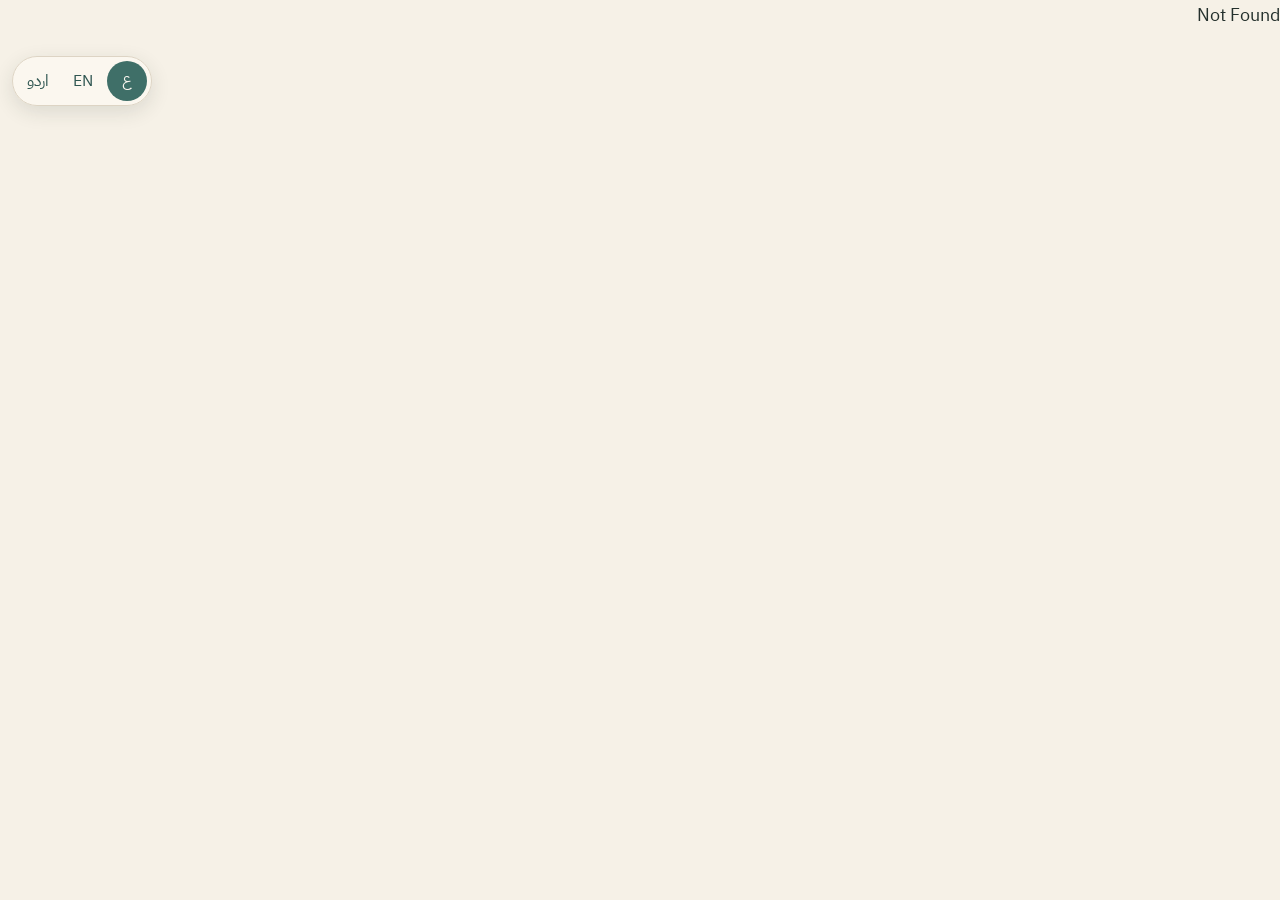
<file: index.html>
<!DOCTYPE html>
<html lang="ar" dir="rtl" class="antialiased">
<head>
<script src="/assets/i18n/boot.js"></script>
<meta charset="utf-8"/>
<meta name="viewport" content="width=device-width, initial-scale=1"/>
<title>رفيق — منصة رعاية مرضى السرطان ومرافقيهم</title>
<meta name="description" content="منصة تساعد مريض السرطان ومرافقيه على تنظيم الطعام والحركة والمتابعة والدعم النفسي في مكان واحد."/>
<meta name="theme-color" content="#3F6F68"/>
<meta property="og:title" content="رفيق"/>
<meta property="og:image" content="https://centercare.github.io/og.jpg"/>
<meta property="og:image:width" content="1200"/>
<meta property="og:image:height" content="630"/>
<meta name="twitter:card" content="summary_large_image"/>
<link rel="icon" type="image/svg+xml" href="/favicon.svg"/>
<link rel="stylesheet" href="/assets/styles-C-P40iMS.css"/>
<link rel="stylesheet" href="https://fonts.googleapis.com/css2?family=IBM+Plex+Sans+Arabic:wght@400;500;600;700&amp;display=swap"/>
<script>window["$_TSR"]=window["$_TSR"]||{buffer:[],initialized:!1,e:function(){},c:function(){},p:function(e){this.initialized?e():this.buffer.push(e)},h:function(){this.initialized=!0;var b=this.buffer.splice(0);for(var i=0;i<b.length;i++)b[i]()},router:{manifest:{routes:{}},matches:[]}};</script>
<script src="/assets/i18n/runtime.js" defer></script>
</head>
<body class="min-h-screen bg-ivory font-sans text-ink">
<div id="root"></div>
<script type="module" src="/assets/index-CDjhILkx5.js"></script>
</body>
</html>
</file>
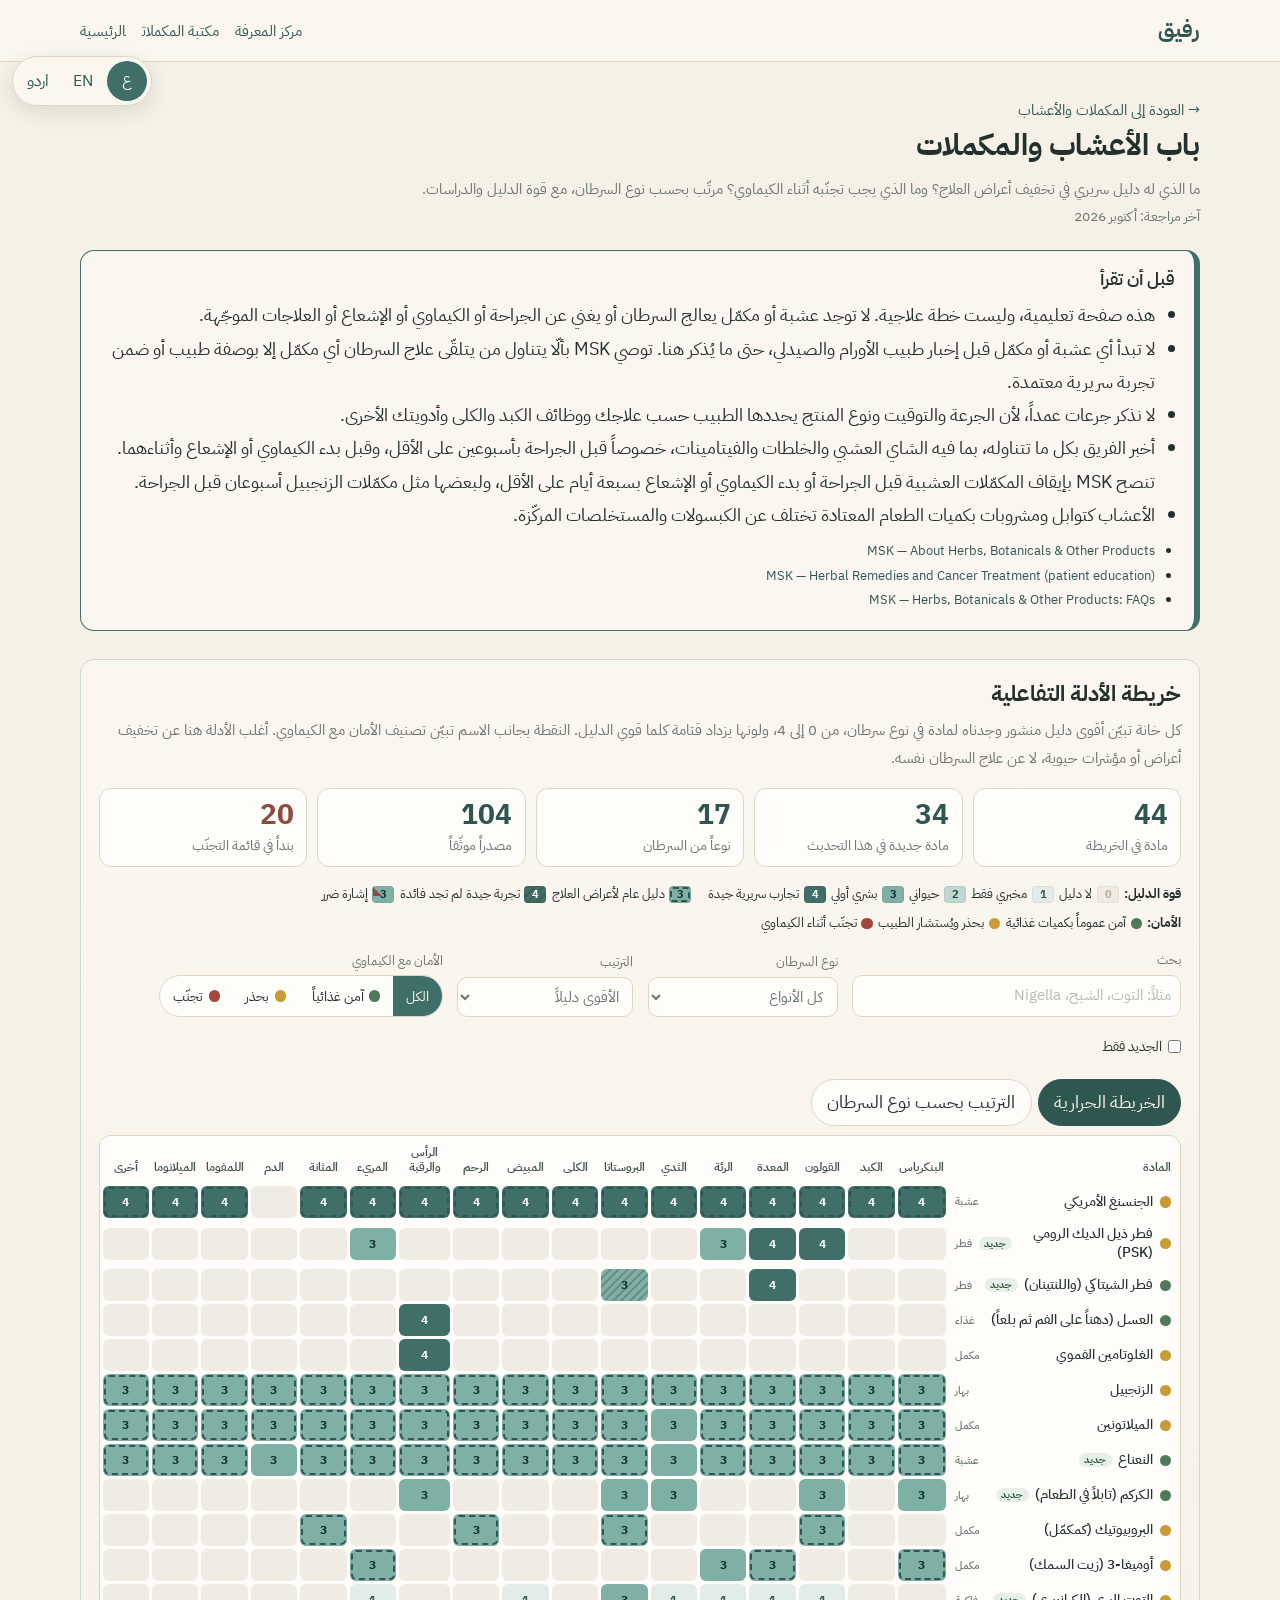
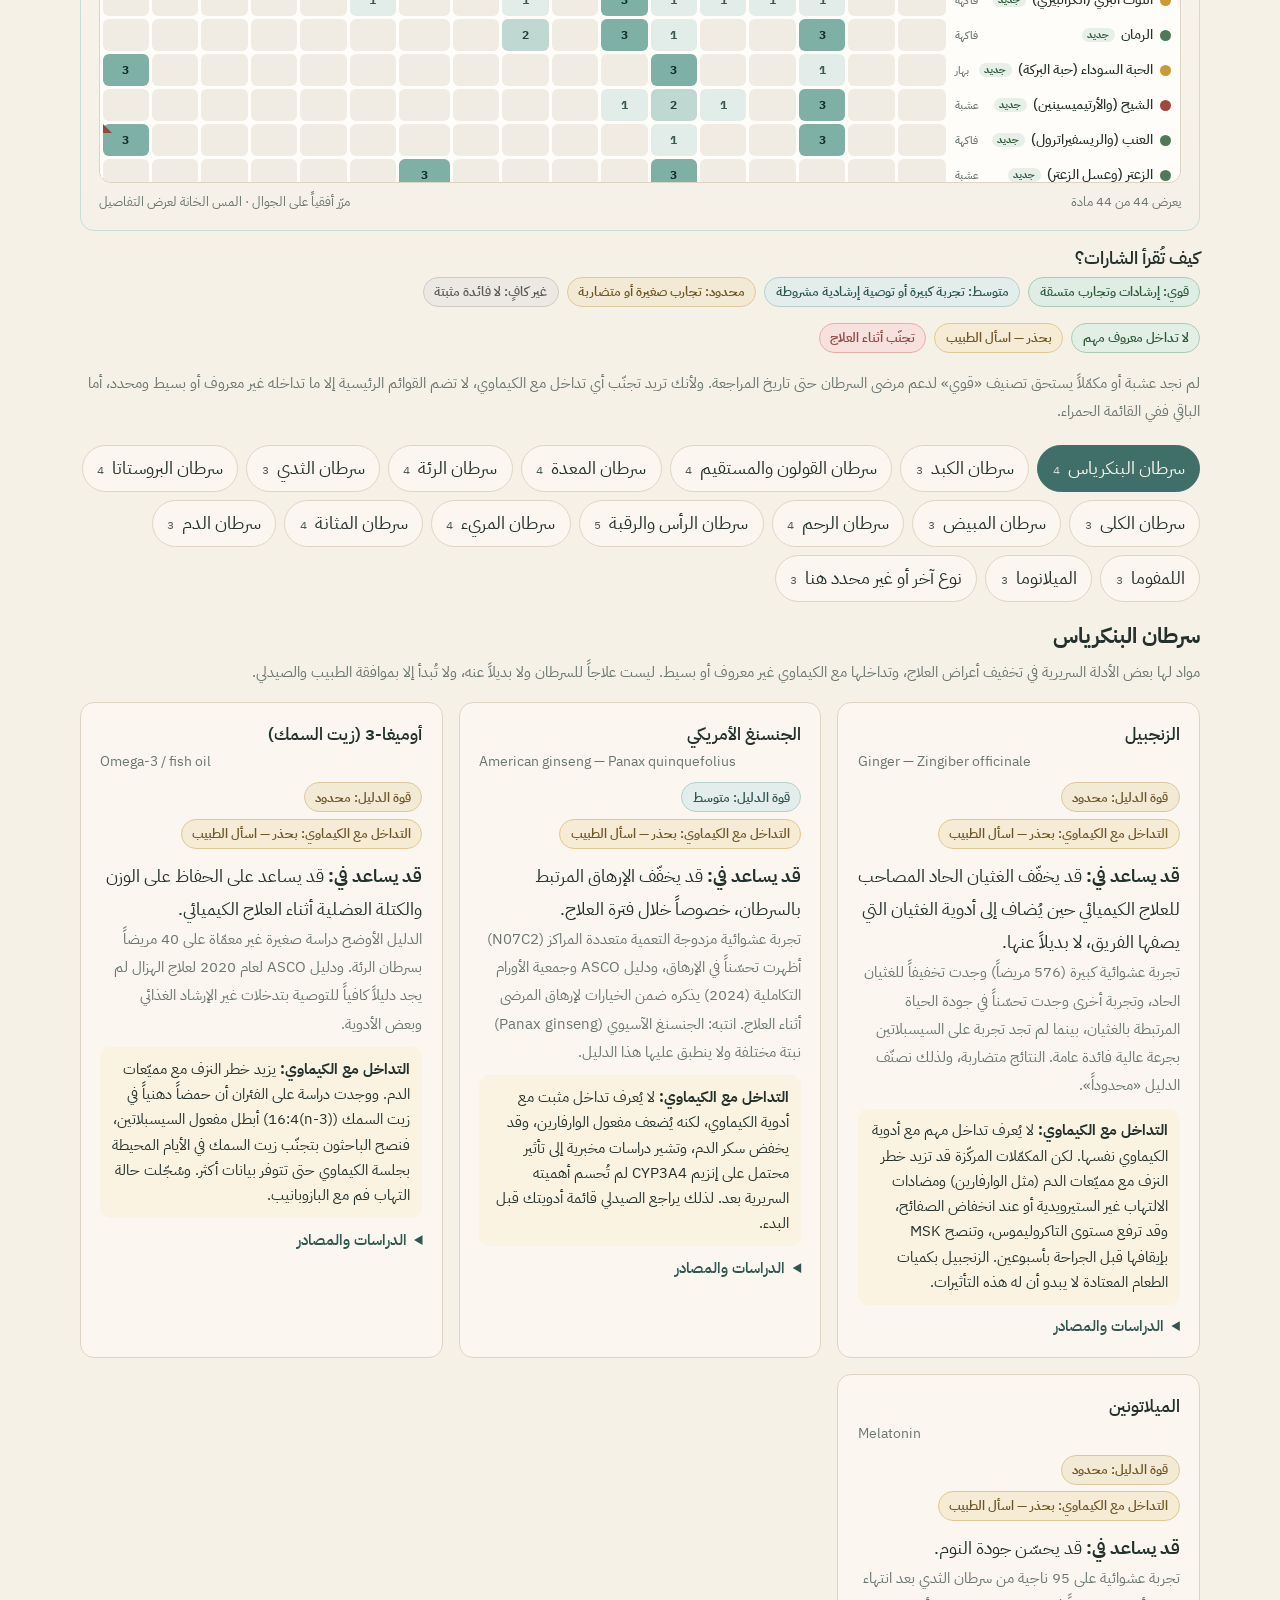
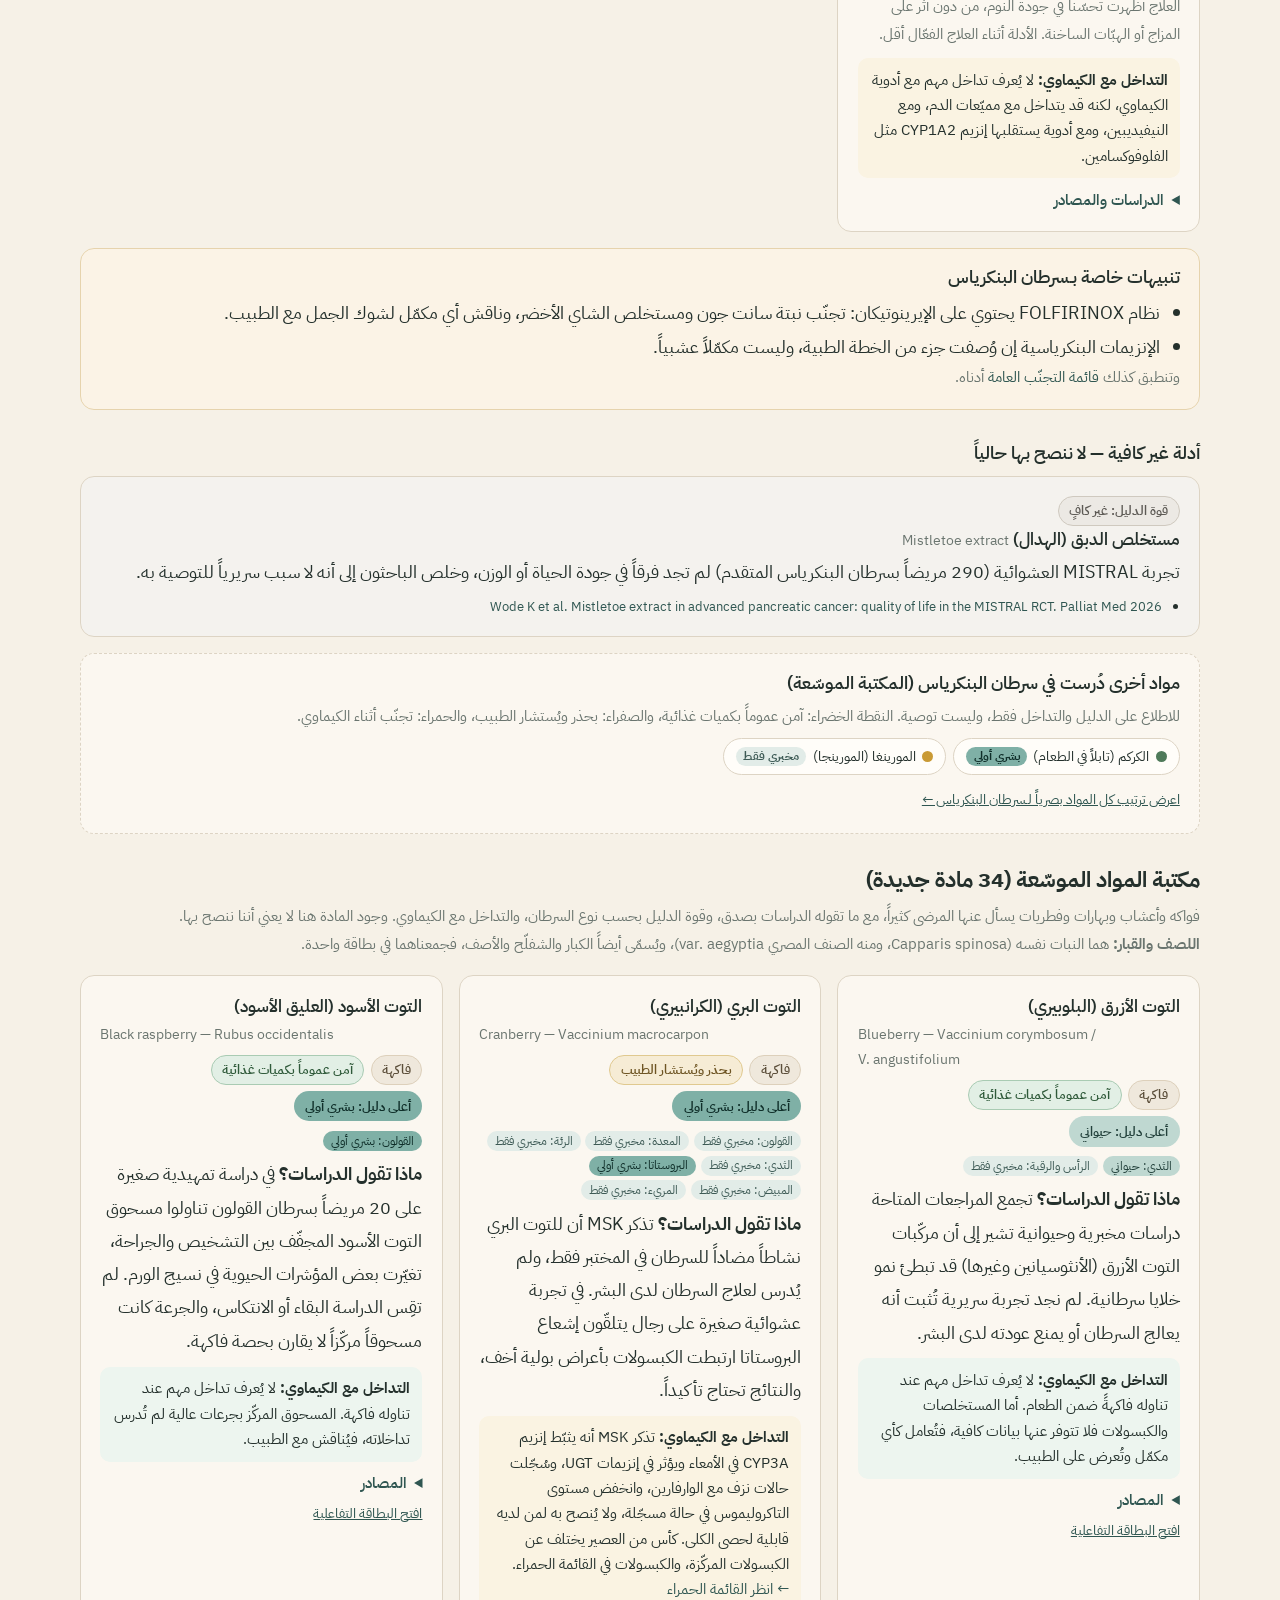
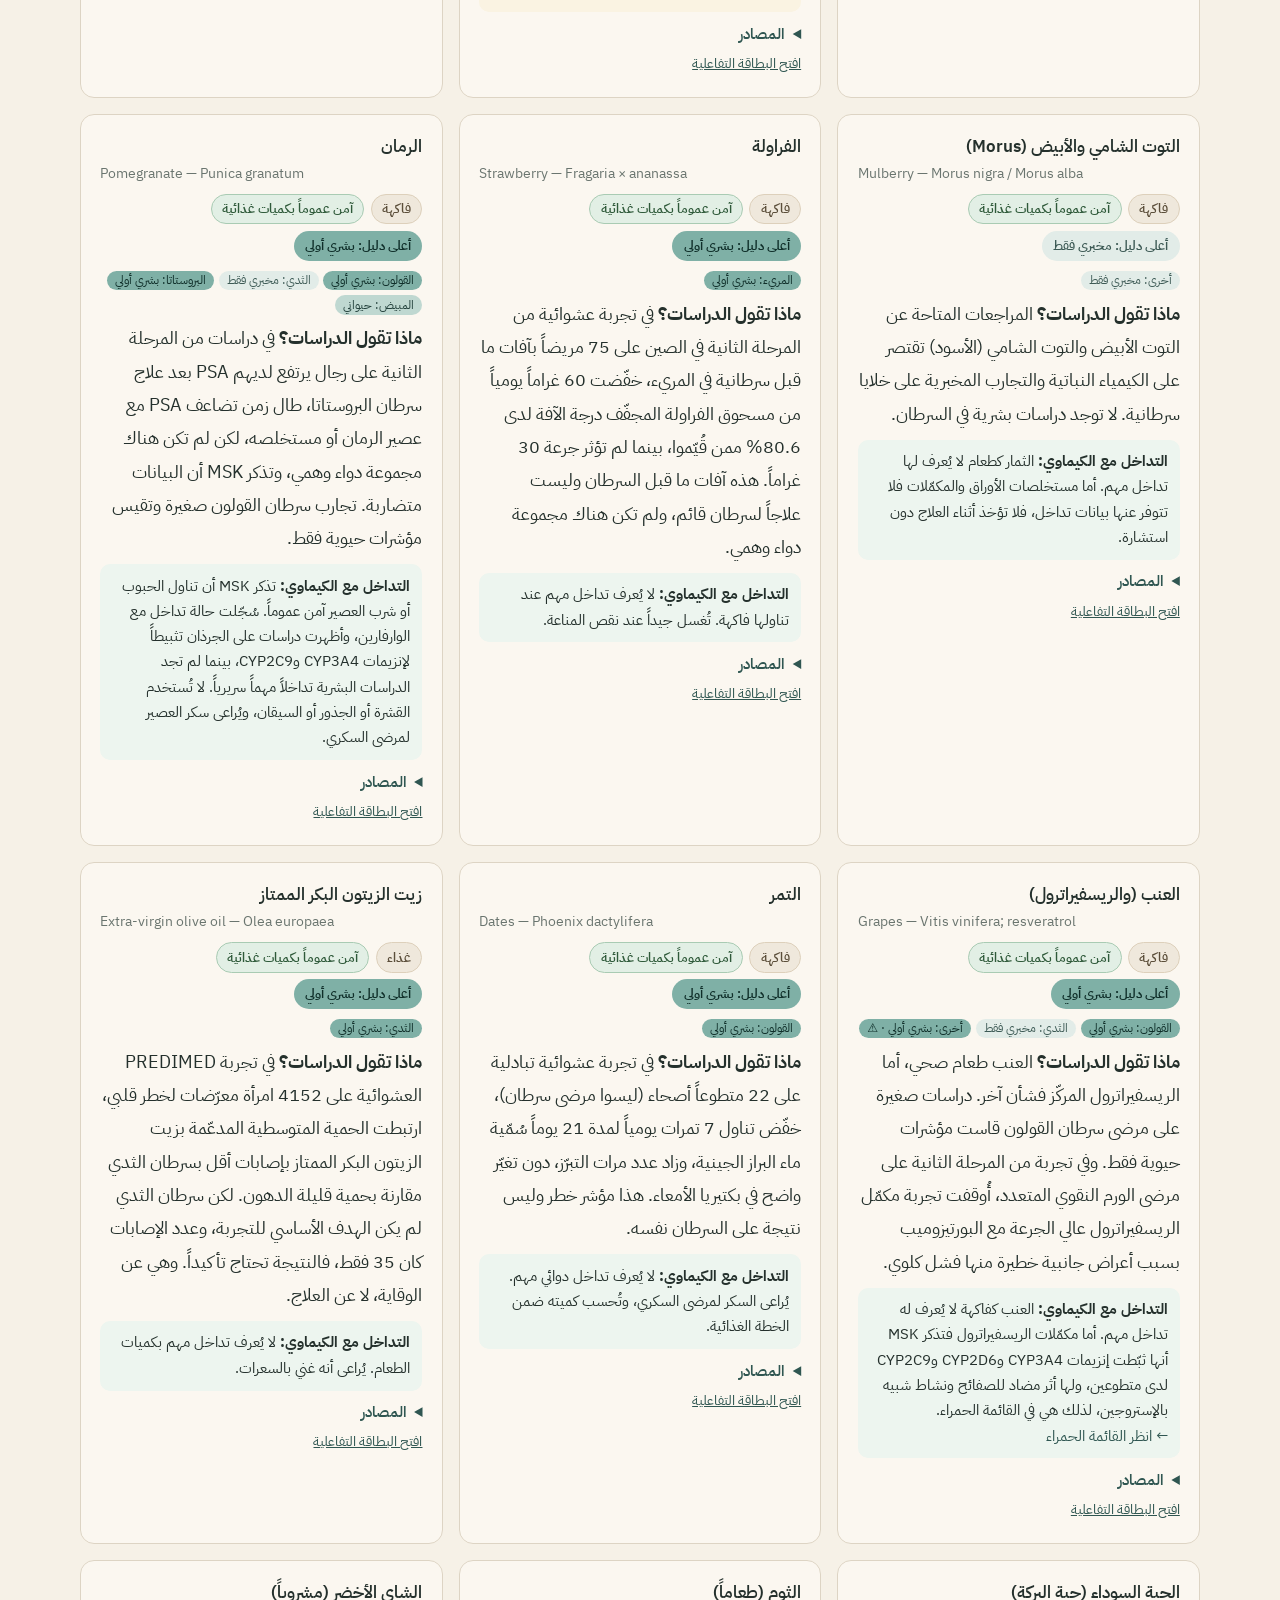
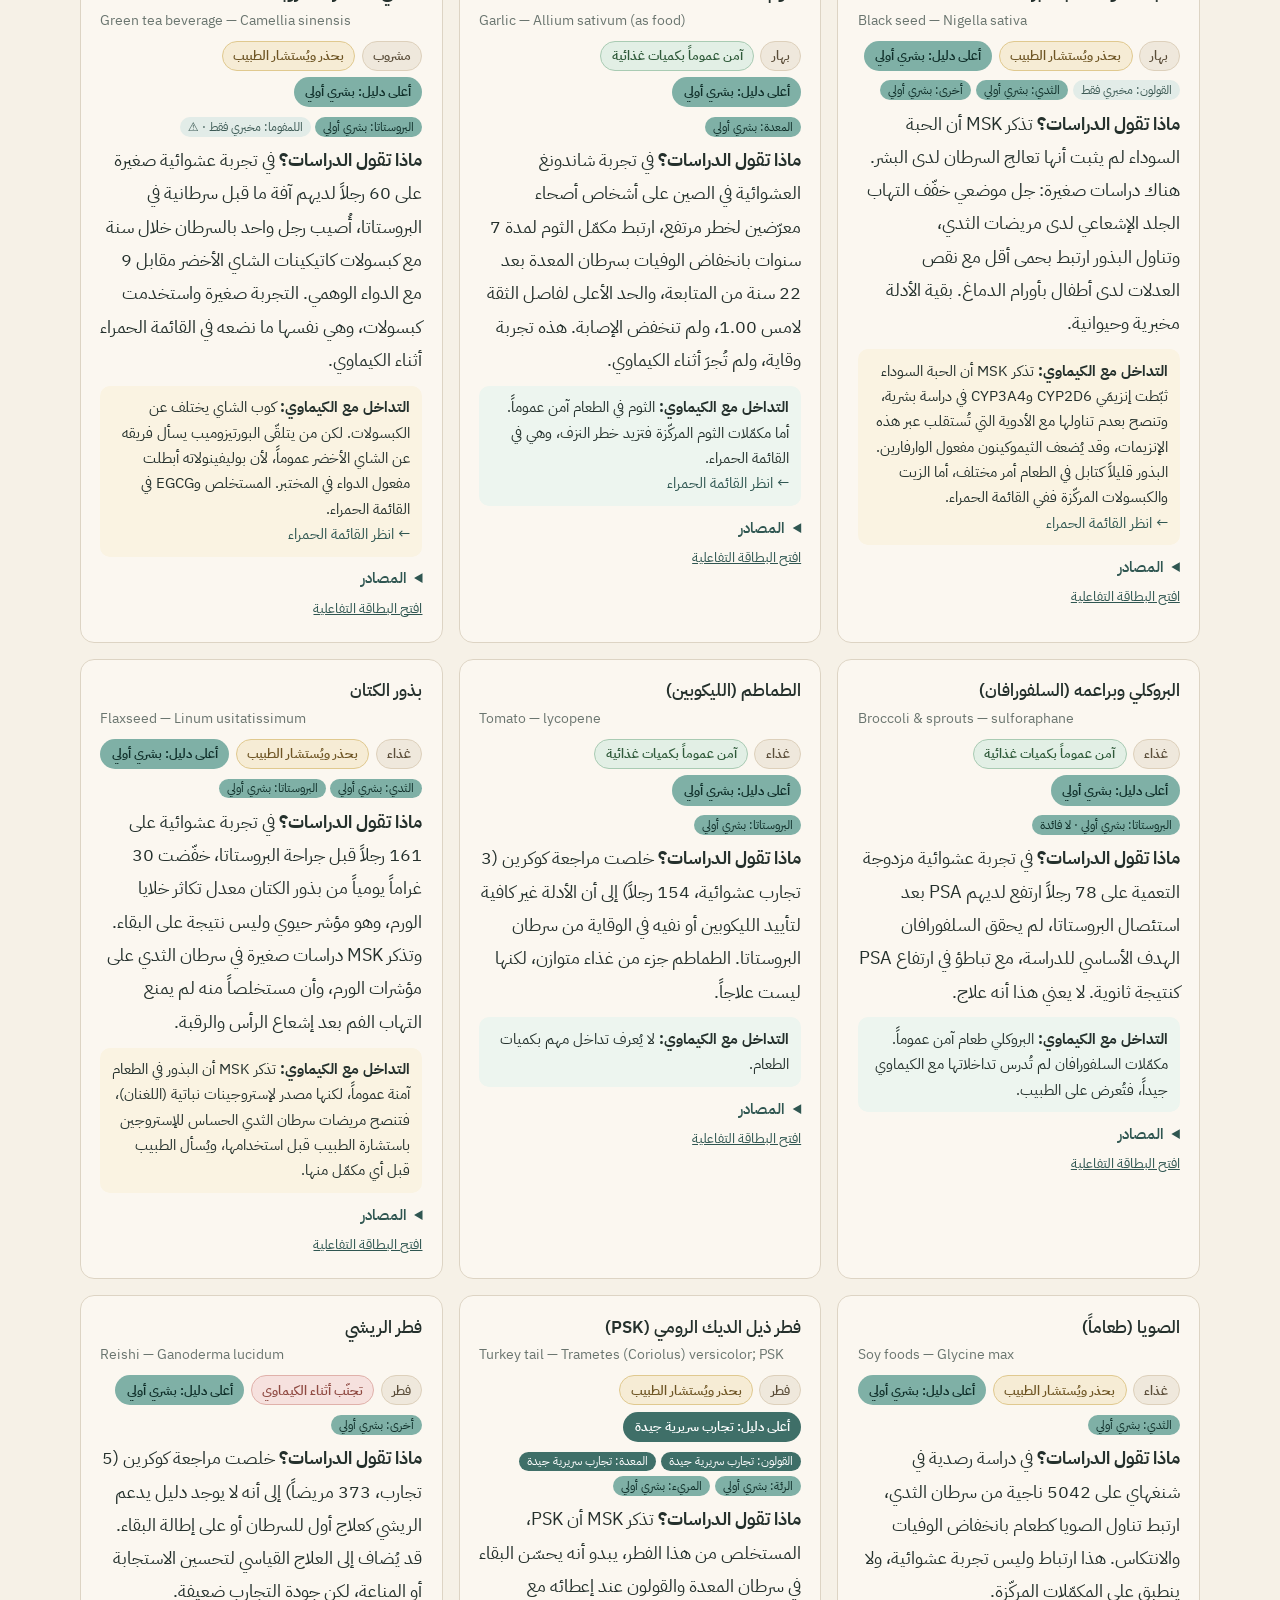
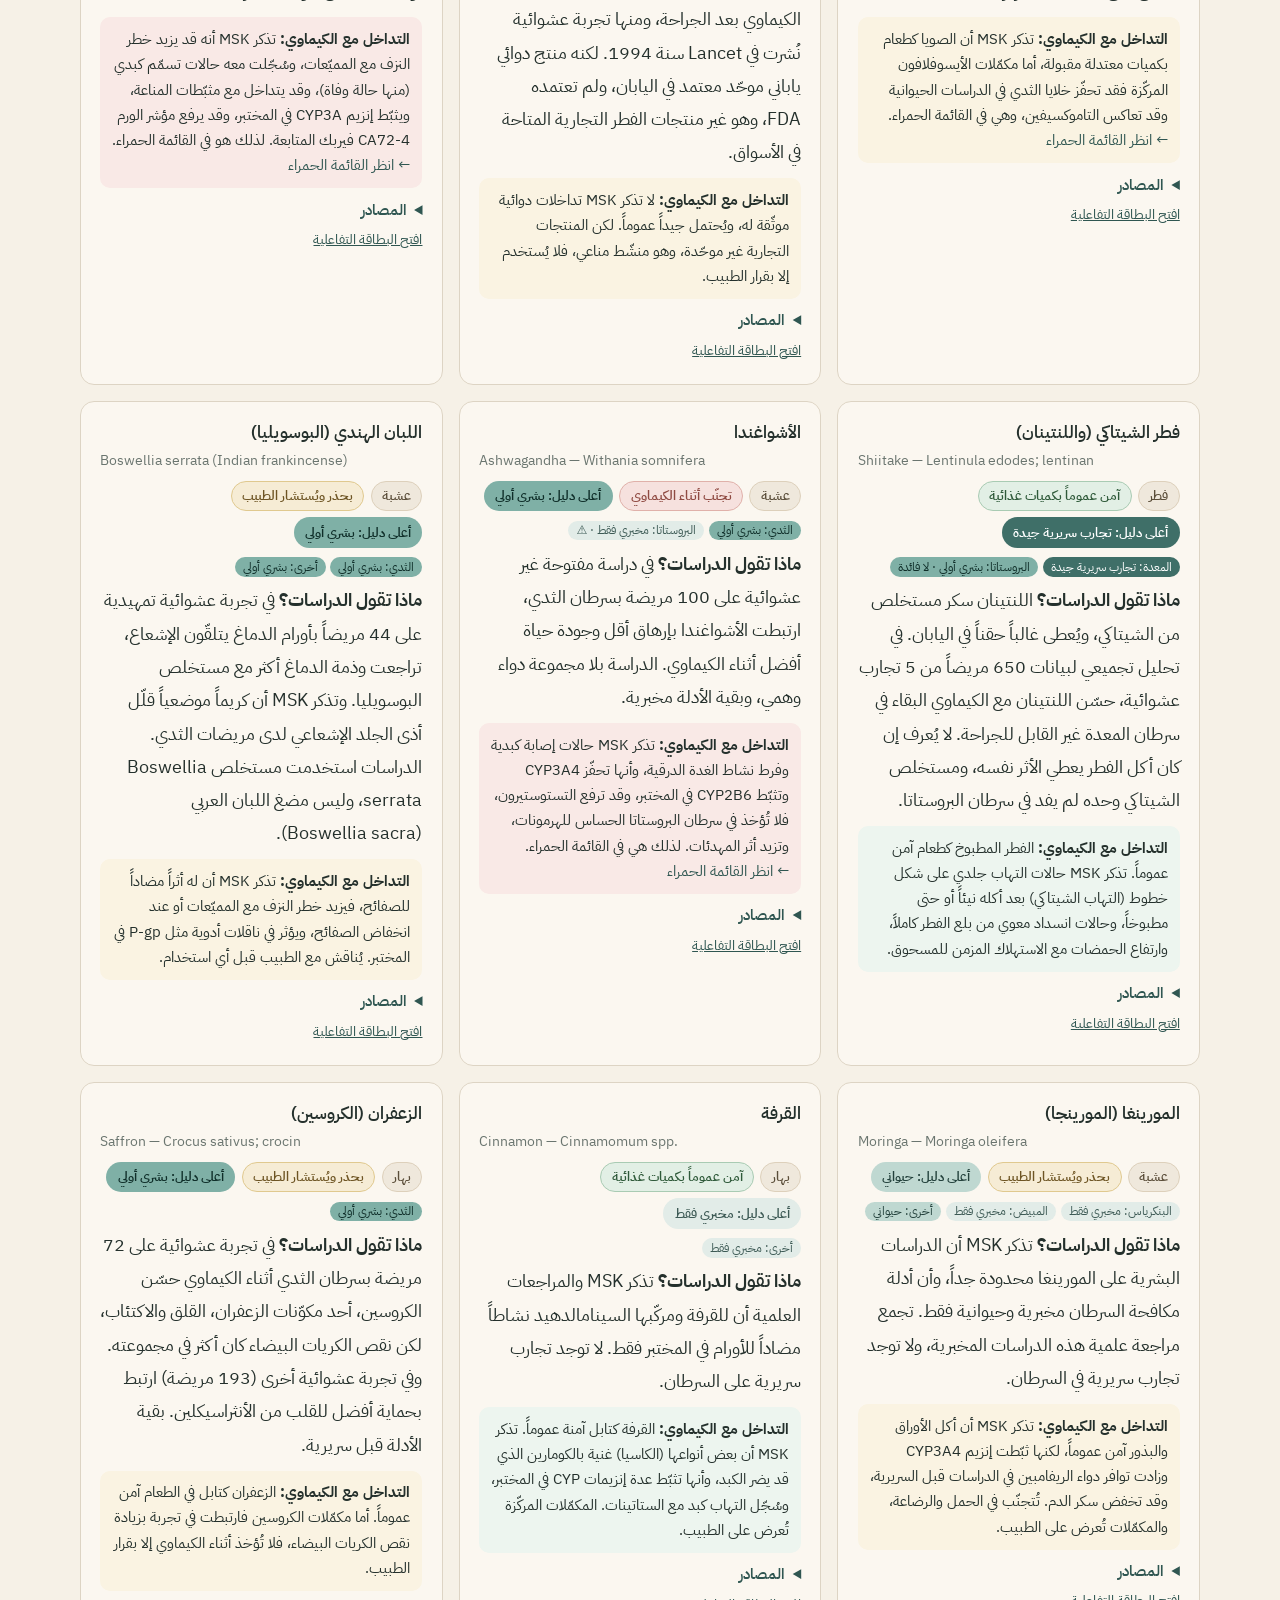
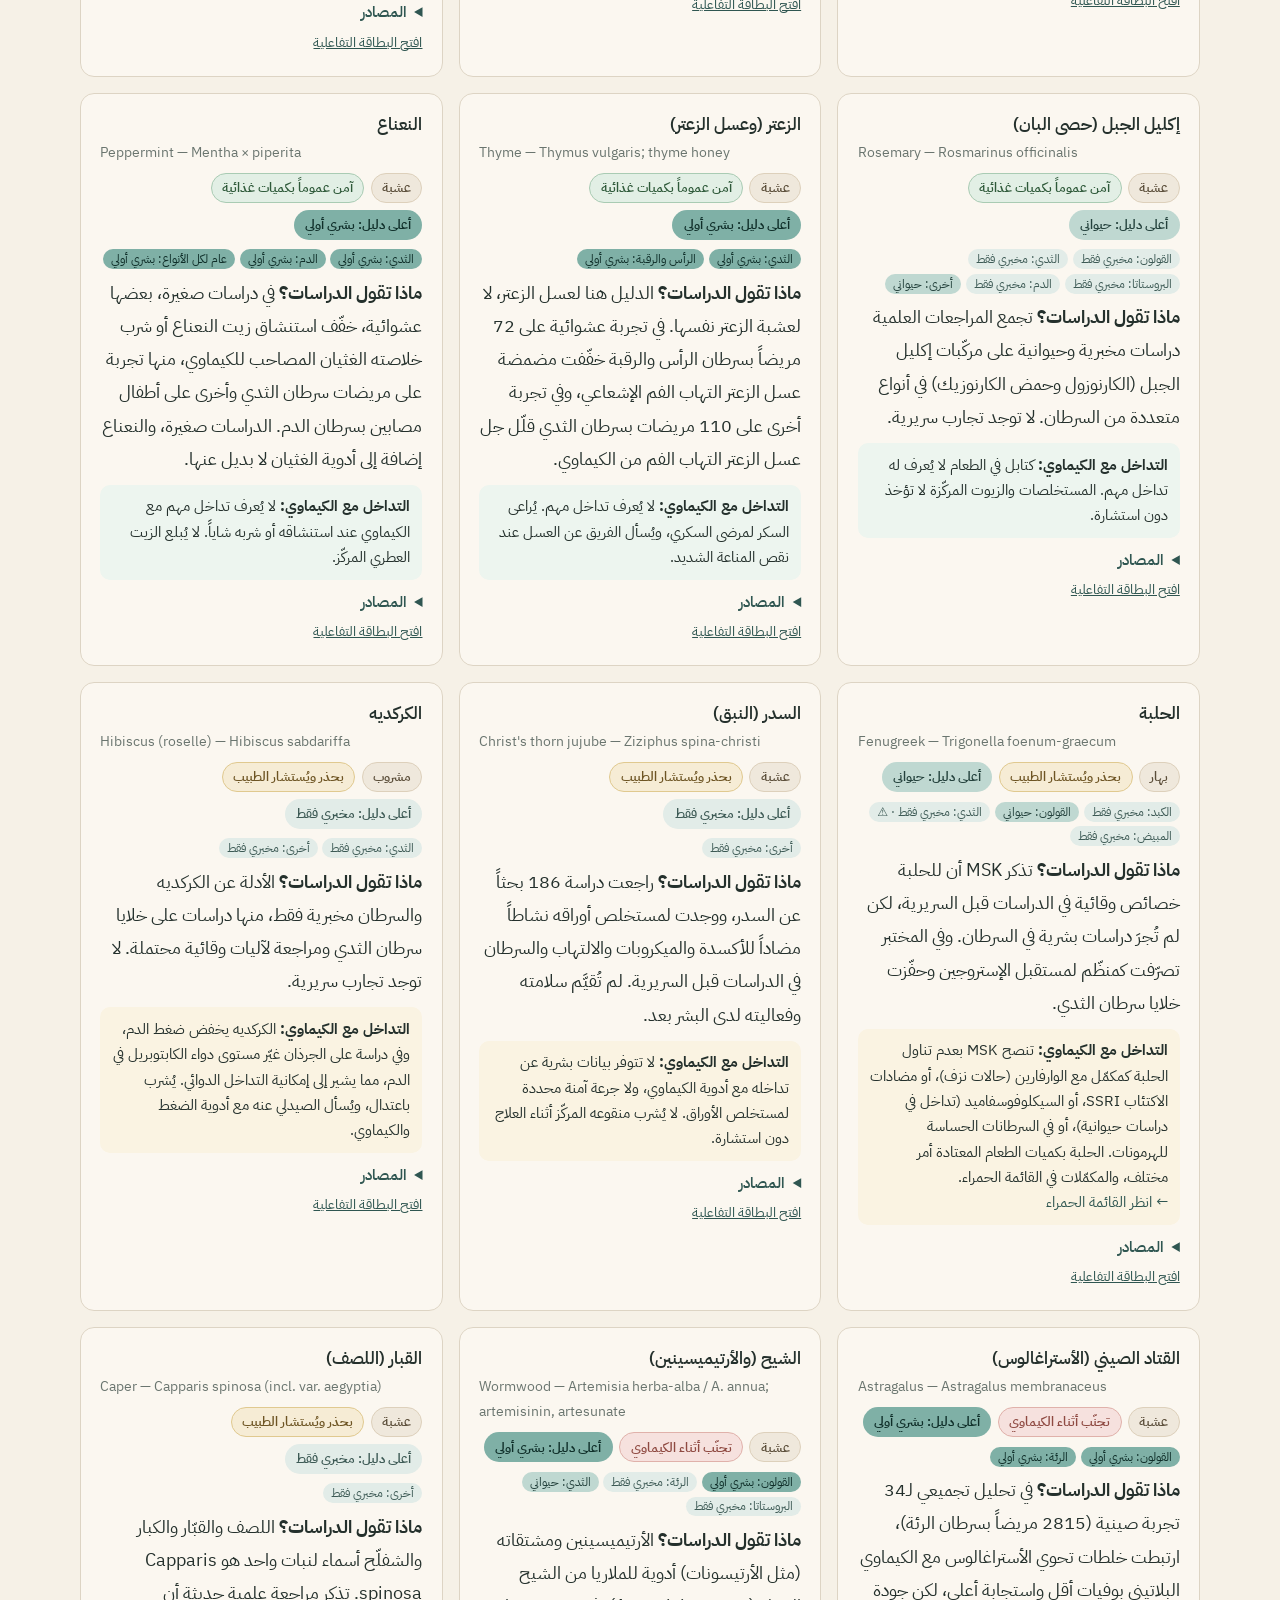
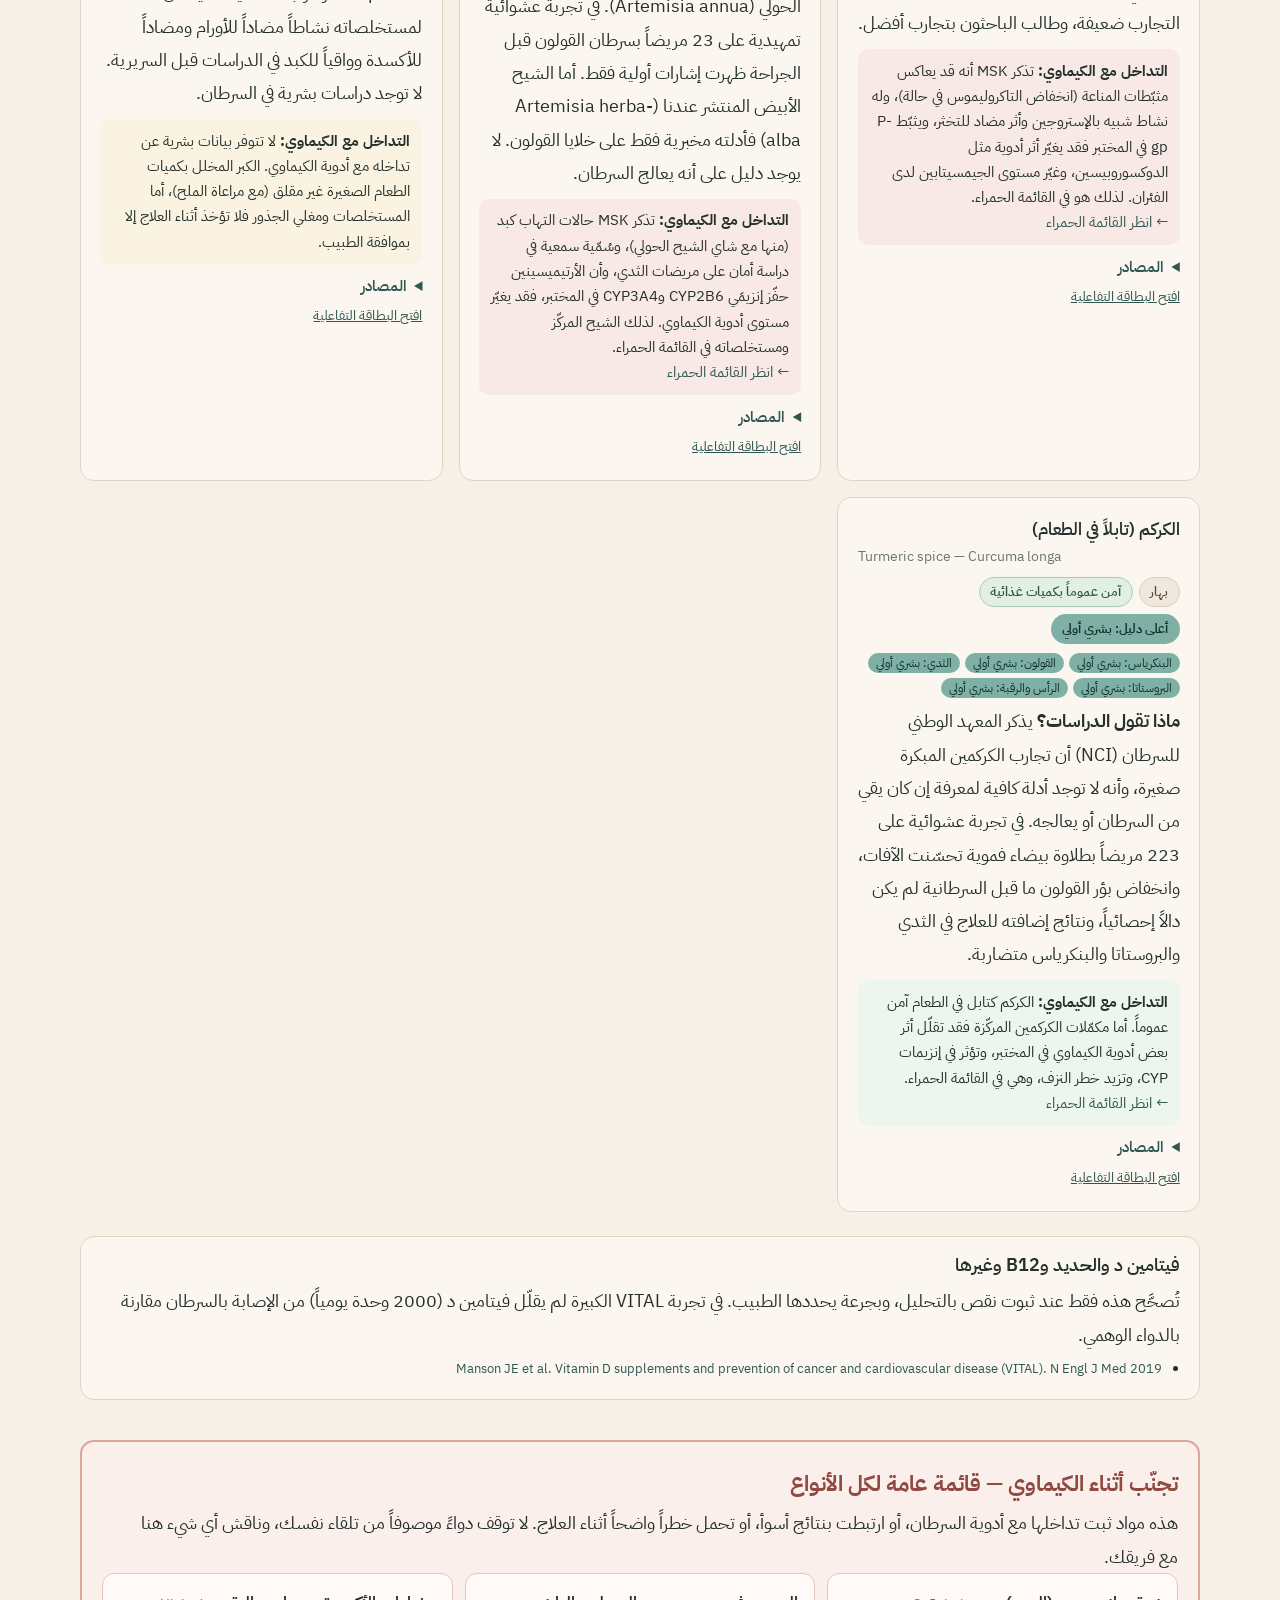
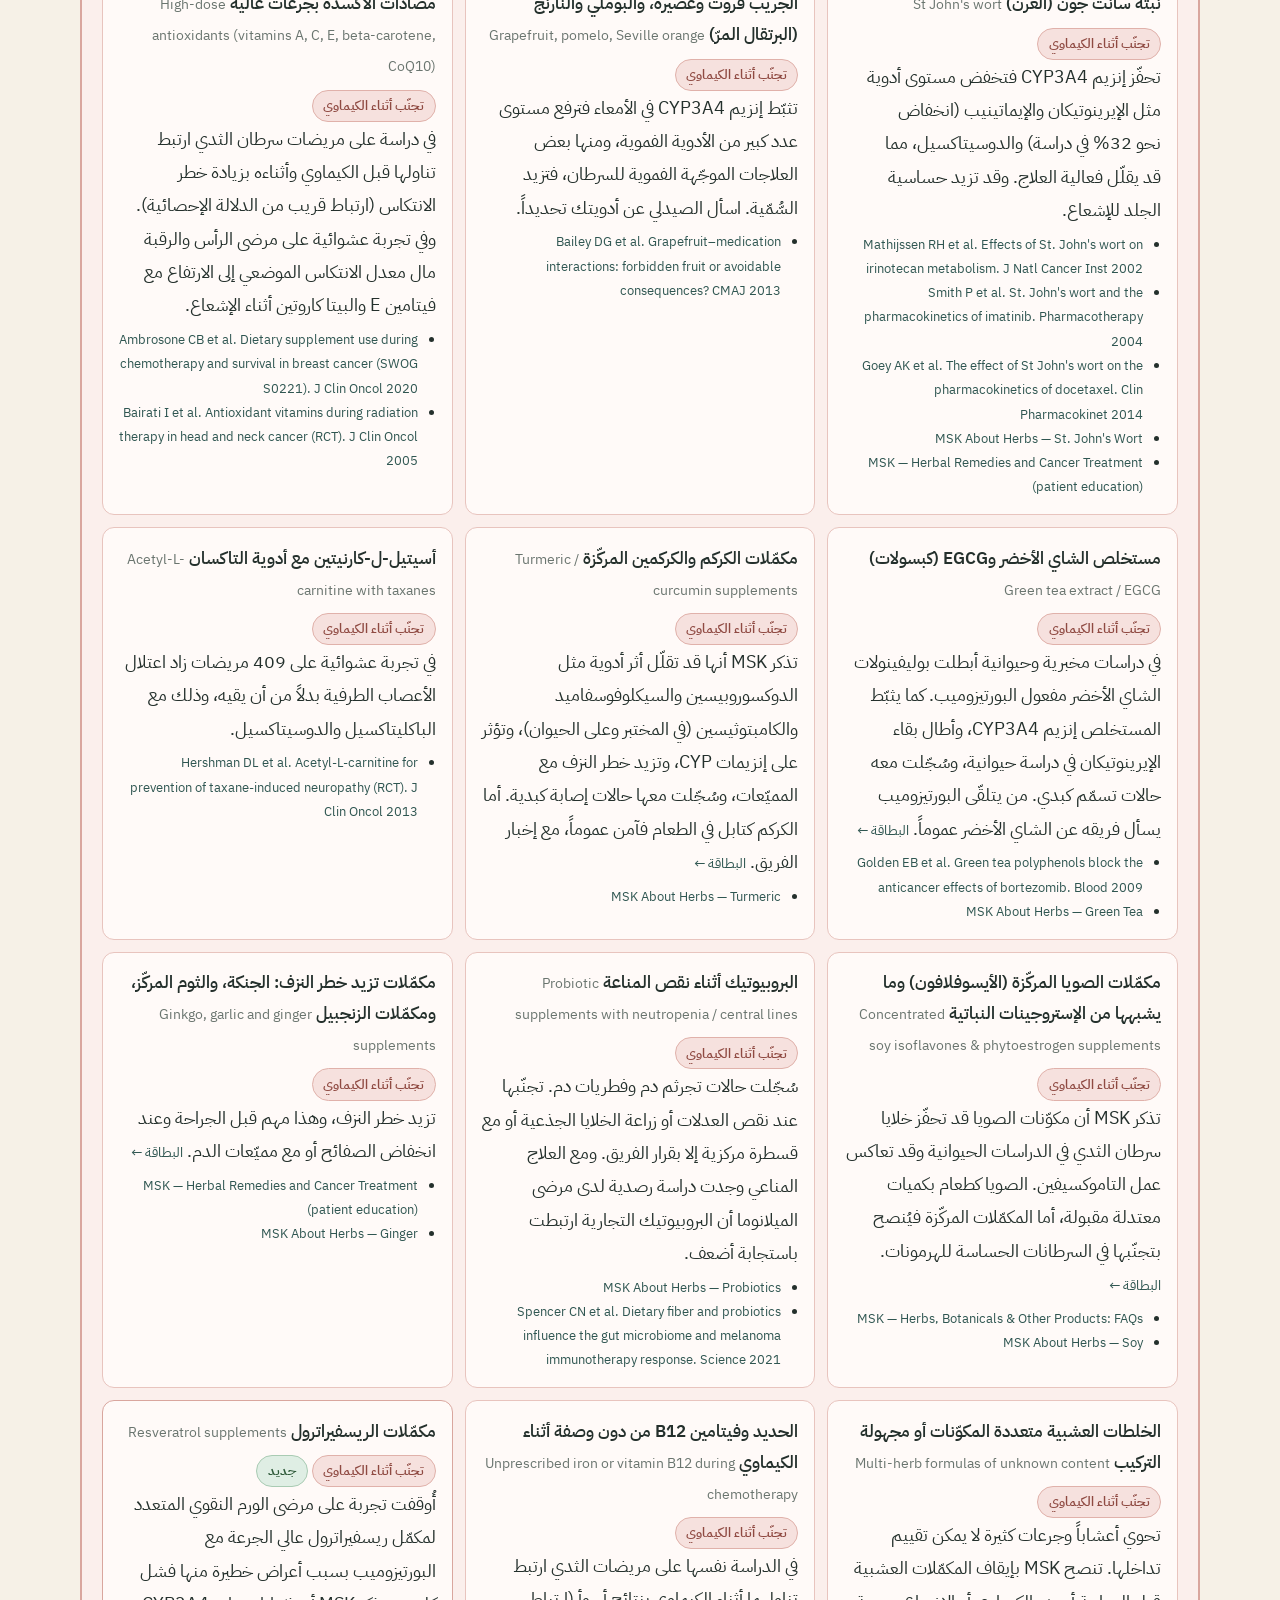
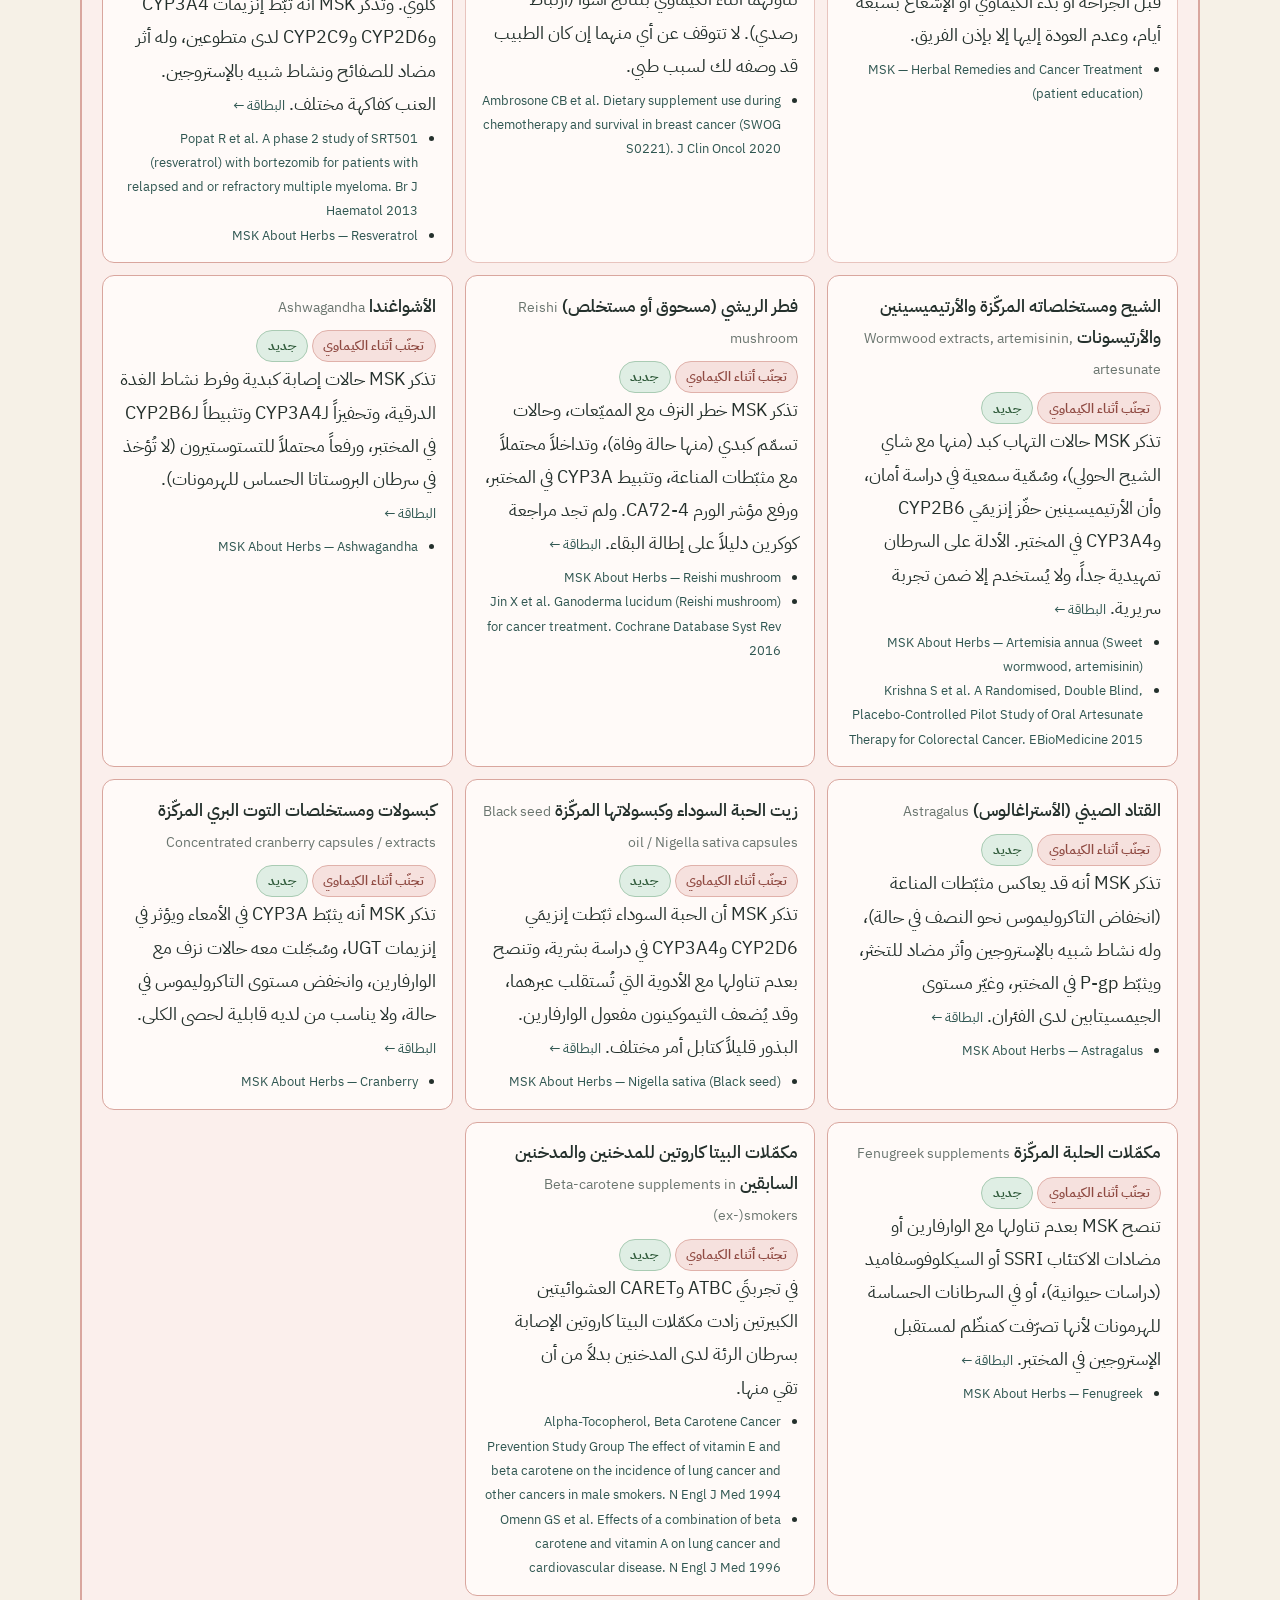
<file: herbs/index.html>
<!DOCTYPE html>
<html lang="ar" dir="rtl" class="antialiased">
<head>
<script src="/assets/i18n/boot.js"></script>
<meta charset="utf-8"/>
<meta name="viewport" content="width=device-width, initial-scale=1"/>
<title>باب الأعشاب والمكملات — رفيق</title>
<meta name="description" content="دليل تعليمي للأعشاب والفواكه والمكملات: خريطة تفاعلية لقوة الدليل بحسب نوع السرطان، والتداخل مع العلاج الكيميائي، وقائمة ما يُتجنّب، مع المصادر."/>
<meta name="theme-color" content="#3F6F68"/>
<link rel="icon" type="image/svg+xml" href="/favicon.svg"/>
<link rel="stylesheet" href="/assets/styles-C-P40iMS.css"/>
<link rel="stylesheet" href="https://fonts.googleapis.com/css2?family=IBM+Plex+Sans+Arabic:wght@400;500;600;700&amp;display=swap"/>
<style>
.hz{--t:#3f6f68;--td:#2f5651;--line:#ddd4c4;--paper:#fbf7f0;--muted:#6a756f;--sand:#e8dcc8;--danger:#8f4a42;--warn:#9a7b3c;--good:#4f7a5a}
.hz a{color:var(--td)}
.hz .top{position:sticky;top:0;z-index:20;background:rgba(251,247,240,.95);border-bottom:1px solid var(--line);backdrop-filter:blur(6px)}
.hz .top .in{max-width:72rem;margin:0 auto;padding:.75rem 1rem;display:flex;align-items:center;justify-content:space-between;gap:1rem}
.hz .logo{font-weight:700;font-size:1.35rem;color:var(--td);text-decoration:none}
.hz .nav a{text-decoration:none;font-size:.95rem;margin-inline-start:1rem}
.hz main{max-width:72rem;margin:0 auto;padding:2rem 1rem 6rem}
.hz h1{font-size:1.9rem;font-weight:700;line-height:1.4;margin:0 0 .5rem}
.hz h2{font-size:1.4rem;font-weight:700;margin:.5rem 0}
.hz h3{font-size:1.1rem;font-weight:600;margin:0 0 .5rem}
.hz h3.sub{margin:2rem 0 .75rem}
.hz h4{font-size:1.05rem;font-weight:600;margin:0}
.hz p,.hz li{line-height:1.85}
.hz .muted{color:var(--muted);font-size:.95rem}
.hz .card{background:var(--paper);border:1px solid var(--line);border-radius:14px;padding:1.1rem 1.2rem}
.hz .notice{border-color:var(--t);border-inline-start:6px solid var(--t);margin:1.25rem 0}
.hz .notice ul{margin:.5rem 0 0;padding-inline-start:1.25rem;list-style:disc}
.hz .meta{font-size:.9rem;color:var(--muted)}
.hz .legend{display:flex;flex-wrap:wrap;gap:.5rem;margin:.5rem 0 1rem}
.hz .b{display:inline-block;font-size:.8rem;font-weight:600;border-radius:999px;padding:.2rem .65rem;border:1px solid transparent}
.hz .ev-strong{background:#dfeee4;color:#2f5a3a;border-color:#a9cbb3}
.hz .ev-moderate{background:#e3eeec;color:var(--td);border-color:#b5cfca}
.hz .ev-limited{background:#f3ead6;color:#6e5524;border-color:#dcc89c}
.hz .ev-insufficient{background:#ece9e4;color:#5d5a55;border-color:#cfc9bf}
.hz .ch-none{background:#e2efe5;color:#2f5a3a;border-color:#a9cbb3}
.hz .ch-caution{background:#f6ecd5;color:#6e5524;border-color:#e0c98f}
.hz .ch-avoid{background:#f6e1de;color:var(--danger);border-color:#e0b1aa}
.hz .tabs{display:flex;flex-wrap:wrap;gap:.5rem;margin:1.25rem 0}
.hz .tab{font:inherit;cursor:pointer;border:1px solid var(--line);background:var(--paper);color:inherit;border-radius:999px;padding:.45rem .9rem;min-height:2.5rem}
.hz .tab:hover{border-color:var(--t)}
.hz .tab[aria-selected=true]{background:var(--t);border-color:var(--t);color:#fbf7f0}
.hz .tab .cnt{font-size:.75rem;opacity:.8;margin-inline-start:.25rem}
.hz .grid{display:grid;gap:1rem;grid-template-columns:repeat(auto-fill,minmax(19rem,1fr));margin-top:1rem}
.hz .item header{margin-bottom:.5rem}
.hz .en{color:var(--muted);font-size:.85rem;font-weight:400}
.hz .badges{display:flex;flex-wrap:wrap;gap:.4rem;margin-bottom:.6rem}
.hz .inter{border-radius:10px;padding:.6rem .75rem;font-size:.93rem;margin:.6rem 0}
.hz .inter-none{background:#edf5ef} .hz .inter-caution{background:#faf3e2} .hz .inter-avoid{background:#f9e9e6}
.hz details summary{cursor:pointer;color:var(--td);font-weight:600;font-size:.93rem}
.hz .refs{margin:.4rem 0 0;padding-inline-start:1.1rem;list-style:disc;font-size:.82rem;text-align:start}
.hz .refs a{word-break:break-word}
.hz .warnbox{margin-top:1rem;background:#fbf3e6;border-color:#e6d3ad}
.hz .warnbox ul{padding-inline-start:1.25rem;list-style:disc;margin:0}
.hz .insuff{margin-top:.75rem;background:#f4f2ee}
.hz .avoid{margin-top:2.5rem;border:2px solid #d9a69e;background:#fbefec;border-radius:14px;padding:1.25rem}
.hz .avoid h2{color:var(--danger)}
.hz .avoid>ul{list-style:none;padding:0;margin:0;display:grid;gap:.75rem;grid-template-columns:repeat(auto-fill,minmax(20rem,1fr))}
.hz .avoid-item{background:#fffaf8;border:1px solid #e8c4be;border-radius:12px;padding:.9rem 1rem}
.hz .avoid-item h4{margin-bottom:.35rem}
.hz .sources{margin-top:2.5rem}
.hz .sources ol{padding-inline-start:1.5rem;font-size:.85rem}
.hz .sources li{line-height:1.7}
.hz .back{display:inline-flex;align-items:center;gap:.35rem;text-decoration:none;font-size:.95rem}
@media (max-width:640px){.hz h1{font-size:1.5rem} .hz .nav a.hide-sm{display:none}}

.hz .atlas{margin:1.75rem 0 1rem;padding:1.25rem 1.1rem 1rem;border-color:#c9dcd6;background:linear-gradient(180deg,#fbf7f0 0%,#f5f1e8 100%)}
.hz .atlas h2{margin-top:0}
.hz .ctrs{display:grid;grid-template-columns:repeat(auto-fit,minmax(8.5rem,1fr));gap:.6rem;margin:1rem 0}
.hz .ctr{background:#fffdf9;border:1px solid var(--line);border-radius:12px;padding:.6rem .8rem;display:flex;flex-direction:column;gap:.1rem;transition:transform .25s ease,box-shadow .25s ease}
.hz .ctr:hover{transform:translateY(-2px);box-shadow:0 6px 18px rgba(47,86,81,.08)}
.hz .ctr b{font-size:1.75rem;font-weight:700;color:var(--td);line-height:1.2;font-variant-numeric:tabular-nums}
.hz .ctr span{font-size:.85rem;color:var(--muted)}
.hz .ctr.red b{color:var(--danger)}
.hz .lgd{display:flex;flex-wrap:wrap;gap:.4rem 1.1rem;align-items:center;font-size:.83rem;margin:.25rem 0 .9rem}
.hz .lgd .grp{display:flex;flex-wrap:wrap;gap:.35rem;align-items:center}
.hz .lgd .sw{display:inline-flex;align-items:center;gap:.3rem}
.hz .lgd .sq{width:1.35rem;height:1.05rem;border-radius:4px;display:inline-block;border:1px solid rgba(0,0,0,.06);font-size:.7rem;text-align:center;line-height:1.05rem;font-weight:700}
.hz .l0{background:#f1ece3;color:#b5ab9b}.hz .l1{background:#e2ece8;color:#3d5a55}.hz .l2{background:#bfd8d1;color:#23413c}.hz .l3{background:#7fb0a6;color:#0f2e29}.hz .l4{background:#3f6f68;color:#fff}
.hz .sq.gen,.hz .c.gen{outline:2px dashed #2f5651;outline-offset:-3px}
.hz .sq.neg,.hz .c.neg,.hz .bar.neg{background-image:repeating-linear-gradient(135deg,rgba(60,50,40,.28) 0 2px,transparent 2px 6px)}
.hz .sq.harm,.hz .c.harm{position:relative}
.hz .sq.harm::after,.hz .c.harm::after{content:"";position:absolute;top:0;inset-inline-end:0;border-style:solid;border-width:0 0 9px 9px;border-color:transparent transparent var(--danger) transparent;transform:scaleX(-1)}
.hz .dot{display:inline-block;width:.7rem;height:.7rem;border-radius:50%;flex:none;vertical-align:middle}
.hz .sf-safe{background:#4f7a5a}.hz .sf-caution{background:#c99a35}.hz .sf-avoid{background:#a3473d}
.hz .ctl{display:flex;flex-wrap:wrap;gap:.6rem .9rem;align-items:flex-end;margin:.25rem 0 .75rem}
.hz .ctl label{display:flex;flex-direction:column;gap:.2rem;font-size:.82rem;color:var(--muted)}
.hz .ctl input[type=search],.hz .ctl select,.hz .bars-head select{font:inherit;font-size:.95rem;color:inherit;background:#fffdf9;border:1px solid var(--line);border-radius:10px;padding:.45rem .6rem;min-height:2.5rem;min-width:11rem}
.hz .ctl input[type=search]:focus,.hz .ctl select:focus{outline:2px solid var(--t);outline-offset:1px}
.hz .seg{display:inline-flex;flex-wrap:wrap;border:1px solid var(--line);border-radius:999px;overflow:hidden;background:#fffdf9}
.hz .seg button{font:inherit;font-size:.85rem;border:0;background:transparent;color:inherit;padding:.5rem .8rem;min-height:2.5rem;cursor:pointer;display:inline-flex;gap:.35rem;align-items:center;transition:background .2s,color .2s}
.hz .seg button[aria-pressed=true]{background:var(--t);color:#fbf7f0}
.hz .ctl .chk{flex-direction:row;align-items:center;gap:.4rem;font-size:.9rem;color:inherit;min-height:2.5rem}
.hz .views{display:flex;gap:.4rem;margin:.5rem 0 .6rem;flex-wrap:wrap}
.hz .views button{font:inherit;cursor:pointer;border:1px solid var(--line);background:#fffdf9;color:inherit;border-radius:999px;padding:.45rem .95rem;min-height:2.5rem;transition:background .2s,color .2s,border-color .2s}
.hz .views button[aria-selected=true]{background:var(--td);border-color:var(--td);color:#fbf7f0}
.hz .hm-wrap{overflow:auto;max-height:72vh;border:1px solid var(--line);border-radius:12px;background:#fffdf9;-webkit-overflow-scrolling:touch}
.hz table.hm{border-collapse:separate;border-spacing:3px;min-width:100%;font-size:.8rem}
.hz .hm thead th{position:sticky;top:0;z-index:3;background:#fffdf9;font-weight:600;font-size:.74rem;line-height:1.25;padding:.35rem .1rem;min-width:2.9rem;max-width:3.6rem;vertical-align:bottom;text-align:center;color:#40514c;transition:background .2s,color .2s}
.hz .hm thead th.corner{inset-inline-start:0;z-index:5;text-align:start;min-width:9.5rem;max-width:none;padding-inline-start:.4rem}
.hz .hm thead th.on{background:var(--t);color:#fff;border-radius:6px}
.hz .hm tbody th{position:sticky;inset-inline-start:0;z-index:2;background:#fffdf9;text-align:start;font-weight:500;padding:0;min-width:9.5rem}
.hz .hm .nm{font:inherit;font-size:.86rem;display:flex;align-items:center;gap:.4rem;width:100%;text-align:start;background:none;border:0;color:inherit;cursor:pointer;padding:.25rem .4rem;border-radius:8px;line-height:1.35}
.hz .hm .nm:hover,.hz .hm .nm:focus-visible{background:#eef4f2}
.hz .hm .nm small{color:var(--muted);font-size:.7rem;margin-inline-start:auto;white-space:nowrap}
.hz .hm .nm .nw{font-size:.62rem;background:#e7efe9;color:#2f5a3a;border-radius:999px;padding:0 .35rem;font-weight:700}
.hz .hm td{padding:0}
.hz .c{font:inherit;font-size:.74rem;font-weight:700;display:block;width:100%;min-width:2.6rem;height:2rem;border:0;border-radius:6px;cursor:pointer;transition:transform .15s ease,box-shadow .15s ease,opacity .25s;font-variant-numeric:tabular-nums}
.hz .c:hover,.hz .c:focus-visible{transform:scale(1.12);box-shadow:0 2px 8px rgba(0,0,0,.18);z-index:1;position:relative;outline:2px solid #1d3b37;outline-offset:0}
.hz .c.l0{cursor:default;color:transparent}
.hz .hm.colsel td:not(.on) .c{opacity:.35}
.hz .hm tbody tr{transition:opacity .3s}
.hz .hm-foot{display:flex;flex-wrap:wrap;justify-content:space-between;gap:.5rem;margin-top:.5rem;font-size:.82rem;color:var(--muted)}
.hz .bars-head{display:flex;flex-wrap:wrap;gap:.75rem;align-items:center;margin-bottom:.6rem}
.hz .bars-head label{display:flex;gap:.5rem;align-items:center;font-size:.9rem}
.hz ol.bars{list-style:none;margin:0;padding:0;display:grid;gap:.4rem}
.hz .brow{display:grid;grid-template-columns:minmax(8rem,13rem) 1fr;gap:.6rem;align-items:center;width:100%;font:inherit;text-align:start;background:none;border:0;color:inherit;cursor:pointer;padding:.15rem .25rem;border-radius:8px}
.hz .brow:hover,.hz .brow:focus-visible{background:#eef4f2}
.hz .brow .bn{font-size:.9rem;display:flex;align-items:center;gap:.4rem;line-height:1.3}
.hz .track{position:relative;height:1.9rem;background:#f1ece3;border-radius:8px;overflow:hidden}
.hz .bar{position:absolute;inset-block:0;inset-inline-start:0;width:0;border-radius:8px;transition:width .7s cubic-bezier(.2,.8,.2,1);display:flex;align-items:center;padding-inline:.5rem;color:#fff;font-size:.78rem;font-weight:600;white-space:nowrap;overflow:hidden}
.hz .bar.b-safe{background-color:#4f7a5a}.hz .bar.b-caution{background-color:#c0902c}.hz .bar.b-avoid{background-color:#a3473d}
.hz .bar.gen{opacity:.72}
.hz .bt{position:absolute;inset-block:0;display:flex;align-items:center;font-size:.76rem;font-weight:600;color:#3b4a46;white-space:nowrap}
.hz .bar.neg{background-color:#8d8a84}
.hz .bars-empty{padding:1rem;color:var(--muted)}
.hz .scale-ax{display:grid;grid-template-columns:minmax(8rem,13rem) 1fr;gap:.6rem;font-size:.7rem;color:var(--muted);margin-top:.35rem}
.hz .scale-ax .ax{display:grid;grid-template-columns:repeat(4,1fr);text-align:end}
#tip{position:fixed;z-index:80;max-width:19rem;background:#1f3b37;color:#f6f2ea;border-radius:10px;padding:.6rem .75rem;font-size:.82rem;line-height:1.6;box-shadow:0 10px 30px rgba(0,0,0,.25);opacity:0;transform:translateY(4px);transition:opacity .15s,transform .15s;pointer-events:none}
#tip.show{opacity:1;transform:none;pointer-events:auto}
#tip b{display:block;font-size:.9rem}
#tip .tl{display:inline-block;margin:.15rem 0;padding:0 .45rem;border-radius:999px;font-size:.74rem;font-weight:700}
#tip button{font:inherit;font-size:.8rem;margin-top:.35rem;background:#f6f2ea;color:#1f3b37;border:0;border-radius:999px;padding:.3rem .8rem;cursor:pointer}
#dr-ov{position:fixed;inset:0;background:rgba(31,40,38,.38);z-index:90;opacity:0;visibility:hidden;transition:opacity .25s,visibility .25s}
#dr-ov.open{opacity:1;visibility:visible}
#drawer{position:fixed;z-index:95;top:0;bottom:0;inset-inline-end:0;width:min(30rem,100%);background:#fbf7f0;border-inline-start:1px solid var(--line);box-shadow:0 0 40px rgba(0,0,0,.18);transform:translateX(-104%);visibility:hidden;transition:transform .3s cubic-bezier(.2,.8,.2,1),visibility .3s;overflow-y:auto;overscroll-behavior:contain;padding:1rem 1.15rem 2rem}
#drawer.open{transform:none;visibility:visible}
#drawer .dh{display:flex;justify-content:space-between;align-items:flex-start;gap:.75rem;position:sticky;top:-1rem;background:#fbf7f0;padding:.25rem 0 .5rem;margin-top:-.25rem;z-index:1}
#drawer h3{font-size:1.3rem;margin:0}
#drawer .x{font:inherit;font-size:1.4rem;line-height:1;border:1px solid var(--line);background:#fffdf9;border-radius:999px;width:2.5rem;height:2.5rem;cursor:pointer;flex:none;color:inherit}
#drawer h5{font-size:.95rem;font-weight:700;margin:1rem 0 .35rem;color:var(--td)}
#drawer .mb{display:grid;grid-template-columns:6.5rem 1fr;gap:.3rem .5rem;align-items:center;font-size:.8rem}
#drawer .mb .mt{height:.85rem;background:#ece6db;border-radius:999px;overflow:hidden;position:relative}
#drawer .mb .mf{position:absolute;inset-block:0;inset-inline-start:0;width:0;border-radius:999px;transition:width .6s cubic-bezier(.2,.8,.2,1)}
#drawer .mb .ml{grid-column:2;font-size:.74rem;color:var(--muted);margin-top:-.15rem;line-height:1.5}
#drawer .mb .hl{font-weight:700;color:var(--td)}
#drawer .mb .mf.gen{background-image:repeating-linear-gradient(135deg,rgba(255,255,255,.35) 0 3px,transparent 3px 7px)}
#drawer .refs li{margin-bottom:.25rem}
#drawer .avl{display:inline-block;margin-top:.4rem;font-weight:600;color:var(--danger)}
.hz .chips{display:flex;flex-wrap:wrap;gap:.45rem;margin:.5rem 0}
.hz .chip{display:inline-flex;align-items:center;gap:.4rem;border:1px solid var(--line);background:#fffdf9;border-radius:999px;padding:.35rem .75rem;font-size:.88rem;text-decoration:none;color:inherit;transition:border-color .2s,transform .2s}
.hz .chip:hover{border-color:var(--t);transform:translateY(-1px)}
.hz .chip .lv{font-size:.72rem;border-radius:999px;padding:0 .45rem;font-weight:700}
.hz .more{margin-top:1rem;border-style:dashed}
.hz .linkbtn{font:inherit;font-size:.9rem;background:none;border:0;color:var(--td);text-decoration:underline;cursor:pointer;padding:.25rem 0}
.hz .lib .grid{grid-template-columns:repeat(auto-fill,minmax(20rem,1fr))}
.hz .lib .item{scroll-margin-top:5rem}
.hz .lib .item:target{box-shadow:0 0 0 3px var(--t)}
.hz .ty{background:#efe8dc;color:#5b4e3a;border-color:#ddd0bb}
.hz .cl{display:flex;flex-wrap:wrap;gap:.3rem;margin:.4rem 0;padding:0;list-style:none}
.hz .cl li{font-size:.76rem;line-height:1.5;border-radius:999px;padding:.05rem .5rem}
.hz .avoid-item .lk{font-size:.85rem}
.hz .avoid-item.nw{border-color:#d9a69e}
.hz .sources ol li:target{background:#f3ead6}
@media (max-width:640px){
 .hz .atlas{padding:1rem .7rem}
 .hz .ctr b{font-size:1.4rem}
 .hz .ctl{gap:.5rem}
 .hz .ctl label{flex:1 1 100%}
 .hz .ctl input[type=search],.hz .ctl select{width:100%;min-width:0}
 .hz .hm thead th.corner,.hz .hm tbody th{min-width:7.6rem;max-width:7.6rem}
 .hz .hm .nm{font-size:.78rem}
 .hz .hm .nm small,.hz .hm .nm .nw{display:none}
 .hz .brow,.hz .scale-ax{grid-template-columns:7.2rem 1fr}
 .hz .brow .bn{font-size:.8rem}
 #drawer{top:auto;bottom:0;inset-inline:0;width:100%;max-height:86vh;border-radius:18px 18px 0 0;border-inline-start:0;transform:translateY(104%)}
 #drawer.open{transform:none}
}
@media (prefers-reduced-motion:reduce){.hz *{transition:none!important}}
</style>
<script src="/assets/i18n/runtime.js" defer></script>
</head>
<body class="min-h-screen bg-ivory font-sans text-ink hz">
<div class="top"><div class="in">
  <a class="logo" href="/">رفيق</a>
  <nav class="nav" aria-label="روابط"><a class="hide-sm" href="/knowledge/">مركز المعرفة</a><a href="/supplements/">مكتبة المكملات</a><a href="/">الرئيسية</a></nav>
</div></div>
<main id="main">
  <a class="back" href="/supplements/">→ العودة إلى المكملات والأعشاب</a>
  <h1>باب الأعشاب والمكملات</h1>
  <p class="muted">ما الذي له دليل سريري في تخفيف أعراض العلاج؟ وما الذي يجب تجنّبه أثناء الكيماوي؟ مرتّب بحسب نوع السرطان، مع قوة الدليل والدراسات.</p>
  <p class="meta">آخر مراجعة: أكتوبر 2026</p>

  <div class="card notice" role="note">
    <h3>قبل أن تقرأ</h3>
    <ul>
      <li>هذه صفحة تعليمية، وليست خطة علاجية. لا توجد عشبة أو مكمّل يعالج السرطان أو يغني عن الجراحة أو الكيماوي أو الإشعاع أو العلاجات الموجّهة.</li>
      <li>لا تبدأ أي عشبة أو مكمّل قبل إخبار طبيب الأورام والصيدلي، حتى ما يُذكر هنا. توصي MSK بألّا يتناول من يتلقّى علاج السرطان أي مكمّل إلا بوصفة طبيب أو ضمن تجربة سريرية معتمدة.</li>
      <li>لا نذكر جرعات عمداً، لأن الجرعة والتوقيت ونوع المنتج يحددها الطبيب حسب علاجك ووظائف الكبد والكلى وأدويتك الأخرى.</li>
      <li>أخبر الفريق بكل ما تتناوله، بما فيه الشاي العشبي والخلطات والفيتامينات، خصوصاً قبل الجراحة بأسبوعين على الأقل، وقبل بدء الكيماوي أو الإشعاع وأثناءهما. تنصح MSK بإيقاف المكمّلات العشبية قبل الجراحة أو بدء الكيماوي أو الإشعاع بسبعة أيام على الأقل، ولبعضها مثل مكمّلات الزنجبيل أسبوعان قبل الجراحة.</li>
      <li>الأعشاب كتوابل ومشروبات بكميات الطعام المعتادة تختلف عن الكبسولات والمستخلصات المركّزة.</li>
    </ul>
    <ul class="refs"><li><a href="https://www.mskcc.org/cancer-care/diagnosis-treatment/symptom-management/integrative-medicine/herbs" target="_blank" rel="noopener" dir="ltr">MSK — About Herbs, Botanicals &amp; Other Products</a></li><li><a href="https://www.mskcc.org/cancer-care/patient-education/herbal-remedies-and-treatment" target="_blank" rel="noopener" dir="ltr">MSK — Herbal Remedies and Cancer Treatment (patient education)</a></li><li><a href="https://www.mskcc.org/cancer-care/diagnosis-treatment/symptom-management/integrative-medicine/herbs/herbs-botanicals-other-products-faqs" target="_blank" rel="noopener" dir="ltr">MSK — Herbs, Botanicals &amp; Other Products: FAQs</a></li></ul>
  </div>

  <section class="card atlas" id="atlas" aria-labelledby="atlas-h">
  <h2 id="atlas-h">خريطة الأدلة التفاعلية</h2>
  <p class="muted" style="margin:0">كل خانة تبيّن أقوى دليل منشور وجدناه لمادة في نوع سرطان، من 0 إلى 4، ولونها يزداد قتامة كلما قوي الدليل. النقطة بجانب الاسم تبيّن تصنيف الأمان مع الكيماوي. أغلب الأدلة هنا عن تخفيف أعراض أو مؤشرات حيوية، لا عن علاج السرطان نفسه.</p>
  <div class="ctrs">
    <div class="ctr"><b data-to="44">44</b><span>مادة في الخريطة</span></div>
    <div class="ctr"><b data-to="34">34</b><span>مادة جديدة في هذا التحديث</span></div>
    <div class="ctr"><b data-to="17">17</b><span>نوعاً من السرطان</span></div>
    <div class="ctr"><b data-to="104">104</b><span>مصدراً موثّقاً</span></div>
    <div class="ctr red"><b data-to="20">20</b><span>بنداً في قائمة التجنّب</span></div>
  </div>
  <div class="lgd" aria-label="مفتاح الألوان">
    <span class="grp"><strong>قوة الدليل:</strong>
      <span class="sw"><span class="sq l0 ">0</span> لا دليل</span><span class="sw"><span class="sq l1 ">1</span> مخبري فقط</span><span class="sw"><span class="sq l2 ">2</span> حيواني</span><span class="sw"><span class="sq l3 ">3</span> بشري أولي</span><span class="sw"><span class="sq l4 ">4</span> تجارب سريرية جيدة</span></span>
    <span class="grp"><span class="sw"><span class="sq l3 gen">3</span> دليل عام لأعراض العلاج</span><span class="sw"><span class="sq l4 neg">4</span> تجربة جيدة لم تجد فائدة</span><span class="sw"><span class="sq l3 harm">3</span> إشارة ضرر</span></span>
    <span class="grp"><strong>الأمان:</strong>
      <span class="sw"><i class="dot sf-safe"></i> آمن عموماً بكميات غذائية</span><span class="sw"><i class="dot sf-caution"></i> بحذر ويُستشار الطبيب</span><span class="sw"><i class="dot sf-avoid"></i> تجنّب أثناء الكيماوي</span></span>
  </div>
  <div class="ctl">
    <label>بحث<input type="search" id="q" placeholder="مثلاً: التوت، الشيح، Nigella" autocomplete="off"/></label>
    <label>نوع السرطان<select id="fc"><option value="">كل الأنواع</option><option value="pancreatic">سرطان البنكرياس</option><option value="liver">سرطان الكبد</option><option value="colorectal">سرطان القولون والمستقيم</option><option value="stomach">سرطان المعدة</option><option value="lung">سرطان الرئة</option><option value="breast">سرطان الثدي</option><option value="prostate">سرطان البروستاتا</option><option value="kidney">سرطان الكلى</option><option value="ovarian">سرطان المبيض</option><option value="uterine">سرطان الرحم</option><option value="head-neck">سرطان الرأس والرقبة</option><option value="esophageal">سرطان المريء</option><option value="bladder">سرطان المثانة</option><option value="leukemia">سرطان الدم</option><option value="lymphoma">اللمفوما</option><option value="melanoma">الميلانوما</option><option value="other">نوع آخر أو غير محدد هنا</option></select></label>
    <label>الترتيب<select id="so"><option value="str">الأقوى دليلاً</option><option value="safe">الأكثر أماناً ثم الأقوى</option><option value="az">أبجدياً</option></select></label>
    <div><span style="display:block;font-size:.82rem;color:var(--muted);margin-bottom:.2rem">الأمان مع الكيماوي</span><div class="seg" id="fsf" role="group" aria-label="تصفية حسب الأمان">
      <button type="button" data-sf="" aria-pressed="true">الكل</button>
      <button type="button" data-sf="safe" aria-pressed="false"><i class="dot sf-safe"></i>آمن غذائياً</button>
      <button type="button" data-sf="caution" aria-pressed="false"><i class="dot sf-caution"></i>بحذر</button>
      <button type="button" data-sf="avoid" aria-pressed="false"><i class="dot sf-avoid"></i>تجنّب</button></div></div>
    <label class="chk"><input type="checkbox" id="fnew"/> الجديد فقط</label>
  </div>
  <div class="views" role="tablist" aria-label="طريقة العرض">
    <button type="button" role="tab" data-view="heat" aria-selected="true" aria-controls="v-heat">الخريطة الحرارية</button>
    <button type="button" role="tab" data-view="bars" aria-selected="false" aria-controls="v-bars">الترتيب بحسب نوع السرطان</button>
  </div>
  <div id="v-heat" role="tabpanel">
    <div class="hm-wrap"><table class="hm" id="hm"><caption class="sr-only" style="position:absolute;width:1px;height:1px;overflow:hidden;clip:rect(0 0 0 0)">قوة الدليل لكل مادة في كل نوع سرطان</caption><thead><tr><th class="corner" scope="col">المادة</th><th scope="col" data-c="pancreatic" title="سرطان البنكرياس">البنكرياس</th><th scope="col" data-c="liver" title="سرطان الكبد">الكبد</th><th scope="col" data-c="colorectal" title="سرطان القولون والمستقيم">القولون</th><th scope="col" data-c="stomach" title="سرطان المعدة">المعدة</th><th scope="col" data-c="lung" title="سرطان الرئة">الرئة</th><th scope="col" data-c="breast" title="سرطان الثدي">الثدي</th><th scope="col" data-c="prostate" title="سرطان البروستاتا">البروستاتا</th><th scope="col" data-c="kidney" title="سرطان الكلى">الكلى</th><th scope="col" data-c="ovarian" title="سرطان المبيض">المبيض</th><th scope="col" data-c="uterine" title="سرطان الرحم">الرحم</th><th scope="col" data-c="head-neck" title="سرطان الرأس والرقبة">الرأس والرقبة</th><th scope="col" data-c="esophageal" title="سرطان المريء">المريء</th><th scope="col" data-c="bladder" title="سرطان المثانة">المثانة</th><th scope="col" data-c="leukemia" title="سرطان الدم">الدم</th><th scope="col" data-c="lymphoma" title="اللمفوما">اللمفوما</th><th scope="col" data-c="melanoma" title="الميلانوما">الميلانوما</th><th scope="col" data-c="other" title="نوع آخر أو غير محدد هنا">أخرى</th></tr></thead><tbody></tbody></table>
    <p id="hm-empty" class="bars-empty" hidden>لا نتائج تطابق البحث أو المرشّحات.</p></div>
    <div class="hm-foot"><span id="hm-count"></span><span>مرّر أفقياً على الجوال · المس الخانة لعرض التفاصيل</span></div>
  </div>
  <div id="v-bars" role="tabpanel" hidden>
    <div class="bars-head"><label>نوع السرطان<select id="bc"><option value="pancreatic">سرطان البنكرياس</option><option value="liver">سرطان الكبد</option><option value="colorectal">سرطان القولون والمستقيم</option><option value="stomach">سرطان المعدة</option><option value="lung">سرطان الرئة</option><option value="breast" selected>سرطان الثدي</option><option value="prostate">سرطان البروستاتا</option><option value="kidney">سرطان الكلى</option><option value="ovarian">سرطان المبيض</option><option value="uterine">سرطان الرحم</option><option value="head-neck">سرطان الرأس والرقبة</option><option value="esophageal">سرطان المريء</option><option value="bladder">سرطان المثانة</option><option value="leukemia">سرطان الدم</option><option value="lymphoma">اللمفوما</option><option value="melanoma">الميلانوما</option><option value="other">نوع آخر أو غير محدد هنا</option></select></label><strong id="bars-title"></strong></div>
    <ol class="bars" id="bars"></ol>
    <div class="scale-ax" aria-hidden="true"><span></span><span class="ax"><span>مخبري</span><span>حيواني</span><span>بشري أولي</span><span>تجارب جيدة</span></span></div>
    <p class="muted" style="font-size:.85rem">طول الشريط = قوة الدليل، ولونه = الأمان مع الكيماوي (أخضر: آمن عموماً بكميات غذائية، أصفر: بحذر، أحمر: تجنّب). الشريط الباهت دليل عام لأعراض العلاج، والرمادي المخطط تجربة لم تجد فائدة.</p>
  </div>
  <noscript><p class="muted">الخريطة التفاعلية تحتاج JavaScript؛ البطاقات النصية الكاملة في «مكتبة المواد» أدناه.</p></noscript>
</section>

  <h3>كيف تُقرأ الشارات؟</h3>
  <div class="legend">
    <span class="b ev-strong">قوي: إرشادات وتجارب متسقة</span>
    <span class="b ev-moderate">متوسط: تجربة كبيرة أو توصية إرشادية مشروطة</span>
    <span class="b ev-limited">محدود: تجارب صغيرة أو متضاربة</span>
    <span class="b ev-insufficient">غير كافٍ: لا فائدة مثبتة</span>
  </div>
  <div class="legend">
    <span class="b ch-none">لا تداخل معروف مهم</span>
    <span class="b ch-caution">بحذر — اسأل الطبيب</span>
    <span class="b ch-avoid">تجنّب أثناء العلاج</span>
  </div>
  <p class="muted">لم نجد عشبة أو مكمّلاً يستحق تصنيف «قوي» لدعم مرضى السرطان حتى تاريخ المراجعة. ولأنك تريد تجنّب أي تداخل مع الكيماوي، لا تضم القوائم الرئيسية إلا ما تداخله غير معروف أو بسيط ومحدد، أما الباقي ففي القائمة الحمراء.</p>

  <div class="tabs" role="tablist" aria-label="نوع السرطان"><button type="button" role="tab" class="tab" id="tab-pancreatic" aria-controls="p-pancreatic" aria-selected="true" data-slug="pancreatic">سرطان البنكرياس <span class="cnt">4</span></button><button type="button" role="tab" class="tab" id="tab-liver" aria-controls="p-liver" aria-selected="false" data-slug="liver">سرطان الكبد <span class="cnt">3</span></button><button type="button" role="tab" class="tab" id="tab-colorectal" aria-controls="p-colorectal" aria-selected="false" data-slug="colorectal">سرطان القولون والمستقيم <span class="cnt">4</span></button><button type="button" role="tab" class="tab" id="tab-stomach" aria-controls="p-stomach" aria-selected="false" data-slug="stomach">سرطان المعدة <span class="cnt">4</span></button><button type="button" role="tab" class="tab" id="tab-lung" aria-controls="p-lung" aria-selected="false" data-slug="lung">سرطان الرئة <span class="cnt">4</span></button><button type="button" role="tab" class="tab" id="tab-breast" aria-controls="p-breast" aria-selected="false" data-slug="breast">سرطان الثدي <span class="cnt">3</span></button><button type="button" role="tab" class="tab" id="tab-prostate" aria-controls="p-prostate" aria-selected="false" data-slug="prostate">سرطان البروستاتا <span class="cnt">4</span></button><button type="button" role="tab" class="tab" id="tab-kidney" aria-controls="p-kidney" aria-selected="false" data-slug="kidney">سرطان الكلى <span class="cnt">3</span></button><button type="button" role="tab" class="tab" id="tab-ovarian" aria-controls="p-ovarian" aria-selected="false" data-slug="ovarian">سرطان المبيض <span class="cnt">3</span></button><button type="button" role="tab" class="tab" id="tab-uterine" aria-controls="p-uterine" aria-selected="false" data-slug="uterine">سرطان الرحم <span class="cnt">4</span></button><button type="button" role="tab" class="tab" id="tab-head-neck" aria-controls="p-head-neck" aria-selected="false" data-slug="head-neck">سرطان الرأس والرقبة <span class="cnt">5</span></button><button type="button" role="tab" class="tab" id="tab-esophageal" aria-controls="p-esophageal" aria-selected="false" data-slug="esophageal">سرطان المريء <span class="cnt">4</span></button><button type="button" role="tab" class="tab" id="tab-bladder" aria-controls="p-bladder" aria-selected="false" data-slug="bladder">سرطان المثانة <span class="cnt">4</span></button><button type="button" role="tab" class="tab" id="tab-leukemia" aria-controls="p-leukemia" aria-selected="false" data-slug="leukemia">سرطان الدم <span class="cnt">3</span></button><button type="button" role="tab" class="tab" id="tab-lymphoma" aria-controls="p-lymphoma" aria-selected="false" data-slug="lymphoma">اللمفوما <span class="cnt">3</span></button><button type="button" role="tab" class="tab" id="tab-melanoma" aria-controls="p-melanoma" aria-selected="false" data-slug="melanoma">الميلانوما <span class="cnt">3</span></button><button type="button" role="tab" class="tab" id="tab-other" aria-controls="p-other" aria-selected="false" data-slug="other">نوع آخر أو غير محدد هنا <span class="cnt">3</span></button></div>
  <section role="tabpanel" class="panel" id="p-pancreatic" aria-labelledby="tab-pancreatic">
  <h2>سرطان البنكرياس</h2>
  <p class="muted">مواد لها بعض الأدلة السريرية في تخفيف أعراض العلاج، وتداخلها مع الكيماوي غير معروف أو بسيط. ليست علاجاً للسرطان ولا بديلاً عنه، ولا تُبدأ إلا بموافقة الطبيب والصيدلي.</p>
  <div class="grid"><article class="card item">
  <header><h4>الزنجبيل</h4><p class="en" dir="ltr">Ginger — Zingiber officinale</p></header>
  <div class="badges"><span class="b ev-limited">قوة الدليل: محدود</span><span class="b ch-caution">التداخل مع الكيماوي: بحذر — اسأل الطبيب</span></div>
  <p><strong>قد يساعد في:</strong> قد يخفّف الغثيان الحاد المصاحب للعلاج الكيميائي حين يُضاف إلى أدوية الغثيان التي يصفها الفريق، لا بديلاً عنها.</p>
  <p class="muted">تجربة عشوائية كبيرة (576 مريضاً) وجدت تخفيفاً للغثيان الحاد، وتجربة أخرى وجدت تحسّناً في جودة الحياة المرتبطة بالغثيان، بينما لم تجد تجربة على السيسبلاتين بجرعة عالية فائدة عامة. النتائج متضاربة، ولذلك نصنّف الدليل «محدوداً».</p>
  <div class="inter inter-caution"><strong>التداخل مع الكيماوي:</strong> لا يُعرف تداخل مهم مع أدوية الكيماوي نفسها. لكن المكمّلات المركّزة قد تزيد خطر النزف مع مميّعات الدم (مثل الوارفارين) ومضادات الالتهاب غير الستيرويدية أو عند انخفاض الصفائح، وقد ترفع مستوى التاكروليموس، وتنصح MSK بإيقافها قبل الجراحة بأسبوعين. الزنجبيل بكميات الطعام المعتادة لا يبدو أن له هذه التأثيرات.</div>
  <details><summary>الدراسات والمصادر</summary><ul class="refs"><li><a href="https://pubmed.ncbi.nlm.nih.gov/21818642/" target="_blank" rel="noopener" dir="ltr">Ryan JL et al. Ginger reduces acute chemotherapy-induced nausea: a URCC CCOP study of 576 patients. Support Care Cancer 2012</a></li><li><a href="https://pubmed.ncbi.nlm.nih.gov/28805667/" target="_blank" rel="noopener" dir="ltr">Marx W et al. Standardized ginger extract and chemotherapy-induced nausea-related quality of life (RCT). Nutrients 2017</a></li><li><a href="https://pubmed.ncbi.nlm.nih.gov/28666335/" target="_blank" rel="noopener" dir="ltr">Bossi P et al. Ginger extract for CINV in patients receiving high-dose cisplatin (RCT). Ann Oncol 2017</a></li><li><a href="https://www.mskcc.org/cancer-care/integrative-medicine/herbs/ginger" target="_blank" rel="noopener" dir="ltr">MSK About Herbs — Ginger</a></li></ul></details>
</article><article class="card item">
  <header><h4>الجنسنغ الأمريكي</h4><p class="en" dir="ltr">American ginseng — Panax quinquefolius</p></header>
  <div class="badges"><span class="b ev-moderate">قوة الدليل: متوسط</span><span class="b ch-caution">التداخل مع الكيماوي: بحذر — اسأل الطبيب</span></div>
  <p><strong>قد يساعد في:</strong> قد يخفّف الإرهاق المرتبط بالسرطان، خصوصاً خلال فترة العلاج.</p>
  <p class="muted">تجربة عشوائية مزدوجة التعمية متعددة المراكز (N07C2) أظهرت تحسّناً في الإرهاق، ودليل ASCO وجمعية الأورام التكاملية (2024) يذكره ضمن الخيارات لإرهاق المرضى أثناء العلاج. انتبه: الجنسنغ الآسيوي (Panax ginseng) نبتة مختلفة ولا ينطبق عليها هذا الدليل.</p>
  <div class="inter inter-caution"><strong>التداخل مع الكيماوي:</strong> لا يُعرف تداخل مثبت مع أدوية الكيماوي، لكنه يُضعف مفعول الوارفارين، وقد يخفض سكر الدم، وتشير دراسات مخبرية إلى تأثير محتمل على إنزيم CYP3A4 لم تُحسم أهميته السريرية بعد. لذلك يراجع الصيدلي قائمة أدويتك قبل البدء.</div>
  <details><summary>الدراسات والمصادر</summary><ul class="refs"><li><a href="https://pubmed.ncbi.nlm.nih.gov/23853057/" target="_blank" rel="noopener" dir="ltr">Barton DL et al. Wisconsin ginseng (Panax quinquefolius) to improve cancer-related fatigue, N07C2. J Natl Cancer Inst 2013</a></li><li><a href="https://pubmed.ncbi.nlm.nih.gov/38754041/" target="_blank" rel="noopener" dir="ltr">Bower JE et al. Management of fatigue in adult survivors of cancer: ASCO–SIO guideline update. J Clin Oncol 2024</a></li><li><a href="https://www.mskcc.org/cancer-care/integrative-medicine/herbs/ginseng-american" target="_blank" rel="noopener" dir="ltr">MSK About Herbs — Ginseng (American)</a></li><li><a href="https://www.mskcc.org/cancer-care/patient-education/herbal-remedies-and-treatment" target="_blank" rel="noopener" dir="ltr">MSK — Herbal Remedies and Cancer Treatment (patient education)</a></li></ul></details>
</article><article class="card item">
  <header><h4>أوميغا-3 (زيت السمك)</h4><p class="en" dir="ltr">Omega-3 / fish oil</p></header>
  <div class="badges"><span class="b ev-limited">قوة الدليل: محدود</span><span class="b ch-caution">التداخل مع الكيماوي: بحذر — اسأل الطبيب</span></div>
  <p><strong>قد يساعد في:</strong> قد يساعد على الحفاظ على الوزن والكتلة العضلية أثناء العلاج الكيميائي.</p>
  <p class="muted">الدليل الأوضح دراسة صغيرة غير معمّاة على 40 مريضاً بسرطان الرئة. ودليل ASCO لعام 2020 لعلاج الهزال لم يجد دليلاً كافياً للتوصية بتدخلات غير الإرشاد الغذائي وبعض الأدوية.</p>
  <div class="inter inter-caution"><strong>التداخل مع الكيماوي:</strong> يزيد خطر النزف مع مميّعات الدم. ووجدت دراسة على الفئران أن حمضاً دهنياً في زيت السمك (‎16:4(n-3)‎) أبطل مفعول السيسبلاتين، فنصح الباحثون بتجنّب زيت السمك في الأيام المحيطة بجلسة الكيماوي حتى تتوفر بيانات أكثر. وسُجّلت حالة التهاب فم مع البازوبانيب.</div>
  <details><summary>الدراسات والمصادر</summary><ul class="refs"><li><a href="https://pubmed.ncbi.nlm.nih.gov/21360698/" target="_blank" rel="noopener" dir="ltr">Murphy RA et al. Fish oil and weight/skeletal muscle in NSCLC patients receiving chemotherapy. Cancer 2011</a></li><li><a href="https://pubmed.ncbi.nlm.nih.gov/32432946/" target="_blank" rel="noopener" dir="ltr">Roeland EJ et al. Management of cancer cachexia: ASCO guideline. J Clin Oncol 2020</a></li><li><a href="https://pubmed.ncbi.nlm.nih.gov/26181186/" target="_blank" rel="noopener" dir="ltr">Daenen LG et al. Increased plasma levels of chemoresistance-inducing fatty acid 16:4(n-3) after fish and fish oil. JAMA Oncol 2015</a></li><li><a href="https://www.mskcc.org/cancer-care/integrative-medicine/herbs/omega-3" target="_blank" rel="noopener" dir="ltr">MSK About Herbs — Omega-3</a></li></ul></details>
</article><article class="card item">
  <header><h4>الميلاتونين</h4><p class="en" dir="ltr">Melatonin</p></header>
  <div class="badges"><span class="b ev-limited">قوة الدليل: محدود</span><span class="b ch-caution">التداخل مع الكيماوي: بحذر — اسأل الطبيب</span></div>
  <p><strong>قد يساعد في:</strong> قد يحسّن جودة النوم.</p>
  <p class="muted">تجربة عشوائية على 95 ناجية من سرطان الثدي بعد انتهاء العلاج أظهرت تحسّناً في جودة النوم، من دون أثر على المزاج أو الهبّات الساخنة. الأدلة أثناء العلاج الفعّال أقل.</p>
  <div class="inter inter-caution"><strong>التداخل مع الكيماوي:</strong> لا يُعرف تداخل مهم مع أدوية الكيماوي، لكنه قد يتداخل مع مميّعات الدم، ومع النيفيديبين، ومع أدوية يستقلبها إنزيم CYP1A2 مثل الفلوفوكسامين.</div>
  <details><summary>الدراسات والمصادر</summary><ul class="refs"><li><a href="https://pubmed.ncbi.nlm.nih.gov/24718775/" target="_blank" rel="noopener" dir="ltr">Chen WY et al. Randomized placebo-controlled trial of melatonin in breast cancer survivors: sleep, mood, hot flashes. Breast Cancer Res Treat 2014</a></li><li><a href="https://www.mskcc.org/cancer-care/integrative-medicine/herbs/melatonin" target="_blank" rel="noopener" dir="ltr">MSK About Herbs — Melatonin</a></li></ul></details>
</article></div>
  <div class="card warnbox"><h3>تنبيهات خاصة بـسرطان البنكرياس</h3><ul><li>نظام FOLFIRINOX يحتوي على الإيرينوتيكان: تجنّب نبتة سانت جون ومستخلص الشاي الأخضر، وناقش أي مكمّل لشوك الجمل مع الطبيب.</li><li>الإنزيمات البنكرياسية إن وُصفت جزء من الخطة الطبية، وليست مكمّلاً عشبياً.</li></ul><p class="muted">وتنطبق كذلك <a href="#avoid">قائمة التجنّب العامة</a> أدناه.</p></div>
  <h3 class="sub">أدلة غير كافية — لا ننصح بها حالياً</h3><div class="card insuff"><span class="b ev-insufficient">قوة الدليل: غير كافٍ</span>
  <h4>مستخلص الدبق (الهدال) <span class="en" dir="ltr">Mistletoe extract</span></h4><p>تجربة MISTRAL العشوائية (290 مريضاً بسرطان البنكرياس المتقدم) لم تجد فرقاً في جودة الحياة أو الوزن، وخلص الباحثون إلى أنه لا سبب سريرياً للتوصية به.</p>
  <ul class="refs"><li><a href="https://pubmed.ncbi.nlm.nih.gov/42059487/" target="_blank" rel="noopener" dir="ltr">Wode K et al. Mistletoe extract in advanced pancreatic cancer: quality of life in the MISTRAL RCT. Palliat Med 2026</a></li></ul></div>
  <div class="card more"><h3>مواد أخرى دُرست في سرطان البنكرياس (المكتبة الموسّعة)</h3>
  <p class="muted">للاطلاع على الدليل والتداخل فقط، وليست توصية. النقطة الخضراء: آمن عموماً بكميات غذائية، والصفراء: بحذر ويُستشار الطبيب، والحمراء: تجنّب أثناء الكيماوي.</p>
  <div class="chips"><a class="chip" href="#m-turmeric" data-open="turmeric" data-c="pancreatic"><i class="dot sf-safe" aria-hidden="true"></i>الكركم (تابلاً في الطعام) <span class="lv l3">بشري أولي</span></a><a class="chip" href="#m-moringa" data-open="moringa" data-c="pancreatic"><i class="dot sf-caution" aria-hidden="true"></i>المورينغا (المورينجا) <span class="lv l1">مخبري فقط</span></a></div>
  <button type="button" class="linkbtn" data-chart="pancreatic">اعرض ترتيب كل المواد بصرياً لـسرطان البنكرياس ←</button></div>
</section><section role="tabpanel" class="panel" id="p-liver" aria-labelledby="tab-liver" hidden>
  <h2>سرطان الكبد</h2>
  <p class="muted">مواد لها بعض الأدلة السريرية في تخفيف أعراض العلاج، وتداخلها مع الكيماوي غير معروف أو بسيط. ليست علاجاً للسرطان ولا بديلاً عنه، ولا تُبدأ إلا بموافقة الطبيب والصيدلي.</p>
  <div class="grid"><article class="card item">
  <header><h4>الزنجبيل</h4><p class="en" dir="ltr">Ginger — Zingiber officinale</p></header>
  <div class="badges"><span class="b ev-limited">قوة الدليل: محدود</span><span class="b ch-caution">التداخل مع الكيماوي: بحذر — اسأل الطبيب</span></div>
  <p><strong>قد يساعد في:</strong> قد يخفّف الغثيان الحاد المصاحب للعلاج الكيميائي حين يُضاف إلى أدوية الغثيان التي يصفها الفريق، لا بديلاً عنها.</p>
  <p class="muted">تجربة عشوائية كبيرة (576 مريضاً) وجدت تخفيفاً للغثيان الحاد، وتجربة أخرى وجدت تحسّناً في جودة الحياة المرتبطة بالغثيان، بينما لم تجد تجربة على السيسبلاتين بجرعة عالية فائدة عامة. النتائج متضاربة، ولذلك نصنّف الدليل «محدوداً».</p>
  <div class="inter inter-caution"><strong>التداخل مع الكيماوي:</strong> لا يُعرف تداخل مهم مع أدوية الكيماوي نفسها. لكن المكمّلات المركّزة قد تزيد خطر النزف مع مميّعات الدم (مثل الوارفارين) ومضادات الالتهاب غير الستيرويدية أو عند انخفاض الصفائح، وقد ترفع مستوى التاكروليموس، وتنصح MSK بإيقافها قبل الجراحة بأسبوعين. الزنجبيل بكميات الطعام المعتادة لا يبدو أن له هذه التأثيرات.</div>
  <details><summary>الدراسات والمصادر</summary><ul class="refs"><li><a href="https://pubmed.ncbi.nlm.nih.gov/21818642/" target="_blank" rel="noopener" dir="ltr">Ryan JL et al. Ginger reduces acute chemotherapy-induced nausea: a URCC CCOP study of 576 patients. Support Care Cancer 2012</a></li><li><a href="https://pubmed.ncbi.nlm.nih.gov/28805667/" target="_blank" rel="noopener" dir="ltr">Marx W et al. Standardized ginger extract and chemotherapy-induced nausea-related quality of life (RCT). Nutrients 2017</a></li><li><a href="https://pubmed.ncbi.nlm.nih.gov/28666335/" target="_blank" rel="noopener" dir="ltr">Bossi P et al. Ginger extract for CINV in patients receiving high-dose cisplatin (RCT). Ann Oncol 2017</a></li><li><a href="https://www.mskcc.org/cancer-care/integrative-medicine/herbs/ginger" target="_blank" rel="noopener" dir="ltr">MSK About Herbs — Ginger</a></li></ul></details>
</article><article class="card item">
  <header><h4>الجنسنغ الأمريكي</h4><p class="en" dir="ltr">American ginseng — Panax quinquefolius</p></header>
  <div class="badges"><span class="b ev-moderate">قوة الدليل: متوسط</span><span class="b ch-caution">التداخل مع الكيماوي: بحذر — اسأل الطبيب</span></div>
  <p><strong>قد يساعد في:</strong> قد يخفّف الإرهاق المرتبط بالسرطان، خصوصاً خلال فترة العلاج.</p>
  <p class="muted">تجربة عشوائية مزدوجة التعمية متعددة المراكز (N07C2) أظهرت تحسّناً في الإرهاق، ودليل ASCO وجمعية الأورام التكاملية (2024) يذكره ضمن الخيارات لإرهاق المرضى أثناء العلاج. انتبه: الجنسنغ الآسيوي (Panax ginseng) نبتة مختلفة ولا ينطبق عليها هذا الدليل.</p>
  <div class="inter inter-caution"><strong>التداخل مع الكيماوي:</strong> لا يُعرف تداخل مثبت مع أدوية الكيماوي، لكنه يُضعف مفعول الوارفارين، وقد يخفض سكر الدم، وتشير دراسات مخبرية إلى تأثير محتمل على إنزيم CYP3A4 لم تُحسم أهميته السريرية بعد. لذلك يراجع الصيدلي قائمة أدويتك قبل البدء.</div>
  <details><summary>الدراسات والمصادر</summary><ul class="refs"><li><a href="https://pubmed.ncbi.nlm.nih.gov/23853057/" target="_blank" rel="noopener" dir="ltr">Barton DL et al. Wisconsin ginseng (Panax quinquefolius) to improve cancer-related fatigue, N07C2. J Natl Cancer Inst 2013</a></li><li><a href="https://pubmed.ncbi.nlm.nih.gov/38754041/" target="_blank" rel="noopener" dir="ltr">Bower JE et al. Management of fatigue in adult survivors of cancer: ASCO–SIO guideline update. J Clin Oncol 2024</a></li><li><a href="https://www.mskcc.org/cancer-care/integrative-medicine/herbs/ginseng-american" target="_blank" rel="noopener" dir="ltr">MSK About Herbs — Ginseng (American)</a></li><li><a href="https://www.mskcc.org/cancer-care/patient-education/herbal-remedies-and-treatment" target="_blank" rel="noopener" dir="ltr">MSK — Herbal Remedies and Cancer Treatment (patient education)</a></li></ul></details>
</article><article class="card item">
  <header><h4>الميلاتونين</h4><p class="en" dir="ltr">Melatonin</p></header>
  <div class="badges"><span class="b ev-limited">قوة الدليل: محدود</span><span class="b ch-caution">التداخل مع الكيماوي: بحذر — اسأل الطبيب</span></div>
  <p><strong>قد يساعد في:</strong> قد يحسّن جودة النوم.</p>
  <p class="muted">تجربة عشوائية على 95 ناجية من سرطان الثدي بعد انتهاء العلاج أظهرت تحسّناً في جودة النوم، من دون أثر على المزاج أو الهبّات الساخنة. الأدلة أثناء العلاج الفعّال أقل.</p>
  <div class="inter inter-caution"><strong>التداخل مع الكيماوي:</strong> لا يُعرف تداخل مهم مع أدوية الكيماوي، لكنه قد يتداخل مع مميّعات الدم، ومع النيفيديبين، ومع أدوية يستقلبها إنزيم CYP1A2 مثل الفلوفوكسامين.</div>
  <details><summary>الدراسات والمصادر</summary><ul class="refs"><li><a href="https://pubmed.ncbi.nlm.nih.gov/24718775/" target="_blank" rel="noopener" dir="ltr">Chen WY et al. Randomized placebo-controlled trial of melatonin in breast cancer survivors: sleep, mood, hot flashes. Breast Cancer Res Treat 2014</a></li><li><a href="https://www.mskcc.org/cancer-care/integrative-medicine/herbs/melatonin" target="_blank" rel="noopener" dir="ltr">MSK About Herbs — Melatonin</a></li></ul></details>
</article></div>
  <div class="card warnbox"><h3>تنبيهات خاصة بـسرطان الكبد</h3><ul><li>الكبد هو الذي يتخلّص من معظم الأعشاب والأدوية، لذلك القائمة هنا قصيرة عمداً. سُجّلت حالات تسمّم كبدي مع مستخلص الشاي الأخضر ومكمّلات الكركم، فتجنّبهما.</li><li>العلاجات الموجّهة الفموية تتأثر بالجريب فروت ونبتة سانت جون عبر إنزيم CYP3A4.</li></ul><p class="muted">وتنطبق كذلك <a href="#avoid">قائمة التجنّب العامة</a> أدناه.</p></div>
  
  <div class="card more"><h3>مواد أخرى دُرست في سرطان الكبد (المكتبة الموسّعة)</h3>
  <p class="muted">للاطلاع على الدليل والتداخل فقط، وليست توصية. النقطة الخضراء: آمن عموماً بكميات غذائية، والصفراء: بحذر ويُستشار الطبيب، والحمراء: تجنّب أثناء الكيماوي.</p>
  <div class="chips"><a class="chip" href="#m-fenugreek" data-open="fenugreek" data-c="liver"><i class="dot sf-caution" aria-hidden="true"></i>الحلبة <span class="lv l1">مخبري فقط</span></a></div>
  <button type="button" class="linkbtn" data-chart="liver">اعرض ترتيب كل المواد بصرياً لـسرطان الكبد ←</button></div>
</section><section role="tabpanel" class="panel" id="p-colorectal" aria-labelledby="tab-colorectal" hidden>
  <h2>سرطان القولون والمستقيم</h2>
  <p class="muted">مواد لها بعض الأدلة السريرية في تخفيف أعراض العلاج، وتداخلها مع الكيماوي غير معروف أو بسيط. ليست علاجاً للسرطان ولا بديلاً عنه، ولا تُبدأ إلا بموافقة الطبيب والصيدلي.</p>
  <div class="grid"><article class="card item">
  <header><h4>الزنجبيل</h4><p class="en" dir="ltr">Ginger — Zingiber officinale</p></header>
  <div class="badges"><span class="b ev-limited">قوة الدليل: محدود</span><span class="b ch-caution">التداخل مع الكيماوي: بحذر — اسأل الطبيب</span></div>
  <p><strong>قد يساعد في:</strong> قد يخفّف الغثيان الحاد المصاحب للعلاج الكيميائي حين يُضاف إلى أدوية الغثيان التي يصفها الفريق، لا بديلاً عنها.</p>
  <p class="muted">تجربة عشوائية كبيرة (576 مريضاً) وجدت تخفيفاً للغثيان الحاد، وتجربة أخرى وجدت تحسّناً في جودة الحياة المرتبطة بالغثيان، بينما لم تجد تجربة على السيسبلاتين بجرعة عالية فائدة عامة. النتائج متضاربة، ولذلك نصنّف الدليل «محدوداً».</p>
  <div class="inter inter-caution"><strong>التداخل مع الكيماوي:</strong> لا يُعرف تداخل مهم مع أدوية الكيماوي نفسها. لكن المكمّلات المركّزة قد تزيد خطر النزف مع مميّعات الدم (مثل الوارفارين) ومضادات الالتهاب غير الستيرويدية أو عند انخفاض الصفائح، وقد ترفع مستوى التاكروليموس، وتنصح MSK بإيقافها قبل الجراحة بأسبوعين. الزنجبيل بكميات الطعام المعتادة لا يبدو أن له هذه التأثيرات.</div>
  <details><summary>الدراسات والمصادر</summary><ul class="refs"><li><a href="https://pubmed.ncbi.nlm.nih.gov/21818642/" target="_blank" rel="noopener" dir="ltr">Ryan JL et al. Ginger reduces acute chemotherapy-induced nausea: a URCC CCOP study of 576 patients. Support Care Cancer 2012</a></li><li><a href="https://pubmed.ncbi.nlm.nih.gov/28805667/" target="_blank" rel="noopener" dir="ltr">Marx W et al. Standardized ginger extract and chemotherapy-induced nausea-related quality of life (RCT). Nutrients 2017</a></li><li><a href="https://pubmed.ncbi.nlm.nih.gov/28666335/" target="_blank" rel="noopener" dir="ltr">Bossi P et al. Ginger extract for CINV in patients receiving high-dose cisplatin (RCT). Ann Oncol 2017</a></li><li><a href="https://www.mskcc.org/cancer-care/integrative-medicine/herbs/ginger" target="_blank" rel="noopener" dir="ltr">MSK About Herbs — Ginger</a></li></ul></details>
</article><article class="card item">
  <header><h4>الجنسنغ الأمريكي</h4><p class="en" dir="ltr">American ginseng — Panax quinquefolius</p></header>
  <div class="badges"><span class="b ev-moderate">قوة الدليل: متوسط</span><span class="b ch-caution">التداخل مع الكيماوي: بحذر — اسأل الطبيب</span></div>
  <p><strong>قد يساعد في:</strong> قد يخفّف الإرهاق المرتبط بالسرطان، خصوصاً خلال فترة العلاج.</p>
  <p class="muted">تجربة عشوائية مزدوجة التعمية متعددة المراكز (N07C2) أظهرت تحسّناً في الإرهاق، ودليل ASCO وجمعية الأورام التكاملية (2024) يذكره ضمن الخيارات لإرهاق المرضى أثناء العلاج. انتبه: الجنسنغ الآسيوي (Panax ginseng) نبتة مختلفة ولا ينطبق عليها هذا الدليل.</p>
  <div class="inter inter-caution"><strong>التداخل مع الكيماوي:</strong> لا يُعرف تداخل مثبت مع أدوية الكيماوي، لكنه يُضعف مفعول الوارفارين، وقد يخفض سكر الدم، وتشير دراسات مخبرية إلى تأثير محتمل على إنزيم CYP3A4 لم تُحسم أهميته السريرية بعد. لذلك يراجع الصيدلي قائمة أدويتك قبل البدء.</div>
  <details><summary>الدراسات والمصادر</summary><ul class="refs"><li><a href="https://pubmed.ncbi.nlm.nih.gov/23853057/" target="_blank" rel="noopener" dir="ltr">Barton DL et al. Wisconsin ginseng (Panax quinquefolius) to improve cancer-related fatigue, N07C2. J Natl Cancer Inst 2013</a></li><li><a href="https://pubmed.ncbi.nlm.nih.gov/38754041/" target="_blank" rel="noopener" dir="ltr">Bower JE et al. Management of fatigue in adult survivors of cancer: ASCO–SIO guideline update. J Clin Oncol 2024</a></li><li><a href="https://www.mskcc.org/cancer-care/integrative-medicine/herbs/ginseng-american" target="_blank" rel="noopener" dir="ltr">MSK About Herbs — Ginseng (American)</a></li><li><a href="https://www.mskcc.org/cancer-care/patient-education/herbal-remedies-and-treatment" target="_blank" rel="noopener" dir="ltr">MSK — Herbal Remedies and Cancer Treatment (patient education)</a></li></ul></details>
</article><article class="card item">
  <header><h4>البروبيوتيك (كمكمّل)</h4><p class="en" dir="ltr">Probiotics</p></header>
  <div class="badges"><span class="b ev-limited">قوة الدليل: محدود</span><span class="b ch-caution">التداخل مع الكيماوي: بحذر — اسأل الطبيب</span></div>
  <p><strong>قد يساعد في:</strong> قد يقلّل الإسهال المصاحب للإشعاع على منطقة الحوض أو للكيماوي.</p>
  <p class="muted">مراجعة كوكرين (2018) شملت 12 دراسة، وخلصت إلى أدلة منخفضة أو منخفضة جداً اليقين، لأن الدراسات صغيرة ومتباينة.</p>
  <div class="inter inter-caution"><strong>التداخل مع الكيماوي:</strong> لا يُعرف تداخل دوائي مهم، لكن الخطر هنا هو العدوى: سُجّلت حالات تجرثم دم وفطريات دم لدى ضعيفي المناعة. لا يُستخدم عند نقص المناعة أو العدلات أو مع قسطرة وريدية مركزية (بورت) إلا بموافقة الفريق. الزبادي والأطعمة المخمّرة آمنة عموماً حسب MSK.</div>
  <details><summary>الدراسات والمصادر</summary><ul class="refs"><li><a href="https://pubmed.ncbi.nlm.nih.gov/30168576/" target="_blank" rel="noopener" dir="ltr">Wei D et al. Probiotics for chemotherapy- or radiotherapy-related diarrhoea in people with cancer. Cochrane Database Syst Rev 2018</a></li><li><a href="https://www.mskcc.org/cancer-care/integrative-medicine/herbs/probiotics-01" target="_blank" rel="noopener" dir="ltr">MSK About Herbs — Probiotics</a></li></ul></details>
</article><article class="card item">
  <header><h4>الميلاتونين</h4><p class="en" dir="ltr">Melatonin</p></header>
  <div class="badges"><span class="b ev-limited">قوة الدليل: محدود</span><span class="b ch-caution">التداخل مع الكيماوي: بحذر — اسأل الطبيب</span></div>
  <p><strong>قد يساعد في:</strong> قد يحسّن جودة النوم.</p>
  <p class="muted">تجربة عشوائية على 95 ناجية من سرطان الثدي بعد انتهاء العلاج أظهرت تحسّناً في جودة النوم، من دون أثر على المزاج أو الهبّات الساخنة. الأدلة أثناء العلاج الفعّال أقل.</p>
  <div class="inter inter-caution"><strong>التداخل مع الكيماوي:</strong> لا يُعرف تداخل مهم مع أدوية الكيماوي، لكنه قد يتداخل مع مميّعات الدم، ومع النيفيديبين، ومع أدوية يستقلبها إنزيم CYP1A2 مثل الفلوفوكسامين.</div>
  <details><summary>الدراسات والمصادر</summary><ul class="refs"><li><a href="https://pubmed.ncbi.nlm.nih.gov/24718775/" target="_blank" rel="noopener" dir="ltr">Chen WY et al. Randomized placebo-controlled trial of melatonin in breast cancer survivors: sleep, mood, hot flashes. Breast Cancer Res Treat 2014</a></li><li><a href="https://www.mskcc.org/cancer-care/integrative-medicine/herbs/melatonin" target="_blank" rel="noopener" dir="ltr">MSK About Herbs — Melatonin</a></li></ul></details>
</article></div>
  <div class="card warnbox"><h3>تنبيهات خاصة بـسرطان القولون والمستقيم</h3><ul><li>مع الإيرينوتيكان تجنّب نبتة سانت جون (تخفض مستواه) ومستخلص الشاي الأخضر، وناقش شوك الجمل لأنه يؤثر في التخلّص من SN-38.</li><li>البروبيوتيك قد تفيد أثناء إشعاع الحوض، لكن لا تُؤخذ عند نقص العدلات.</li></ul><p class="muted">وتنطبق كذلك <a href="#avoid">قائمة التجنّب العامة</a> أدناه.</p></div>
  <h3 class="sub">أدلة غير كافية — لا ننصح بها حالياً</h3><div class="card insuff"><span class="b ev-insufficient">قوة الدليل: غير كافٍ</span>
  <h4>غسول البابونج للفم <span class="en" dir="ltr">Chamomile mouthwash</span></h4><p>تجربة عشوائية على 164 مريضاً يتلقّون 5-FU لم تجد فرقاً عن الدواء الوهمي في الوقاية من التهاب الفم.</p>
  <ul class="refs"><li><a href="https://pubmed.ncbi.nlm.nih.gov/8630960/" target="_blank" rel="noopener" dir="ltr">Fidler P et al. Chamomile mouthwash for prevention of 5-FU-induced oral mucositis (RCT). Cancer 1996</a></li></ul></div>
  <div class="card more"><h3>مواد أخرى دُرست في سرطان القولون والمستقيم (المكتبة الموسّعة)</h3>
  <p class="muted">للاطلاع على الدليل والتداخل فقط، وليست توصية. النقطة الخضراء: آمن عموماً بكميات غذائية، والصفراء: بحذر ويُستشار الطبيب، والحمراء: تجنّب أثناء الكيماوي.</p>
  <div class="chips"><a class="chip" href="#m-turkeytail" data-open="turkeytail" data-c="colorectal"><i class="dot sf-caution" aria-hidden="true"></i>فطر ذيل الديك الرومي (PSK) <span class="lv l4">تجارب سريرية جيدة</span></a><a class="chip" href="#m-blackrasp" data-open="blackrasp" data-c="colorectal"><i class="dot sf-safe" aria-hidden="true"></i>التوت الأسود (العليق الأسود) <span class="lv l3">بشري أولي</span></a><a class="chip" href="#m-pomegranate" data-open="pomegranate" data-c="colorectal"><i class="dot sf-safe" aria-hidden="true"></i>الرمان <span class="lv l3">بشري أولي</span></a><a class="chip" href="#m-grapes" data-open="grapes" data-c="colorectal"><i class="dot sf-safe" aria-hidden="true"></i>العنب (والريسفيراترول) <span class="lv l3">بشري أولي</span></a><a class="chip" href="#m-dates" data-open="dates" data-c="colorectal"><i class="dot sf-safe" aria-hidden="true"></i>التمر <span class="lv l3">بشري أولي</span></a><a class="chip" href="#m-turmeric" data-open="turmeric" data-c="colorectal"><i class="dot sf-safe" aria-hidden="true"></i>الكركم (تابلاً في الطعام) <span class="lv l3">بشري أولي</span></a><a class="chip" href="#m-astragalus" data-open="astragalus" data-c="colorectal"><i class="dot sf-avoid" aria-hidden="true"></i>القتاد الصيني (الأستراغالوس) <span class="lv l3">بشري أولي</span></a><a class="chip" href="#m-artemisia" data-open="artemisia" data-c="colorectal"><i class="dot sf-avoid" aria-hidden="true"></i>الشيح (والأرتيميسينين) <span class="lv l3">بشري أولي</span></a><a class="chip" href="#m-fenugreek" data-open="fenugreek" data-c="colorectal"><i class="dot sf-caution" aria-hidden="true"></i>الحلبة <span class="lv l2">حيواني</span></a><a class="chip" href="#m-rosemary" data-open="rosemary" data-c="colorectal"><i class="dot sf-safe" aria-hidden="true"></i>إكليل الجبل (حصى البان) <span class="lv l1">مخبري فقط</span></a><a class="chip" href="#m-cranberry" data-open="cranberry" data-c="colorectal"><i class="dot sf-caution" aria-hidden="true"></i>التوت البري (الكرانبيري) <span class="lv l1">مخبري فقط</span></a><a class="chip" href="#m-nigella" data-open="nigella" data-c="colorectal"><i class="dot sf-caution" aria-hidden="true"></i>الحبة السوداء (حبة البركة) <span class="lv l1">مخبري فقط</span></a></div>
  <button type="button" class="linkbtn" data-chart="colorectal">اعرض ترتيب كل المواد بصرياً لـسرطان القولون والمستقيم ←</button></div>
</section><section role="tabpanel" class="panel" id="p-stomach" aria-labelledby="tab-stomach" hidden>
  <h2>سرطان المعدة</h2>
  <p class="muted">مواد لها بعض الأدلة السريرية في تخفيف أعراض العلاج، وتداخلها مع الكيماوي غير معروف أو بسيط. ليست علاجاً للسرطان ولا بديلاً عنه، ولا تُبدأ إلا بموافقة الطبيب والصيدلي.</p>
  <div class="grid"><article class="card item">
  <header><h4>الزنجبيل</h4><p class="en" dir="ltr">Ginger — Zingiber officinale</p></header>
  <div class="badges"><span class="b ev-limited">قوة الدليل: محدود</span><span class="b ch-caution">التداخل مع الكيماوي: بحذر — اسأل الطبيب</span></div>
  <p><strong>قد يساعد في:</strong> قد يخفّف الغثيان الحاد المصاحب للعلاج الكيميائي حين يُضاف إلى أدوية الغثيان التي يصفها الفريق، لا بديلاً عنها.</p>
  <p class="muted">تجربة عشوائية كبيرة (576 مريضاً) وجدت تخفيفاً للغثيان الحاد، وتجربة أخرى وجدت تحسّناً في جودة الحياة المرتبطة بالغثيان، بينما لم تجد تجربة على السيسبلاتين بجرعة عالية فائدة عامة. النتائج متضاربة، ولذلك نصنّف الدليل «محدوداً».</p>
  <div class="inter inter-caution"><strong>التداخل مع الكيماوي:</strong> لا يُعرف تداخل مهم مع أدوية الكيماوي نفسها. لكن المكمّلات المركّزة قد تزيد خطر النزف مع مميّعات الدم (مثل الوارفارين) ومضادات الالتهاب غير الستيرويدية أو عند انخفاض الصفائح، وقد ترفع مستوى التاكروليموس، وتنصح MSK بإيقافها قبل الجراحة بأسبوعين. الزنجبيل بكميات الطعام المعتادة لا يبدو أن له هذه التأثيرات.</div>
  <details><summary>الدراسات والمصادر</summary><ul class="refs"><li><a href="https://pubmed.ncbi.nlm.nih.gov/21818642/" target="_blank" rel="noopener" dir="ltr">Ryan JL et al. Ginger reduces acute chemotherapy-induced nausea: a URCC CCOP study of 576 patients. Support Care Cancer 2012</a></li><li><a href="https://pubmed.ncbi.nlm.nih.gov/28805667/" target="_blank" rel="noopener" dir="ltr">Marx W et al. Standardized ginger extract and chemotherapy-induced nausea-related quality of life (RCT). Nutrients 2017</a></li><li><a href="https://pubmed.ncbi.nlm.nih.gov/28666335/" target="_blank" rel="noopener" dir="ltr">Bossi P et al. Ginger extract for CINV in patients receiving high-dose cisplatin (RCT). Ann Oncol 2017</a></li><li><a href="https://www.mskcc.org/cancer-care/integrative-medicine/herbs/ginger" target="_blank" rel="noopener" dir="ltr">MSK About Herbs — Ginger</a></li></ul></details>
</article><article class="card item">
  <header><h4>الجنسنغ الأمريكي</h4><p class="en" dir="ltr">American ginseng — Panax quinquefolius</p></header>
  <div class="badges"><span class="b ev-moderate">قوة الدليل: متوسط</span><span class="b ch-caution">التداخل مع الكيماوي: بحذر — اسأل الطبيب</span></div>
  <p><strong>قد يساعد في:</strong> قد يخفّف الإرهاق المرتبط بالسرطان، خصوصاً خلال فترة العلاج.</p>
  <p class="muted">تجربة عشوائية مزدوجة التعمية متعددة المراكز (N07C2) أظهرت تحسّناً في الإرهاق، ودليل ASCO وجمعية الأورام التكاملية (2024) يذكره ضمن الخيارات لإرهاق المرضى أثناء العلاج. انتبه: الجنسنغ الآسيوي (Panax ginseng) نبتة مختلفة ولا ينطبق عليها هذا الدليل.</p>
  <div class="inter inter-caution"><strong>التداخل مع الكيماوي:</strong> لا يُعرف تداخل مثبت مع أدوية الكيماوي، لكنه يُضعف مفعول الوارفارين، وقد يخفض سكر الدم، وتشير دراسات مخبرية إلى تأثير محتمل على إنزيم CYP3A4 لم تُحسم أهميته السريرية بعد. لذلك يراجع الصيدلي قائمة أدويتك قبل البدء.</div>
  <details><summary>الدراسات والمصادر</summary><ul class="refs"><li><a href="https://pubmed.ncbi.nlm.nih.gov/23853057/" target="_blank" rel="noopener" dir="ltr">Barton DL et al. Wisconsin ginseng (Panax quinquefolius) to improve cancer-related fatigue, N07C2. J Natl Cancer Inst 2013</a></li><li><a href="https://pubmed.ncbi.nlm.nih.gov/38754041/" target="_blank" rel="noopener" dir="ltr">Bower JE et al. Management of fatigue in adult survivors of cancer: ASCO–SIO guideline update. J Clin Oncol 2024</a></li><li><a href="https://www.mskcc.org/cancer-care/integrative-medicine/herbs/ginseng-american" target="_blank" rel="noopener" dir="ltr">MSK About Herbs — Ginseng (American)</a></li><li><a href="https://www.mskcc.org/cancer-care/patient-education/herbal-remedies-and-treatment" target="_blank" rel="noopener" dir="ltr">MSK — Herbal Remedies and Cancer Treatment (patient education)</a></li></ul></details>
</article><article class="card item">
  <header><h4>أوميغا-3 (زيت السمك)</h4><p class="en" dir="ltr">Omega-3 / fish oil</p></header>
  <div class="badges"><span class="b ev-limited">قوة الدليل: محدود</span><span class="b ch-caution">التداخل مع الكيماوي: بحذر — اسأل الطبيب</span></div>
  <p><strong>قد يساعد في:</strong> قد يساعد على الحفاظ على الوزن والكتلة العضلية أثناء العلاج الكيميائي.</p>
  <p class="muted">الدليل الأوضح دراسة صغيرة غير معمّاة على 40 مريضاً بسرطان الرئة. ودليل ASCO لعام 2020 لعلاج الهزال لم يجد دليلاً كافياً للتوصية بتدخلات غير الإرشاد الغذائي وبعض الأدوية.</p>
  <div class="inter inter-caution"><strong>التداخل مع الكيماوي:</strong> يزيد خطر النزف مع مميّعات الدم. ووجدت دراسة على الفئران أن حمضاً دهنياً في زيت السمك (‎16:4(n-3)‎) أبطل مفعول السيسبلاتين، فنصح الباحثون بتجنّب زيت السمك في الأيام المحيطة بجلسة الكيماوي حتى تتوفر بيانات أكثر. وسُجّلت حالة التهاب فم مع البازوبانيب.</div>
  <details><summary>الدراسات والمصادر</summary><ul class="refs"><li><a href="https://pubmed.ncbi.nlm.nih.gov/21360698/" target="_blank" rel="noopener" dir="ltr">Murphy RA et al. Fish oil and weight/skeletal muscle in NSCLC patients receiving chemotherapy. Cancer 2011</a></li><li><a href="https://pubmed.ncbi.nlm.nih.gov/32432946/" target="_blank" rel="noopener" dir="ltr">Roeland EJ et al. Management of cancer cachexia: ASCO guideline. J Clin Oncol 2020</a></li><li><a href="https://pubmed.ncbi.nlm.nih.gov/26181186/" target="_blank" rel="noopener" dir="ltr">Daenen LG et al. Increased plasma levels of chemoresistance-inducing fatty acid 16:4(n-3) after fish and fish oil. JAMA Oncol 2015</a></li><li><a href="https://www.mskcc.org/cancer-care/integrative-medicine/herbs/omega-3" target="_blank" rel="noopener" dir="ltr">MSK About Herbs — Omega-3</a></li></ul></details>
</article><article class="card item">
  <header><h4>الميلاتونين</h4><p class="en" dir="ltr">Melatonin</p></header>
  <div class="badges"><span class="b ev-limited">قوة الدليل: محدود</span><span class="b ch-caution">التداخل مع الكيماوي: بحذر — اسأل الطبيب</span></div>
  <p><strong>قد يساعد في:</strong> قد يحسّن جودة النوم.</p>
  <p class="muted">تجربة عشوائية على 95 ناجية من سرطان الثدي بعد انتهاء العلاج أظهرت تحسّناً في جودة النوم، من دون أثر على المزاج أو الهبّات الساخنة. الأدلة أثناء العلاج الفعّال أقل.</p>
  <div class="inter inter-caution"><strong>التداخل مع الكيماوي:</strong> لا يُعرف تداخل مهم مع أدوية الكيماوي، لكنه قد يتداخل مع مميّعات الدم، ومع النيفيديبين، ومع أدوية يستقلبها إنزيم CYP1A2 مثل الفلوفوكسامين.</div>
  <details><summary>الدراسات والمصادر</summary><ul class="refs"><li><a href="https://pubmed.ncbi.nlm.nih.gov/24718775/" target="_blank" rel="noopener" dir="ltr">Chen WY et al. Randomized placebo-controlled trial of melatonin in breast cancer survivors: sleep, mood, hot flashes. Breast Cancer Res Treat 2014</a></li><li><a href="https://www.mskcc.org/cancer-care/integrative-medicine/herbs/melatonin" target="_blank" rel="noopener" dir="ltr">MSK About Herbs — Melatonin</a></li></ul></details>
</article></div>
  <div class="card warnbox"><h3>تنبيهات خاصة بـسرطان المعدة</h3><ul><li>مع الدوسيتاكسيل تجنّب نبتة سانت جون، ومع التاكسانات عموماً تجنّب أسيتيل-ل-كارنيتين.</li></ul><p class="muted">وتنطبق كذلك <a href="#avoid">قائمة التجنّب العامة</a> أدناه.</p></div>
  <h3 class="sub">أدلة غير كافية — لا ننصح بها حالياً</h3><div class="card insuff"><span class="b ev-insufficient">قوة الدليل: غير كافٍ</span>
  <h4>غسول البابونج للفم <span class="en" dir="ltr">Chamomile mouthwash</span></h4><p>تجربة عشوائية على 164 مريضاً يتلقّون 5-FU لم تجد فرقاً عن الدواء الوهمي في الوقاية من التهاب الفم.</p>
  <ul class="refs"><li><a href="https://pubmed.ncbi.nlm.nih.gov/8630960/" target="_blank" rel="noopener" dir="ltr">Fidler P et al. Chamomile mouthwash for prevention of 5-FU-induced oral mucositis (RCT). Cancer 1996</a></li></ul></div>
  <div class="card more"><h3>مواد أخرى دُرست في سرطان المعدة (المكتبة الموسّعة)</h3>
  <p class="muted">للاطلاع على الدليل والتداخل فقط، وليست توصية. النقطة الخضراء: آمن عموماً بكميات غذائية، والصفراء: بحذر ويُستشار الطبيب، والحمراء: تجنّب أثناء الكيماوي.</p>
  <div class="chips"><a class="chip" href="#m-shiitake" data-open="shiitake" data-c="stomach"><i class="dot sf-safe" aria-hidden="true"></i>فطر الشيتاكي (واللنتينان) <span class="lv l4">تجارب سريرية جيدة</span></a><a class="chip" href="#m-turkeytail" data-open="turkeytail" data-c="stomach"><i class="dot sf-caution" aria-hidden="true"></i>فطر ذيل الديك الرومي (PSK) <span class="lv l4">تجارب سريرية جيدة</span></a><a class="chip" href="#m-garlic" data-open="garlic" data-c="stomach"><i class="dot sf-safe" aria-hidden="true"></i>الثوم (طعاماً) <span class="lv l3">بشري أولي</span></a><a class="chip" href="#m-cranberry" data-open="cranberry" data-c="stomach"><i class="dot sf-caution" aria-hidden="true"></i>التوت البري (الكرانبيري) <span class="lv l1">مخبري فقط</span></a></div>
  <button type="button" class="linkbtn" data-chart="stomach">اعرض ترتيب كل المواد بصرياً لـسرطان المعدة ←</button></div>
</section><section role="tabpanel" class="panel" id="p-lung" aria-labelledby="tab-lung" hidden>
  <h2>سرطان الرئة</h2>
  <p class="muted">مواد لها بعض الأدلة السريرية في تخفيف أعراض العلاج، وتداخلها مع الكيماوي غير معروف أو بسيط. ليست علاجاً للسرطان ولا بديلاً عنه، ولا تُبدأ إلا بموافقة الطبيب والصيدلي.</p>
  <div class="grid"><article class="card item">
  <header><h4>الزنجبيل</h4><p class="en" dir="ltr">Ginger — Zingiber officinale</p></header>
  <div class="badges"><span class="b ev-limited">قوة الدليل: محدود</span><span class="b ch-caution">التداخل مع الكيماوي: بحذر — اسأل الطبيب</span></div>
  <p><strong>قد يساعد في:</strong> قد يخفّف الغثيان الحاد المصاحب للعلاج الكيميائي حين يُضاف إلى أدوية الغثيان التي يصفها الفريق، لا بديلاً عنها.</p>
  <p class="muted">تجربة عشوائية كبيرة (576 مريضاً) وجدت تخفيفاً للغثيان الحاد، وتجربة أخرى وجدت تحسّناً في جودة الحياة المرتبطة بالغثيان، بينما لم تجد تجربة على السيسبلاتين بجرعة عالية فائدة عامة. النتائج متضاربة، ولذلك نصنّف الدليل «محدوداً».</p>
  <div class="inter inter-caution"><strong>التداخل مع الكيماوي:</strong> لا يُعرف تداخل مهم مع أدوية الكيماوي نفسها. لكن المكمّلات المركّزة قد تزيد خطر النزف مع مميّعات الدم (مثل الوارفارين) ومضادات الالتهاب غير الستيرويدية أو عند انخفاض الصفائح، وقد ترفع مستوى التاكروليموس، وتنصح MSK بإيقافها قبل الجراحة بأسبوعين. الزنجبيل بكميات الطعام المعتادة لا يبدو أن له هذه التأثيرات.</div>
  <details><summary>الدراسات والمصادر</summary><ul class="refs"><li><a href="https://pubmed.ncbi.nlm.nih.gov/21818642/" target="_blank" rel="noopener" dir="ltr">Ryan JL et al. Ginger reduces acute chemotherapy-induced nausea: a URCC CCOP study of 576 patients. Support Care Cancer 2012</a></li><li><a href="https://pubmed.ncbi.nlm.nih.gov/28805667/" target="_blank" rel="noopener" dir="ltr">Marx W et al. Standardized ginger extract and chemotherapy-induced nausea-related quality of life (RCT). Nutrients 2017</a></li><li><a href="https://pubmed.ncbi.nlm.nih.gov/28666335/" target="_blank" rel="noopener" dir="ltr">Bossi P et al. Ginger extract for CINV in patients receiving high-dose cisplatin (RCT). Ann Oncol 2017</a></li><li><a href="https://www.mskcc.org/cancer-care/integrative-medicine/herbs/ginger" target="_blank" rel="noopener" dir="ltr">MSK About Herbs — Ginger</a></li></ul></details>
</article><article class="card item">
  <header><h4>الجنسنغ الأمريكي</h4><p class="en" dir="ltr">American ginseng — Panax quinquefolius</p></header>
  <div class="badges"><span class="b ev-moderate">قوة الدليل: متوسط</span><span class="b ch-caution">التداخل مع الكيماوي: بحذر — اسأل الطبيب</span></div>
  <p><strong>قد يساعد في:</strong> قد يخفّف الإرهاق المرتبط بالسرطان، خصوصاً خلال فترة العلاج.</p>
  <p class="muted">تجربة عشوائية مزدوجة التعمية متعددة المراكز (N07C2) أظهرت تحسّناً في الإرهاق، ودليل ASCO وجمعية الأورام التكاملية (2024) يذكره ضمن الخيارات لإرهاق المرضى أثناء العلاج. انتبه: الجنسنغ الآسيوي (Panax ginseng) نبتة مختلفة ولا ينطبق عليها هذا الدليل.</p>
  <div class="inter inter-caution"><strong>التداخل مع الكيماوي:</strong> لا يُعرف تداخل مثبت مع أدوية الكيماوي، لكنه يُضعف مفعول الوارفارين، وقد يخفض سكر الدم، وتشير دراسات مخبرية إلى تأثير محتمل على إنزيم CYP3A4 لم تُحسم أهميته السريرية بعد. لذلك يراجع الصيدلي قائمة أدويتك قبل البدء.</div>
  <details><summary>الدراسات والمصادر</summary><ul class="refs"><li><a href="https://pubmed.ncbi.nlm.nih.gov/23853057/" target="_blank" rel="noopener" dir="ltr">Barton DL et al. Wisconsin ginseng (Panax quinquefolius) to improve cancer-related fatigue, N07C2. J Natl Cancer Inst 2013</a></li><li><a href="https://pubmed.ncbi.nlm.nih.gov/38754041/" target="_blank" rel="noopener" dir="ltr">Bower JE et al. Management of fatigue in adult survivors of cancer: ASCO–SIO guideline update. J Clin Oncol 2024</a></li><li><a href="https://www.mskcc.org/cancer-care/integrative-medicine/herbs/ginseng-american" target="_blank" rel="noopener" dir="ltr">MSK About Herbs — Ginseng (American)</a></li><li><a href="https://www.mskcc.org/cancer-care/patient-education/herbal-remedies-and-treatment" target="_blank" rel="noopener" dir="ltr">MSK — Herbal Remedies and Cancer Treatment (patient education)</a></li></ul></details>
</article><article class="card item">
  <header><h4>أوميغا-3 (زيت السمك)</h4><p class="en" dir="ltr">Omega-3 / fish oil</p></header>
  <div class="badges"><span class="b ev-limited">قوة الدليل: محدود</span><span class="b ch-caution">التداخل مع الكيماوي: بحذر — اسأل الطبيب</span></div>
  <p><strong>قد يساعد في:</strong> قد يساعد على الحفاظ على الوزن والكتلة العضلية أثناء العلاج الكيميائي.</p>
  <p class="muted">الدليل الأوضح دراسة صغيرة غير معمّاة على 40 مريضاً بسرطان الرئة. ودليل ASCO لعام 2020 لعلاج الهزال لم يجد دليلاً كافياً للتوصية بتدخلات غير الإرشاد الغذائي وبعض الأدوية.</p>
  <div class="inter inter-caution"><strong>التداخل مع الكيماوي:</strong> يزيد خطر النزف مع مميّعات الدم. ووجدت دراسة على الفئران أن حمضاً دهنياً في زيت السمك (‎16:4(n-3)‎) أبطل مفعول السيسبلاتين، فنصح الباحثون بتجنّب زيت السمك في الأيام المحيطة بجلسة الكيماوي حتى تتوفر بيانات أكثر. وسُجّلت حالة التهاب فم مع البازوبانيب.</div>
  <details><summary>الدراسات والمصادر</summary><ul class="refs"><li><a href="https://pubmed.ncbi.nlm.nih.gov/21360698/" target="_blank" rel="noopener" dir="ltr">Murphy RA et al. Fish oil and weight/skeletal muscle in NSCLC patients receiving chemotherapy. Cancer 2011</a></li><li><a href="https://pubmed.ncbi.nlm.nih.gov/32432946/" target="_blank" rel="noopener" dir="ltr">Roeland EJ et al. Management of cancer cachexia: ASCO guideline. J Clin Oncol 2020</a></li><li><a href="https://pubmed.ncbi.nlm.nih.gov/26181186/" target="_blank" rel="noopener" dir="ltr">Daenen LG et al. Increased plasma levels of chemoresistance-inducing fatty acid 16:4(n-3) after fish and fish oil. JAMA Oncol 2015</a></li><li><a href="https://www.mskcc.org/cancer-care/integrative-medicine/herbs/omega-3" target="_blank" rel="noopener" dir="ltr">MSK About Herbs — Omega-3</a></li></ul></details>
</article><article class="card item">
  <header><h4>الميلاتونين</h4><p class="en" dir="ltr">Melatonin</p></header>
  <div class="badges"><span class="b ev-limited">قوة الدليل: محدود</span><span class="b ch-caution">التداخل مع الكيماوي: بحذر — اسأل الطبيب</span></div>
  <p><strong>قد يساعد في:</strong> قد يحسّن جودة النوم.</p>
  <p class="muted">تجربة عشوائية على 95 ناجية من سرطان الثدي بعد انتهاء العلاج أظهرت تحسّناً في جودة النوم، من دون أثر على المزاج أو الهبّات الساخنة. الأدلة أثناء العلاج الفعّال أقل.</p>
  <div class="inter inter-caution"><strong>التداخل مع الكيماوي:</strong> لا يُعرف تداخل مهم مع أدوية الكيماوي، لكنه قد يتداخل مع مميّعات الدم، ومع النيفيديبين، ومع أدوية يستقلبها إنزيم CYP1A2 مثل الفلوفوكسامين.</div>
  <details><summary>الدراسات والمصادر</summary><ul class="refs"><li><a href="https://pubmed.ncbi.nlm.nih.gov/24718775/" target="_blank" rel="noopener" dir="ltr">Chen WY et al. Randomized placebo-controlled trial of melatonin in breast cancer survivors: sleep, mood, hot flashes. Breast Cancer Res Treat 2014</a></li><li><a href="https://www.mskcc.org/cancer-care/integrative-medicine/herbs/melatonin" target="_blank" rel="noopener" dir="ltr">MSK About Herbs — Melatonin</a></li></ul></details>
</article></div>
  <div class="card warnbox"><h3>تنبيهات خاصة بـسرطان الرئة</h3><ul><li>كثير من العلاجات الموجّهة الفموية لسرطان الرئة يُستقلب عبر CYP3A4: تجنّب الجريب فروت ونبتة سانت جون.</li><li>مع الكيماوي البلاتيني ناقش توقيت زيت السمك (يُنصح بتجنّبه في الأيام المحيطة بالجلسة)، ومع التاكسانات تجنّب أسيتيل-ل-كارنيتين.</li></ul><p class="muted">وتنطبق كذلك <a href="#avoid">قائمة التجنّب العامة</a> أدناه.</p></div>
  
  <div class="card more"><h3>مواد أخرى دُرست في سرطان الرئة (المكتبة الموسّعة)</h3>
  <p class="muted">للاطلاع على الدليل والتداخل فقط، وليست توصية. النقطة الخضراء: آمن عموماً بكميات غذائية، والصفراء: بحذر ويُستشار الطبيب، والحمراء: تجنّب أثناء الكيماوي.</p>
  <div class="chips"><a class="chip" href="#m-turkeytail" data-open="turkeytail" data-c="lung"><i class="dot sf-caution" aria-hidden="true"></i>فطر ذيل الديك الرومي (PSK) <span class="lv l3">بشري أولي</span></a><a class="chip" href="#m-astragalus" data-open="astragalus" data-c="lung"><i class="dot sf-avoid" aria-hidden="true"></i>القتاد الصيني (الأستراغالوس) <span class="lv l3">بشري أولي</span></a><a class="chip" href="#m-cranberry" data-open="cranberry" data-c="lung"><i class="dot sf-caution" aria-hidden="true"></i>التوت البري (الكرانبيري) <span class="lv l1">مخبري فقط</span></a><a class="chip" href="#m-artemisia" data-open="artemisia" data-c="lung"><i class="dot sf-avoid" aria-hidden="true"></i>الشيح (والأرتيميسينين) <span class="lv l1">مخبري فقط</span></a></div>
  <button type="button" class="linkbtn" data-chart="lung">اعرض ترتيب كل المواد بصرياً لـسرطان الرئة ←</button></div>
</section><section role="tabpanel" class="panel" id="p-breast" aria-labelledby="tab-breast" hidden>
  <h2>سرطان الثدي</h2>
  <p class="muted">مواد لها بعض الأدلة السريرية في تخفيف أعراض العلاج، وتداخلها مع الكيماوي غير معروف أو بسيط. ليست علاجاً للسرطان ولا بديلاً عنه، ولا تُبدأ إلا بموافقة الطبيب والصيدلي.</p>
  <div class="grid"><article class="card item">
  <header><h4>الزنجبيل</h4><p class="en" dir="ltr">Ginger — Zingiber officinale</p></header>
  <div class="badges"><span class="b ev-limited">قوة الدليل: محدود</span><span class="b ch-caution">التداخل مع الكيماوي: بحذر — اسأل الطبيب</span></div>
  <p><strong>قد يساعد في:</strong> قد يخفّف الغثيان الحاد المصاحب للعلاج الكيميائي حين يُضاف إلى أدوية الغثيان التي يصفها الفريق، لا بديلاً عنها.</p>
  <p class="muted">تجربة عشوائية كبيرة (576 مريضاً) وجدت تخفيفاً للغثيان الحاد، وتجربة أخرى وجدت تحسّناً في جودة الحياة المرتبطة بالغثيان، بينما لم تجد تجربة على السيسبلاتين بجرعة عالية فائدة عامة. النتائج متضاربة، ولذلك نصنّف الدليل «محدوداً».</p>
  <div class="inter inter-caution"><strong>التداخل مع الكيماوي:</strong> لا يُعرف تداخل مهم مع أدوية الكيماوي نفسها. لكن المكمّلات المركّزة قد تزيد خطر النزف مع مميّعات الدم (مثل الوارفارين) ومضادات الالتهاب غير الستيرويدية أو عند انخفاض الصفائح، وقد ترفع مستوى التاكروليموس، وتنصح MSK بإيقافها قبل الجراحة بأسبوعين. الزنجبيل بكميات الطعام المعتادة لا يبدو أن له هذه التأثيرات.</div>
  <details><summary>الدراسات والمصادر</summary><ul class="refs"><li><a href="https://pubmed.ncbi.nlm.nih.gov/21818642/" target="_blank" rel="noopener" dir="ltr">Ryan JL et al. Ginger reduces acute chemotherapy-induced nausea: a URCC CCOP study of 576 patients. Support Care Cancer 2012</a></li><li><a href="https://pubmed.ncbi.nlm.nih.gov/28805667/" target="_blank" rel="noopener" dir="ltr">Marx W et al. Standardized ginger extract and chemotherapy-induced nausea-related quality of life (RCT). Nutrients 2017</a></li><li><a href="https://pubmed.ncbi.nlm.nih.gov/28666335/" target="_blank" rel="noopener" dir="ltr">Bossi P et al. Ginger extract for CINV in patients receiving high-dose cisplatin (RCT). Ann Oncol 2017</a></li><li><a href="https://www.mskcc.org/cancer-care/integrative-medicine/herbs/ginger" target="_blank" rel="noopener" dir="ltr">MSK About Herbs — Ginger</a></li></ul></details>
</article><article class="card item">
  <header><h4>الجنسنغ الأمريكي</h4><p class="en" dir="ltr">American ginseng — Panax quinquefolius</p></header>
  <div class="badges"><span class="b ev-moderate">قوة الدليل: متوسط</span><span class="b ch-caution">التداخل مع الكيماوي: بحذر — اسأل الطبيب</span></div>
  <p><strong>قد يساعد في:</strong> قد يخفّف الإرهاق المرتبط بالسرطان، خصوصاً خلال فترة العلاج.</p>
  <p class="muted">تجربة عشوائية مزدوجة التعمية متعددة المراكز (N07C2) أظهرت تحسّناً في الإرهاق، ودليل ASCO وجمعية الأورام التكاملية (2024) يذكره ضمن الخيارات لإرهاق المرضى أثناء العلاج. انتبه: الجنسنغ الآسيوي (Panax ginseng) نبتة مختلفة ولا ينطبق عليها هذا الدليل.</p>
  <div class="inter inter-caution"><strong>التداخل مع الكيماوي:</strong> لا يُعرف تداخل مثبت مع أدوية الكيماوي، لكنه يُضعف مفعول الوارفارين، وقد يخفض سكر الدم، وتشير دراسات مخبرية إلى تأثير محتمل على إنزيم CYP3A4 لم تُحسم أهميته السريرية بعد. لذلك يراجع الصيدلي قائمة أدويتك قبل البدء.</div>
  <details><summary>الدراسات والمصادر</summary><ul class="refs"><li><a href="https://pubmed.ncbi.nlm.nih.gov/23853057/" target="_blank" rel="noopener" dir="ltr">Barton DL et al. Wisconsin ginseng (Panax quinquefolius) to improve cancer-related fatigue, N07C2. J Natl Cancer Inst 2013</a></li><li><a href="https://pubmed.ncbi.nlm.nih.gov/38754041/" target="_blank" rel="noopener" dir="ltr">Bower JE et al. Management of fatigue in adult survivors of cancer: ASCO–SIO guideline update. J Clin Oncol 2024</a></li><li><a href="https://www.mskcc.org/cancer-care/integrative-medicine/herbs/ginseng-american" target="_blank" rel="noopener" dir="ltr">MSK About Herbs — Ginseng (American)</a></li><li><a href="https://www.mskcc.org/cancer-care/patient-education/herbal-remedies-and-treatment" target="_blank" rel="noopener" dir="ltr">MSK — Herbal Remedies and Cancer Treatment (patient education)</a></li></ul></details>
</article><article class="card item">
  <header><h4>الميلاتونين</h4><p class="en" dir="ltr">Melatonin</p></header>
  <div class="badges"><span class="b ev-limited">قوة الدليل: محدود</span><span class="b ch-caution">التداخل مع الكيماوي: بحذر — اسأل الطبيب</span></div>
  <p><strong>قد يساعد في:</strong> قد يحسّن جودة النوم.</p>
  <p class="muted">تجربة عشوائية على 95 ناجية من سرطان الثدي بعد انتهاء العلاج أظهرت تحسّناً في جودة النوم، من دون أثر على المزاج أو الهبّات الساخنة. الأدلة أثناء العلاج الفعّال أقل.</p>
  <div class="inter inter-caution"><strong>التداخل مع الكيماوي:</strong> لا يُعرف تداخل مهم مع أدوية الكيماوي، لكنه قد يتداخل مع مميّعات الدم، ومع النيفيديبين، ومع أدوية يستقلبها إنزيم CYP1A2 مثل الفلوفوكسامين.</div>
  <details><summary>الدراسات والمصادر</summary><ul class="refs"><li><a href="https://pubmed.ncbi.nlm.nih.gov/24718775/" target="_blank" rel="noopener" dir="ltr">Chen WY et al. Randomized placebo-controlled trial of melatonin in breast cancer survivors: sleep, mood, hot flashes. Breast Cancer Res Treat 2014</a></li><li><a href="https://www.mskcc.org/cancer-care/integrative-medicine/herbs/melatonin" target="_blank" rel="noopener" dir="ltr">MSK About Herbs — Melatonin</a></li></ul></details>
</article></div>
  <div class="card warnbox"><h3>تنبيهات خاصة بـسرطان الثدي</h3><ul><li>في سرطان الثدي الحساس للهرمونات ومع التاموكسيفين تجنّب مكمّلات الصويا المركّزة والإستروجينات النباتية. الصويا كطعام بكميات معتدلة مقبولة.</li><li>مع الباكليتاكسيل أو الدوسيتاكسيل تجنّب أسيتيل-ل-كارنيتين، فقد زاد الاعتلال العصبي في تجربة عشوائية.</li><li>لشوك الجمل نشاط شبيه بالإستروجين، فلا يؤخذ دون قرار الطبيب.</li></ul><p class="muted">وتنطبق كذلك <a href="#avoid">قائمة التجنّب العامة</a> أدناه.</p></div>
  
  <div class="card more"><h3>مواد أخرى دُرست في سرطان الثدي (المكتبة الموسّعة)</h3>
  <p class="muted">للاطلاع على الدليل والتداخل فقط، وليست توصية. النقطة الخضراء: آمن عموماً بكميات غذائية، والصفراء: بحذر ويُستشار الطبيب، والحمراء: تجنّب أثناء الكيماوي.</p>
  <div class="chips"><a class="chip" href="#m-olive" data-open="olive" data-c="breast"><i class="dot sf-safe" aria-hidden="true"></i>زيت الزيتون البكر الممتاز <span class="lv l3">بشري أولي</span></a><a class="chip" href="#m-thyme" data-open="thyme" data-c="breast"><i class="dot sf-safe" aria-hidden="true"></i>الزعتر (وعسل الزعتر) <span class="lv l3">بشري أولي</span></a><a class="chip" href="#m-peppermint" data-open="peppermint" data-c="breast"><i class="dot sf-safe" aria-hidden="true"></i>النعناع <span class="lv l3">بشري أولي</span></a><a class="chip" href="#m-turmeric" data-open="turmeric" data-c="breast"><i class="dot sf-safe" aria-hidden="true"></i>الكركم (تابلاً في الطعام) <span class="lv l3">بشري أولي</span></a><a class="chip" href="#m-nigella" data-open="nigella" data-c="breast"><i class="dot sf-caution" aria-hidden="true"></i>الحبة السوداء (حبة البركة) <span class="lv l3">بشري أولي</span></a><a class="chip" href="#m-flax" data-open="flax" data-c="breast"><i class="dot sf-caution" aria-hidden="true"></i>بذور الكتان <span class="lv l3">بشري أولي</span></a><a class="chip" href="#m-soy" data-open="soy" data-c="breast"><i class="dot sf-caution" aria-hidden="true"></i>الصويا (طعاماً) <span class="lv l3">بشري أولي</span></a><a class="chip" href="#m-boswellia" data-open="boswellia" data-c="breast"><i class="dot sf-caution" aria-hidden="true"></i>اللبان الهندي (البوسويليا) <span class="lv l3">بشري أولي</span></a><a class="chip" href="#m-saffron" data-open="saffron" data-c="breast"><i class="dot sf-caution" aria-hidden="true"></i>الزعفران (الكروسين) <span class="lv l3">بشري أولي</span></a><a class="chip" href="#m-ashwagandha" data-open="ashwagandha" data-c="breast"><i class="dot sf-avoid" aria-hidden="true"></i>الأشواغندا <span class="lv l3">بشري أولي</span></a><a class="chip" href="#m-blueberry" data-open="blueberry" data-c="breast"><i class="dot sf-safe" aria-hidden="true"></i>التوت الأزرق (البلوبيري) <span class="lv l2">حيواني</span></a><a class="chip" href="#m-artemisia" data-open="artemisia" data-c="breast"><i class="dot sf-avoid" aria-hidden="true"></i>الشيح (والأرتيميسينين) <span class="lv l2">حيواني</span></a><a class="chip" href="#m-pomegranate" data-open="pomegranate" data-c="breast"><i class="dot sf-safe" aria-hidden="true"></i>الرمان <span class="lv l1">مخبري فقط</span></a><a class="chip" href="#m-grapes" data-open="grapes" data-c="breast"><i class="dot sf-safe" aria-hidden="true"></i>العنب (والريسفيراترول) <span class="lv l1">مخبري فقط</span></a><a class="chip" href="#m-rosemary" data-open="rosemary" data-c="breast"><i class="dot sf-safe" aria-hidden="true"></i>إكليل الجبل (حصى البان) <span class="lv l1">مخبري فقط</span></a><a class="chip" href="#m-cranberry" data-open="cranberry" data-c="breast"><i class="dot sf-caution" aria-hidden="true"></i>التوت البري (الكرانبيري) <span class="lv l1">مخبري فقط</span></a><a class="chip" href="#m-fenugreek" data-open="fenugreek" data-c="breast"><i class="dot sf-caution" aria-hidden="true"></i>الحلبة <span class="lv l1">مخبري فقط · إشارة ضرر</span></a><a class="chip" href="#m-hibiscus" data-open="hibiscus" data-c="breast"><i class="dot sf-caution" aria-hidden="true"></i>الكركديه <span class="lv l1">مخبري فقط</span></a></div>
  <button type="button" class="linkbtn" data-chart="breast">اعرض ترتيب كل المواد بصرياً لـسرطان الثدي ←</button></div>
</section><section role="tabpanel" class="panel" id="p-prostate" aria-labelledby="tab-prostate" hidden>
  <h2>سرطان البروستاتا</h2>
  <p class="muted">مواد لها بعض الأدلة السريرية في تخفيف أعراض العلاج، وتداخلها مع الكيماوي غير معروف أو بسيط. ليست علاجاً للسرطان ولا بديلاً عنه، ولا تُبدأ إلا بموافقة الطبيب والصيدلي.</p>
  <div class="grid"><article class="card item">
  <header><h4>الزنجبيل</h4><p class="en" dir="ltr">Ginger — Zingiber officinale</p></header>
  <div class="badges"><span class="b ev-limited">قوة الدليل: محدود</span><span class="b ch-caution">التداخل مع الكيماوي: بحذر — اسأل الطبيب</span></div>
  <p><strong>قد يساعد في:</strong> قد يخفّف الغثيان الحاد المصاحب للعلاج الكيميائي حين يُضاف إلى أدوية الغثيان التي يصفها الفريق، لا بديلاً عنها.</p>
  <p class="muted">تجربة عشوائية كبيرة (576 مريضاً) وجدت تخفيفاً للغثيان الحاد، وتجربة أخرى وجدت تحسّناً في جودة الحياة المرتبطة بالغثيان، بينما لم تجد تجربة على السيسبلاتين بجرعة عالية فائدة عامة. النتائج متضاربة، ولذلك نصنّف الدليل «محدوداً».</p>
  <div class="inter inter-caution"><strong>التداخل مع الكيماوي:</strong> لا يُعرف تداخل مهم مع أدوية الكيماوي نفسها. لكن المكمّلات المركّزة قد تزيد خطر النزف مع مميّعات الدم (مثل الوارفارين) ومضادات الالتهاب غير الستيرويدية أو عند انخفاض الصفائح، وقد ترفع مستوى التاكروليموس، وتنصح MSK بإيقافها قبل الجراحة بأسبوعين. الزنجبيل بكميات الطعام المعتادة لا يبدو أن له هذه التأثيرات.</div>
  <details><summary>الدراسات والمصادر</summary><ul class="refs"><li><a href="https://pubmed.ncbi.nlm.nih.gov/21818642/" target="_blank" rel="noopener" dir="ltr">Ryan JL et al. Ginger reduces acute chemotherapy-induced nausea: a URCC CCOP study of 576 patients. Support Care Cancer 2012</a></li><li><a href="https://pubmed.ncbi.nlm.nih.gov/28805667/" target="_blank" rel="noopener" dir="ltr">Marx W et al. Standardized ginger extract and chemotherapy-induced nausea-related quality of life (RCT). Nutrients 2017</a></li><li><a href="https://pubmed.ncbi.nlm.nih.gov/28666335/" target="_blank" rel="noopener" dir="ltr">Bossi P et al. Ginger extract for CINV in patients receiving high-dose cisplatin (RCT). Ann Oncol 2017</a></li><li><a href="https://www.mskcc.org/cancer-care/integrative-medicine/herbs/ginger" target="_blank" rel="noopener" dir="ltr">MSK About Herbs — Ginger</a></li></ul></details>
</article><article class="card item">
  <header><h4>الجنسنغ الأمريكي</h4><p class="en" dir="ltr">American ginseng — Panax quinquefolius</p></header>
  <div class="badges"><span class="b ev-moderate">قوة الدليل: متوسط</span><span class="b ch-caution">التداخل مع الكيماوي: بحذر — اسأل الطبيب</span></div>
  <p><strong>قد يساعد في:</strong> قد يخفّف الإرهاق المرتبط بالسرطان، خصوصاً خلال فترة العلاج.</p>
  <p class="muted">تجربة عشوائية مزدوجة التعمية متعددة المراكز (N07C2) أظهرت تحسّناً في الإرهاق، ودليل ASCO وجمعية الأورام التكاملية (2024) يذكره ضمن الخيارات لإرهاق المرضى أثناء العلاج. انتبه: الجنسنغ الآسيوي (Panax ginseng) نبتة مختلفة ولا ينطبق عليها هذا الدليل.</p>
  <div class="inter inter-caution"><strong>التداخل مع الكيماوي:</strong> لا يُعرف تداخل مثبت مع أدوية الكيماوي، لكنه يُضعف مفعول الوارفارين، وقد يخفض سكر الدم، وتشير دراسات مخبرية إلى تأثير محتمل على إنزيم CYP3A4 لم تُحسم أهميته السريرية بعد. لذلك يراجع الصيدلي قائمة أدويتك قبل البدء.</div>
  <details><summary>الدراسات والمصادر</summary><ul class="refs"><li><a href="https://pubmed.ncbi.nlm.nih.gov/23853057/" target="_blank" rel="noopener" dir="ltr">Barton DL et al. Wisconsin ginseng (Panax quinquefolius) to improve cancer-related fatigue, N07C2. J Natl Cancer Inst 2013</a></li><li><a href="https://pubmed.ncbi.nlm.nih.gov/38754041/" target="_blank" rel="noopener" dir="ltr">Bower JE et al. Management of fatigue in adult survivors of cancer: ASCO–SIO guideline update. J Clin Oncol 2024</a></li><li><a href="https://www.mskcc.org/cancer-care/integrative-medicine/herbs/ginseng-american" target="_blank" rel="noopener" dir="ltr">MSK About Herbs — Ginseng (American)</a></li><li><a href="https://www.mskcc.org/cancer-care/patient-education/herbal-remedies-and-treatment" target="_blank" rel="noopener" dir="ltr">MSK — Herbal Remedies and Cancer Treatment (patient education)</a></li></ul></details>
</article><article class="card item">
  <header><h4>البروبيوتيك (كمكمّل)</h4><p class="en" dir="ltr">Probiotics</p></header>
  <div class="badges"><span class="b ev-limited">قوة الدليل: محدود</span><span class="b ch-caution">التداخل مع الكيماوي: بحذر — اسأل الطبيب</span></div>
  <p><strong>قد يساعد في:</strong> قد يقلّل الإسهال المصاحب للإشعاع على منطقة الحوض أو للكيماوي.</p>
  <p class="muted">مراجعة كوكرين (2018) شملت 12 دراسة، وخلصت إلى أدلة منخفضة أو منخفضة جداً اليقين، لأن الدراسات صغيرة ومتباينة.</p>
  <div class="inter inter-caution"><strong>التداخل مع الكيماوي:</strong> لا يُعرف تداخل دوائي مهم، لكن الخطر هنا هو العدوى: سُجّلت حالات تجرثم دم وفطريات دم لدى ضعيفي المناعة. لا يُستخدم عند نقص المناعة أو العدلات أو مع قسطرة وريدية مركزية (بورت) إلا بموافقة الفريق. الزبادي والأطعمة المخمّرة آمنة عموماً حسب MSK.</div>
  <details><summary>الدراسات والمصادر</summary><ul class="refs"><li><a href="https://pubmed.ncbi.nlm.nih.gov/30168576/" target="_blank" rel="noopener" dir="ltr">Wei D et al. Probiotics for chemotherapy- or radiotherapy-related diarrhoea in people with cancer. Cochrane Database Syst Rev 2018</a></li><li><a href="https://www.mskcc.org/cancer-care/integrative-medicine/herbs/probiotics-01" target="_blank" rel="noopener" dir="ltr">MSK About Herbs — Probiotics</a></li></ul></details>
</article><article class="card item">
  <header><h4>الميلاتونين</h4><p class="en" dir="ltr">Melatonin</p></header>
  <div class="badges"><span class="b ev-limited">قوة الدليل: محدود</span><span class="b ch-caution">التداخل مع الكيماوي: بحذر — اسأل الطبيب</span></div>
  <p><strong>قد يساعد في:</strong> قد يحسّن جودة النوم.</p>
  <p class="muted">تجربة عشوائية على 95 ناجية من سرطان الثدي بعد انتهاء العلاج أظهرت تحسّناً في جودة النوم، من دون أثر على المزاج أو الهبّات الساخنة. الأدلة أثناء العلاج الفعّال أقل.</p>
  <div class="inter inter-caution"><strong>التداخل مع الكيماوي:</strong> لا يُعرف تداخل مهم مع أدوية الكيماوي، لكنه قد يتداخل مع مميّعات الدم، ومع النيفيديبين، ومع أدوية يستقلبها إنزيم CYP1A2 مثل الفلوفوكسامين.</div>
  <details><summary>الدراسات والمصادر</summary><ul class="refs"><li><a href="https://pubmed.ncbi.nlm.nih.gov/24718775/" target="_blank" rel="noopener" dir="ltr">Chen WY et al. Randomized placebo-controlled trial of melatonin in breast cancer survivors: sleep, mood, hot flashes. Breast Cancer Res Treat 2014</a></li><li><a href="https://www.mskcc.org/cancer-care/integrative-medicine/herbs/melatonin" target="_blank" rel="noopener" dir="ltr">MSK About Herbs — Melatonin</a></li></ul></details>
</article></div>
  <div class="card warnbox"><h3>تنبيهات خاصة بـسرطان البروستاتا</h3><ul><li>مع الدوسيتاكسيل تجنّب نبتة سانت جون.</li><li>البروبيوتيك أثناء إشعاع الحوض قرار يتخذه الفريق، ولا تُؤخذ عند نقص المناعة.</li></ul><p class="muted">وتنطبق كذلك <a href="#avoid">قائمة التجنّب العامة</a> أدناه.</p></div>
  
  <div class="card more"><h3>مواد أخرى دُرست في سرطان البروستاتا (المكتبة الموسّعة)</h3>
  <p class="muted">للاطلاع على الدليل والتداخل فقط، وليست توصية. النقطة الخضراء: آمن عموماً بكميات غذائية، والصفراء: بحذر ويُستشار الطبيب، والحمراء: تجنّب أثناء الكيماوي.</p>
  <div class="chips"><a class="chip" href="#m-pomegranate" data-open="pomegranate" data-c="prostate"><i class="dot sf-safe" aria-hidden="true"></i>الرمان <span class="lv l3">بشري أولي</span></a><a class="chip" href="#m-broccoli" data-open="broccoli" data-c="prostate"><i class="dot sf-safe" aria-hidden="true"></i>البروكلي وبراعمه (السلفورافان) <span class="lv l3">بشري أولي · لا فائدة</span></a><a class="chip" href="#m-tomato" data-open="tomato" data-c="prostate"><i class="dot sf-safe" aria-hidden="true"></i>الطماطم (الليكوبين) <span class="lv l3">بشري أولي</span></a><a class="chip" href="#m-shiitake" data-open="shiitake" data-c="prostate"><i class="dot sf-safe" aria-hidden="true"></i>فطر الشيتاكي (واللنتينان) <span class="lv l3">بشري أولي · لا فائدة</span></a><a class="chip" href="#m-turmeric" data-open="turmeric" data-c="prostate"><i class="dot sf-safe" aria-hidden="true"></i>الكركم (تابلاً في الطعام) <span class="lv l3">بشري أولي</span></a><a class="chip" href="#m-cranberry" data-open="cranberry" data-c="prostate"><i class="dot sf-caution" aria-hidden="true"></i>التوت البري (الكرانبيري) <span class="lv l3">بشري أولي</span></a><a class="chip" href="#m-greentea" data-open="greentea" data-c="prostate"><i class="dot sf-caution" aria-hidden="true"></i>الشاي الأخضر (مشروباً) <span class="lv l3">بشري أولي</span></a><a class="chip" href="#m-flax" data-open="flax" data-c="prostate"><i class="dot sf-caution" aria-hidden="true"></i>بذور الكتان <span class="lv l3">بشري أولي</span></a><a class="chip" href="#m-rosemary" data-open="rosemary" data-c="prostate"><i class="dot sf-safe" aria-hidden="true"></i>إكليل الجبل (حصى البان) <span class="lv l1">مخبري فقط</span></a><a class="chip" href="#m-ashwagandha" data-open="ashwagandha" data-c="prostate"><i class="dot sf-avoid" aria-hidden="true"></i>الأشواغندا <span class="lv l1">مخبري فقط · إشارة ضرر</span></a><a class="chip" href="#m-artemisia" data-open="artemisia" data-c="prostate"><i class="dot sf-avoid" aria-hidden="true"></i>الشيح (والأرتيميسينين) <span class="lv l1">مخبري فقط</span></a></div>
  <button type="button" class="linkbtn" data-chart="prostate">اعرض ترتيب كل المواد بصرياً لـسرطان البروستاتا ←</button></div>
</section><section role="tabpanel" class="panel" id="p-kidney" aria-labelledby="tab-kidney" hidden>
  <h2>سرطان الكلى</h2>
  <p class="muted">مواد لها بعض الأدلة السريرية في تخفيف أعراض العلاج، وتداخلها مع الكيماوي غير معروف أو بسيط. ليست علاجاً للسرطان ولا بديلاً عنه، ولا تُبدأ إلا بموافقة الطبيب والصيدلي.</p>
  <div class="grid"><article class="card item">
  <header><h4>الزنجبيل</h4><p class="en" dir="ltr">Ginger — Zingiber officinale</p></header>
  <div class="badges"><span class="b ev-limited">قوة الدليل: محدود</span><span class="b ch-caution">التداخل مع الكيماوي: بحذر — اسأل الطبيب</span></div>
  <p><strong>قد يساعد في:</strong> قد يخفّف الغثيان الحاد المصاحب للعلاج الكيميائي حين يُضاف إلى أدوية الغثيان التي يصفها الفريق، لا بديلاً عنها.</p>
  <p class="muted">تجربة عشوائية كبيرة (576 مريضاً) وجدت تخفيفاً للغثيان الحاد، وتجربة أخرى وجدت تحسّناً في جودة الحياة المرتبطة بالغثيان، بينما لم تجد تجربة على السيسبلاتين بجرعة عالية فائدة عامة. النتائج متضاربة، ولذلك نصنّف الدليل «محدوداً».</p>
  <div class="inter inter-caution"><strong>التداخل مع الكيماوي:</strong> لا يُعرف تداخل مهم مع أدوية الكيماوي نفسها. لكن المكمّلات المركّزة قد تزيد خطر النزف مع مميّعات الدم (مثل الوارفارين) ومضادات الالتهاب غير الستيرويدية أو عند انخفاض الصفائح، وقد ترفع مستوى التاكروليموس، وتنصح MSK بإيقافها قبل الجراحة بأسبوعين. الزنجبيل بكميات الطعام المعتادة لا يبدو أن له هذه التأثيرات.</div>
  <details><summary>الدراسات والمصادر</summary><ul class="refs"><li><a href="https://pubmed.ncbi.nlm.nih.gov/21818642/" target="_blank" rel="noopener" dir="ltr">Ryan JL et al. Ginger reduces acute chemotherapy-induced nausea: a URCC CCOP study of 576 patients. Support Care Cancer 2012</a></li><li><a href="https://pubmed.ncbi.nlm.nih.gov/28805667/" target="_blank" rel="noopener" dir="ltr">Marx W et al. Standardized ginger extract and chemotherapy-induced nausea-related quality of life (RCT). Nutrients 2017</a></li><li><a href="https://pubmed.ncbi.nlm.nih.gov/28666335/" target="_blank" rel="noopener" dir="ltr">Bossi P et al. Ginger extract for CINV in patients receiving high-dose cisplatin (RCT). Ann Oncol 2017</a></li><li><a href="https://www.mskcc.org/cancer-care/integrative-medicine/herbs/ginger" target="_blank" rel="noopener" dir="ltr">MSK About Herbs — Ginger</a></li></ul></details>
</article><article class="card item">
  <header><h4>الجنسنغ الأمريكي</h4><p class="en" dir="ltr">American ginseng — Panax quinquefolius</p></header>
  <div class="badges"><span class="b ev-moderate">قوة الدليل: متوسط</span><span class="b ch-caution">التداخل مع الكيماوي: بحذر — اسأل الطبيب</span></div>
  <p><strong>قد يساعد في:</strong> قد يخفّف الإرهاق المرتبط بالسرطان، خصوصاً خلال فترة العلاج.</p>
  <p class="muted">تجربة عشوائية مزدوجة التعمية متعددة المراكز (N07C2) أظهرت تحسّناً في الإرهاق، ودليل ASCO وجمعية الأورام التكاملية (2024) يذكره ضمن الخيارات لإرهاق المرضى أثناء العلاج. انتبه: الجنسنغ الآسيوي (Panax ginseng) نبتة مختلفة ولا ينطبق عليها هذا الدليل.</p>
  <div class="inter inter-caution"><strong>التداخل مع الكيماوي:</strong> لا يُعرف تداخل مثبت مع أدوية الكيماوي، لكنه يُضعف مفعول الوارفارين، وقد يخفض سكر الدم، وتشير دراسات مخبرية إلى تأثير محتمل على إنزيم CYP3A4 لم تُحسم أهميته السريرية بعد. لذلك يراجع الصيدلي قائمة أدويتك قبل البدء.</div>
  <details><summary>الدراسات والمصادر</summary><ul class="refs"><li><a href="https://pubmed.ncbi.nlm.nih.gov/23853057/" target="_blank" rel="noopener" dir="ltr">Barton DL et al. Wisconsin ginseng (Panax quinquefolius) to improve cancer-related fatigue, N07C2. J Natl Cancer Inst 2013</a></li><li><a href="https://pubmed.ncbi.nlm.nih.gov/38754041/" target="_blank" rel="noopener" dir="ltr">Bower JE et al. Management of fatigue in adult survivors of cancer: ASCO–SIO guideline update. J Clin Oncol 2024</a></li><li><a href="https://www.mskcc.org/cancer-care/integrative-medicine/herbs/ginseng-american" target="_blank" rel="noopener" dir="ltr">MSK About Herbs — Ginseng (American)</a></li><li><a href="https://www.mskcc.org/cancer-care/patient-education/herbal-remedies-and-treatment" target="_blank" rel="noopener" dir="ltr">MSK — Herbal Remedies and Cancer Treatment (patient education)</a></li></ul></details>
</article><article class="card item">
  <header><h4>الميلاتونين</h4><p class="en" dir="ltr">Melatonin</p></header>
  <div class="badges"><span class="b ev-limited">قوة الدليل: محدود</span><span class="b ch-caution">التداخل مع الكيماوي: بحذر — اسأل الطبيب</span></div>
  <p><strong>قد يساعد في:</strong> قد يحسّن جودة النوم.</p>
  <p class="muted">تجربة عشوائية على 95 ناجية من سرطان الثدي بعد انتهاء العلاج أظهرت تحسّناً في جودة النوم، من دون أثر على المزاج أو الهبّات الساخنة. الأدلة أثناء العلاج الفعّال أقل.</p>
  <div class="inter inter-caution"><strong>التداخل مع الكيماوي:</strong> لا يُعرف تداخل مهم مع أدوية الكيماوي، لكنه قد يتداخل مع مميّعات الدم، ومع النيفيديبين، ومع أدوية يستقلبها إنزيم CYP1A2 مثل الفلوفوكسامين.</div>
  <details><summary>الدراسات والمصادر</summary><ul class="refs"><li><a href="https://pubmed.ncbi.nlm.nih.gov/24718775/" target="_blank" rel="noopener" dir="ltr">Chen WY et al. Randomized placebo-controlled trial of melatonin in breast cancer survivors: sleep, mood, hot flashes. Breast Cancer Res Treat 2014</a></li><li><a href="https://www.mskcc.org/cancer-care/integrative-medicine/herbs/melatonin" target="_blank" rel="noopener" dir="ltr">MSK About Herbs — Melatonin</a></li></ul></details>
</article></div>
  <div class="card warnbox"><h3>تنبيهات خاصة بـسرطان الكلى</h3><ul><li>العلاجات الموجّهة الفموية تتأثر بإنزيم CYP3A4: تجنّب الجريب فروت ونبتة سانت جون.</li><li>سُجّلت حالة التهاب فم مع البازوبانيب ومكمّل غني بأوميغا-3.</li></ul><p class="muted">وتنطبق كذلك <a href="#avoid">قائمة التجنّب العامة</a> أدناه.</p></div>
  
  <div class="card more"><h3>مواد أخرى دُرست في سرطان الكلى (المكتبة الموسّعة)</h3>
  <p class="muted">للاطلاع على الدليل والتداخل فقط، وليست توصية. النقطة الخضراء: آمن عموماً بكميات غذائية، والصفراء: بحذر ويُستشار الطبيب، والحمراء: تجنّب أثناء الكيماوي.</p>
  <div class="chips"><p class="muted">لم نضف مواد أخرى خاصة بهذا النوع؛ انظر الخريطة للأدلة العامة.</p></div>
  <button type="button" class="linkbtn" data-chart="kidney">اعرض ترتيب كل المواد بصرياً لـسرطان الكلى ←</button></div>
</section><section role="tabpanel" class="panel" id="p-ovarian" aria-labelledby="tab-ovarian" hidden>
  <h2>سرطان المبيض</h2>
  <p class="muted">مواد لها بعض الأدلة السريرية في تخفيف أعراض العلاج، وتداخلها مع الكيماوي غير معروف أو بسيط. ليست علاجاً للسرطان ولا بديلاً عنه، ولا تُبدأ إلا بموافقة الطبيب والصيدلي.</p>
  <div class="grid"><article class="card item">
  <header><h4>الزنجبيل</h4><p class="en" dir="ltr">Ginger — Zingiber officinale</p></header>
  <div class="badges"><span class="b ev-limited">قوة الدليل: محدود</span><span class="b ch-caution">التداخل مع الكيماوي: بحذر — اسأل الطبيب</span></div>
  <p><strong>قد يساعد في:</strong> قد يخفّف الغثيان الحاد المصاحب للعلاج الكيميائي حين يُضاف إلى أدوية الغثيان التي يصفها الفريق، لا بديلاً عنها.</p>
  <p class="muted">تجربة عشوائية كبيرة (576 مريضاً) وجدت تخفيفاً للغثيان الحاد، وتجربة أخرى وجدت تحسّناً في جودة الحياة المرتبطة بالغثيان، بينما لم تجد تجربة على السيسبلاتين بجرعة عالية فائدة عامة. النتائج متضاربة، ولذلك نصنّف الدليل «محدوداً».</p>
  <div class="inter inter-caution"><strong>التداخل مع الكيماوي:</strong> لا يُعرف تداخل مهم مع أدوية الكيماوي نفسها. لكن المكمّلات المركّزة قد تزيد خطر النزف مع مميّعات الدم (مثل الوارفارين) ومضادات الالتهاب غير الستيرويدية أو عند انخفاض الصفائح، وقد ترفع مستوى التاكروليموس، وتنصح MSK بإيقافها قبل الجراحة بأسبوعين. الزنجبيل بكميات الطعام المعتادة لا يبدو أن له هذه التأثيرات.</div>
  <details><summary>الدراسات والمصادر</summary><ul class="refs"><li><a href="https://pubmed.ncbi.nlm.nih.gov/21818642/" target="_blank" rel="noopener" dir="ltr">Ryan JL et al. Ginger reduces acute chemotherapy-induced nausea: a URCC CCOP study of 576 patients. Support Care Cancer 2012</a></li><li><a href="https://pubmed.ncbi.nlm.nih.gov/28805667/" target="_blank" rel="noopener" dir="ltr">Marx W et al. Standardized ginger extract and chemotherapy-induced nausea-related quality of life (RCT). Nutrients 2017</a></li><li><a href="https://pubmed.ncbi.nlm.nih.gov/28666335/" target="_blank" rel="noopener" dir="ltr">Bossi P et al. Ginger extract for CINV in patients receiving high-dose cisplatin (RCT). Ann Oncol 2017</a></li><li><a href="https://www.mskcc.org/cancer-care/integrative-medicine/herbs/ginger" target="_blank" rel="noopener" dir="ltr">MSK About Herbs — Ginger</a></li></ul></details>
</article><article class="card item">
  <header><h4>الجنسنغ الأمريكي</h4><p class="en" dir="ltr">American ginseng — Panax quinquefolius</p></header>
  <div class="badges"><span class="b ev-moderate">قوة الدليل: متوسط</span><span class="b ch-caution">التداخل مع الكيماوي: بحذر — اسأل الطبيب</span></div>
  <p><strong>قد يساعد في:</strong> قد يخفّف الإرهاق المرتبط بالسرطان، خصوصاً خلال فترة العلاج.</p>
  <p class="muted">تجربة عشوائية مزدوجة التعمية متعددة المراكز (N07C2) أظهرت تحسّناً في الإرهاق، ودليل ASCO وجمعية الأورام التكاملية (2024) يذكره ضمن الخيارات لإرهاق المرضى أثناء العلاج. انتبه: الجنسنغ الآسيوي (Panax ginseng) نبتة مختلفة ولا ينطبق عليها هذا الدليل.</p>
  <div class="inter inter-caution"><strong>التداخل مع الكيماوي:</strong> لا يُعرف تداخل مثبت مع أدوية الكيماوي، لكنه يُضعف مفعول الوارفارين، وقد يخفض سكر الدم، وتشير دراسات مخبرية إلى تأثير محتمل على إنزيم CYP3A4 لم تُحسم أهميته السريرية بعد. لذلك يراجع الصيدلي قائمة أدويتك قبل البدء.</div>
  <details><summary>الدراسات والمصادر</summary><ul class="refs"><li><a href="https://pubmed.ncbi.nlm.nih.gov/23853057/" target="_blank" rel="noopener" dir="ltr">Barton DL et al. Wisconsin ginseng (Panax quinquefolius) to improve cancer-related fatigue, N07C2. J Natl Cancer Inst 2013</a></li><li><a href="https://pubmed.ncbi.nlm.nih.gov/38754041/" target="_blank" rel="noopener" dir="ltr">Bower JE et al. Management of fatigue in adult survivors of cancer: ASCO–SIO guideline update. J Clin Oncol 2024</a></li><li><a href="https://www.mskcc.org/cancer-care/integrative-medicine/herbs/ginseng-american" target="_blank" rel="noopener" dir="ltr">MSK About Herbs — Ginseng (American)</a></li><li><a href="https://www.mskcc.org/cancer-care/patient-education/herbal-remedies-and-treatment" target="_blank" rel="noopener" dir="ltr">MSK — Herbal Remedies and Cancer Treatment (patient education)</a></li></ul></details>
</article><article class="card item">
  <header><h4>الميلاتونين</h4><p class="en" dir="ltr">Melatonin</p></header>
  <div class="badges"><span class="b ev-limited">قوة الدليل: محدود</span><span class="b ch-caution">التداخل مع الكيماوي: بحذر — اسأل الطبيب</span></div>
  <p><strong>قد يساعد في:</strong> قد يحسّن جودة النوم.</p>
  <p class="muted">تجربة عشوائية على 95 ناجية من سرطان الثدي بعد انتهاء العلاج أظهرت تحسّناً في جودة النوم، من دون أثر على المزاج أو الهبّات الساخنة. الأدلة أثناء العلاج الفعّال أقل.</p>
  <div class="inter inter-caution"><strong>التداخل مع الكيماوي:</strong> لا يُعرف تداخل مهم مع أدوية الكيماوي، لكنه قد يتداخل مع مميّعات الدم، ومع النيفيديبين، ومع أدوية يستقلبها إنزيم CYP1A2 مثل الفلوفوكسامين.</div>
  <details><summary>الدراسات والمصادر</summary><ul class="refs"><li><a href="https://pubmed.ncbi.nlm.nih.gov/24718775/" target="_blank" rel="noopener" dir="ltr">Chen WY et al. Randomized placebo-controlled trial of melatonin in breast cancer survivors: sleep, mood, hot flashes. Breast Cancer Res Treat 2014</a></li><li><a href="https://www.mskcc.org/cancer-care/integrative-medicine/herbs/melatonin" target="_blank" rel="noopener" dir="ltr">MSK About Herbs — Melatonin</a></li></ul></details>
</article></div>
  <div class="card warnbox"><h3>تنبيهات خاصة بـسرطان المبيض</h3><ul><li>مع الباكليتاكسيل تجنّب أسيتيل-ل-كارنيتين.</li><li>مع الكيماوي البلاتيني ناقش توقيت زيت السمك مع الفريق.</li></ul><p class="muted">وتنطبق كذلك <a href="#avoid">قائمة التجنّب العامة</a> أدناه.</p></div>
  
  <div class="card more"><h3>مواد أخرى دُرست في سرطان المبيض (المكتبة الموسّعة)</h3>
  <p class="muted">للاطلاع على الدليل والتداخل فقط، وليست توصية. النقطة الخضراء: آمن عموماً بكميات غذائية، والصفراء: بحذر ويُستشار الطبيب، والحمراء: تجنّب أثناء الكيماوي.</p>
  <div class="chips"><a class="chip" href="#m-pomegranate" data-open="pomegranate" data-c="ovarian"><i class="dot sf-safe" aria-hidden="true"></i>الرمان <span class="lv l2">حيواني</span></a><a class="chip" href="#m-cranberry" data-open="cranberry" data-c="ovarian"><i class="dot sf-caution" aria-hidden="true"></i>التوت البري (الكرانبيري) <span class="lv l1">مخبري فقط</span></a><a class="chip" href="#m-moringa" data-open="moringa" data-c="ovarian"><i class="dot sf-caution" aria-hidden="true"></i>المورينغا (المورينجا) <span class="lv l1">مخبري فقط</span></a><a class="chip" href="#m-fenugreek" data-open="fenugreek" data-c="ovarian"><i class="dot sf-caution" aria-hidden="true"></i>الحلبة <span class="lv l1">مخبري فقط</span></a></div>
  <button type="button" class="linkbtn" data-chart="ovarian">اعرض ترتيب كل المواد بصرياً لـسرطان المبيض ←</button></div>
</section><section role="tabpanel" class="panel" id="p-uterine" aria-labelledby="tab-uterine" hidden>
  <h2>سرطان الرحم</h2>
  <p class="muted">مواد لها بعض الأدلة السريرية في تخفيف أعراض العلاج، وتداخلها مع الكيماوي غير معروف أو بسيط. ليست علاجاً للسرطان ولا بديلاً عنه، ولا تُبدأ إلا بموافقة الطبيب والصيدلي.</p>
  <div class="grid"><article class="card item">
  <header><h4>الزنجبيل</h4><p class="en" dir="ltr">Ginger — Zingiber officinale</p></header>
  <div class="badges"><span class="b ev-limited">قوة الدليل: محدود</span><span class="b ch-caution">التداخل مع الكيماوي: بحذر — اسأل الطبيب</span></div>
  <p><strong>قد يساعد في:</strong> قد يخفّف الغثيان الحاد المصاحب للعلاج الكيميائي حين يُضاف إلى أدوية الغثيان التي يصفها الفريق، لا بديلاً عنها.</p>
  <p class="muted">تجربة عشوائية كبيرة (576 مريضاً) وجدت تخفيفاً للغثيان الحاد، وتجربة أخرى وجدت تحسّناً في جودة الحياة المرتبطة بالغثيان، بينما لم تجد تجربة على السيسبلاتين بجرعة عالية فائدة عامة. النتائج متضاربة، ولذلك نصنّف الدليل «محدوداً».</p>
  <div class="inter inter-caution"><strong>التداخل مع الكيماوي:</strong> لا يُعرف تداخل مهم مع أدوية الكيماوي نفسها. لكن المكمّلات المركّزة قد تزيد خطر النزف مع مميّعات الدم (مثل الوارفارين) ومضادات الالتهاب غير الستيرويدية أو عند انخفاض الصفائح، وقد ترفع مستوى التاكروليموس، وتنصح MSK بإيقافها قبل الجراحة بأسبوعين. الزنجبيل بكميات الطعام المعتادة لا يبدو أن له هذه التأثيرات.</div>
  <details><summary>الدراسات والمصادر</summary><ul class="refs"><li><a href="https://pubmed.ncbi.nlm.nih.gov/21818642/" target="_blank" rel="noopener" dir="ltr">Ryan JL et al. Ginger reduces acute chemotherapy-induced nausea: a URCC CCOP study of 576 patients. Support Care Cancer 2012</a></li><li><a href="https://pubmed.ncbi.nlm.nih.gov/28805667/" target="_blank" rel="noopener" dir="ltr">Marx W et al. Standardized ginger extract and chemotherapy-induced nausea-related quality of life (RCT). Nutrients 2017</a></li><li><a href="https://pubmed.ncbi.nlm.nih.gov/28666335/" target="_blank" rel="noopener" dir="ltr">Bossi P et al. Ginger extract for CINV in patients receiving high-dose cisplatin (RCT). Ann Oncol 2017</a></li><li><a href="https://www.mskcc.org/cancer-care/integrative-medicine/herbs/ginger" target="_blank" rel="noopener" dir="ltr">MSK About Herbs — Ginger</a></li></ul></details>
</article><article class="card item">
  <header><h4>الجنسنغ الأمريكي</h4><p class="en" dir="ltr">American ginseng — Panax quinquefolius</p></header>
  <div class="badges"><span class="b ev-moderate">قوة الدليل: متوسط</span><span class="b ch-caution">التداخل مع الكيماوي: بحذر — اسأل الطبيب</span></div>
  <p><strong>قد يساعد في:</strong> قد يخفّف الإرهاق المرتبط بالسرطان، خصوصاً خلال فترة العلاج.</p>
  <p class="muted">تجربة عشوائية مزدوجة التعمية متعددة المراكز (N07C2) أظهرت تحسّناً في الإرهاق، ودليل ASCO وجمعية الأورام التكاملية (2024) يذكره ضمن الخيارات لإرهاق المرضى أثناء العلاج. انتبه: الجنسنغ الآسيوي (Panax ginseng) نبتة مختلفة ولا ينطبق عليها هذا الدليل.</p>
  <div class="inter inter-caution"><strong>التداخل مع الكيماوي:</strong> لا يُعرف تداخل مثبت مع أدوية الكيماوي، لكنه يُضعف مفعول الوارفارين، وقد يخفض سكر الدم، وتشير دراسات مخبرية إلى تأثير محتمل على إنزيم CYP3A4 لم تُحسم أهميته السريرية بعد. لذلك يراجع الصيدلي قائمة أدويتك قبل البدء.</div>
  <details><summary>الدراسات والمصادر</summary><ul class="refs"><li><a href="https://pubmed.ncbi.nlm.nih.gov/23853057/" target="_blank" rel="noopener" dir="ltr">Barton DL et al. Wisconsin ginseng (Panax quinquefolius) to improve cancer-related fatigue, N07C2. J Natl Cancer Inst 2013</a></li><li><a href="https://pubmed.ncbi.nlm.nih.gov/38754041/" target="_blank" rel="noopener" dir="ltr">Bower JE et al. Management of fatigue in adult survivors of cancer: ASCO–SIO guideline update. J Clin Oncol 2024</a></li><li><a href="https://www.mskcc.org/cancer-care/integrative-medicine/herbs/ginseng-american" target="_blank" rel="noopener" dir="ltr">MSK About Herbs — Ginseng (American)</a></li><li><a href="https://www.mskcc.org/cancer-care/patient-education/herbal-remedies-and-treatment" target="_blank" rel="noopener" dir="ltr">MSK — Herbal Remedies and Cancer Treatment (patient education)</a></li></ul></details>
</article><article class="card item">
  <header><h4>البروبيوتيك (كمكمّل)</h4><p class="en" dir="ltr">Probiotics</p></header>
  <div class="badges"><span class="b ev-limited">قوة الدليل: محدود</span><span class="b ch-caution">التداخل مع الكيماوي: بحذر — اسأل الطبيب</span></div>
  <p><strong>قد يساعد في:</strong> قد يقلّل الإسهال المصاحب للإشعاع على منطقة الحوض أو للكيماوي.</p>
  <p class="muted">مراجعة كوكرين (2018) شملت 12 دراسة، وخلصت إلى أدلة منخفضة أو منخفضة جداً اليقين، لأن الدراسات صغيرة ومتباينة.</p>
  <div class="inter inter-caution"><strong>التداخل مع الكيماوي:</strong> لا يُعرف تداخل دوائي مهم، لكن الخطر هنا هو العدوى: سُجّلت حالات تجرثم دم وفطريات دم لدى ضعيفي المناعة. لا يُستخدم عند نقص المناعة أو العدلات أو مع قسطرة وريدية مركزية (بورت) إلا بموافقة الفريق. الزبادي والأطعمة المخمّرة آمنة عموماً حسب MSK.</div>
  <details><summary>الدراسات والمصادر</summary><ul class="refs"><li><a href="https://pubmed.ncbi.nlm.nih.gov/30168576/" target="_blank" rel="noopener" dir="ltr">Wei D et al. Probiotics for chemotherapy- or radiotherapy-related diarrhoea in people with cancer. Cochrane Database Syst Rev 2018</a></li><li><a href="https://www.mskcc.org/cancer-care/integrative-medicine/herbs/probiotics-01" target="_blank" rel="noopener" dir="ltr">MSK About Herbs — Probiotics</a></li></ul></details>
</article><article class="card item">
  <header><h4>الميلاتونين</h4><p class="en" dir="ltr">Melatonin</p></header>
  <div class="badges"><span class="b ev-limited">قوة الدليل: محدود</span><span class="b ch-caution">التداخل مع الكيماوي: بحذر — اسأل الطبيب</span></div>
  <p><strong>قد يساعد في:</strong> قد يحسّن جودة النوم.</p>
  <p class="muted">تجربة عشوائية على 95 ناجية من سرطان الثدي بعد انتهاء العلاج أظهرت تحسّناً في جودة النوم، من دون أثر على المزاج أو الهبّات الساخنة. الأدلة أثناء العلاج الفعّال أقل.</p>
  <div class="inter inter-caution"><strong>التداخل مع الكيماوي:</strong> لا يُعرف تداخل مهم مع أدوية الكيماوي، لكنه قد يتداخل مع مميّعات الدم، ومع النيفيديبين، ومع أدوية يستقلبها إنزيم CYP1A2 مثل الفلوفوكسامين.</div>
  <details><summary>الدراسات والمصادر</summary><ul class="refs"><li><a href="https://pubmed.ncbi.nlm.nih.gov/24718775/" target="_blank" rel="noopener" dir="ltr">Chen WY et al. Randomized placebo-controlled trial of melatonin in breast cancer survivors: sleep, mood, hot flashes. Breast Cancer Res Treat 2014</a></li><li><a href="https://www.mskcc.org/cancer-care/integrative-medicine/herbs/melatonin" target="_blank" rel="noopener" dir="ltr">MSK About Herbs — Melatonin</a></li></ul></details>
</article></div>
  <div class="card warnbox"><h3>تنبيهات خاصة بـسرطان الرحم</h3><ul><li>إذا كان الورم حساساً للهرمونات فناقش مع الطبيب تجنّب مكمّلات الصويا المركّزة والإستروجينات النباتية.</li><li>البروبيوتيك قد تفيد أثناء إشعاع الحوض، لكن لا تُؤخذ عند نقص العدلات.</li></ul><p class="muted">وتنطبق كذلك <a href="#avoid">قائمة التجنّب العامة</a> أدناه.</p></div>
  
  <div class="card more"><h3>مواد أخرى دُرست في سرطان الرحم (المكتبة الموسّعة)</h3>
  <p class="muted">للاطلاع على الدليل والتداخل فقط، وليست توصية. النقطة الخضراء: آمن عموماً بكميات غذائية، والصفراء: بحذر ويُستشار الطبيب، والحمراء: تجنّب أثناء الكيماوي.</p>
  <div class="chips"><p class="muted">لم نضف مواد أخرى خاصة بهذا النوع؛ انظر الخريطة للأدلة العامة.</p></div>
  <button type="button" class="linkbtn" data-chart="uterine">اعرض ترتيب كل المواد بصرياً لـسرطان الرحم ←</button></div>
</section><section role="tabpanel" class="panel" id="p-head-neck" aria-labelledby="tab-head-neck" hidden>
  <h2>سرطان الرأس والرقبة</h2>
  <p class="muted">مواد لها بعض الأدلة السريرية في تخفيف أعراض العلاج، وتداخلها مع الكيماوي غير معروف أو بسيط. ليست علاجاً للسرطان ولا بديلاً عنه، ولا تُبدأ إلا بموافقة الطبيب والصيدلي.</p>
  <div class="grid"><article class="card item">
  <header><h4>العسل (دهناً على الفم ثم بلعاً)</h4><p class="en" dir="ltr">Honey — topical + systemic</p></header>
  <div class="badges"><span class="b ev-moderate">قوة الدليل: متوسط</span><span class="b ch-none">التداخل مع الكيماوي: لا تداخل معروف مهم</span></div>
  <p><strong>قد يساعد في:</strong> قد يقي من التهاب الفم وتقرّحاته (التهاب الغشاء المخاطي الفموي) لدى مرضى سرطان الرأس والرقبة الذين يتلقّون العلاج الإشعاعي مع الكيماوي أو من دونه.</p>
  <p class="muted">إرشادات MASCC/ISOO لعام 2020 «تقترح» العسل بهذه الطريقة لهذه الفئة تحديداً، ولا تمتد التوصية تلقائياً إلى غيرها.</p>
  <div class="inter inter-none"><strong>التداخل مع الكيماوي:</strong> لا يُعرف تداخل دوائي مهم. راقب سكر الدم إن كنت مصاباً بالسكري، واسأل الفريق عن نوع العسل المناسب إذا كانت مناعتك منخفضة.</div>
  <details><summary>الدراسات والمصادر</summary><ul class="refs"><li><a href="https://pubmed.ncbi.nlm.nih.gov/32056010/" target="_blank" rel="noopener" dir="ltr">Yarom N et al. MASCC/ISOO oral mucositis guidelines, part 2: honey, herbal compounds, probiotics and others. Support Care Cancer 2020</a></li></ul></details>
</article><article class="card item">
  <header><h4>الغلوتامين الفموي</h4><p class="en" dir="ltr">Oral glutamine</p></header>
  <div class="badges"><span class="b ev-moderate">قوة الدليل: متوسط</span><span class="b ch-caution">التداخل مع الكيماوي: بحذر — اسأل الطبيب</span></div>
  <p><strong>قد يساعد في:</strong> قد يقلّل التهاب الفم لدى مرضى سرطان الرأس والرقبة الذين يتلقّون الإشعاع مع الكيماوي.</p>
  <p class="muted">إرشادات MASCC/ISOO لعام 2019 «تقترح» الغلوتامين الفموي لهذه الفئة، وفي المقابل «توصي ضد» الغلوتامين الوريدي لدى مرضى زراعة الخلايا الجذعية.</p>
  <div class="inter inter-caution"><strong>التداخل مع الكيماوي:</strong> لا يُعرف تداخل مهم مع أغلب أدوية الكيماوي، لكن MSK تذكر أنه قد يزيد احتباس الميثوتريكسات في الجسم، وقد يقلّل أثر اللاكتولوز الخافض للأمونيا. يُستخدم فقط بموافقة الطبيب.</div>
  <details><summary>الدراسات والمصادر</summary><ul class="refs"><li><a href="https://pubmed.ncbi.nlm.nih.gov/31286229/" target="_blank" rel="noopener" dir="ltr">Yarom N et al. MASCC/ISOO oral mucositis guidelines, part 1: vitamins, minerals and nutritional supplements. Support Care Cancer 2019</a></li><li><a href="https://www.mskcc.org/cancer-care/integrative-medicine/herbs/glutamine" target="_blank" rel="noopener" dir="ltr">MSK About Herbs — Glutamine</a></li></ul></details>
</article><article class="card item">
  <header><h4>الزنجبيل</h4><p class="en" dir="ltr">Ginger — Zingiber officinale</p></header>
  <div class="badges"><span class="b ev-limited">قوة الدليل: محدود</span><span class="b ch-caution">التداخل مع الكيماوي: بحذر — اسأل الطبيب</span></div>
  <p><strong>قد يساعد في:</strong> قد يخفّف الغثيان الحاد المصاحب للعلاج الكيميائي حين يُضاف إلى أدوية الغثيان التي يصفها الفريق، لا بديلاً عنها.</p>
  <p class="muted">تجربة عشوائية كبيرة (576 مريضاً) وجدت تخفيفاً للغثيان الحاد، وتجربة أخرى وجدت تحسّناً في جودة الحياة المرتبطة بالغثيان، بينما لم تجد تجربة على السيسبلاتين بجرعة عالية فائدة عامة. النتائج متضاربة، ولذلك نصنّف الدليل «محدوداً».</p>
  <div class="inter inter-caution"><strong>التداخل مع الكيماوي:</strong> لا يُعرف تداخل مهم مع أدوية الكيماوي نفسها. لكن المكمّلات المركّزة قد تزيد خطر النزف مع مميّعات الدم (مثل الوارفارين) ومضادات الالتهاب غير الستيرويدية أو عند انخفاض الصفائح، وقد ترفع مستوى التاكروليموس، وتنصح MSK بإيقافها قبل الجراحة بأسبوعين. الزنجبيل بكميات الطعام المعتادة لا يبدو أن له هذه التأثيرات.</div>
  <details><summary>الدراسات والمصادر</summary><ul class="refs"><li><a href="https://pubmed.ncbi.nlm.nih.gov/21818642/" target="_blank" rel="noopener" dir="ltr">Ryan JL et al. Ginger reduces acute chemotherapy-induced nausea: a URCC CCOP study of 576 patients. Support Care Cancer 2012</a></li><li><a href="https://pubmed.ncbi.nlm.nih.gov/28805667/" target="_blank" rel="noopener" dir="ltr">Marx W et al. Standardized ginger extract and chemotherapy-induced nausea-related quality of life (RCT). Nutrients 2017</a></li><li><a href="https://pubmed.ncbi.nlm.nih.gov/28666335/" target="_blank" rel="noopener" dir="ltr">Bossi P et al. Ginger extract for CINV in patients receiving high-dose cisplatin (RCT). Ann Oncol 2017</a></li><li><a href="https://www.mskcc.org/cancer-care/integrative-medicine/herbs/ginger" target="_blank" rel="noopener" dir="ltr">MSK About Herbs — Ginger</a></li></ul></details>
</article><article class="card item">
  <header><h4>الجنسنغ الأمريكي</h4><p class="en" dir="ltr">American ginseng — Panax quinquefolius</p></header>
  <div class="badges"><span class="b ev-moderate">قوة الدليل: متوسط</span><span class="b ch-caution">التداخل مع الكيماوي: بحذر — اسأل الطبيب</span></div>
  <p><strong>قد يساعد في:</strong> قد يخفّف الإرهاق المرتبط بالسرطان، خصوصاً خلال فترة العلاج.</p>
  <p class="muted">تجربة عشوائية مزدوجة التعمية متعددة المراكز (N07C2) أظهرت تحسّناً في الإرهاق، ودليل ASCO وجمعية الأورام التكاملية (2024) يذكره ضمن الخيارات لإرهاق المرضى أثناء العلاج. انتبه: الجنسنغ الآسيوي (Panax ginseng) نبتة مختلفة ولا ينطبق عليها هذا الدليل.</p>
  <div class="inter inter-caution"><strong>التداخل مع الكيماوي:</strong> لا يُعرف تداخل مثبت مع أدوية الكيماوي، لكنه يُضعف مفعول الوارفارين، وقد يخفض سكر الدم، وتشير دراسات مخبرية إلى تأثير محتمل على إنزيم CYP3A4 لم تُحسم أهميته السريرية بعد. لذلك يراجع الصيدلي قائمة أدويتك قبل البدء.</div>
  <details><summary>الدراسات والمصادر</summary><ul class="refs"><li><a href="https://pubmed.ncbi.nlm.nih.gov/23853057/" target="_blank" rel="noopener" dir="ltr">Barton DL et al. Wisconsin ginseng (Panax quinquefolius) to improve cancer-related fatigue, N07C2. J Natl Cancer Inst 2013</a></li><li><a href="https://pubmed.ncbi.nlm.nih.gov/38754041/" target="_blank" rel="noopener" dir="ltr">Bower JE et al. Management of fatigue in adult survivors of cancer: ASCO–SIO guideline update. J Clin Oncol 2024</a></li><li><a href="https://www.mskcc.org/cancer-care/integrative-medicine/herbs/ginseng-american" target="_blank" rel="noopener" dir="ltr">MSK About Herbs — Ginseng (American)</a></li><li><a href="https://www.mskcc.org/cancer-care/patient-education/herbal-remedies-and-treatment" target="_blank" rel="noopener" dir="ltr">MSK — Herbal Remedies and Cancer Treatment (patient education)</a></li></ul></details>
</article><article class="card item">
  <header><h4>الميلاتونين</h4><p class="en" dir="ltr">Melatonin</p></header>
  <div class="badges"><span class="b ev-limited">قوة الدليل: محدود</span><span class="b ch-caution">التداخل مع الكيماوي: بحذر — اسأل الطبيب</span></div>
  <p><strong>قد يساعد في:</strong> قد يحسّن جودة النوم.</p>
  <p class="muted">تجربة عشوائية على 95 ناجية من سرطان الثدي بعد انتهاء العلاج أظهرت تحسّناً في جودة النوم، من دون أثر على المزاج أو الهبّات الساخنة. الأدلة أثناء العلاج الفعّال أقل.</p>
  <div class="inter inter-caution"><strong>التداخل مع الكيماوي:</strong> لا يُعرف تداخل مهم مع أدوية الكيماوي، لكنه قد يتداخل مع مميّعات الدم، ومع النيفيديبين، ومع أدوية يستقلبها إنزيم CYP1A2 مثل الفلوفوكسامين.</div>
  <details><summary>الدراسات والمصادر</summary><ul class="refs"><li><a href="https://pubmed.ncbi.nlm.nih.gov/24718775/" target="_blank" rel="noopener" dir="ltr">Chen WY et al. Randomized placebo-controlled trial of melatonin in breast cancer survivors: sleep, mood, hot flashes. Breast Cancer Res Treat 2014</a></li><li><a href="https://www.mskcc.org/cancer-care/integrative-medicine/herbs/melatonin" target="_blank" rel="noopener" dir="ltr">MSK About Herbs — Melatonin</a></li></ul></details>
</article></div>
  <div class="card warnbox"><h3>تنبيهات خاصة بـسرطان الرأس والرقبة</h3><ul><li>تجنّب مضادات الأكسدة بجرعات عالية أثناء الإشعاع، فقد مال معدل الانتكاس الموضعي إلى الارتفاع في تجربة عشوائية.</li><li>نبتة سانت جون قد تزيد حساسية الجلد للإشعاع.</li><li>مع الميثوتريكسات ناقش الغلوتامين مع الطبيب.</li></ul><p class="muted">وتنطبق كذلك <a href="#avoid">قائمة التجنّب العامة</a> أدناه.</p></div>
  <h3 class="sub">أدلة غير كافية — لا ننصح بها حالياً</h3><div class="card insuff"><span class="b ev-insufficient">قوة الدليل: غير كافٍ</span>
  <h4>غسول البابونج للفم <span class="en" dir="ltr">Chamomile mouthwash</span></h4><p>تجربة عشوائية على 164 مريضاً يتلقّون 5-FU لم تجد فرقاً عن الدواء الوهمي في الوقاية من التهاب الفم.</p>
  <ul class="refs"><li><a href="https://pubmed.ncbi.nlm.nih.gov/8630960/" target="_blank" rel="noopener" dir="ltr">Fidler P et al. Chamomile mouthwash for prevention of 5-FU-induced oral mucositis (RCT). Cancer 1996</a></li></ul></div>
  <div class="card more"><h3>مواد أخرى دُرست في سرطان الرأس والرقبة (المكتبة الموسّعة)</h3>
  <p class="muted">للاطلاع على الدليل والتداخل فقط، وليست توصية. النقطة الخضراء: آمن عموماً بكميات غذائية، والصفراء: بحذر ويُستشار الطبيب، والحمراء: تجنّب أثناء الكيماوي.</p>
  <div class="chips"><a class="chip" href="#m-thyme" data-open="thyme" data-c="head-neck"><i class="dot sf-safe" aria-hidden="true"></i>الزعتر (وعسل الزعتر) <span class="lv l3">بشري أولي</span></a><a class="chip" href="#m-turmeric" data-open="turmeric" data-c="head-neck"><i class="dot sf-safe" aria-hidden="true"></i>الكركم (تابلاً في الطعام) <span class="lv l3">بشري أولي</span></a><a class="chip" href="#m-blueberry" data-open="blueberry" data-c="head-neck"><i class="dot sf-safe" aria-hidden="true"></i>التوت الأزرق (البلوبيري) <span class="lv l1">مخبري فقط</span></a></div>
  <button type="button" class="linkbtn" data-chart="head-neck">اعرض ترتيب كل المواد بصرياً لـسرطان الرأس والرقبة ←</button></div>
</section><section role="tabpanel" class="panel" id="p-esophageal" aria-labelledby="tab-esophageal" hidden>
  <h2>سرطان المريء</h2>
  <p class="muted">مواد لها بعض الأدلة السريرية في تخفيف أعراض العلاج، وتداخلها مع الكيماوي غير معروف أو بسيط. ليست علاجاً للسرطان ولا بديلاً عنه، ولا تُبدأ إلا بموافقة الطبيب والصيدلي.</p>
  <div class="grid"><article class="card item">
  <header><h4>الزنجبيل</h4><p class="en" dir="ltr">Ginger — Zingiber officinale</p></header>
  <div class="badges"><span class="b ev-limited">قوة الدليل: محدود</span><span class="b ch-caution">التداخل مع الكيماوي: بحذر — اسأل الطبيب</span></div>
  <p><strong>قد يساعد في:</strong> قد يخفّف الغثيان الحاد المصاحب للعلاج الكيميائي حين يُضاف إلى أدوية الغثيان التي يصفها الفريق، لا بديلاً عنها.</p>
  <p class="muted">تجربة عشوائية كبيرة (576 مريضاً) وجدت تخفيفاً للغثيان الحاد، وتجربة أخرى وجدت تحسّناً في جودة الحياة المرتبطة بالغثيان، بينما لم تجد تجربة على السيسبلاتين بجرعة عالية فائدة عامة. النتائج متضاربة، ولذلك نصنّف الدليل «محدوداً».</p>
  <div class="inter inter-caution"><strong>التداخل مع الكيماوي:</strong> لا يُعرف تداخل مهم مع أدوية الكيماوي نفسها. لكن المكمّلات المركّزة قد تزيد خطر النزف مع مميّعات الدم (مثل الوارفارين) ومضادات الالتهاب غير الستيرويدية أو عند انخفاض الصفائح، وقد ترفع مستوى التاكروليموس، وتنصح MSK بإيقافها قبل الجراحة بأسبوعين. الزنجبيل بكميات الطعام المعتادة لا يبدو أن له هذه التأثيرات.</div>
  <details><summary>الدراسات والمصادر</summary><ul class="refs"><li><a href="https://pubmed.ncbi.nlm.nih.gov/21818642/" target="_blank" rel="noopener" dir="ltr">Ryan JL et al. Ginger reduces acute chemotherapy-induced nausea: a URCC CCOP study of 576 patients. Support Care Cancer 2012</a></li><li><a href="https://pubmed.ncbi.nlm.nih.gov/28805667/" target="_blank" rel="noopener" dir="ltr">Marx W et al. Standardized ginger extract and chemotherapy-induced nausea-related quality of life (RCT). Nutrients 2017</a></li><li><a href="https://pubmed.ncbi.nlm.nih.gov/28666335/" target="_blank" rel="noopener" dir="ltr">Bossi P et al. Ginger extract for CINV in patients receiving high-dose cisplatin (RCT). Ann Oncol 2017</a></li><li><a href="https://www.mskcc.org/cancer-care/integrative-medicine/herbs/ginger" target="_blank" rel="noopener" dir="ltr">MSK About Herbs — Ginger</a></li></ul></details>
</article><article class="card item">
  <header><h4>الجنسنغ الأمريكي</h4><p class="en" dir="ltr">American ginseng — Panax quinquefolius</p></header>
  <div class="badges"><span class="b ev-moderate">قوة الدليل: متوسط</span><span class="b ch-caution">التداخل مع الكيماوي: بحذر — اسأل الطبيب</span></div>
  <p><strong>قد يساعد في:</strong> قد يخفّف الإرهاق المرتبط بالسرطان، خصوصاً خلال فترة العلاج.</p>
  <p class="muted">تجربة عشوائية مزدوجة التعمية متعددة المراكز (N07C2) أظهرت تحسّناً في الإرهاق، ودليل ASCO وجمعية الأورام التكاملية (2024) يذكره ضمن الخيارات لإرهاق المرضى أثناء العلاج. انتبه: الجنسنغ الآسيوي (Panax ginseng) نبتة مختلفة ولا ينطبق عليها هذا الدليل.</p>
  <div class="inter inter-caution"><strong>التداخل مع الكيماوي:</strong> لا يُعرف تداخل مثبت مع أدوية الكيماوي، لكنه يُضعف مفعول الوارفارين، وقد يخفض سكر الدم، وتشير دراسات مخبرية إلى تأثير محتمل على إنزيم CYP3A4 لم تُحسم أهميته السريرية بعد. لذلك يراجع الصيدلي قائمة أدويتك قبل البدء.</div>
  <details><summary>الدراسات والمصادر</summary><ul class="refs"><li><a href="https://pubmed.ncbi.nlm.nih.gov/23853057/" target="_blank" rel="noopener" dir="ltr">Barton DL et al. Wisconsin ginseng (Panax quinquefolius) to improve cancer-related fatigue, N07C2. J Natl Cancer Inst 2013</a></li><li><a href="https://pubmed.ncbi.nlm.nih.gov/38754041/" target="_blank" rel="noopener" dir="ltr">Bower JE et al. Management of fatigue in adult survivors of cancer: ASCO–SIO guideline update. J Clin Oncol 2024</a></li><li><a href="https://www.mskcc.org/cancer-care/integrative-medicine/herbs/ginseng-american" target="_blank" rel="noopener" dir="ltr">MSK About Herbs — Ginseng (American)</a></li><li><a href="https://www.mskcc.org/cancer-care/patient-education/herbal-remedies-and-treatment" target="_blank" rel="noopener" dir="ltr">MSK — Herbal Remedies and Cancer Treatment (patient education)</a></li></ul></details>
</article><article class="card item">
  <header><h4>أوميغا-3 (زيت السمك)</h4><p class="en" dir="ltr">Omega-3 / fish oil</p></header>
  <div class="badges"><span class="b ev-limited">قوة الدليل: محدود</span><span class="b ch-caution">التداخل مع الكيماوي: بحذر — اسأل الطبيب</span></div>
  <p><strong>قد يساعد في:</strong> قد يساعد على الحفاظ على الوزن والكتلة العضلية أثناء العلاج الكيميائي.</p>
  <p class="muted">الدليل الأوضح دراسة صغيرة غير معمّاة على 40 مريضاً بسرطان الرئة. ودليل ASCO لعام 2020 لعلاج الهزال لم يجد دليلاً كافياً للتوصية بتدخلات غير الإرشاد الغذائي وبعض الأدوية.</p>
  <div class="inter inter-caution"><strong>التداخل مع الكيماوي:</strong> يزيد خطر النزف مع مميّعات الدم. ووجدت دراسة على الفئران أن حمضاً دهنياً في زيت السمك (‎16:4(n-3)‎) أبطل مفعول السيسبلاتين، فنصح الباحثون بتجنّب زيت السمك في الأيام المحيطة بجلسة الكيماوي حتى تتوفر بيانات أكثر. وسُجّلت حالة التهاب فم مع البازوبانيب.</div>
  <details><summary>الدراسات والمصادر</summary><ul class="refs"><li><a href="https://pubmed.ncbi.nlm.nih.gov/21360698/" target="_blank" rel="noopener" dir="ltr">Murphy RA et al. Fish oil and weight/skeletal muscle in NSCLC patients receiving chemotherapy. Cancer 2011</a></li><li><a href="https://pubmed.ncbi.nlm.nih.gov/32432946/" target="_blank" rel="noopener" dir="ltr">Roeland EJ et al. Management of cancer cachexia: ASCO guideline. J Clin Oncol 2020</a></li><li><a href="https://pubmed.ncbi.nlm.nih.gov/26181186/" target="_blank" rel="noopener" dir="ltr">Daenen LG et al. Increased plasma levels of chemoresistance-inducing fatty acid 16:4(n-3) after fish and fish oil. JAMA Oncol 2015</a></li><li><a href="https://www.mskcc.org/cancer-care/integrative-medicine/herbs/omega-3" target="_blank" rel="noopener" dir="ltr">MSK About Herbs — Omega-3</a></li></ul></details>
</article><article class="card item">
  <header><h4>الميلاتونين</h4><p class="en" dir="ltr">Melatonin</p></header>
  <div class="badges"><span class="b ev-limited">قوة الدليل: محدود</span><span class="b ch-caution">التداخل مع الكيماوي: بحذر — اسأل الطبيب</span></div>
  <p><strong>قد يساعد في:</strong> قد يحسّن جودة النوم.</p>
  <p class="muted">تجربة عشوائية على 95 ناجية من سرطان الثدي بعد انتهاء العلاج أظهرت تحسّناً في جودة النوم، من دون أثر على المزاج أو الهبّات الساخنة. الأدلة أثناء العلاج الفعّال أقل.</p>
  <div class="inter inter-caution"><strong>التداخل مع الكيماوي:</strong> لا يُعرف تداخل مهم مع أدوية الكيماوي، لكنه قد يتداخل مع مميّعات الدم، ومع النيفيديبين، ومع أدوية يستقلبها إنزيم CYP1A2 مثل الفلوفوكسامين.</div>
  <details><summary>الدراسات والمصادر</summary><ul class="refs"><li><a href="https://pubmed.ncbi.nlm.nih.gov/24718775/" target="_blank" rel="noopener" dir="ltr">Chen WY et al. Randomized placebo-controlled trial of melatonin in breast cancer survivors: sleep, mood, hot flashes. Breast Cancer Res Treat 2014</a></li><li><a href="https://www.mskcc.org/cancer-care/integrative-medicine/herbs/melatonin" target="_blank" rel="noopener" dir="ltr">MSK About Herbs — Melatonin</a></li></ul></details>
</article></div>
  <div class="card warnbox"><h3>تنبيهات خاصة بـسرطان المريء</h3><ul><li>مع التاكسانات تجنّب أسيتيل-ل-كارنيتين ونبتة سانت جون.</li><li>مع الكيماوي البلاتيني ناقش توقيت زيت السمك.</li></ul><p class="muted">وتنطبق كذلك <a href="#avoid">قائمة التجنّب العامة</a> أدناه.</p></div>
  
  <div class="card more"><h3>مواد أخرى دُرست في سرطان المريء (المكتبة الموسّعة)</h3>
  <p class="muted">للاطلاع على الدليل والتداخل فقط، وليست توصية. النقطة الخضراء: آمن عموماً بكميات غذائية، والصفراء: بحذر ويُستشار الطبيب، والحمراء: تجنّب أثناء الكيماوي.</p>
  <div class="chips"><a class="chip" href="#m-strawberry" data-open="strawberry" data-c="esophageal"><i class="dot sf-safe" aria-hidden="true"></i>الفراولة <span class="lv l3">بشري أولي</span></a><a class="chip" href="#m-turkeytail" data-open="turkeytail" data-c="esophageal"><i class="dot sf-caution" aria-hidden="true"></i>فطر ذيل الديك الرومي (PSK) <span class="lv l3">بشري أولي</span></a><a class="chip" href="#m-cranberry" data-open="cranberry" data-c="esophageal"><i class="dot sf-caution" aria-hidden="true"></i>التوت البري (الكرانبيري) <span class="lv l1">مخبري فقط</span></a></div>
  <button type="button" class="linkbtn" data-chart="esophageal">اعرض ترتيب كل المواد بصرياً لـسرطان المريء ←</button></div>
</section><section role="tabpanel" class="panel" id="p-bladder" aria-labelledby="tab-bladder" hidden>
  <h2>سرطان المثانة</h2>
  <p class="muted">مواد لها بعض الأدلة السريرية في تخفيف أعراض العلاج، وتداخلها مع الكيماوي غير معروف أو بسيط. ليست علاجاً للسرطان ولا بديلاً عنه، ولا تُبدأ إلا بموافقة الطبيب والصيدلي.</p>
  <div class="grid"><article class="card item">
  <header><h4>الزنجبيل</h4><p class="en" dir="ltr">Ginger — Zingiber officinale</p></header>
  <div class="badges"><span class="b ev-limited">قوة الدليل: محدود</span><span class="b ch-caution">التداخل مع الكيماوي: بحذر — اسأل الطبيب</span></div>
  <p><strong>قد يساعد في:</strong> قد يخفّف الغثيان الحاد المصاحب للعلاج الكيميائي حين يُضاف إلى أدوية الغثيان التي يصفها الفريق، لا بديلاً عنها.</p>
  <p class="muted">تجربة عشوائية كبيرة (576 مريضاً) وجدت تخفيفاً للغثيان الحاد، وتجربة أخرى وجدت تحسّناً في جودة الحياة المرتبطة بالغثيان، بينما لم تجد تجربة على السيسبلاتين بجرعة عالية فائدة عامة. النتائج متضاربة، ولذلك نصنّف الدليل «محدوداً».</p>
  <div class="inter inter-caution"><strong>التداخل مع الكيماوي:</strong> لا يُعرف تداخل مهم مع أدوية الكيماوي نفسها. لكن المكمّلات المركّزة قد تزيد خطر النزف مع مميّعات الدم (مثل الوارفارين) ومضادات الالتهاب غير الستيرويدية أو عند انخفاض الصفائح، وقد ترفع مستوى التاكروليموس، وتنصح MSK بإيقافها قبل الجراحة بأسبوعين. الزنجبيل بكميات الطعام المعتادة لا يبدو أن له هذه التأثيرات.</div>
  <details><summary>الدراسات والمصادر</summary><ul class="refs"><li><a href="https://pubmed.ncbi.nlm.nih.gov/21818642/" target="_blank" rel="noopener" dir="ltr">Ryan JL et al. Ginger reduces acute chemotherapy-induced nausea: a URCC CCOP study of 576 patients. Support Care Cancer 2012</a></li><li><a href="https://pubmed.ncbi.nlm.nih.gov/28805667/" target="_blank" rel="noopener" dir="ltr">Marx W et al. Standardized ginger extract and chemotherapy-induced nausea-related quality of life (RCT). Nutrients 2017</a></li><li><a href="https://pubmed.ncbi.nlm.nih.gov/28666335/" target="_blank" rel="noopener" dir="ltr">Bossi P et al. Ginger extract for CINV in patients receiving high-dose cisplatin (RCT). Ann Oncol 2017</a></li><li><a href="https://www.mskcc.org/cancer-care/integrative-medicine/herbs/ginger" target="_blank" rel="noopener" dir="ltr">MSK About Herbs — Ginger</a></li></ul></details>
</article><article class="card item">
  <header><h4>الجنسنغ الأمريكي</h4><p class="en" dir="ltr">American ginseng — Panax quinquefolius</p></header>
  <div class="badges"><span class="b ev-moderate">قوة الدليل: متوسط</span><span class="b ch-caution">التداخل مع الكيماوي: بحذر — اسأل الطبيب</span></div>
  <p><strong>قد يساعد في:</strong> قد يخفّف الإرهاق المرتبط بالسرطان، خصوصاً خلال فترة العلاج.</p>
  <p class="muted">تجربة عشوائية مزدوجة التعمية متعددة المراكز (N07C2) أظهرت تحسّناً في الإرهاق، ودليل ASCO وجمعية الأورام التكاملية (2024) يذكره ضمن الخيارات لإرهاق المرضى أثناء العلاج. انتبه: الجنسنغ الآسيوي (Panax ginseng) نبتة مختلفة ولا ينطبق عليها هذا الدليل.</p>
  <div class="inter inter-caution"><strong>التداخل مع الكيماوي:</strong> لا يُعرف تداخل مثبت مع أدوية الكيماوي، لكنه يُضعف مفعول الوارفارين، وقد يخفض سكر الدم، وتشير دراسات مخبرية إلى تأثير محتمل على إنزيم CYP3A4 لم تُحسم أهميته السريرية بعد. لذلك يراجع الصيدلي قائمة أدويتك قبل البدء.</div>
  <details><summary>الدراسات والمصادر</summary><ul class="refs"><li><a href="https://pubmed.ncbi.nlm.nih.gov/23853057/" target="_blank" rel="noopener" dir="ltr">Barton DL et al. Wisconsin ginseng (Panax quinquefolius) to improve cancer-related fatigue, N07C2. J Natl Cancer Inst 2013</a></li><li><a href="https://pubmed.ncbi.nlm.nih.gov/38754041/" target="_blank" rel="noopener" dir="ltr">Bower JE et al. Management of fatigue in adult survivors of cancer: ASCO–SIO guideline update. J Clin Oncol 2024</a></li><li><a href="https://www.mskcc.org/cancer-care/integrative-medicine/herbs/ginseng-american" target="_blank" rel="noopener" dir="ltr">MSK About Herbs — Ginseng (American)</a></li><li><a href="https://www.mskcc.org/cancer-care/patient-education/herbal-remedies-and-treatment" target="_blank" rel="noopener" dir="ltr">MSK — Herbal Remedies and Cancer Treatment (patient education)</a></li></ul></details>
</article><article class="card item">
  <header><h4>البروبيوتيك (كمكمّل)</h4><p class="en" dir="ltr">Probiotics</p></header>
  <div class="badges"><span class="b ev-limited">قوة الدليل: محدود</span><span class="b ch-caution">التداخل مع الكيماوي: بحذر — اسأل الطبيب</span></div>
  <p><strong>قد يساعد في:</strong> قد يقلّل الإسهال المصاحب للإشعاع على منطقة الحوض أو للكيماوي.</p>
  <p class="muted">مراجعة كوكرين (2018) شملت 12 دراسة، وخلصت إلى أدلة منخفضة أو منخفضة جداً اليقين، لأن الدراسات صغيرة ومتباينة.</p>
  <div class="inter inter-caution"><strong>التداخل مع الكيماوي:</strong> لا يُعرف تداخل دوائي مهم، لكن الخطر هنا هو العدوى: سُجّلت حالات تجرثم دم وفطريات دم لدى ضعيفي المناعة. لا يُستخدم عند نقص المناعة أو العدلات أو مع قسطرة وريدية مركزية (بورت) إلا بموافقة الفريق. الزبادي والأطعمة المخمّرة آمنة عموماً حسب MSK.</div>
  <details><summary>الدراسات والمصادر</summary><ul class="refs"><li><a href="https://pubmed.ncbi.nlm.nih.gov/30168576/" target="_blank" rel="noopener" dir="ltr">Wei D et al. Probiotics for chemotherapy- or radiotherapy-related diarrhoea in people with cancer. Cochrane Database Syst Rev 2018</a></li><li><a href="https://www.mskcc.org/cancer-care/integrative-medicine/herbs/probiotics-01" target="_blank" rel="noopener" dir="ltr">MSK About Herbs — Probiotics</a></li></ul></details>
</article><article class="card item">
  <header><h4>الميلاتونين</h4><p class="en" dir="ltr">Melatonin</p></header>
  <div class="badges"><span class="b ev-limited">قوة الدليل: محدود</span><span class="b ch-caution">التداخل مع الكيماوي: بحذر — اسأل الطبيب</span></div>
  <p><strong>قد يساعد في:</strong> قد يحسّن جودة النوم.</p>
  <p class="muted">تجربة عشوائية على 95 ناجية من سرطان الثدي بعد انتهاء العلاج أظهرت تحسّناً في جودة النوم، من دون أثر على المزاج أو الهبّات الساخنة. الأدلة أثناء العلاج الفعّال أقل.</p>
  <div class="inter inter-caution"><strong>التداخل مع الكيماوي:</strong> لا يُعرف تداخل مهم مع أدوية الكيماوي، لكنه قد يتداخل مع مميّعات الدم، ومع النيفيديبين، ومع أدوية يستقلبها إنزيم CYP1A2 مثل الفلوفوكسامين.</div>
  <details><summary>الدراسات والمصادر</summary><ul class="refs"><li><a href="https://pubmed.ncbi.nlm.nih.gov/24718775/" target="_blank" rel="noopener" dir="ltr">Chen WY et al. Randomized placebo-controlled trial of melatonin in breast cancer survivors: sleep, mood, hot flashes. Breast Cancer Res Treat 2014</a></li><li><a href="https://www.mskcc.org/cancer-care/integrative-medicine/herbs/melatonin" target="_blank" rel="noopener" dir="ltr">MSK About Herbs — Melatonin</a></li></ul></details>
</article></div>
  <div class="card warnbox"><h3>تنبيهات خاصة بـسرطان المثانة</h3><ul><li>مع العلاج المناعي ناقش أي بروبيوتيك مع الفريق.</li><li>مع الكيماوي البلاتيني ناقش توقيت زيت السمك.</li></ul><p class="muted">وتنطبق كذلك <a href="#avoid">قائمة التجنّب العامة</a> أدناه.</p></div>
  
  <div class="card more"><h3>مواد أخرى دُرست في سرطان المثانة (المكتبة الموسّعة)</h3>
  <p class="muted">للاطلاع على الدليل والتداخل فقط، وليست توصية. النقطة الخضراء: آمن عموماً بكميات غذائية، والصفراء: بحذر ويُستشار الطبيب، والحمراء: تجنّب أثناء الكيماوي.</p>
  <div class="chips"><p class="muted">لم نضف مواد أخرى خاصة بهذا النوع؛ انظر الخريطة للأدلة العامة.</p></div>
  <button type="button" class="linkbtn" data-chart="bladder">اعرض ترتيب كل المواد بصرياً لـسرطان المثانة ←</button></div>
</section><section role="tabpanel" class="panel" id="p-leukemia" aria-labelledby="tab-leukemia" hidden>
  <h2>سرطان الدم</h2>
  <p class="muted">مواد لها بعض الأدلة السريرية في تخفيف أعراض العلاج، وتداخلها مع الكيماوي غير معروف أو بسيط. ليست علاجاً للسرطان ولا بديلاً عنه، ولا تُبدأ إلا بموافقة الطبيب والصيدلي.</p>
  <div class="grid"><article class="card item">
  <header><h4>الزنجبيل</h4><p class="en" dir="ltr">Ginger — Zingiber officinale</p></header>
  <div class="badges"><span class="b ev-limited">قوة الدليل: محدود</span><span class="b ch-caution">التداخل مع الكيماوي: بحذر — اسأل الطبيب</span></div>
  <p><strong>قد يساعد في:</strong> قد يخفّف الغثيان الحاد المصاحب للعلاج الكيميائي حين يُضاف إلى أدوية الغثيان التي يصفها الفريق، لا بديلاً عنها.</p>
  <p class="muted">تجربة عشوائية كبيرة (576 مريضاً) وجدت تخفيفاً للغثيان الحاد، وتجربة أخرى وجدت تحسّناً في جودة الحياة المرتبطة بالغثيان، بينما لم تجد تجربة على السيسبلاتين بجرعة عالية فائدة عامة. النتائج متضاربة، ولذلك نصنّف الدليل «محدوداً».</p>
  <div class="inter inter-caution"><strong>التداخل مع الكيماوي:</strong> لا يُعرف تداخل مهم مع أدوية الكيماوي نفسها. لكن المكمّلات المركّزة قد تزيد خطر النزف مع مميّعات الدم (مثل الوارفارين) ومضادات الالتهاب غير الستيرويدية أو عند انخفاض الصفائح، وقد ترفع مستوى التاكروليموس، وتنصح MSK بإيقافها قبل الجراحة بأسبوعين. الزنجبيل بكميات الطعام المعتادة لا يبدو أن له هذه التأثيرات.</div>
  <details><summary>الدراسات والمصادر</summary><ul class="refs"><li><a href="https://pubmed.ncbi.nlm.nih.gov/21818642/" target="_blank" rel="noopener" dir="ltr">Ryan JL et al. Ginger reduces acute chemotherapy-induced nausea: a URCC CCOP study of 576 patients. Support Care Cancer 2012</a></li><li><a href="https://pubmed.ncbi.nlm.nih.gov/28805667/" target="_blank" rel="noopener" dir="ltr">Marx W et al. Standardized ginger extract and chemotherapy-induced nausea-related quality of life (RCT). Nutrients 2017</a></li><li><a href="https://pubmed.ncbi.nlm.nih.gov/28666335/" target="_blank" rel="noopener" dir="ltr">Bossi P et al. Ginger extract for CINV in patients receiving high-dose cisplatin (RCT). Ann Oncol 2017</a></li><li><a href="https://www.mskcc.org/cancer-care/integrative-medicine/herbs/ginger" target="_blank" rel="noopener" dir="ltr">MSK About Herbs — Ginger</a></li></ul></details>
</article><article class="card item">
  <header><h4>شوك الجمل / شوك الحليب (السيليمارين)</h4><p class="en" dir="ltr">Milk thistle — Silybum marianum</p></header>
  <div class="badges"><span class="b ev-limited">قوة الدليل: محدود</span><span class="b ch-caution">التداخل مع الكيماوي: بحذر — اسأل الطبيب</span></div>
  <p><strong>قد يساعد في:</strong> قد يخفّف ارتفاع إنزيمات الكبد الناتج عن الكيماوي لدى الأطفال المصابين بابيضاض الدم الليمفاوي الحاد.</p>
  <p class="muted">تجربة تمهيدية عشوائية على 50 طفلاً: لا فرق في اليوم 28، وانخفاض في إنزيم AST في اليوم 56 مع اتجاه لانخفاض ALT. لم يُظهر في المختبر تعارضاً مع الفينكريستين أو الأسباراجيناز.</p>
  <div class="inter inter-caution"><strong>التداخل مع الكيماوي:</strong> قد يثبّط إنزيم CYP3A4 (البيانات متضاربة) ويؤثر في إنزيمات UGT، بما فيها مسار التخلّص من SN-38، المستقلب الفعّال للإيرينوتيكان. وله نشاط شبيه بالإستروجين، ورُفعت قيم INR في حالة مع الوارفارين. لا يُستخدم إلا بقرار الطبيب المعالج.</div>
  <details><summary>الدراسات والمصادر</summary><ul class="refs"><li><a href="https://pubmed.ncbi.nlm.nih.gov/20014183/" target="_blank" rel="noopener" dir="ltr">Ladas EJ et al. Milk thistle for hepatotoxicity in childhood ALL: randomized pilot study. Cancer 2010</a></li><li><a href="https://www.mskcc.org/cancer-care/integrative-medicine/herbs/milk-thistle" target="_blank" rel="noopener" dir="ltr">MSK About Herbs — Milk Thistle</a></li></ul></details>
</article><article class="card item">
  <header><h4>الميلاتونين</h4><p class="en" dir="ltr">Melatonin</p></header>
  <div class="badges"><span class="b ev-limited">قوة الدليل: محدود</span><span class="b ch-caution">التداخل مع الكيماوي: بحذر — اسأل الطبيب</span></div>
  <p><strong>قد يساعد في:</strong> قد يحسّن جودة النوم.</p>
  <p class="muted">تجربة عشوائية على 95 ناجية من سرطان الثدي بعد انتهاء العلاج أظهرت تحسّناً في جودة النوم، من دون أثر على المزاج أو الهبّات الساخنة. الأدلة أثناء العلاج الفعّال أقل.</p>
  <div class="inter inter-caution"><strong>التداخل مع الكيماوي:</strong> لا يُعرف تداخل مهم مع أدوية الكيماوي، لكنه قد يتداخل مع مميّعات الدم، ومع النيفيديبين، ومع أدوية يستقلبها إنزيم CYP1A2 مثل الفلوفوكسامين.</div>
  <details><summary>الدراسات والمصادر</summary><ul class="refs"><li><a href="https://pubmed.ncbi.nlm.nih.gov/24718775/" target="_blank" rel="noopener" dir="ltr">Chen WY et al. Randomized placebo-controlled trial of melatonin in breast cancer survivors: sleep, mood, hot flashes. Breast Cancer Res Treat 2014</a></li><li><a href="https://www.mskcc.org/cancer-care/integrative-medicine/herbs/melatonin" target="_blank" rel="noopener" dir="ltr">MSK About Herbs — Melatonin</a></li></ul></details>
</article></div>
  <div class="card warnbox"><h3>تنبيهات خاصة بـسرطان الدم</h3><ul><li>نقص العدلات شائع: لا بروبيوتيك كمكمّلات إلا بقرار الفريق.</li><li>مع الإيماتينيب وغيره من العلاجات الفموية تجنّب نبتة سانت جون والجريب فروت.</li><li>في زراعة الخلايا الجذعية توصي MASCC/ISOO ضد الغلوتامين الوريدي للوقاية من التهاب الفم، والغلوتامين قد يزيد احتباس الميثوتريكسات.</li><li>الزنجبيل والتاكروليموس: قد يرتفع مستوى الدواء، فأخبر الفريق.</li></ul><p class="muted">وتنطبق كذلك <a href="#avoid">قائمة التجنّب العامة</a> أدناه.</p></div>
  
  <div class="card more"><h3>مواد أخرى دُرست في سرطان الدم (المكتبة الموسّعة)</h3>
  <p class="muted">للاطلاع على الدليل والتداخل فقط، وليست توصية. النقطة الخضراء: آمن عموماً بكميات غذائية، والصفراء: بحذر ويُستشار الطبيب، والحمراء: تجنّب أثناء الكيماوي.</p>
  <div class="chips"><a class="chip" href="#m-peppermint" data-open="peppermint" data-c="leukemia"><i class="dot sf-safe" aria-hidden="true"></i>النعناع <span class="lv l3">بشري أولي</span></a><a class="chip" href="#m-rosemary" data-open="rosemary" data-c="leukemia"><i class="dot sf-safe" aria-hidden="true"></i>إكليل الجبل (حصى البان) <span class="lv l1">مخبري فقط</span></a></div>
  <button type="button" class="linkbtn" data-chart="leukemia">اعرض ترتيب كل المواد بصرياً لـسرطان الدم ←</button></div>
</section><section role="tabpanel" class="panel" id="p-lymphoma" aria-labelledby="tab-lymphoma" hidden>
  <h2>اللمفوما</h2>
  <p class="muted">مواد لها بعض الأدلة السريرية في تخفيف أعراض العلاج، وتداخلها مع الكيماوي غير معروف أو بسيط. ليست علاجاً للسرطان ولا بديلاً عنه، ولا تُبدأ إلا بموافقة الطبيب والصيدلي.</p>
  <div class="grid"><article class="card item">
  <header><h4>الزنجبيل</h4><p class="en" dir="ltr">Ginger — Zingiber officinale</p></header>
  <div class="badges"><span class="b ev-limited">قوة الدليل: محدود</span><span class="b ch-caution">التداخل مع الكيماوي: بحذر — اسأل الطبيب</span></div>
  <p><strong>قد يساعد في:</strong> قد يخفّف الغثيان الحاد المصاحب للعلاج الكيميائي حين يُضاف إلى أدوية الغثيان التي يصفها الفريق، لا بديلاً عنها.</p>
  <p class="muted">تجربة عشوائية كبيرة (576 مريضاً) وجدت تخفيفاً للغثيان الحاد، وتجربة أخرى وجدت تحسّناً في جودة الحياة المرتبطة بالغثيان، بينما لم تجد تجربة على السيسبلاتين بجرعة عالية فائدة عامة. النتائج متضاربة، ولذلك نصنّف الدليل «محدوداً».</p>
  <div class="inter inter-caution"><strong>التداخل مع الكيماوي:</strong> لا يُعرف تداخل مهم مع أدوية الكيماوي نفسها. لكن المكمّلات المركّزة قد تزيد خطر النزف مع مميّعات الدم (مثل الوارفارين) ومضادات الالتهاب غير الستيرويدية أو عند انخفاض الصفائح، وقد ترفع مستوى التاكروليموس، وتنصح MSK بإيقافها قبل الجراحة بأسبوعين. الزنجبيل بكميات الطعام المعتادة لا يبدو أن له هذه التأثيرات.</div>
  <details><summary>الدراسات والمصادر</summary><ul class="refs"><li><a href="https://pubmed.ncbi.nlm.nih.gov/21818642/" target="_blank" rel="noopener" dir="ltr">Ryan JL et al. Ginger reduces acute chemotherapy-induced nausea: a URCC CCOP study of 576 patients. Support Care Cancer 2012</a></li><li><a href="https://pubmed.ncbi.nlm.nih.gov/28805667/" target="_blank" rel="noopener" dir="ltr">Marx W et al. Standardized ginger extract and chemotherapy-induced nausea-related quality of life (RCT). Nutrients 2017</a></li><li><a href="https://pubmed.ncbi.nlm.nih.gov/28666335/" target="_blank" rel="noopener" dir="ltr">Bossi P et al. Ginger extract for CINV in patients receiving high-dose cisplatin (RCT). Ann Oncol 2017</a></li><li><a href="https://www.mskcc.org/cancer-care/integrative-medicine/herbs/ginger" target="_blank" rel="noopener" dir="ltr">MSK About Herbs — Ginger</a></li></ul></details>
</article><article class="card item">
  <header><h4>الجنسنغ الأمريكي</h4><p class="en" dir="ltr">American ginseng — Panax quinquefolius</p></header>
  <div class="badges"><span class="b ev-moderate">قوة الدليل: متوسط</span><span class="b ch-caution">التداخل مع الكيماوي: بحذر — اسأل الطبيب</span></div>
  <p><strong>قد يساعد في:</strong> قد يخفّف الإرهاق المرتبط بالسرطان، خصوصاً خلال فترة العلاج.</p>
  <p class="muted">تجربة عشوائية مزدوجة التعمية متعددة المراكز (N07C2) أظهرت تحسّناً في الإرهاق، ودليل ASCO وجمعية الأورام التكاملية (2024) يذكره ضمن الخيارات لإرهاق المرضى أثناء العلاج. انتبه: الجنسنغ الآسيوي (Panax ginseng) نبتة مختلفة ولا ينطبق عليها هذا الدليل.</p>
  <div class="inter inter-caution"><strong>التداخل مع الكيماوي:</strong> لا يُعرف تداخل مثبت مع أدوية الكيماوي، لكنه يُضعف مفعول الوارفارين، وقد يخفض سكر الدم، وتشير دراسات مخبرية إلى تأثير محتمل على إنزيم CYP3A4 لم تُحسم أهميته السريرية بعد. لذلك يراجع الصيدلي قائمة أدويتك قبل البدء.</div>
  <details><summary>الدراسات والمصادر</summary><ul class="refs"><li><a href="https://pubmed.ncbi.nlm.nih.gov/23853057/" target="_blank" rel="noopener" dir="ltr">Barton DL et al. Wisconsin ginseng (Panax quinquefolius) to improve cancer-related fatigue, N07C2. J Natl Cancer Inst 2013</a></li><li><a href="https://pubmed.ncbi.nlm.nih.gov/38754041/" target="_blank" rel="noopener" dir="ltr">Bower JE et al. Management of fatigue in adult survivors of cancer: ASCO–SIO guideline update. J Clin Oncol 2024</a></li><li><a href="https://www.mskcc.org/cancer-care/integrative-medicine/herbs/ginseng-american" target="_blank" rel="noopener" dir="ltr">MSK About Herbs — Ginseng (American)</a></li><li><a href="https://www.mskcc.org/cancer-care/patient-education/herbal-remedies-and-treatment" target="_blank" rel="noopener" dir="ltr">MSK — Herbal Remedies and Cancer Treatment (patient education)</a></li></ul></details>
</article><article class="card item">
  <header><h4>الميلاتونين</h4><p class="en" dir="ltr">Melatonin</p></header>
  <div class="badges"><span class="b ev-limited">قوة الدليل: محدود</span><span class="b ch-caution">التداخل مع الكيماوي: بحذر — اسأل الطبيب</span></div>
  <p><strong>قد يساعد في:</strong> قد يحسّن جودة النوم.</p>
  <p class="muted">تجربة عشوائية على 95 ناجية من سرطان الثدي بعد انتهاء العلاج أظهرت تحسّناً في جودة النوم، من دون أثر على المزاج أو الهبّات الساخنة. الأدلة أثناء العلاج الفعّال أقل.</p>
  <div class="inter inter-caution"><strong>التداخل مع الكيماوي:</strong> لا يُعرف تداخل مهم مع أدوية الكيماوي، لكنه قد يتداخل مع مميّعات الدم، ومع النيفيديبين، ومع أدوية يستقلبها إنزيم CYP1A2 مثل الفلوفوكسامين.</div>
  <details><summary>الدراسات والمصادر</summary><ul class="refs"><li><a href="https://pubmed.ncbi.nlm.nih.gov/24718775/" target="_blank" rel="noopener" dir="ltr">Chen WY et al. Randomized placebo-controlled trial of melatonin in breast cancer survivors: sleep, mood, hot flashes. Breast Cancer Res Treat 2014</a></li><li><a href="https://www.mskcc.org/cancer-care/integrative-medicine/herbs/melatonin" target="_blank" rel="noopener" dir="ltr">MSK About Herbs — Melatonin</a></li></ul></details>
</article></div>
  <div class="card warnbox"><h3>تنبيهات خاصة بـاللمفوما</h3><ul><li>مع البورتيزوميب تجنّب مستخلص الشاي الأخضر وEGCG، واسأل عن الشاي الأخضر عموماً.</li><li>عند نقص العدلات لا بروبيوتيك كمكمّلات.</li><li>مع الميثوتريكسات لا تأخذ الغلوتامين دون الطبيب.</li></ul><p class="muted">وتنطبق كذلك <a href="#avoid">قائمة التجنّب العامة</a> أدناه.</p></div>
  
  <div class="card more"><h3>مواد أخرى دُرست في اللمفوما (المكتبة الموسّعة)</h3>
  <p class="muted">للاطلاع على الدليل والتداخل فقط، وليست توصية. النقطة الخضراء: آمن عموماً بكميات غذائية، والصفراء: بحذر ويُستشار الطبيب، والحمراء: تجنّب أثناء الكيماوي.</p>
  <div class="chips"><a class="chip" href="#m-greentea" data-open="greentea" data-c="lymphoma"><i class="dot sf-caution" aria-hidden="true"></i>الشاي الأخضر (مشروباً) <span class="lv l1">مخبري فقط · إشارة ضرر</span></a></div>
  <button type="button" class="linkbtn" data-chart="lymphoma">اعرض ترتيب كل المواد بصرياً لـاللمفوما ←</button></div>
</section><section role="tabpanel" class="panel" id="p-melanoma" aria-labelledby="tab-melanoma" hidden>
  <h2>الميلانوما</h2>
  <p class="muted">مواد لها بعض الأدلة السريرية في تخفيف أعراض العلاج، وتداخلها مع الكيماوي غير معروف أو بسيط. ليست علاجاً للسرطان ولا بديلاً عنه، ولا تُبدأ إلا بموافقة الطبيب والصيدلي.</p>
  <div class="grid"><article class="card item">
  <header><h4>الزنجبيل</h4><p class="en" dir="ltr">Ginger — Zingiber officinale</p></header>
  <div class="badges"><span class="b ev-limited">قوة الدليل: محدود</span><span class="b ch-caution">التداخل مع الكيماوي: بحذر — اسأل الطبيب</span></div>
  <p><strong>قد يساعد في:</strong> قد يخفّف الغثيان الحاد المصاحب للعلاج الكيميائي حين يُضاف إلى أدوية الغثيان التي يصفها الفريق، لا بديلاً عنها.</p>
  <p class="muted">تجربة عشوائية كبيرة (576 مريضاً) وجدت تخفيفاً للغثيان الحاد، وتجربة أخرى وجدت تحسّناً في جودة الحياة المرتبطة بالغثيان، بينما لم تجد تجربة على السيسبلاتين بجرعة عالية فائدة عامة. النتائج متضاربة، ولذلك نصنّف الدليل «محدوداً».</p>
  <div class="inter inter-caution"><strong>التداخل مع الكيماوي:</strong> لا يُعرف تداخل مهم مع أدوية الكيماوي نفسها. لكن المكمّلات المركّزة قد تزيد خطر النزف مع مميّعات الدم (مثل الوارفارين) ومضادات الالتهاب غير الستيرويدية أو عند انخفاض الصفائح، وقد ترفع مستوى التاكروليموس، وتنصح MSK بإيقافها قبل الجراحة بأسبوعين. الزنجبيل بكميات الطعام المعتادة لا يبدو أن له هذه التأثيرات.</div>
  <details><summary>الدراسات والمصادر</summary><ul class="refs"><li><a href="https://pubmed.ncbi.nlm.nih.gov/21818642/" target="_blank" rel="noopener" dir="ltr">Ryan JL et al. Ginger reduces acute chemotherapy-induced nausea: a URCC CCOP study of 576 patients. Support Care Cancer 2012</a></li><li><a href="https://pubmed.ncbi.nlm.nih.gov/28805667/" target="_blank" rel="noopener" dir="ltr">Marx W et al. Standardized ginger extract and chemotherapy-induced nausea-related quality of life (RCT). Nutrients 2017</a></li><li><a href="https://pubmed.ncbi.nlm.nih.gov/28666335/" target="_blank" rel="noopener" dir="ltr">Bossi P et al. Ginger extract for CINV in patients receiving high-dose cisplatin (RCT). Ann Oncol 2017</a></li><li><a href="https://www.mskcc.org/cancer-care/integrative-medicine/herbs/ginger" target="_blank" rel="noopener" dir="ltr">MSK About Herbs — Ginger</a></li></ul></details>
</article><article class="card item">
  <header><h4>الجنسنغ الأمريكي</h4><p class="en" dir="ltr">American ginseng — Panax quinquefolius</p></header>
  <div class="badges"><span class="b ev-moderate">قوة الدليل: متوسط</span><span class="b ch-caution">التداخل مع الكيماوي: بحذر — اسأل الطبيب</span></div>
  <p><strong>قد يساعد في:</strong> قد يخفّف الإرهاق المرتبط بالسرطان، خصوصاً خلال فترة العلاج.</p>
  <p class="muted">تجربة عشوائية مزدوجة التعمية متعددة المراكز (N07C2) أظهرت تحسّناً في الإرهاق، ودليل ASCO وجمعية الأورام التكاملية (2024) يذكره ضمن الخيارات لإرهاق المرضى أثناء العلاج. انتبه: الجنسنغ الآسيوي (Panax ginseng) نبتة مختلفة ولا ينطبق عليها هذا الدليل.</p>
  <div class="inter inter-caution"><strong>التداخل مع الكيماوي:</strong> لا يُعرف تداخل مثبت مع أدوية الكيماوي، لكنه يُضعف مفعول الوارفارين، وقد يخفض سكر الدم، وتشير دراسات مخبرية إلى تأثير محتمل على إنزيم CYP3A4 لم تُحسم أهميته السريرية بعد. لذلك يراجع الصيدلي قائمة أدويتك قبل البدء.</div>
  <details><summary>الدراسات والمصادر</summary><ul class="refs"><li><a href="https://pubmed.ncbi.nlm.nih.gov/23853057/" target="_blank" rel="noopener" dir="ltr">Barton DL et al. Wisconsin ginseng (Panax quinquefolius) to improve cancer-related fatigue, N07C2. J Natl Cancer Inst 2013</a></li><li><a href="https://pubmed.ncbi.nlm.nih.gov/38754041/" target="_blank" rel="noopener" dir="ltr">Bower JE et al. Management of fatigue in adult survivors of cancer: ASCO–SIO guideline update. J Clin Oncol 2024</a></li><li><a href="https://www.mskcc.org/cancer-care/integrative-medicine/herbs/ginseng-american" target="_blank" rel="noopener" dir="ltr">MSK About Herbs — Ginseng (American)</a></li><li><a href="https://www.mskcc.org/cancer-care/patient-education/herbal-remedies-and-treatment" target="_blank" rel="noopener" dir="ltr">MSK — Herbal Remedies and Cancer Treatment (patient education)</a></li></ul></details>
</article><article class="card item">
  <header><h4>الميلاتونين</h4><p class="en" dir="ltr">Melatonin</p></header>
  <div class="badges"><span class="b ev-limited">قوة الدليل: محدود</span><span class="b ch-caution">التداخل مع الكيماوي: بحذر — اسأل الطبيب</span></div>
  <p><strong>قد يساعد في:</strong> قد يحسّن جودة النوم.</p>
  <p class="muted">تجربة عشوائية على 95 ناجية من سرطان الثدي بعد انتهاء العلاج أظهرت تحسّناً في جودة النوم، من دون أثر على المزاج أو الهبّات الساخنة. الأدلة أثناء العلاج الفعّال أقل.</p>
  <div class="inter inter-caution"><strong>التداخل مع الكيماوي:</strong> لا يُعرف تداخل مهم مع أدوية الكيماوي، لكنه قد يتداخل مع مميّعات الدم، ومع النيفيديبين، ومع أدوية يستقلبها إنزيم CYP1A2 مثل الفلوفوكسامين.</div>
  <details><summary>الدراسات والمصادر</summary><ul class="refs"><li><a href="https://pubmed.ncbi.nlm.nih.gov/24718775/" target="_blank" rel="noopener" dir="ltr">Chen WY et al. Randomized placebo-controlled trial of melatonin in breast cancer survivors: sleep, mood, hot flashes. Breast Cancer Res Treat 2014</a></li><li><a href="https://www.mskcc.org/cancer-care/integrative-medicine/herbs/melatonin" target="_blank" rel="noopener" dir="ltr">MSK About Herbs — Melatonin</a></li></ul></details>
</article></div>
  <div class="card warnbox"><h3>تنبيهات خاصة بـالميلانوما</h3><ul><li>مع العلاج المناعي ارتبطت البروبيوتيك التجارية باستجابة أضعف في دراسة رصدية؛ ناقشها مع الفريق قبل أي استخدام.</li><li>مع العلاجات الموجّهة الفموية تجنّب الجريب فروت ونبتة سانت جون.</li></ul><p class="muted">وتنطبق كذلك <a href="#avoid">قائمة التجنّب العامة</a> أدناه.</p></div>
  
  <div class="card more"><h3>مواد أخرى دُرست في الميلانوما (المكتبة الموسّعة)</h3>
  <p class="muted">للاطلاع على الدليل والتداخل فقط، وليست توصية. النقطة الخضراء: آمن عموماً بكميات غذائية، والصفراء: بحذر ويُستشار الطبيب، والحمراء: تجنّب أثناء الكيماوي.</p>
  <div class="chips"><p class="muted">لم نضف مواد أخرى خاصة بهذا النوع؛ انظر الخريطة للأدلة العامة.</p></div>
  <button type="button" class="linkbtn" data-chart="melanoma">اعرض ترتيب كل المواد بصرياً لـالميلانوما ←</button></div>
</section><section role="tabpanel" class="panel" id="p-other" aria-labelledby="tab-other" hidden>
  <h2>نوع آخر أو غير محدد هنا</h2>
  <p class="muted">مواد لها بعض الأدلة السريرية في تخفيف أعراض العلاج، وتداخلها مع الكيماوي غير معروف أو بسيط. ليست علاجاً للسرطان ولا بديلاً عنه، ولا تُبدأ إلا بموافقة الطبيب والصيدلي.</p>
  <div class="grid"><article class="card item">
  <header><h4>الزنجبيل</h4><p class="en" dir="ltr">Ginger — Zingiber officinale</p></header>
  <div class="badges"><span class="b ev-limited">قوة الدليل: محدود</span><span class="b ch-caution">التداخل مع الكيماوي: بحذر — اسأل الطبيب</span></div>
  <p><strong>قد يساعد في:</strong> قد يخفّف الغثيان الحاد المصاحب للعلاج الكيميائي حين يُضاف إلى أدوية الغثيان التي يصفها الفريق، لا بديلاً عنها.</p>
  <p class="muted">تجربة عشوائية كبيرة (576 مريضاً) وجدت تخفيفاً للغثيان الحاد، وتجربة أخرى وجدت تحسّناً في جودة الحياة المرتبطة بالغثيان، بينما لم تجد تجربة على السيسبلاتين بجرعة عالية فائدة عامة. النتائج متضاربة، ولذلك نصنّف الدليل «محدوداً».</p>
  <div class="inter inter-caution"><strong>التداخل مع الكيماوي:</strong> لا يُعرف تداخل مهم مع أدوية الكيماوي نفسها. لكن المكمّلات المركّزة قد تزيد خطر النزف مع مميّعات الدم (مثل الوارفارين) ومضادات الالتهاب غير الستيرويدية أو عند انخفاض الصفائح، وقد ترفع مستوى التاكروليموس، وتنصح MSK بإيقافها قبل الجراحة بأسبوعين. الزنجبيل بكميات الطعام المعتادة لا يبدو أن له هذه التأثيرات.</div>
  <details><summary>الدراسات والمصادر</summary><ul class="refs"><li><a href="https://pubmed.ncbi.nlm.nih.gov/21818642/" target="_blank" rel="noopener" dir="ltr">Ryan JL et al. Ginger reduces acute chemotherapy-induced nausea: a URCC CCOP study of 576 patients. Support Care Cancer 2012</a></li><li><a href="https://pubmed.ncbi.nlm.nih.gov/28805667/" target="_blank" rel="noopener" dir="ltr">Marx W et al. Standardized ginger extract and chemotherapy-induced nausea-related quality of life (RCT). Nutrients 2017</a></li><li><a href="https://pubmed.ncbi.nlm.nih.gov/28666335/" target="_blank" rel="noopener" dir="ltr">Bossi P et al. Ginger extract for CINV in patients receiving high-dose cisplatin (RCT). Ann Oncol 2017</a></li><li><a href="https://www.mskcc.org/cancer-care/integrative-medicine/herbs/ginger" target="_blank" rel="noopener" dir="ltr">MSK About Herbs — Ginger</a></li></ul></details>
</article><article class="card item">
  <header><h4>الجنسنغ الأمريكي</h4><p class="en" dir="ltr">American ginseng — Panax quinquefolius</p></header>
  <div class="badges"><span class="b ev-moderate">قوة الدليل: متوسط</span><span class="b ch-caution">التداخل مع الكيماوي: بحذر — اسأل الطبيب</span></div>
  <p><strong>قد يساعد في:</strong> قد يخفّف الإرهاق المرتبط بالسرطان، خصوصاً خلال فترة العلاج.</p>
  <p class="muted">تجربة عشوائية مزدوجة التعمية متعددة المراكز (N07C2) أظهرت تحسّناً في الإرهاق، ودليل ASCO وجمعية الأورام التكاملية (2024) يذكره ضمن الخيارات لإرهاق المرضى أثناء العلاج. انتبه: الجنسنغ الآسيوي (Panax ginseng) نبتة مختلفة ولا ينطبق عليها هذا الدليل.</p>
  <div class="inter inter-caution"><strong>التداخل مع الكيماوي:</strong> لا يُعرف تداخل مثبت مع أدوية الكيماوي، لكنه يُضعف مفعول الوارفارين، وقد يخفض سكر الدم، وتشير دراسات مخبرية إلى تأثير محتمل على إنزيم CYP3A4 لم تُحسم أهميته السريرية بعد. لذلك يراجع الصيدلي قائمة أدويتك قبل البدء.</div>
  <details><summary>الدراسات والمصادر</summary><ul class="refs"><li><a href="https://pubmed.ncbi.nlm.nih.gov/23853057/" target="_blank" rel="noopener" dir="ltr">Barton DL et al. Wisconsin ginseng (Panax quinquefolius) to improve cancer-related fatigue, N07C2. J Natl Cancer Inst 2013</a></li><li><a href="https://pubmed.ncbi.nlm.nih.gov/38754041/" target="_blank" rel="noopener" dir="ltr">Bower JE et al. Management of fatigue in adult survivors of cancer: ASCO–SIO guideline update. J Clin Oncol 2024</a></li><li><a href="https://www.mskcc.org/cancer-care/integrative-medicine/herbs/ginseng-american" target="_blank" rel="noopener" dir="ltr">MSK About Herbs — Ginseng (American)</a></li><li><a href="https://www.mskcc.org/cancer-care/patient-education/herbal-remedies-and-treatment" target="_blank" rel="noopener" dir="ltr">MSK — Herbal Remedies and Cancer Treatment (patient education)</a></li></ul></details>
</article><article class="card item">
  <header><h4>الميلاتونين</h4><p class="en" dir="ltr">Melatonin</p></header>
  <div class="badges"><span class="b ev-limited">قوة الدليل: محدود</span><span class="b ch-caution">التداخل مع الكيماوي: بحذر — اسأل الطبيب</span></div>
  <p><strong>قد يساعد في:</strong> قد يحسّن جودة النوم.</p>
  <p class="muted">تجربة عشوائية على 95 ناجية من سرطان الثدي بعد انتهاء العلاج أظهرت تحسّناً في جودة النوم، من دون أثر على المزاج أو الهبّات الساخنة. الأدلة أثناء العلاج الفعّال أقل.</p>
  <div class="inter inter-caution"><strong>التداخل مع الكيماوي:</strong> لا يُعرف تداخل مهم مع أدوية الكيماوي، لكنه قد يتداخل مع مميّعات الدم، ومع النيفيديبين، ومع أدوية يستقلبها إنزيم CYP1A2 مثل الفلوفوكسامين.</div>
  <details><summary>الدراسات والمصادر</summary><ul class="refs"><li><a href="https://pubmed.ncbi.nlm.nih.gov/24718775/" target="_blank" rel="noopener" dir="ltr">Chen WY et al. Randomized placebo-controlled trial of melatonin in breast cancer survivors: sleep, mood, hot flashes. Breast Cancer Res Treat 2014</a></li><li><a href="https://www.mskcc.org/cancer-care/integrative-medicine/herbs/melatonin" target="_blank" rel="noopener" dir="ltr">MSK About Herbs — Melatonin</a></li></ul></details>
</article></div>
  <div class="card warnbox"><h3>تنبيهات خاصة بـنوع آخر أو غير محدد هنا</h3><ul><li>القواعد العامة في قائمة التجنّب أدناه تنطبق على الجميع، واسأل الصيدلي عن أدويتك تحديداً.</li></ul><p class="muted">وتنطبق كذلك <a href="#avoid">قائمة التجنّب العامة</a> أدناه.</p></div>
  
  <div class="card more"><h3>مواد أخرى دُرست في نوع آخر أو غير محدد هنا (المكتبة الموسّعة)</h3>
  <p class="muted">للاطلاع على الدليل والتداخل فقط، وليست توصية. النقطة الخضراء: آمن عموماً بكميات غذائية، والصفراء: بحذر ويُستشار الطبيب، والحمراء: تجنّب أثناء الكيماوي.</p>
  <div class="chips"><a class="chip" href="#m-grapes" data-open="grapes" data-c="other"><i class="dot sf-safe" aria-hidden="true"></i>العنب (والريسفيراترول) <span class="lv l3">بشري أولي · إشارة ضرر</span></a><a class="chip" href="#m-nigella" data-open="nigella" data-c="other"><i class="dot sf-caution" aria-hidden="true"></i>الحبة السوداء (حبة البركة) <span class="lv l3">بشري أولي</span></a><a class="chip" href="#m-boswellia" data-open="boswellia" data-c="other"><i class="dot sf-caution" aria-hidden="true"></i>اللبان الهندي (البوسويليا) <span class="lv l3">بشري أولي</span></a><a class="chip" href="#m-reishi" data-open="reishi" data-c="other"><i class="dot sf-avoid" aria-hidden="true"></i>فطر الريشي <span class="lv l3">بشري أولي</span></a><a class="chip" href="#m-rosemary" data-open="rosemary" data-c="other"><i class="dot sf-safe" aria-hidden="true"></i>إكليل الجبل (حصى البان) <span class="lv l2">حيواني</span></a><a class="chip" href="#m-moringa" data-open="moringa" data-c="other"><i class="dot sf-caution" aria-hidden="true"></i>المورينغا (المورينجا) <span class="lv l2">حيواني</span></a><a class="chip" href="#m-mulberry" data-open="mulberry" data-c="other"><i class="dot sf-safe" aria-hidden="true"></i>التوت الشامي والأبيض (Morus) <span class="lv l1">مخبري فقط</span></a><a class="chip" href="#m-cinnamon" data-open="cinnamon" data-c="other"><i class="dot sf-safe" aria-hidden="true"></i>القرفة <span class="lv l1">مخبري فقط</span></a><a class="chip" href="#m-sidr" data-open="sidr" data-c="other"><i class="dot sf-caution" aria-hidden="true"></i>السدر (النبق) <span class="lv l1">مخبري فقط</span></a><a class="chip" href="#m-hibiscus" data-open="hibiscus" data-c="other"><i class="dot sf-caution" aria-hidden="true"></i>الكركديه <span class="lv l1">مخبري فقط</span></a><a class="chip" href="#m-caper" data-open="caper" data-c="other"><i class="dot sf-caution" aria-hidden="true"></i>القبار (اللصف) <span class="lv l1">مخبري فقط</span></a></div>
  <button type="button" class="linkbtn" data-chart="other">اعرض ترتيب كل المواد بصرياً لـنوع آخر أو غير محدد هنا ←</button></div>
</section>

  <section class="lib" id="library" aria-labelledby="lib-h" style="margin-top:2rem">
  <h2 id="lib-h">مكتبة المواد الموسّعة (34 مادة جديدة)</h2>
  <p class="muted">فواكه وأعشاب وبهارات وفطريات يسأل عنها المرضى كثيراً، مع ما تقوله الدراسات بصدق، وقوة الدليل بحسب نوع السرطان، والتداخل مع الكيماوي. وجود المادة هنا لا يعني أننا ننصح بها.</p>
  <p class="muted"><strong>اللصف والقبار:</strong> هما النبات نفسه (Capparis spinosa، ومنه الصنف المصري var. aegyptia)، ويُسمّى أيضاً الكبار والشفلّح والأصف، فجمعناهما في بطاقة واحدة.</p>
  <div class="grid"><article class="card item" id="m-blueberry">
  <header><h4>التوت الأزرق (البلوبيري)</h4><p class="en" dir="ltr">Blueberry — Vaccinium corymbosum / V. angustifolium</p></header>
  <div class="badges"><span class="b ty">فاكهة</span><span class="b ch-none">آمن عموماً بكميات غذائية</span><span class="b l2">أعلى دليل: حيواني</span></div>
  <ul class="cl"><li class="l2">الثدي: حيواني</li><li class="l1">الرأس والرقبة: مخبري فقط</li></ul>
  <p><strong>ماذا تقول الدراسات؟</strong> تجمع المراجعات المتاحة دراسات مخبرية وحيوانية تشير إلى أن مركّبات التوت الأزرق (الأنثوسيانين وغيرها) قد تبطئ نمو خلايا سرطانية. لم نجد تجربة سريرية تُثبت أنه يعالج السرطان أو يمنع عودته لدى البشر.</p>
  <div class="inter inter-none"><strong>التداخل مع الكيماوي:</strong> لا يُعرف تداخل مهم عند تناوله فاكهةً ضمن الطعام. أما المستخلصات والكبسولات فلا تتوفر عنها بيانات كافية، فتُعامل كأي مكمّل وتُعرض على الطبيب.</div>
  <details><summary>المصادر</summary><ul class="refs"><li><a href="https://pubmed.ncbi.nlm.nih.gov/29285736/" target="_blank" rel="noopener" dir="ltr">Davidson KT et al. Beyond Conventional Medicine - a Look at Blueberry, a Cancer-Fighting Superfruit. Pathol Oncol Res 2018</a></li><li><a href="https://pubmed.ncbi.nlm.nih.gov/37375955/" target="_blank" rel="noopener" dir="ltr">Esquivel-Chirino C et al. The Protective Role of Cranberries and Blueberries in Oral Cancer. Plants (Basel) 2023</a></li></ul></details>
  <button type="button" class="linkbtn" data-open="blueberry">افتح البطاقة التفاعلية</button>
</article><article class="card item" id="m-cranberry">
  <header><h4>التوت البري (الكرانبيري)</h4><p class="en" dir="ltr">Cranberry — Vaccinium macrocarpon</p></header>
  <div class="badges"><span class="b ty">فاكهة</span><span class="b ch-caution">بحذر ويُستشار الطبيب</span><span class="b l3">أعلى دليل: بشري أولي</span></div>
  <ul class="cl"><li class="l1">القولون: مخبري فقط</li><li class="l1">المعدة: مخبري فقط</li><li class="l1">الرئة: مخبري فقط</li><li class="l1">الثدي: مخبري فقط</li><li class="l3">البروستاتا: بشري أولي</li><li class="l1">المبيض: مخبري فقط</li><li class="l1">المريء: مخبري فقط</li></ul>
  <p><strong>ماذا تقول الدراسات؟</strong> تذكر MSK أن للتوت البري نشاطاً مضاداً للسرطان في المختبر فقط، ولم يُدرس لعلاج السرطان لدى البشر. في تجربة عشوائية صغيرة على رجال يتلقّون إشعاع البروستاتا ارتبطت الكبسولات بأعراض بولية أخف، والنتائج تحتاج تأكيداً.</p>
  <div class="inter inter-caution"><strong>التداخل مع الكيماوي:</strong> تذكر MSK أنه يثبّط إنزيم CYP3A في الأمعاء ويؤثر في إنزيمات UGT، وسُجّلت حالات نزف مع الوارفارين، وانخفض مستوى التاكروليموس في حالة مسجّلة، ولا يُنصح به لمن لديه قابلية لحصى الكلى. كأس من العصير يختلف عن الكبسولات المركّزة، والكبسولات في القائمة الحمراء.<br><a href="#avoid-cranberry">← انظر القائمة الحمراء</a></div>
  <details><summary>المصادر</summary><ul class="refs"><li><a href="https://www.mskcc.org/cancer-care/integrative-medicine/herbs/cranberry" target="_blank" rel="noopener" dir="ltr">MSK About Herbs — Cranberry</a></li><li><a href="https://pubmed.ncbi.nlm.nih.gov/24993395/" target="_blank" rel="noopener" dir="ltr">Hamilton K et al. Standardized cranberry capsules for radiation cystitis in prostate cancer patients in New Zealand: a randomized double blinded, placebo controlled pilot study. Support Care Cancer 2015</a></li><li><a href="https://pubmed.ncbi.nlm.nih.gov/37375955/" target="_blank" rel="noopener" dir="ltr">Esquivel-Chirino C et al. The Protective Role of Cranberries and Blueberries in Oral Cancer. Plants (Basel) 2023</a></li></ul></details>
  <button type="button" class="linkbtn" data-open="cranberry">افتح البطاقة التفاعلية</button>
</article><article class="card item" id="m-blackrasp">
  <header><h4>التوت الأسود (العليق الأسود)</h4><p class="en" dir="ltr">Black raspberry — Rubus occidentalis</p></header>
  <div class="badges"><span class="b ty">فاكهة</span><span class="b ch-none">آمن عموماً بكميات غذائية</span><span class="b l3">أعلى دليل: بشري أولي</span></div>
  <ul class="cl"><li class="l3">القولون: بشري أولي</li></ul>
  <p><strong>ماذا تقول الدراسات؟</strong> في دراسة تمهيدية صغيرة على 20 مريضاً بسرطان القولون تناولوا مسحوق التوت الأسود المجفّف بين التشخيص والجراحة، تغيّرت بعض المؤشرات الحيوية في نسيج الورم. لم تقِس الدراسة البقاء أو الانتكاس، والجرعة كانت مسحوقاً مركّزاً لا يقارن بحصة فاكهة.</p>
  <div class="inter inter-none"><strong>التداخل مع الكيماوي:</strong> لا يُعرف تداخل مهم عند تناوله فاكهة. المسحوق المركّز بجرعات عالية لم تُدرس تداخلاته، فيُناقش مع الطبيب.</div>
  <details><summary>المصادر</summary><ul class="refs"><li><a href="https://pubmed.ncbi.nlm.nih.gov/21123457/" target="_blank" rel="noopener" dir="ltr">Wang LS et al. Modulation of genetic and epigenetic biomarkers of colorectal cancer in humans by black raspberries: a phase I pilot study. Clin Cancer Res 2011</a></li></ul></details>
  <button type="button" class="linkbtn" data-open="blackrasp">افتح البطاقة التفاعلية</button>
</article><article class="card item" id="m-mulberry">
  <header><h4>التوت الشامي والأبيض (Morus)</h4><p class="en" dir="ltr">Mulberry — Morus nigra / Morus alba</p></header>
  <div class="badges"><span class="b ty">فاكهة</span><span class="b ch-none">آمن عموماً بكميات غذائية</span><span class="b l1">أعلى دليل: مخبري فقط</span></div>
  <ul class="cl"><li class="l1">أخرى: مخبري فقط</li></ul>
  <p><strong>ماذا تقول الدراسات؟</strong> المراجعات المتاحة عن التوت الأبيض والتوت الشامي (الأسود) تقتصر على الكيمياء النباتية والتجارب المخبرية على خلايا سرطانية. لا توجد دراسات بشرية في السرطان.</p>
  <div class="inter inter-none"><strong>التداخل مع الكيماوي:</strong> الثمار كطعام لا يُعرف لها تداخل مهم. أما مستخلصات الأوراق والمكمّلات فلا تتوفر عنها بيانات تداخل، فلا تؤخذ أثناء العلاج دون استشارة.</div>
  <details><summary>المصادر</summary><ul class="refs"><li><a href="https://pubmed.ncbi.nlm.nih.gov/32115383/" target="_blank" rel="noopener" dir="ltr">Chan EWC et al. Phenolic constituents and anticancer properties of Morus alba (white mulberry) leaves. J Integr Med 2020</a></li><li><a href="https://pubmed.ncbi.nlm.nih.gov/39529942/" target="_blank" rel="noopener" dir="ltr">Ferraz APCR et al. Black Mulberry (Morus nigra L.): A Review of Attributes as an Anticancer Agent to Encourage Pharmaceutical Development. Adv Pharmacol Pharm Sci 2024</a></li></ul></details>
  <button type="button" class="linkbtn" data-open="mulberry">افتح البطاقة التفاعلية</button>
</article><article class="card item" id="m-strawberry">
  <header><h4>الفراولة</h4><p class="en" dir="ltr">Strawberry — Fragaria × ananassa</p></header>
  <div class="badges"><span class="b ty">فاكهة</span><span class="b ch-none">آمن عموماً بكميات غذائية</span><span class="b l3">أعلى دليل: بشري أولي</span></div>
  <ul class="cl"><li class="l3">المريء: بشري أولي</li></ul>
  <p><strong>ماذا تقول الدراسات؟</strong> في تجربة عشوائية من المرحلة الثانية في الصين على 75 مريضاً بآفات ما قبل سرطانية في المريء، خفّضت 60 غراماً يومياً من مسحوق الفراولة المجفّف درجة الآفة لدى 80.6% ممن قُيّموا، بينما لم تؤثر جرعة 30 غراماً. هذه آفات ما قبل السرطان وليست علاجاً لسرطان قائم، ولم تكن هناك مجموعة دواء وهمي.</p>
  <div class="inter inter-none"><strong>التداخل مع الكيماوي:</strong> لا يُعرف تداخل مهم عند تناولها فاكهة. تُغسل جيداً عند نقص المناعة.</div>
  <details><summary>المصادر</summary><ul class="refs"><li><a href="https://pubmed.ncbi.nlm.nih.gov/22135048/" target="_blank" rel="noopener" dir="ltr">Chen T et al. Randomized phase II trial of lyophilized strawberries in patients with dysplastic precancerous lesions of the esophagus. Cancer Prev Res (Phila) 2012</a></li></ul></details>
  <button type="button" class="linkbtn" data-open="strawberry">افتح البطاقة التفاعلية</button>
</article><article class="card item" id="m-pomegranate">
  <header><h4>الرمان</h4><p class="en" dir="ltr">Pomegranate — Punica granatum</p></header>
  <div class="badges"><span class="b ty">فاكهة</span><span class="b ch-none">آمن عموماً بكميات غذائية</span><span class="b l3">أعلى دليل: بشري أولي</span></div>
  <ul class="cl"><li class="l3">القولون: بشري أولي</li><li class="l1">الثدي: مخبري فقط</li><li class="l3">البروستاتا: بشري أولي</li><li class="l2">المبيض: حيواني</li></ul>
  <p><strong>ماذا تقول الدراسات؟</strong> في دراسات من المرحلة الثانية على رجال يرتفع لديهم PSA بعد علاج سرطان البروستاتا، طال زمن تضاعف PSA مع عصير الرمان أو مستخلصه، لكن لم تكن هناك مجموعة دواء وهمي، وتذكر MSK أن البيانات متضاربة. تجارب سرطان القولون صغيرة وتقيس مؤشرات حيوية فقط.</p>
  <div class="inter inter-none"><strong>التداخل مع الكيماوي:</strong> تذكر MSK أن تناول الحبوب أو شرب العصير آمن عموماً. سُجّلت حالة تداخل مع الوارفارين، وأظهرت دراسات على الجرذان تثبيطاً لإنزيمات CYP3A4 وCYP2C9، بينما لم تجد الدراسات البشرية تداخلاً مهماً سريرياً. لا تُستخدم القشرة أو الجذور أو السيقان، ويُراعى سكر العصير لمرضى السكري.</div>
  <details><summary>المصادر</summary><ul class="refs"><li><a href="https://www.mskcc.org/cancer-care/integrative-medicine/herbs/pomegranate" target="_blank" rel="noopener" dir="ltr">MSK About Herbs — Pomegranate</a></li><li><a href="https://pubmed.ncbi.nlm.nih.gov/16818701/" target="_blank" rel="noopener" dir="ltr">Pantuck AJ et al. Phase II study of pomegranate juice for men with rising prostate-specific antigen following surgery or radiation for prostate cancer. Clin Cancer Res 2006</a></li><li><a href="https://pubmed.ncbi.nlm.nih.gov/22689129/" target="_blank" rel="noopener" dir="ltr">Paller CJ et al. A randomized phase II study of pomegranate extract for men with rising PSA following initial therapy for localized prostate cancer. Prostate Cancer Prostatic Dis 2013</a></li></ul></details>
  <button type="button" class="linkbtn" data-open="pomegranate">افتح البطاقة التفاعلية</button>
</article><article class="card item" id="m-grapes">
  <header><h4>العنب (والريسفيراترول)</h4><p class="en" dir="ltr">Grapes — Vitis vinifera; resveratrol</p></header>
  <div class="badges"><span class="b ty">فاكهة</span><span class="b ch-none">آمن عموماً بكميات غذائية</span><span class="b l3">أعلى دليل: بشري أولي</span></div>
  <ul class="cl"><li class="l3">القولون: بشري أولي</li><li class="l1">الثدي: مخبري فقط</li><li class="l3">أخرى: بشري أولي · ⚠</li></ul>
  <p><strong>ماذا تقول الدراسات؟</strong> العنب طعام صحي، أما الريسفيراترول المركّز فشأن آخر. دراسات صغيرة على مرضى سرطان القولون قاست مؤشرات حيوية فقط. وفي تجربة من المرحلة الثانية على مرضى الورم النقوي المتعدد، أُوقفت تجربة مكمّل الريسفيراترول عالي الجرعة مع البورتيزوميب بسبب أعراض جانبية خطيرة منها فشل كلوي.</p>
  <div class="inter inter-none"><strong>التداخل مع الكيماوي:</strong> العنب كفاكهة لا يُعرف له تداخل مهم. أما مكمّلات الريسفيراترول فتذكر MSK أنها ثبّطت إنزيمات CYP3A4 وCYP2D6 وCYP2C9 لدى متطوعين، ولها أثر مضاد للصفائح ونشاط شبيه بالإستروجين، لذلك هي في القائمة الحمراء.<br><a href="#avoid-grapes">← انظر القائمة الحمراء</a></div>
  <details><summary>المصادر</summary><ul class="refs"><li><a href="https://www.mskcc.org/cancer-care/integrative-medicine/herbs/resveratrol" target="_blank" rel="noopener" dir="ltr">MSK About Herbs — Resveratrol</a></li><li><a href="https://pubmed.ncbi.nlm.nih.gov/23205612/" target="_blank" rel="noopener" dir="ltr">Popat R et al. A phase 2 study of SRT501 (resveratrol) with bortezomib for patients with relapsed and or refractory multiple myeloma. Br J Haematol 2013</a></li></ul></details>
  <button type="button" class="linkbtn" data-open="grapes">افتح البطاقة التفاعلية</button>
</article><article class="card item" id="m-dates">
  <header><h4>التمر</h4><p class="en" dir="ltr">Dates — Phoenix dactylifera</p></header>
  <div class="badges"><span class="b ty">فاكهة</span><span class="b ch-none">آمن عموماً بكميات غذائية</span><span class="b l3">أعلى دليل: بشري أولي</span></div>
  <ul class="cl"><li class="l3">القولون: بشري أولي</li></ul>
  <p><strong>ماذا تقول الدراسات؟</strong> في تجربة عشوائية تبادلية على 22 متطوعاً أصحاء (ليسوا مرضى سرطان)، خفّض تناول 7 تمرات يومياً لمدة 21 يوماً سُمّية ماء البراز الجينية، وزاد عدد مرات التبرّز، دون تغيّر واضح في بكتيريا الأمعاء. هذا مؤشر خطر وليس نتيجة على السرطان نفسه.</p>
  <div class="inter inter-none"><strong>التداخل مع الكيماوي:</strong> لا يُعرف تداخل دوائي مهم. يُراعى السكر لمرضى السكري، وتُحسب كميته ضمن الخطة الغذائية.</div>
  <details><summary>المصادر</summary><ul class="refs"><li><a href="https://pubmed.ncbi.nlm.nih.gov/26428278/" target="_blank" rel="noopener" dir="ltr">Eid N et al. Impact of palm date consumption on microbiota growth and large intestinal health: a randomised, controlled, cross-over, human intervention study. Br J Nutr 2015</a></li></ul></details>
  <button type="button" class="linkbtn" data-open="dates">افتح البطاقة التفاعلية</button>
</article><article class="card item" id="m-olive">
  <header><h4>زيت الزيتون البكر الممتاز</h4><p class="en" dir="ltr">Extra-virgin olive oil — Olea europaea</p></header>
  <div class="badges"><span class="b ty">غذاء</span><span class="b ch-none">آمن عموماً بكميات غذائية</span><span class="b l3">أعلى دليل: بشري أولي</span></div>
  <ul class="cl"><li class="l3">الثدي: بشري أولي</li></ul>
  <p><strong>ماذا تقول الدراسات؟</strong> في تجربة PREDIMED العشوائية على 4152 امرأة معرّضات لخطر قلبي، ارتبطت الحمية المتوسطية المدعّمة بزيت الزيتون البكر الممتاز بإصابات أقل بسرطان الثدي مقارنة بحمية قليلة الدهون. لكن سرطان الثدي لم يكن الهدف الأساسي للتجربة، وعدد الإصابات كان 35 فقط، فالنتيجة تحتاج تأكيداً. وهي عن الوقاية، لا عن العلاج.</p>
  <div class="inter inter-none"><strong>التداخل مع الكيماوي:</strong> لا يُعرف تداخل مهم بكميات الطعام. يُراعى أنه غني بالسعرات.</div>
  <details><summary>المصادر</summary><ul class="refs"><li><a href="https://pubmed.ncbi.nlm.nih.gov/26365989/" target="_blank" rel="noopener" dir="ltr">Toledo E et al. Mediterranean Diet and Invasive Breast Cancer Risk Among Women at High Cardiovascular Risk in the PREDIMED Trial: A Randomized Clinical Trial. JAMA Intern Med 2015</a></li></ul></details>
  <button type="button" class="linkbtn" data-open="olive">افتح البطاقة التفاعلية</button>
</article><article class="card item" id="m-nigella">
  <header><h4>الحبة السوداء (حبة البركة)</h4><p class="en" dir="ltr">Black seed — Nigella sativa</p></header>
  <div class="badges"><span class="b ty">بهار</span><span class="b ch-caution">بحذر ويُستشار الطبيب</span><span class="b l3">أعلى دليل: بشري أولي</span></div>
  <ul class="cl"><li class="l1">القولون: مخبري فقط</li><li class="l3">الثدي: بشري أولي</li><li class="l3">أخرى: بشري أولي</li></ul>
  <p><strong>ماذا تقول الدراسات؟</strong> تذكر MSK أن الحبة السوداء لم يثبت أنها تعالج السرطان لدى البشر. هناك دراسات صغيرة: جل موضعي خفّف التهاب الجلد الإشعاعي لدى مريضات الثدي، وتناول البذور ارتبط بحمى أقل مع نقص العدلات لدى أطفال بأورام الدماغ. بقية الأدلة مخبرية وحيوانية.</p>
  <div class="inter inter-caution"><strong>التداخل مع الكيماوي:</strong> تذكر MSK أن الحبة السوداء ثبّطت إنزيمَي CYP2D6 وCYP3A4 في دراسة بشرية، وتنصح بعدم تناولها مع الأدوية التي تُستقلب عبر هذه الإنزيمات، وقد يُضعف الثيموكينون مفعول الوارفارين. البذور قليلاً كتابل في الطعام أمر مختلف، أما الزيت والكبسولات المركّزة ففي القائمة الحمراء.<br><a href="#avoid-nigella">← انظر القائمة الحمراء</a></div>
  <details><summary>المصادر</summary><ul class="refs"><li><a href="https://www.mskcc.org/cancer-care/integrative-medicine/herbs/nigella-sativa" target="_blank" rel="noopener" dir="ltr">MSK About Herbs — Nigella sativa (Black seed)</a></li><li><a href="https://pubmed.ncbi.nlm.nih.gov/33916916/" target="_blank" rel="noopener" dir="ltr">Ansary J et al. Nutritional Value and Preventive Role of Nigella sativa L. and Its Main Component Thymoquinone in Cancer: An Evidenced-Based Review of Preclinical and Clinical Studies. Molecules 2021</a></li></ul></details>
  <button type="button" class="linkbtn" data-open="nigella">افتح البطاقة التفاعلية</button>
</article><article class="card item" id="m-garlic">
  <header><h4>الثوم (طعاماً)</h4><p class="en" dir="ltr">Garlic — Allium sativum (as food)</p></header>
  <div class="badges"><span class="b ty">بهار</span><span class="b ch-none">آمن عموماً بكميات غذائية</span><span class="b l3">أعلى دليل: بشري أولي</span></div>
  <ul class="cl"><li class="l3">المعدة: بشري أولي</li></ul>
  <p><strong>ماذا تقول الدراسات؟</strong> في تجربة شاندونغ العشوائية في الصين على أشخاص أصحاء معرّضين لخطر مرتفع، ارتبط مكمّل الثوم لمدة 7 سنوات بانخفاض الوفيات بسرطان المعدة بعد 22 سنة من المتابعة، والحد الأعلى لفاصل الثقة لامس 1.00، ولم تنخفض الإصابة. هذه تجربة وقاية، ولم تُجرَ أثناء الكيماوي.</p>
  <div class="inter inter-none"><strong>التداخل مع الكيماوي:</strong> الثوم في الطعام آمن عموماً. أما مكمّلات الثوم المركّزة فتزيد خطر النزف، وهي في القائمة الحمراء.<br><a href="#avoid-old-8">← انظر القائمة الحمراء</a></div>
  <details><summary>المصادر</summary><ul class="refs"><li><a href="https://pubmed.ncbi.nlm.nih.gov/31511230/" target="_blank" rel="noopener" dir="ltr">Li WQ et al. Effects of Helicobacter pylori treatment and vitamin and garlic supplementation on gastric cancer incidence and mortality: follow-up of a randomized intervention trial. BMJ 2019</a></li><li><a href="https://www.mskcc.org/cancer-care/patient-education/herbal-remedies-and-treatment" target="_blank" rel="noopener" dir="ltr">MSK — Herbal Remedies and Cancer Treatment (patient education)</a></li></ul></details>
  <button type="button" class="linkbtn" data-open="garlic">افتح البطاقة التفاعلية</button>
</article><article class="card item" id="m-greentea">
  <header><h4>الشاي الأخضر (مشروباً)</h4><p class="en" dir="ltr">Green tea beverage — Camellia sinensis</p></header>
  <div class="badges"><span class="b ty">مشروب</span><span class="b ch-caution">بحذر ويُستشار الطبيب</span><span class="b l3">أعلى دليل: بشري أولي</span></div>
  <ul class="cl"><li class="l3">البروستاتا: بشري أولي</li><li class="l1">اللمفوما: مخبري فقط · ⚠</li></ul>
  <p><strong>ماذا تقول الدراسات؟</strong> في تجربة عشوائية صغيرة على 60 رجلاً لديهم آفة ما قبل سرطانية في البروستاتا، أُصيب رجل واحد بالسرطان خلال سنة مع كبسولات كاتيكينات الشاي الأخضر مقابل 9 مع الدواء الوهمي. التجربة صغيرة واستخدمت كبسولات، وهي نفسها ما نضعه في القائمة الحمراء أثناء الكيماوي.</p>
  <div class="inter inter-caution"><strong>التداخل مع الكيماوي:</strong> كوب الشاي يختلف عن الكبسولات. لكن من يتلقّى البورتيزوميب يسأل فريقه عن الشاي الأخضر عموماً، لأن بوليفينولاته أبطلت مفعول الدواء في المختبر. المستخلص وEGCG في القائمة الحمراء.<br><a href="#avoid-old-3">← انظر القائمة الحمراء</a></div>
  <details><summary>المصادر</summary><ul class="refs"><li><a href="https://pubmed.ncbi.nlm.nih.gov/16424063/" target="_blank" rel="noopener" dir="ltr">Bettuzzi S et al. Chemoprevention of human prostate cancer by oral administration of green tea catechins in volunteers with high-grade prostate intraepithelial neoplasia: a preliminary report from a one-year proof-of-principle study. Cancer Res 2006</a></li><li><a href="https://pubmed.ncbi.nlm.nih.gov/19190249/" target="_blank" rel="noopener" dir="ltr">Golden EB et al. Green tea polyphenols block the anticancer effects of bortezomib. Blood 2009</a></li><li><a href="https://www.mskcc.org/cancer-care/integrative-medicine/herbs/green-tea" target="_blank" rel="noopener" dir="ltr">MSK About Herbs — Green Tea</a></li></ul></details>
  <button type="button" class="linkbtn" data-open="greentea">افتح البطاقة التفاعلية</button>
</article><article class="card item" id="m-broccoli">
  <header><h4>البروكلي وبراعمه (السلفورافان)</h4><p class="en" dir="ltr">Broccoli &amp; sprouts — sulforaphane</p></header>
  <div class="badges"><span class="b ty">غذاء</span><span class="b ch-none">آمن عموماً بكميات غذائية</span><span class="b l3">أعلى دليل: بشري أولي</span></div>
  <ul class="cl"><li class="l3">البروستاتا: بشري أولي · لا فائدة</li></ul>
  <p><strong>ماذا تقول الدراسات؟</strong> في تجربة عشوائية مزدوجة التعمية على 78 رجلاً ارتفع لديهم PSA بعد استئصال البروستاتا، لم يحقق السلفورافان الهدف الأساسي للدراسة، مع تباطؤ في ارتفاع PSA كنتيجة ثانوية. لا يعني هذا أنه علاج.</p>
  <div class="inter inter-none"><strong>التداخل مع الكيماوي:</strong> البروكلي طعام آمن عموماً. مكمّلات السلفورافان لم تُدرس تداخلاتها مع الكيماوي جيداً، فتُعرض على الطبيب.</div>
  <details><summary>المصادر</summary><ul class="refs"><li><a href="https://pubmed.ncbi.nlm.nih.gov/25968598/" target="_blank" rel="noopener" dir="ltr">Cipolla BG et al. Effect of Sulforaphane in Men with Biochemical Recurrence after Radical Prostatectomy. Cancer Prev Res (Phila) 2015</a></li></ul></details>
  <button type="button" class="linkbtn" data-open="broccoli">افتح البطاقة التفاعلية</button>
</article><article class="card item" id="m-tomato">
  <header><h4>الطماطم (الليكوبين)</h4><p class="en" dir="ltr">Tomato — lycopene</p></header>
  <div class="badges"><span class="b ty">غذاء</span><span class="b ch-none">آمن عموماً بكميات غذائية</span><span class="b l3">أعلى دليل: بشري أولي</span></div>
  <ul class="cl"><li class="l3">البروستاتا: بشري أولي</li></ul>
  <p><strong>ماذا تقول الدراسات؟</strong> خلصت مراجعة كوكرين (3 تجارب عشوائية، 154 رجلاً) إلى أن الأدلة غير كافية لتأييد الليكوبين أو نفيه في الوقاية من سرطان البروستاتا. الطماطم جزء من غذاء متوازن، لكنها ليست علاجاً.</p>
  <div class="inter inter-none"><strong>التداخل مع الكيماوي:</strong> لا يُعرف تداخل مهم بكميات الطعام.</div>
  <details><summary>المصادر</summary><ul class="refs"><li><a href="https://pubmed.ncbi.nlm.nih.gov/22071840/" target="_blank" rel="noopener" dir="ltr">Ilic D et al. Lycopene for the prevention of prostate cancer. Cochrane Database Syst Rev 2011</a></li></ul></details>
  <button type="button" class="linkbtn" data-open="tomato">افتح البطاقة التفاعلية</button>
</article><article class="card item" id="m-flax">
  <header><h4>بذور الكتان</h4><p class="en" dir="ltr">Flaxseed — Linum usitatissimum</p></header>
  <div class="badges"><span class="b ty">غذاء</span><span class="b ch-caution">بحذر ويُستشار الطبيب</span><span class="b l3">أعلى دليل: بشري أولي</span></div>
  <ul class="cl"><li class="l3">الثدي: بشري أولي</li><li class="l3">البروستاتا: بشري أولي</li></ul>
  <p><strong>ماذا تقول الدراسات؟</strong> في تجربة عشوائية على 161 رجلاً قبل جراحة البروستاتا، خفّضت 30 غراماً يومياً من بذور الكتان معدل تكاثر خلايا الورم، وهو مؤشر حيوي وليس نتيجة على البقاء. وتذكر MSK دراسات صغيرة في سرطان الثدي على مؤشرات الورم، وأن مستخلصاً منه لم يمنع التهاب الفم بعد إشعاع الرأس والرقبة.</p>
  <div class="inter inter-caution"><strong>التداخل مع الكيماوي:</strong> تذكر MSK أن البذور في الطعام آمنة عموماً، لكنها مصدر لإستروجينات نباتية (اللغنان)، فتنصح مريضات سرطان الثدي الحساس للإستروجين باستشارة الطبيب قبل استخدامها، ويُسأل الطبيب قبل أي مكمّل منها.</div>
  <details><summary>المصادر</summary><ul class="refs"><li><a href="https://pubmed.ncbi.nlm.nih.gov/19064574/" target="_blank" rel="noopener" dir="ltr">Demark-Wahnefried W et al. Flaxseed supplementation (not dietary fat restriction) reduces prostate cancer proliferation rates in men presurgery. Cancer Epidemiol Biomarkers Prev 2008</a></li><li><a href="https://www.mskcc.org/cancer-care/integrative-medicine/herbs/flaxseed" target="_blank" rel="noopener" dir="ltr">MSK About Herbs — Flaxseed</a></li></ul></details>
  <button type="button" class="linkbtn" data-open="flax">افتح البطاقة التفاعلية</button>
</article><article class="card item" id="m-soy">
  <header><h4>الصويا (طعاماً)</h4><p class="en" dir="ltr">Soy foods — Glycine max</p></header>
  <div class="badges"><span class="b ty">غذاء</span><span class="b ch-caution">بحذر ويُستشار الطبيب</span><span class="b l3">أعلى دليل: بشري أولي</span></div>
  <ul class="cl"><li class="l3">الثدي: بشري أولي</li></ul>
  <p><strong>ماذا تقول الدراسات؟</strong> في دراسة رصدية في شنغهاي على 5042 ناجية من سرطان الثدي، ارتبط تناول الصويا كطعام بانخفاض الوفيات والانتكاس. هذا ارتباط وليس تجربة عشوائية، ولا ينطبق على المكمّلات المركّزة.</p>
  <div class="inter inter-caution"><strong>التداخل مع الكيماوي:</strong> تذكر MSK أن الصويا كطعام بكميات معتدلة مقبولة، أما مكمّلات الأيسوفلافون المركّزة فقد تحفّز خلايا الثدي في الدراسات الحيوانية وقد تعاكس التاموكسيفين، وهي في القائمة الحمراء.<br><a href="#avoid-old-6">← انظر القائمة الحمراء</a></div>
  <details><summary>المصادر</summary><ul class="refs"><li><a href="https://pubmed.ncbi.nlm.nih.gov/19996398/" target="_blank" rel="noopener" dir="ltr">Shu XO et al. Soy food intake and breast cancer survival. JAMA 2009</a></li><li><a href="https://www.mskcc.org/cancer-care/integrative-medicine/herbs/soy" target="_blank" rel="noopener" dir="ltr">MSK About Herbs — Soy</a></li></ul></details>
  <button type="button" class="linkbtn" data-open="soy">افتح البطاقة التفاعلية</button>
</article><article class="card item" id="m-turkeytail">
  <header><h4>فطر ذيل الديك الرومي (PSK)</h4><p class="en" dir="ltr">Turkey tail — Trametes (Coriolus) versicolor; PSK</p></header>
  <div class="badges"><span class="b ty">فطر</span><span class="b ch-caution">بحذر ويُستشار الطبيب</span><span class="b l4">أعلى دليل: تجارب سريرية جيدة</span></div>
  <ul class="cl"><li class="l4">القولون: تجارب سريرية جيدة</li><li class="l4">المعدة: تجارب سريرية جيدة</li><li class="l3">الرئة: بشري أولي</li><li class="l3">المريء: بشري أولي</li></ul>
  <p><strong>ماذا تقول الدراسات؟</strong> تذكر MSK أن PSK، المستخلص من هذا الفطر، يبدو أنه يحسّن البقاء في سرطان المعدة والقولون عند إعطائه مع الكيماوي بعد الجراحة، ومنها تجربة عشوائية نُشرت في Lancet سنة 1994. لكنه منتج دوائي ياباني موحّد معتمد في اليابان، ولم تعتمده FDA، وهو غير منتجات الفطر التجارية المتاحة في الأسواق. </p>
  <div class="inter inter-caution"><strong>التداخل مع الكيماوي:</strong> لا تذكر MSK تداخلات دوائية موثّقة له، ويُحتمل جيداً عموماً. لكن المنتجات التجارية غير موحّدة، وهو منشّط مناعي، فلا يُستخدم إلا بقرار الطبيب.</div>
  <details><summary>المصادر</summary><ul class="refs"><li><a href="https://www.mskcc.org/cancer-care/integrative-medicine/herbs/coriolus-versicolor" target="_blank" rel="noopener" dir="ltr">MSK About Herbs — Coriolus versicolor (Turkey tail, PSK)</a></li><li><a href="https://pubmed.ncbi.nlm.nih.gov/7910230/" target="_blank" rel="noopener" dir="ltr">Nakazato H et al. Efficacy of immunochemotherapy as adjuvant treatment after curative resection of gastric cancer. Study Group of Immunochemotherapy with PSK for Gastric Cancer. Lancet 1994</a></li></ul></details>
  <button type="button" class="linkbtn" data-open="turkeytail">افتح البطاقة التفاعلية</button>
</article><article class="card item" id="m-reishi">
  <header><h4>فطر الريشي</h4><p class="en" dir="ltr">Reishi — Ganoderma lucidum</p></header>
  <div class="badges"><span class="b ty">فطر</span><span class="b ch-avoid">تجنّب أثناء الكيماوي</span><span class="b l3">أعلى دليل: بشري أولي</span></div>
  <ul class="cl"><li class="l3">أخرى: بشري أولي</li></ul>
  <p><strong>ماذا تقول الدراسات؟</strong> خلصت مراجعة كوكرين (5 تجارب، 373 مريضاً) إلى أنه لا يوجد دليل يدعم الريشي كعلاج أول للسرطان أو على إطالة البقاء. قد يُضاف إلى العلاج القياسي لتحسين الاستجابة أو المناعة، لكن جودة التجارب ضعيفة.</p>
  <div class="inter inter-avoid"><strong>التداخل مع الكيماوي:</strong> تذكر MSK أنه قد يزيد خطر النزف مع المميّعات، وسُجّلت معه حالات تسمّم كبدي (منها حالة وفاة)، وقد يتداخل مع مثبّطات المناعة، ويثبّط إنزيم CYP3A في المختبر، وقد يرفع مؤشر الورم CA72-4 فيربك المتابعة. لذلك هو في القائمة الحمراء.<br><a href="#avoid-reishi">← انظر القائمة الحمراء</a></div>
  <details><summary>المصادر</summary><ul class="refs"><li><a href="https://pubmed.ncbi.nlm.nih.gov/27045603/" target="_blank" rel="noopener" dir="ltr">Jin X et al. Ganoderma lucidum (Reishi mushroom) for cancer treatment. Cochrane Database Syst Rev 2016</a></li><li><a href="https://www.mskcc.org/cancer-care/integrative-medicine/herbs/reishi-mushroom" target="_blank" rel="noopener" dir="ltr">MSK About Herbs — Reishi mushroom</a></li></ul></details>
  <button type="button" class="linkbtn" data-open="reishi">افتح البطاقة التفاعلية</button>
</article><article class="card item" id="m-shiitake">
  <header><h4>فطر الشيتاكي (واللنتينان)</h4><p class="en" dir="ltr">Shiitake — Lentinula edodes; lentinan</p></header>
  <div class="badges"><span class="b ty">فطر</span><span class="b ch-none">آمن عموماً بكميات غذائية</span><span class="b l4">أعلى دليل: تجارب سريرية جيدة</span></div>
  <ul class="cl"><li class="l4">المعدة: تجارب سريرية جيدة</li><li class="l3">البروستاتا: بشري أولي · لا فائدة</li></ul>
  <p><strong>ماذا تقول الدراسات؟</strong> اللنتينان سكر مستخلص من الشيتاكي، ويُعطى غالباً حقناً في اليابان. في تحليل تجميعي لبيانات 650 مريضاً من 5 تجارب عشوائية، حسّن اللنتينان مع الكيماوي البقاء في سرطان المعدة غير القابل للجراحة. لا يُعرف إن كان أكل الفطر يعطي الأثر نفسه، ومستخلص الشيتاكي وحده لم يفد في سرطان البروستاتا.</p>
  <div class="inter inter-none"><strong>التداخل مع الكيماوي:</strong> الفطر المطبوخ كطعام آمن عموماً. تذكر MSK حالات التهاب جلدي على شكل خطوط (التهاب الشيتاكي) بعد أكله نيئاً أو حتى مطبوخاً، وحالات انسداد معوي من بلع الفطر كاملاً، وارتفاع الحمضات مع الاستهلاك المزمن للمسحوق.</div>
  <details><summary>المصادر</summary><ul class="refs"><li><a href="https://pubmed.ncbi.nlm.nih.gov/19596954/" target="_blank" rel="noopener" dir="ltr">Oba K et al. Individual patient based meta-analysis of lentinan for unresectable/recurrent gastric cancer. Anticancer Res 2009</a></li><li><a href="https://www.mskcc.org/cancer-care/integrative-medicine/herbs/shiitake-mushroom" target="_blank" rel="noopener" dir="ltr">MSK About Herbs — Shiitake mushroom</a></li></ul></details>
  <button type="button" class="linkbtn" data-open="shiitake">افتح البطاقة التفاعلية</button>
</article><article class="card item" id="m-ashwagandha">
  <header><h4>الأشواغندا</h4><p class="en" dir="ltr">Ashwagandha — Withania somnifera</p></header>
  <div class="badges"><span class="b ty">عشبة</span><span class="b ch-avoid">تجنّب أثناء الكيماوي</span><span class="b l3">أعلى دليل: بشري أولي</span></div>
  <ul class="cl"><li class="l3">الثدي: بشري أولي</li><li class="l1">البروستاتا: مخبري فقط · ⚠</li></ul>
  <p><strong>ماذا تقول الدراسات؟</strong> في دراسة مفتوحة غير عشوائية على 100 مريضة بسرطان الثدي، ارتبطت الأشواغندا بإرهاق أقل وجودة حياة أفضل أثناء الكيماوي. الدراسة بلا مجموعة دواء وهمي، وبقية الأدلة مخبرية.</p>
  <div class="inter inter-avoid"><strong>التداخل مع الكيماوي:</strong> تذكر MSK حالات إصابة كبدية وفرط نشاط الغدة الدرقية، وأنها تحفّز CYP3A4 وتثبّط CYP2B6 في المختبر، وقد ترفع التستوستيرون، فلا تُؤخذ في سرطان البروستاتا الحساس للهرمونات، وتزيد أثر المهدئات. لذلك هي في القائمة الحمراء.<br><a href="#avoid-ashwagandha">← انظر القائمة الحمراء</a></div>
  <details><summary>المصادر</summary><ul class="refs"><li><a href="https://pubmed.ncbi.nlm.nih.gov/23142798/" target="_blank" rel="noopener" dir="ltr">Biswal BM et al. Effect of Withania somnifera (Ashwagandha) on the development of chemotherapy-induced fatigue and quality of life in breast cancer patients. Integr Cancer Ther 2013</a></li><li><a href="https://www.mskcc.org/cancer-care/integrative-medicine/herbs/ashwagandha" target="_blank" rel="noopener" dir="ltr">MSK About Herbs — Ashwagandha</a></li></ul></details>
  <button type="button" class="linkbtn" data-open="ashwagandha">افتح البطاقة التفاعلية</button>
</article><article class="card item" id="m-boswellia">
  <header><h4>اللبان الهندي (البوسويليا)</h4><p class="en" dir="ltr">Boswellia serrata (Indian frankincense)</p></header>
  <div class="badges"><span class="b ty">عشبة</span><span class="b ch-caution">بحذر ويُستشار الطبيب</span><span class="b l3">أعلى دليل: بشري أولي</span></div>
  <ul class="cl"><li class="l3">الثدي: بشري أولي</li><li class="l3">أخرى: بشري أولي</li></ul>
  <p><strong>ماذا تقول الدراسات؟</strong> في تجربة عشوائية تمهيدية على 44 مريضاً بأورام الدماغ يتلقّون الإشعاع، تراجعت وذمة الدماغ أكثر مع مستخلص البوسويليا. وتذكر MSK أن كريماً موضعياً قلّل أذى الجلد الإشعاعي لدى مريضات الثدي. الدراسات استخدمت مستخلص Boswellia serrata، وليس مضغ اللبان العربي (Boswellia sacra).</p>
  <div class="inter inter-caution"><strong>التداخل مع الكيماوي:</strong> تذكر MSK أن له أثراً مضاداً للصفائح، فيزيد خطر النزف مع المميّعات أو عند انخفاض الصفائح، ويؤثر في ناقلات أدوية مثل P-gp في المختبر. يُناقش مع الطبيب قبل أي استخدام.</div>
  <details><summary>المصادر</summary><ul class="refs"><li><a href="https://pubmed.ncbi.nlm.nih.gov/21287538/" target="_blank" rel="noopener" dir="ltr">Kirste S et al. Boswellia serrata acts on cerebral edema in patients irradiated for brain tumors: a prospective, randomized, placebo-controlled, double-blind pilot trial. Cancer 2011</a></li><li><a href="https://www.mskcc.org/cancer-care/integrative-medicine/herbs/boswellia" target="_blank" rel="noopener" dir="ltr">MSK About Herbs — Boswellia</a></li></ul></details>
  <button type="button" class="linkbtn" data-open="boswellia">افتح البطاقة التفاعلية</button>
</article><article class="card item" id="m-moringa">
  <header><h4>المورينغا (المورينجا)</h4><p class="en" dir="ltr">Moringa — Moringa oleifera</p></header>
  <div class="badges"><span class="b ty">عشبة</span><span class="b ch-caution">بحذر ويُستشار الطبيب</span><span class="b l2">أعلى دليل: حيواني</span></div>
  <ul class="cl"><li class="l1">البنكرياس: مخبري فقط</li><li class="l1">المبيض: مخبري فقط</li><li class="l2">أخرى: حيواني</li></ul>
  <p><strong>ماذا تقول الدراسات؟</strong> تذكر MSK أن الدراسات البشرية على المورينغا محدودة جداً، وأن أدلة مكافحة السرطان مخبرية وحيوانية فقط. تجمع مراجعة علمية هذه الدراسات المخبرية، ولا توجد تجارب سريرية في السرطان.</p>
  <div class="inter inter-caution"><strong>التداخل مع الكيماوي:</strong> تذكر MSK أن أكل الأوراق والبذور آمن عموماً، لكنها ثبّطت إنزيم CYP3A4 وزادت توافر دواء الريفامبين في الدراسات قبل السريرية، وقد تخفض سكر الدم. تُتجنّب في الحمل والرضاعة، والمكمّلات تُعرض على الطبيب.</div>
  <details><summary>المصادر</summary><ul class="refs"><li><a href="https://www.mskcc.org/cancer-care/integrative-medicine/herbs/moringa-oleifera" target="_blank" rel="noopener" dir="ltr">MSK About Herbs — Moringa oleifera</a></li><li><a href="https://pubmed.ncbi.nlm.nih.gov/30241049/" target="_blank" rel="noopener" dir="ltr">Tiloke C et al. Moringa oleifera and their phytonanoparticles: Potential antiproliferative agents against cancer. Biomed Pharmacother 2018</a></li></ul></details>
  <button type="button" class="linkbtn" data-open="moringa">افتح البطاقة التفاعلية</button>
</article><article class="card item" id="m-cinnamon">
  <header><h4>القرفة</h4><p class="en" dir="ltr">Cinnamon — Cinnamomum spp.</p></header>
  <div class="badges"><span class="b ty">بهار</span><span class="b ch-none">آمن عموماً بكميات غذائية</span><span class="b l1">أعلى دليل: مخبري فقط</span></div>
  <ul class="cl"><li class="l1">أخرى: مخبري فقط</li></ul>
  <p><strong>ماذا تقول الدراسات؟</strong> تذكر MSK والمراجعات العلمية أن للقرفة ومركّبها السينامالدهيد نشاطاً مضاداً للأورام في المختبر فقط. لا توجد تجارب سريرية على السرطان.</p>
  <div class="inter inter-none"><strong>التداخل مع الكيماوي:</strong> القرفة كتابل آمنة عموماً. تذكر MSK أن بعض أنواعها (الكاسيا) غنية بالكومارين الذي قد يضر الكبد، وأنها تثبّط عدة إنزيمات CYP في المختبر، وسُجّل التهاب كبد مع الستاتينات. المكمّلات المركّزة تُعرض على الطبيب.</div>
  <details><summary>المصادر</summary><ul class="refs"><li><a href="https://pubmed.ncbi.nlm.nih.gov/38994757/" target="_blank" rel="noopener" dir="ltr">Han R et al. Cinnamaldehyde: Pharmacokinetics, anticancer properties and therapeutic potential (Review). Mol Med Rep 2024</a></li><li><a href="https://www.mskcc.org/cancer-care/integrative-medicine/herbs/cinnamon" target="_blank" rel="noopener" dir="ltr">MSK About Herbs — Cinnamon</a></li></ul></details>
  <button type="button" class="linkbtn" data-open="cinnamon">افتح البطاقة التفاعلية</button>
</article><article class="card item" id="m-saffron">
  <header><h4>الزعفران (الكروسين)</h4><p class="en" dir="ltr">Saffron — Crocus sativus; crocin</p></header>
  <div class="badges"><span class="b ty">بهار</span><span class="b ch-caution">بحذر ويُستشار الطبيب</span><span class="b l3">أعلى دليل: بشري أولي</span></div>
  <ul class="cl"><li class="l3">الثدي: بشري أولي</li></ul>
  <p><strong>ماذا تقول الدراسات؟</strong> في تجربة عشوائية على 72 مريضة بسرطان الثدي أثناء الكيماوي حسّن الكروسين، أحد مكوّنات الزعفران، القلق والاكتئاب، لكن نقص الكريات البيضاء كان أكثر في مجموعته. وفي تجربة عشوائية أخرى (193 مريضة) ارتبط بحماية أفضل للقلب من الأنثراسيكلين. بقية الأدلة قبل سريرية.</p>
  <div class="inter inter-caution"><strong>التداخل مع الكيماوي:</strong> الزعفران كتابل في الطعام آمن عموماً. أما مكمّلات الكروسين فارتبطت في تجربة بزيادة نقص الكريات البيضاء، فلا تُؤخذ أثناء الكيماوي إلا بقرار الطبيب.</div>
  <details><summary>المصادر</summary><ul class="refs"><li><a href="https://pubmed.ncbi.nlm.nih.gov/34164855/" target="_blank" rel="noopener" dir="ltr">Salek R et al. Amelioration of anxiety, depression, and chemotherapy related toxicity after crocin administration during chemotherapy of breast cancer: A double blind, randomized clinical trial. Phytother Res 2021</a></li><li><a href="https://pubmed.ncbi.nlm.nih.gov/39889867/" target="_blank" rel="noopener" dir="ltr">Li X et al. Cardioprotective effect of crocin in patients with breast cancer receiving anthracycline-based chemotherapy: A randomized, double-blind, placebo-controlled study. Pharmacol Res 2025</a></li><li><a href="https://pubmed.ncbi.nlm.nih.gov/40819247/" target="_blank" rel="noopener" dir="ltr">Hasheminasab FS et al. Efficacy of Saffron (Crocus sativus L.) and Its Constituents on Breast Cancer, a Systematic Review of Preclinical Studies and Potential Therapeutic Mechanisms. Integr Cancer Ther 2025</a></li></ul></details>
  <button type="button" class="linkbtn" data-open="saffron">افتح البطاقة التفاعلية</button>
</article><article class="card item" id="m-rosemary">
  <header><h4>إكليل الجبل (حصى البان)</h4><p class="en" dir="ltr">Rosemary — Rosmarinus officinalis</p></header>
  <div class="badges"><span class="b ty">عشبة</span><span class="b ch-none">آمن عموماً بكميات غذائية</span><span class="b l2">أعلى دليل: حيواني</span></div>
  <ul class="cl"><li class="l1">القولون: مخبري فقط</li><li class="l1">الثدي: مخبري فقط</li><li class="l1">البروستاتا: مخبري فقط</li><li class="l1">الدم: مخبري فقط</li><li class="l2">أخرى: حيواني</li></ul>
  <p><strong>ماذا تقول الدراسات؟</strong> تجمع المراجعات العلمية دراسات مخبرية وحيوانية على مركّبات إكليل الجبل (الكارنوزول وحمض الكارنوزيك) في أنواع متعددة من السرطان. لا توجد تجارب سريرية.</p>
  <div class="inter inter-none"><strong>التداخل مع الكيماوي:</strong> كتابل في الطعام لا يُعرف له تداخل مهم. المستخلصات والزيوت المركّزة لا تؤخذ دون استشارة.</div>
  <details><summary>المصادر</summary><ul class="refs"><li><a href="https://pubmed.ncbi.nlm.nih.gov/26170168/" target="_blank" rel="noopener" dir="ltr">Petiwala SM et al. Diterpenes from rosemary (Rosmarinus officinalis): Defining their potential for anti-cancer activity. Cancer Lett 2015</a></li><li><a href="https://pubmed.ncbi.nlm.nih.gov/38148552/" target="_blank" rel="noopener" dir="ltr">Sirajudeen F et al. Exploring the Potential of Rosemary Derived Compounds (Rosmarinic and Carnosic Acids) as Cancer Therapeutics: Current Knowledge and Future Perspectives. Biomol Ther (Seoul) 2024</a></li></ul></details>
  <button type="button" class="linkbtn" data-open="rosemary">افتح البطاقة التفاعلية</button>
</article><article class="card item" id="m-thyme">
  <header><h4>الزعتر (وعسل الزعتر)</h4><p class="en" dir="ltr">Thyme — Thymus vulgaris; thyme honey</p></header>
  <div class="badges"><span class="b ty">عشبة</span><span class="b ch-none">آمن عموماً بكميات غذائية</span><span class="b l3">أعلى دليل: بشري أولي</span></div>
  <ul class="cl"><li class="l3">الثدي: بشري أولي</li><li class="l3">الرأس والرقبة: بشري أولي</li></ul>
  <p><strong>ماذا تقول الدراسات؟</strong> الدليل هنا لعسل الزعتر، لا لعشبة الزعتر نفسها. في تجربة عشوائية على 72 مريضاً بسرطان الرأس والرقبة خفّفت مضمضة عسل الزعتر التهاب الفم الإشعاعي، وفي تجربة أخرى على 110 مريضات بسرطان الثدي قلّل جل عسل الزعتر التهاب الفم من الكيماوي.</p>
  <div class="inter inter-none"><strong>التداخل مع الكيماوي:</strong> لا يُعرف تداخل مهم. يُراعى السكر لمرضى السكري، ويُسأل الفريق عن العسل عند نقص المناعة الشديد.</div>
  <details><summary>المصادر</summary><ul class="refs"><li><a href="https://pubmed.ncbi.nlm.nih.gov/29784145/" target="_blank" rel="noopener" dir="ltr">Charalambous M et al. The effect of the use of thyme honey in minimizing radiation - induced oral mucositis in head and neck cancer patients: A randomized controlled trial. Eur J Oncol Nurs 2018</a></li><li><a href="https://pubmed.ncbi.nlm.nih.gov/37505326/" target="_blank" rel="noopener" dir="ltr">Jahanbani Mazraeh E et al. Assessment of thyme honey oral gel for the prevention of adriamycin and cyclophosphamide chemotherapy-induced oral mucositis in patients with breast cancer. Support Care Cancer 2023</a></li></ul></details>
  <button type="button" class="linkbtn" data-open="thyme">افتح البطاقة التفاعلية</button>
</article><article class="card item" id="m-peppermint">
  <header><h4>النعناع</h4><p class="en" dir="ltr">Peppermint — Mentha × piperita</p></header>
  <div class="badges"><span class="b ty">عشبة</span><span class="b ch-none">آمن عموماً بكميات غذائية</span><span class="b l3">أعلى دليل: بشري أولي</span></div>
  <ul class="cl"><li class="l3">الثدي: بشري أولي</li><li class="l3">الدم: بشري أولي</li><li class="l3">عام لكل الأنواع: بشري أولي</li></ul>
  <p><strong>ماذا تقول الدراسات؟</strong> في دراسات صغيرة، بعضها عشوائية، خفّف استنشاق زيت النعناع أو شرب خلاصته الغثيان المصاحب للكيماوي، منها تجربة على مريضات سرطان الثدي وأخرى على أطفال مصابين بسرطان الدم. الدراسات صغيرة، والنعناع إضافة إلى أدوية الغثيان لا بديل عنها.</p>
  <div class="inter inter-none"><strong>التداخل مع الكيماوي:</strong> لا يُعرف تداخل مهم مع الكيماوي عند استنشاقه أو شربه شاياً. لا يُبلع الزيت العطري المركّز.</div>
  <details><summary>المصادر</summary><ul class="refs"><li><a href="https://pubmed.ncbi.nlm.nih.gov/33197662/" target="_blank" rel="noopener" dir="ltr">Efe Ertürk N et al. The Effects of Peppermint Oil on Nausea, Vomiting and Retching in Cancer Patients Undergoing Chemotherapy: An Open Label Quasi-Randomized Controlled Pilot Study. Complement Ther Med 2021</a></li><li><a href="https://pubmed.ncbi.nlm.nih.gov/33118401/" target="_blank" rel="noopener" dir="ltr">Jafarimanesh H et al. The Effect of Peppermint (Mentha piperita) Extract on the Severity of Nausea, Vomiting and Anorexia in Patients with Breast Cancer Undergoing Chemotherapy: A Randomized Controlled Trial. Integr Cancer Ther 2020</a></li><li><a href="https://pubmed.ncbi.nlm.nih.gov/38518690/" target="_blank" rel="noopener" dir="ltr">Badr EA et al. Effect of peppermint inhalation versus Swedish massage on chemotherapy induced-nausea and vomiting in children with leukemia: Multi-arm randomised trial design. J Pediatr Nurs 2024</a></li><li><a href="https://pubmed.ncbi.nlm.nih.gov/32196008/" target="_blank" rel="noopener" dir="ltr">Mapp CP et al. Peppermint Oil: Evaluating Efficacy on Nausea in Patients Receiving Chemotherapy in the Ambulatory Setting. Clin J Oncol Nurs 2020</a></li></ul></details>
  <button type="button" class="linkbtn" data-open="peppermint">افتح البطاقة التفاعلية</button>
</article><article class="card item" id="m-fenugreek">
  <header><h4>الحلبة</h4><p class="en" dir="ltr">Fenugreek — Trigonella foenum-graecum</p></header>
  <div class="badges"><span class="b ty">بهار</span><span class="b ch-caution">بحذر ويُستشار الطبيب</span><span class="b l2">أعلى دليل: حيواني</span></div>
  <ul class="cl"><li class="l1">الكبد: مخبري فقط</li><li class="l2">القولون: حيواني</li><li class="l1">الثدي: مخبري فقط · ⚠</li><li class="l1">المبيض: مخبري فقط</li></ul>
  <p><strong>ماذا تقول الدراسات؟</strong> تذكر MSK أن للحلبة خصائص وقائية في الدراسات قبل السريرية، لكن لم تُجرَ دراسات بشرية في السرطان. وفي المختبر تصرّفت كمنظّم لمستقبل الإستروجين وحفّزت خلايا سرطان الثدي.</p>
  <div class="inter inter-caution"><strong>التداخل مع الكيماوي:</strong> تنصح MSK بعدم تناول الحلبة كمكمّل مع الوارفارين (حالات نزف)، أو مضادات الاكتئاب SSRI، أو السيكلوفوسفاميد (تداخل في دراسات حيوانية)، أو في السرطانات الحساسة للهرمونات. الحلبة بكميات الطعام المعتادة أمر مختلف، والمكمّلات في القائمة الحمراء.<br><a href="#avoid-fenugreek">← انظر القائمة الحمراء</a></div>
  <details><summary>المصادر</summary><ul class="refs"><li><a href="https://www.mskcc.org/cancer-care/integrative-medicine/herbs/fenugreek" target="_blank" rel="noopener" dir="ltr">MSK About Herbs — Fenugreek</a></li><li><a href="https://pubmed.ncbi.nlm.nih.gov/28391170/" target="_blank" rel="noopener" dir="ltr">El Bairi K et al. Anticancer potential of Trigonella foenum graecum: Cellular and molecular targets. Biomed Pharmacother 2017</a></li></ul></details>
  <button type="button" class="linkbtn" data-open="fenugreek">افتح البطاقة التفاعلية</button>
</article><article class="card item" id="m-sidr">
  <header><h4>السدر (النبق)</h4><p class="en" dir="ltr">Christ&#x27;s thorn jujube — Ziziphus spina-christi</p></header>
  <div class="badges"><span class="b ty">عشبة</span><span class="b ch-caution">بحذر ويُستشار الطبيب</span><span class="b l1">أعلى دليل: مخبري فقط</span></div>
  <ul class="cl"><li class="l1">أخرى: مخبري فقط</li></ul>
  <p><strong>ماذا تقول الدراسات؟</strong> راجعت دراسة 186 بحثاً عن السدر، ووجدت لمستخلص أوراقه نشاطاً مضاداً للأكسدة والميكروبات والالتهاب والسرطان في الدراسات قبل السريرية. لم تُقيَّم سلامته وفعاليته لدى البشر بعد.</p>
  <div class="inter inter-caution"><strong>التداخل مع الكيماوي:</strong> لا تتوفر بيانات بشرية عن تداخله مع أدوية الكيماوي، ولا جرعة آمنة محددة لمستخلص الأوراق. لا يُشرب منقوعه المركّز أثناء العلاج دون استشارة.</div>
  <details><summary>المصادر</summary><ul class="refs"><li><a href="https://pubmed.ncbi.nlm.nih.gov/35677711/" target="_blank" rel="noopener" dir="ltr">Abdulrahman MD et al. Ethnopharmacology, Biological Evaluation, and Chemical Composition of Ziziphus spina-christi (L.) Desf.: A Review. Adv Pharmacol Pharm Sci 2022</a></li></ul></details>
  <button type="button" class="linkbtn" data-open="sidr">افتح البطاقة التفاعلية</button>
</article><article class="card item" id="m-hibiscus">
  <header><h4>الكركديه</h4><p class="en" dir="ltr">Hibiscus (roselle) — Hibiscus sabdariffa</p></header>
  <div class="badges"><span class="b ty">مشروب</span><span class="b ch-caution">بحذر ويُستشار الطبيب</span><span class="b l1">أعلى دليل: مخبري فقط</span></div>
  <ul class="cl"><li class="l1">الثدي: مخبري فقط</li><li class="l1">أخرى: مخبري فقط</li></ul>
  <p><strong>ماذا تقول الدراسات؟</strong> الأدلة عن الكركديه والسرطان مخبرية فقط، منها دراسات على خلايا سرطان الثدي ومراجعة لآليات وقائية محتملة. لا توجد تجارب سريرية.</p>
  <div class="inter inter-caution"><strong>التداخل مع الكيماوي:</strong> الكركديه يخفض ضغط الدم، وفي دراسة على الجرذان غيّر مستوى دواء الكابتوبريل في الدم، مما يشير إلى إمكانية التداخل الدوائي. يُشرب باعتدال، ويُسأل الصيدلي عنه مع أدوية الضغط والكيماوي.</div>
  <details><summary>المصادر</summary><ul class="refs"><li><a href="https://pubmed.ncbi.nlm.nih.gov/36186735/" target="_blank" rel="noopener" dir="ltr">Malacrida A et al. Evaluation of antitumoral effect of Hibiscus sabdariffa extract on human breast cancer cells. Biochem Biophys Rep 2022</a></li><li><a href="https://pubmed.ncbi.nlm.nih.gov/37830114/" target="_blank" rel="noopener" dir="ltr">Yasmin R et al. Novel Insight into the Cellular and Molecular Signalling Pathways on Cancer Preventing Effects of Hibiscus sabdariffa: A Review. J Cancer Prev 2023</a></li><li><a href="https://pubmed.ncbi.nlm.nih.gov/32655663/" target="_blank" rel="noopener" dir="ltr">Nurfaradilla SA et al. Pharmacokinetic Herb-Drug Interaction between Hibiscus sabdariffa Calyces Aqueous Extract and Captopril in Rats. Evid Based Complement Alternat Med 2020</a></li></ul></details>
  <button type="button" class="linkbtn" data-open="hibiscus">افتح البطاقة التفاعلية</button>
</article><article class="card item" id="m-astragalus">
  <header><h4>القتاد الصيني (الأستراغالوس)</h4><p class="en" dir="ltr">Astragalus — Astragalus membranaceus</p></header>
  <div class="badges"><span class="b ty">عشبة</span><span class="b ch-avoid">تجنّب أثناء الكيماوي</span><span class="b l3">أعلى دليل: بشري أولي</span></div>
  <ul class="cl"><li class="l3">القولون: بشري أولي</li><li class="l3">الرئة: بشري أولي</li></ul>
  <p><strong>ماذا تقول الدراسات؟</strong> في تحليل تجميعي لـ34 تجربة صينية (2815 مريضاً بسرطان الرئة)، ارتبطت خلطات تحوي الأستراغالوس مع الكيماوي البلاتيني بوفيات أقل واستجابة أعلى، لكن جودة التجارب ضعيفة، وطالب الباحثون بتجارب أفضل.</p>
  <div class="inter inter-avoid"><strong>التداخل مع الكيماوي:</strong> تذكر MSK أنه قد يعاكس مثبّطات المناعة (انخفاض التاكروليموس في حالة)، وله نشاط شبيه بالإستروجين وأثر مضاد للتخثر، ويثبّط P-gp في المختبر فقد يغيّر أثر أدوية مثل الدوكسوروبيسين، وغيّر مستوى الجيمسيتابين لدى الفئران. لذلك هو في القائمة الحمراء.<br><a href="#avoid-astragalus">← انظر القائمة الحمراء</a></div>
  <details><summary>المصادر</summary><ul class="refs"><li><a href="https://pubmed.ncbi.nlm.nih.gov/16421421/" target="_blank" rel="noopener" dir="ltr">McCulloch M et al. Astragalus-based Chinese herbs and platinum-based chemotherapy for advanced non-small-cell lung cancer: meta-analysis of randomized trials. J Clin Oncol 2006</a></li><li><a href="https://www.mskcc.org/cancer-care/integrative-medicine/herbs/astragalus" target="_blank" rel="noopener" dir="ltr">MSK About Herbs — Astragalus</a></li></ul></details>
  <button type="button" class="linkbtn" data-open="astragalus">افتح البطاقة التفاعلية</button>
</article><article class="card item" id="m-artemisia">
  <header><h4>الشيح (والأرتيميسينين)</h4><p class="en" dir="ltr">Wormwood — Artemisia herba-alba / A. annua; artemisinin, artesunate</p></header>
  <div class="badges"><span class="b ty">عشبة</span><span class="b ch-avoid">تجنّب أثناء الكيماوي</span><span class="b l3">أعلى دليل: بشري أولي</span></div>
  <ul class="cl"><li class="l3">القولون: بشري أولي</li><li class="l1">الرئة: مخبري فقط</li><li class="l2">الثدي: حيواني</li><li class="l1">البروستاتا: مخبري فقط</li></ul>
  <p><strong>ماذا تقول الدراسات؟</strong> الأرتيميسينين ومشتقاته (مثل الأرتيسونات) أدوية للملاريا من الشيح الحولي (Artemisia annua). في تجربة عشوائية تمهيدية على 23 مريضاً بسرطان القولون قبل الجراحة ظهرت إشارات أولية فقط. أما الشيح الأبيض المنتشر عندنا (Artemisia herba-alba) فأدلته مخبرية فقط على خلايا القولون. لا يوجد دليل على أنه يعالج السرطان.</p>
  <div class="inter inter-avoid"><strong>التداخل مع الكيماوي:</strong> تذكر MSK حالات التهاب كبد (منها مع شاي الشيح الحولي)، وسُمّية سمعية في دراسة أمان على مريضات الثدي، وأن الأرتيميسينين حفّز إنزيمَي CYP2B6 وCYP3A4 في المختبر، فقد يغيّر مستوى أدوية الكيماوي. لذلك الشيح المركّز ومستخلصاته في القائمة الحمراء.<br><a href="#avoid-artemisia">← انظر القائمة الحمراء</a></div>
  <details><summary>المصادر</summary><ul class="refs"><li><a href="https://pubmed.ncbi.nlm.nih.gov/26137537/" target="_blank" rel="noopener" dir="ltr">Krishna S et al. A Randomised, Double Blind, Placebo-Controlled Pilot Study of Oral Artesunate Therapy for Colorectal Cancer. EBioMedicine 2015</a></li><li><a href="https://www.mskcc.org/cancer-care/integrative-medicine/herbs/artemisia-annua" target="_blank" rel="noopener" dir="ltr">MSK About Herbs — Artemisia annua (Sweet wormwood, artemisinin)</a></li><li><a href="https://pubmed.ncbi.nlm.nih.gov/39803277/" target="_blank" rel="noopener" dir="ltr">Bou Malhab LJ et al. Exploring the Anticancer Effect of Artemisia herba-alba on Colorectal Cancer: Insights From Eight Colorectal Cancer Cell Lines. Food Sci Nutr 2025</a></li></ul></details>
  <button type="button" class="linkbtn" data-open="artemisia">افتح البطاقة التفاعلية</button>
</article><article class="card item" id="m-caper">
  <header><h4>القبار (اللصف)</h4><p class="en" dir="ltr">Caper — Capparis spinosa (incl. var. aegyptia)</p></header>
  <div class="badges"><span class="b ty">عشبة</span><span class="b ch-caution">بحذر ويُستشار الطبيب</span><span class="b l1">أعلى دليل: مخبري فقط</span></div>
  <ul class="cl"><li class="l1">أخرى: مخبري فقط</li></ul>
  <p><strong>ماذا تقول الدراسات؟</strong> اللصف والقبّار والكبار والشفلّح أسماء لنبات واحد هو Capparis spinosa. تذكر مراجعة علمية حديثة أن لمستخلصاته نشاطاً مضاداً للأورام ومضاداً للأكسدة وواقياً للكبد في الدراسات قبل السريرية. لا توجد دراسات بشرية في السرطان.</p>
  <div class="inter inter-caution"><strong>التداخل مع الكيماوي:</strong> لا تتوفر بيانات بشرية عن تداخله مع أدوية الكيماوي. الكبر المخلل بكميات الطعام الصغيرة غير مقلق (مع مراعاة الملح)، أما المستخلصات ومغلي الجذور فلا تؤخذ أثناء العلاج إلا بموافقة الطبيب.</div>
  <details><summary>المصادر</summary><ul class="refs"><li><a href="https://pubmed.ncbi.nlm.nih.gov/35935860/" target="_blank" rel="noopener" dir="ltr">Annaz H et al. Caper (Capparis spinosa L.): An Updated Review on Its Phytochemistry, Nutritional Value, Traditional Uses, and Therapeutic Potential. Front Pharmacol 2022</a></li><li><a href="https://ar.wikipedia.org/wiki/%D9%82%D8%A8%D8%A7%D8%B1" target="_blank" rel="noopener" dir="ltr">ويكيبيديا العربية — قبار (Capparis spinosa): الكبار، الشفلح، اللصف، القبّار، الأصف</a></li></ul></details>
  <button type="button" class="linkbtn" data-open="caper">افتح البطاقة التفاعلية</button>
</article><article class="card item" id="m-turmeric">
  <header><h4>الكركم (تابلاً في الطعام)</h4><p class="en" dir="ltr">Turmeric spice — Curcuma longa</p></header>
  <div class="badges"><span class="b ty">بهار</span><span class="b ch-none">آمن عموماً بكميات غذائية</span><span class="b l3">أعلى دليل: بشري أولي</span></div>
  <ul class="cl"><li class="l3">البنكرياس: بشري أولي</li><li class="l3">القولون: بشري أولي</li><li class="l3">الثدي: بشري أولي</li><li class="l3">البروستاتا: بشري أولي</li><li class="l3">الرأس والرقبة: بشري أولي</li></ul>
  <p><strong>ماذا تقول الدراسات؟</strong> يذكر المعهد الوطني للسرطان (NCI) أن تجارب الكركمين المبكرة صغيرة، وأنه لا توجد أدلة كافية لمعرفة إن كان يقي من السرطان أو يعالجه. في تجربة عشوائية على 223 مريضاً بطلاوة بيضاء فموية تحسّنت الآفات، وانخفاض بؤر القولون ما قبل السرطانية لم يكن دالاً إحصائياً، ونتائج إضافته للعلاج في الثدي والبروستاتا والبنكرياس متضاربة.</p>
  <div class="inter inter-none"><strong>التداخل مع الكيماوي:</strong> الكركم كتابل في الطعام آمن عموماً. أما مكمّلات الكركمين المركّزة فقد تقلّل أثر بعض أدوية الكيماوي في المختبر، وتؤثر في إنزيمات CYP، وتزيد خطر النزف، وهي في القائمة الحمراء.<br><a href="#avoid-old-4">← انظر القائمة الحمراء</a></div>
  <details><summary>المصادر</summary><ul class="refs"><li><a href="https://www.cancer.gov/about-cancer/treatment/cam/patient/curcumin-pdq" target="_blank" rel="noopener" dir="ltr">NCI PDQ — Curcumin (Curcuma, Turmeric) and Cancer (patient version)</a></li><li><a href="https://www.mskcc.org/cancer-care/integrative-medicine/herbs/turmeric" target="_blank" rel="noopener" dir="ltr">MSK About Herbs — Turmeric</a></li></ul></details>
  <button type="button" class="linkbtn" data-open="turmeric">افتح البطاقة التفاعلية</button>
</article></div>
</section>

  <div class="card" style="margin-top:1.5rem">
    <h3>فيتامين د والحديد وB12 وغيرها</h3>
    <p>تُصحَّح هذه فقط عند ثبوت نقص بالتحليل، وبجرعة يحددها الطبيب. في تجربة VITAL الكبيرة لم يقلّل فيتامين د (2000 وحدة يومياً) من الإصابة بالسرطان مقارنة بالدواء الوهمي.</p>
    <ul class="refs"><li><a href="https://pubmed.ncbi.nlm.nih.gov/30415629/" target="_blank" rel="noopener" dir="ltr">Manson JE et al. Vitamin D supplements and prevention of cancer and cardiovascular disease (VITAL). N Engl J Med 2019</a></li></ul>
  </div>

  <section class="avoid" id="avoid" aria-labelledby="avoid-h">
    <h2 id="avoid-h">تجنّب أثناء الكيماوي — قائمة عامة لكل الأنواع</h2>
    <p>هذه مواد ثبت تداخلها مع أدوية السرطان، أو ارتبطت بنتائج أسوأ، أو تحمل خطراً واضحاً أثناء العلاج. لا توقف دواءً موصوفاً من تلقاء نفسك، وناقش أي شيء هنا مع فريقك.</p>
    <ul><li class="avoid-item" id="avoid-old-0"><h4>نبتة سانت جون (العرن) <span class="en" dir="ltr">St John&#x27;s wort</span></h4>
<span class="b ch-avoid">تجنّب أثناء الكيماوي</span><p>تحفّز إنزيم CYP3A4 فتخفض مستوى أدوية مثل الإيرينوتيكان والإيماتينيب (انخفاض نحو 32% في دراسة) والدوسيتاكسيل، مما قد يقلّل فعالية العلاج. وقد تزيد حساسية الجلد للإشعاع.</p><ul class="refs"><li><a href="https://pubmed.ncbi.nlm.nih.gov/12189228/" target="_blank" rel="noopener" dir="ltr">Mathijssen RH et al. Effects of St. John&#x27;s wort on irinotecan metabolism. J Natl Cancer Inst 2002</a></li><li><a href="https://pubmed.ncbi.nlm.nih.gov/15537555/" target="_blank" rel="noopener" dir="ltr">Smith P et al. St. John&#x27;s wort and the pharmacokinetics of imatinib. Pharmacotherapy 2004</a></li><li><a href="https://pubmed.ncbi.nlm.nih.gov/24068654/" target="_blank" rel="noopener" dir="ltr">Goey AK et al. The effect of St John&#x27;s wort on the pharmacokinetics of docetaxel. Clin Pharmacokinet 2014</a></li><li><a href="https://www.mskcc.org/cancer-care/integrative-medicine/herbs/st-john-wort" target="_blank" rel="noopener" dir="ltr">MSK About Herbs — St. John&#x27;s Wort</a></li><li><a href="https://www.mskcc.org/cancer-care/patient-education/herbal-remedies-and-treatment" target="_blank" rel="noopener" dir="ltr">MSK — Herbal Remedies and Cancer Treatment (patient education)</a></li></ul></li><li class="avoid-item" id="avoid-old-1"><h4>الجريب فروت وعصيره، والبوملي والنارنج (البرتقال المرّ) <span class="en" dir="ltr">Grapefruit, pomelo, Seville orange</span></h4>
<span class="b ch-avoid">تجنّب أثناء الكيماوي</span><p>تثبّط إنزيم CYP3A4 في الأمعاء فترفع مستوى عدد كبير من الأدوية الفموية، ومنها بعض العلاجات الموجّهة الفموية للسرطان، فتزيد السُّمّية. اسأل الصيدلي عن أدويتك تحديداً.</p><ul class="refs"><li><a href="https://pubmed.ncbi.nlm.nih.gov/23184849/" target="_blank" rel="noopener" dir="ltr">Bailey DG et al. Grapefruit–medication interactions: forbidden fruit or avoidable consequences? CMAJ 2013</a></li></ul></li><li class="avoid-item" id="avoid-old-2"><h4>مضادات الأكسدة بجرعات عالية <span class="en" dir="ltr">High-dose antioxidants (vitamins A, C, E, beta-carotene, CoQ10)</span></h4>
<span class="b ch-avoid">تجنّب أثناء الكيماوي</span><p>في دراسة على مريضات سرطان الثدي ارتبط تناولها قبل الكيماوي وأثناءه بزيادة خطر الانتكاس (ارتباط قريب من الدلالة الإحصائية). وفي تجربة عشوائية على مرضى الرأس والرقبة مال معدل الانتكاس الموضعي إلى الارتفاع مع فيتامين E والبيتا كاروتين أثناء الإشعاع.</p><ul class="refs"><li><a href="https://pubmed.ncbi.nlm.nih.gov/31855498/" target="_blank" rel="noopener" dir="ltr">Ambrosone CB et al. Dietary supplement use during chemotherapy and survival in breast cancer (SWOG S0221). J Clin Oncol 2020</a></li><li><a href="https://pubmed.ncbi.nlm.nih.gov/16027437/" target="_blank" rel="noopener" dir="ltr">Bairati I et al. Antioxidant vitamins during radiation therapy in head and neck cancer (RCT). J Clin Oncol 2005</a></li></ul></li><li class="avoid-item" id="avoid-old-3"><h4>مستخلص الشاي الأخضر وEGCG (كبسولات) <span class="en" dir="ltr">Green tea extract / EGCG</span></h4>
<span class="b ch-avoid">تجنّب أثناء الكيماوي</span><p>في دراسات مخبرية وحيوانية أبطلت بوليفينولات الشاي الأخضر مفعول البورتيزوميب. كما يثبّط المستخلص إنزيم CYP3A4، وأطال بقاء الإيرينوتيكان في دراسة حيوانية، وسُجّلت معه حالات تسمّم كبدي. من يتلقّى البورتيزوميب يسأل فريقه عن الشاي الأخضر عموماً. <a class="lk" href="#m-greentea" data-open="greentea">البطاقة ←</a></p><ul class="refs"><li><a href="https://pubmed.ncbi.nlm.nih.gov/19190249/" target="_blank" rel="noopener" dir="ltr">Golden EB et al. Green tea polyphenols block the anticancer effects of bortezomib. Blood 2009</a></li><li><a href="https://www.mskcc.org/cancer-care/integrative-medicine/herbs/green-tea" target="_blank" rel="noopener" dir="ltr">MSK About Herbs — Green Tea</a></li></ul></li><li class="avoid-item" id="avoid-old-4"><h4>مكمّلات الكركم والكركمين المركّزة <span class="en" dir="ltr">Turmeric / curcumin supplements</span></h4>
<span class="b ch-avoid">تجنّب أثناء الكيماوي</span><p>تذكر MSK أنها قد تقلّل أثر أدوية مثل الدوكسوروبيسين والسيكلوفوسفاميد والكامبتوثيسين (في المختبر وعلى الحيوان)، وتؤثر على إنزيمات CYP، وتزيد خطر النزف مع المميّعات، وسُجّلت معها حالات إصابة كبدية. أما الكركم كتابل في الطعام فآمن عموماً، مع إخبار الفريق. <a class="lk" href="#m-turmeric" data-open="turmeric">البطاقة ←</a></p><ul class="refs"><li><a href="https://www.mskcc.org/cancer-care/integrative-medicine/herbs/turmeric" target="_blank" rel="noopener" dir="ltr">MSK About Herbs — Turmeric</a></li></ul></li><li class="avoid-item" id="avoid-old-5"><h4>أسيتيل-ل-كارنيتين مع أدوية التاكسان <span class="en" dir="ltr">Acetyl-L-carnitine with taxanes</span></h4>
<span class="b ch-avoid">تجنّب أثناء الكيماوي</span><p>في تجربة عشوائية على 409 مريضات زاد اعتلال الأعصاب الطرفية بدلاً من أن يقيه، وذلك مع الباكليتاكسيل والدوسيتاكسيل.</p><ul class="refs"><li><a href="https://pubmed.ncbi.nlm.nih.gov/23733756/" target="_blank" rel="noopener" dir="ltr">Hershman DL et al. Acetyl-L-carnitine for prevention of taxane-induced neuropathy (RCT). J Clin Oncol 2013</a></li></ul></li><li class="avoid-item" id="avoid-old-6"><h4>مكمّلات الصويا المركّزة (الأيسوفلافون) وما يشبهها من الإستروجينات النباتية <span class="en" dir="ltr">Concentrated soy isoflavones &amp; phytoestrogen supplements</span></h4>
<span class="b ch-avoid">تجنّب أثناء الكيماوي</span><p>تذكر MSK أن مكوّنات الصويا قد تحفّز خلايا سرطان الثدي في الدراسات الحيوانية وقد تعاكس عمل التاموكسيفين. الصويا كطعام بكميات معتدلة مقبولة، أما المكمّلات المركّزة فيُنصح بتجنّبها في السرطانات الحساسة للهرمونات. <a class="lk" href="#m-soy" data-open="soy">البطاقة ←</a></p><ul class="refs"><li><a href="https://www.mskcc.org/cancer-care/diagnosis-treatment/symptom-management/integrative-medicine/herbs/herbs-botanicals-other-products-faqs" target="_blank" rel="noopener" dir="ltr">MSK — Herbs, Botanicals &amp; Other Products: FAQs</a></li><li><a href="https://www.mskcc.org/cancer-care/integrative-medicine/herbs/soy" target="_blank" rel="noopener" dir="ltr">MSK About Herbs — Soy</a></li></ul></li><li class="avoid-item" id="avoid-old-7"><h4>البروبيوتيك أثناء نقص المناعة <span class="en" dir="ltr">Probiotic supplements with neutropenia / central lines</span></h4>
<span class="b ch-avoid">تجنّب أثناء الكيماوي</span><p>سُجّلت حالات تجرثم دم وفطريات دم. تجنّبها عند نقص العدلات أو زراعة الخلايا الجذعية أو مع قسطرة مركزية إلا بقرار الفريق. ومع العلاج المناعي وجدت دراسة رصدية لدى مرضى الميلانوما أن البروبيوتيك التجارية ارتبطت باستجابة أضعف.</p><ul class="refs"><li><a href="https://www.mskcc.org/cancer-care/integrative-medicine/herbs/probiotics-01" target="_blank" rel="noopener" dir="ltr">MSK About Herbs — Probiotics</a></li><li><a href="https://pubmed.ncbi.nlm.nih.gov/34941392/" target="_blank" rel="noopener" dir="ltr">Spencer CN et al. Dietary fiber and probiotics influence the gut microbiome and melanoma immunotherapy response. Science 2021</a></li></ul></li><li class="avoid-item" id="avoid-old-8"><h4>مكمّلات تزيد خطر النزف: الجنكة، والثوم المركّز، ومكمّلات الزنجبيل <span class="en" dir="ltr">Ginkgo, garlic and ginger supplements</span></h4>
<span class="b ch-avoid">تجنّب أثناء الكيماوي</span><p>تزيد خطر النزف، وهذا مهم قبل الجراحة وعند انخفاض الصفائح أو مع مميّعات الدم. <a class="lk" href="#m-garlic" data-open="garlic">البطاقة ←</a></p><ul class="refs"><li><a href="https://www.mskcc.org/cancer-care/patient-education/herbal-remedies-and-treatment" target="_blank" rel="noopener" dir="ltr">MSK — Herbal Remedies and Cancer Treatment (patient education)</a></li><li><a href="https://www.mskcc.org/cancer-care/integrative-medicine/herbs/ginger" target="_blank" rel="noopener" dir="ltr">MSK About Herbs — Ginger</a></li></ul></li><li class="avoid-item" id="avoid-old-9"><h4>الخلطات العشبية متعددة المكوّنات أو مجهولة التركيب <span class="en" dir="ltr">Multi-herb formulas of unknown content</span></h4>
<span class="b ch-avoid">تجنّب أثناء الكيماوي</span><p>تحوي أعشاباً وجرعات كثيرة لا يمكن تقييم تداخلها. تنصح MSK بإيقاف المكمّلات العشبية قبل الجراحة أو بدء الكيماوي أو الإشعاع بسبعة أيام، وعدم العودة إليها إلا بإذن الفريق.</p><ul class="refs"><li><a href="https://www.mskcc.org/cancer-care/patient-education/herbal-remedies-and-treatment" target="_blank" rel="noopener" dir="ltr">MSK — Herbal Remedies and Cancer Treatment (patient education)</a></li></ul></li><li class="avoid-item" id="avoid-old-10"><h4>الحديد وفيتامين B12 من دون وصفة أثناء الكيماوي <span class="en" dir="ltr">Unprescribed iron or vitamin B12 during chemotherapy</span></h4>
<span class="b ch-avoid">تجنّب أثناء الكيماوي</span><p>في الدراسة نفسها على مريضات الثدي ارتبط تناولهما أثناء الكيماوي بنتائج أسوأ (ارتباط رصدي). لا تتوقف عن أي منهما إن كان الطبيب قد وصفه لك لسبب طبي.</p><ul class="refs"><li><a href="https://pubmed.ncbi.nlm.nih.gov/31855498/" target="_blank" rel="noopener" dir="ltr">Ambrosone CB et al. Dietary supplement use during chemotherapy and survival in breast cancer (SWOG S0221). J Clin Oncol 2020</a></li></ul></li><li class="avoid-item nw" id="avoid-grapes"><h4>مكمّلات الريسفيراترول <span class="en" dir="ltr">Resveratrol supplements</span></h4>
<span class="b ch-avoid">تجنّب أثناء الكيماوي</span> <span class="b ev-strong">جديد</span><p>أُوقفت تجربة على مرضى الورم النقوي المتعدد لمكمّل ريسفيراترول عالي الجرعة مع البورتيزوميب بسبب أعراض خطيرة منها فشل كلوي. وتذكر MSK أنه ثبّط إنزيمات CYP3A4 وCYP2D6 وCYP2C9 لدى متطوعين، وله أثر مضاد للصفائح ونشاط شبيه بالإستروجين. العنب كفاكهة مختلف. <a class="lk" href="#m-grapes" data-open="grapes">البطاقة ←</a></p><ul class="refs"><li><a href="https://pubmed.ncbi.nlm.nih.gov/23205612/" target="_blank" rel="noopener" dir="ltr">Popat R et al. A phase 2 study of SRT501 (resveratrol) with bortezomib for patients with relapsed and or refractory multiple myeloma. Br J Haematol 2013</a></li><li><a href="https://www.mskcc.org/cancer-care/integrative-medicine/herbs/resveratrol" target="_blank" rel="noopener" dir="ltr">MSK About Herbs — Resveratrol</a></li></ul></li><li class="avoid-item nw" id="avoid-artemisia"><h4>الشيح ومستخلصاته المركّزة والأرتيميسينين والأرتيسونات <span class="en" dir="ltr">Wormwood extracts, artemisinin, artesunate</span></h4>
<span class="b ch-avoid">تجنّب أثناء الكيماوي</span> <span class="b ev-strong">جديد</span><p>تذكر MSK حالات التهاب كبد (منها مع شاي الشيح الحولي)، وسُمّية سمعية في دراسة أمان، وأن الأرتيميسينين حفّز إنزيمَي CYP2B6 وCYP3A4 في المختبر. الأدلة على السرطان تمهيدية جداً، ولا يُستخدم إلا ضمن تجربة سريرية. <a class="lk" href="#m-artemisia" data-open="artemisia">البطاقة ←</a></p><ul class="refs"><li><a href="https://www.mskcc.org/cancer-care/integrative-medicine/herbs/artemisia-annua" target="_blank" rel="noopener" dir="ltr">MSK About Herbs — Artemisia annua (Sweet wormwood, artemisinin)</a></li><li><a href="https://pubmed.ncbi.nlm.nih.gov/26137537/" target="_blank" rel="noopener" dir="ltr">Krishna S et al. A Randomised, Double Blind, Placebo-Controlled Pilot Study of Oral Artesunate Therapy for Colorectal Cancer. EBioMedicine 2015</a></li></ul></li><li class="avoid-item nw" id="avoid-reishi"><h4>فطر الريشي (مسحوق أو مستخلص) <span class="en" dir="ltr">Reishi mushroom</span></h4>
<span class="b ch-avoid">تجنّب أثناء الكيماوي</span> <span class="b ev-strong">جديد</span><p>تذكر MSK خطر النزف مع المميّعات، وحالات تسمّم كبدي (منها حالة وفاة)، وتداخلاً محتملاً مع مثبّطات المناعة، وتثبيط CYP3A في المختبر، ورفع مؤشر الورم CA72-4. ولم تجد مراجعة كوكرين دليلاً على إطالة البقاء. <a class="lk" href="#m-reishi" data-open="reishi">البطاقة ←</a></p><ul class="refs"><li><a href="https://www.mskcc.org/cancer-care/integrative-medicine/herbs/reishi-mushroom" target="_blank" rel="noopener" dir="ltr">MSK About Herbs — Reishi mushroom</a></li><li><a href="https://pubmed.ncbi.nlm.nih.gov/27045603/" target="_blank" rel="noopener" dir="ltr">Jin X et al. Ganoderma lucidum (Reishi mushroom) for cancer treatment. Cochrane Database Syst Rev 2016</a></li></ul></li><li class="avoid-item nw" id="avoid-ashwagandha"><h4>الأشواغندا <span class="en" dir="ltr">Ashwagandha</span></h4>
<span class="b ch-avoid">تجنّب أثناء الكيماوي</span> <span class="b ev-strong">جديد</span><p>تذكر MSK حالات إصابة كبدية وفرط نشاط الغدة الدرقية، وتحفيزاً لـCYP3A4 وتثبيطاً لـCYP2B6 في المختبر، ورفعاً محتملاً للتستوستيرون (لا تُؤخذ في سرطان البروستاتا الحساس للهرمونات). <a class="lk" href="#m-ashwagandha" data-open="ashwagandha">البطاقة ←</a></p><ul class="refs"><li><a href="https://www.mskcc.org/cancer-care/integrative-medicine/herbs/ashwagandha" target="_blank" rel="noopener" dir="ltr">MSK About Herbs — Ashwagandha</a></li></ul></li><li class="avoid-item nw" id="avoid-astragalus"><h4>القتاد الصيني (الأستراغالوس) <span class="en" dir="ltr">Astragalus</span></h4>
<span class="b ch-avoid">تجنّب أثناء الكيماوي</span> <span class="b ev-strong">جديد</span><p>تذكر MSK أنه قد يعاكس مثبّطات المناعة (انخفاض التاكروليموس نحو النصف في حالة)، وله نشاط شبيه بالإستروجين وأثر مضاد للتخثر، ويثبّط P-gp في المختبر، وغيّر مستوى الجيمسيتابين لدى الفئران. <a class="lk" href="#m-astragalus" data-open="astragalus">البطاقة ←</a></p><ul class="refs"><li><a href="https://www.mskcc.org/cancer-care/integrative-medicine/herbs/astragalus" target="_blank" rel="noopener" dir="ltr">MSK About Herbs — Astragalus</a></li></ul></li><li class="avoid-item nw" id="avoid-nigella"><h4>زيت الحبة السوداء وكبسولاتها المركّزة <span class="en" dir="ltr">Black seed oil / Nigella sativa capsules</span></h4>
<span class="b ch-avoid">تجنّب أثناء الكيماوي</span> <span class="b ev-strong">جديد</span><p>تذكر MSK أن الحبة السوداء ثبّطت إنزيمَي CYP2D6 وCYP3A4 في دراسة بشرية، وتنصح بعدم تناولها مع الأدوية التي تُستقلب عبرهما، وقد يُضعف الثيموكينون مفعول الوارفارين. البذور قليلاً كتابل أمر مختلف. <a class="lk" href="#m-nigella" data-open="nigella">البطاقة ←</a></p><ul class="refs"><li><a href="https://www.mskcc.org/cancer-care/integrative-medicine/herbs/nigella-sativa" target="_blank" rel="noopener" dir="ltr">MSK About Herbs — Nigella sativa (Black seed)</a></li></ul></li><li class="avoid-item nw" id="avoid-cranberry"><h4>كبسولات ومستخلصات التوت البري المركّزة <span class="en" dir="ltr">Concentrated cranberry capsules / extracts</span></h4>
<span class="b ch-avoid">تجنّب أثناء الكيماوي</span> <span class="b ev-strong">جديد</span><p>تذكر MSK أنه يثبّط CYP3A في الأمعاء ويؤثر في إنزيمات UGT، وسُجّلت معه حالات نزف مع الوارفارين، وانخفض مستوى التاكروليموس في حالة، ولا يناسب من لديه قابلية لحصى الكلى. <a class="lk" href="#m-cranberry" data-open="cranberry">البطاقة ←</a></p><ul class="refs"><li><a href="https://www.mskcc.org/cancer-care/integrative-medicine/herbs/cranberry" target="_blank" rel="noopener" dir="ltr">MSK About Herbs — Cranberry</a></li></ul></li><li class="avoid-item nw" id="avoid-fenugreek"><h4>مكمّلات الحلبة المركّزة <span class="en" dir="ltr">Fenugreek supplements</span></h4>
<span class="b ch-avoid">تجنّب أثناء الكيماوي</span> <span class="b ev-strong">جديد</span><p>تنصح MSK بعدم تناولها مع الوارفارين أو مضادات الاكتئاب SSRI أو السيكلوفوسفاميد (دراسات حيوانية)، أو في السرطانات الحساسة للهرمونات لأنها تصرّفت كمنظّم لمستقبل الإستروجين في المختبر. <a class="lk" href="#m-fenugreek" data-open="fenugreek">البطاقة ←</a></p><ul class="refs"><li><a href="https://www.mskcc.org/cancer-care/integrative-medicine/herbs/fenugreek" target="_blank" rel="noopener" dir="ltr">MSK About Herbs — Fenugreek</a></li></ul></li><li class="avoid-item nw" id="avoid-betacarotene"><h4>مكمّلات البيتا كاروتين للمدخنين والمدخنين السابقين <span class="en" dir="ltr">Beta-carotene supplements in (ex-)smokers</span></h4>
<span class="b ch-avoid">تجنّب أثناء الكيماوي</span> <span class="b ev-strong">جديد</span><p>في تجربتَي ATBC وCARET العشوائيتين الكبيرتين زادت مكمّلات البيتا كاروتين الإصابة بسرطان الرئة لدى المدخنين بدلاً من أن تقي منها.</p><ul class="refs"><li><a href="https://pubmed.ncbi.nlm.nih.gov/8127329/" target="_blank" rel="noopener" dir="ltr">Alpha-Tocopherol, Beta Carotene Cancer Prevention Study Group The effect of vitamin E and beta carotene on the incidence of lung cancer and other cancers in male smokers. N Engl J Med 1994</a></li><li><a href="https://pubmed.ncbi.nlm.nih.gov/8602180/" target="_blank" rel="noopener" dir="ltr">Omenn GS et al. Effects of a combination of beta carotene and vitamin A on lung cancer and cardiovascular disease. N Engl J Med 1996</a></li></ul></li></ul>
  </section>

  <section class="sources" id="sources">
    <h2>المصادر</h2>
    <p class="muted">راجعنا كل رابط بتاريخ المراجعة. ملخّصات الدراسات على PubMed، والمراجعات من قاعدة About Herbs في مركز ميموريال سلون كيترينغ (MSK) وملخّصات PDQ من المعهد الوطني للسرطان (NCI).</p>
    <ol><li id="src-1"><a href="https://pubmed.ncbi.nlm.nih.gov/21818642/" target="_blank" rel="noopener" dir="ltr">Ryan JL et al. Ginger reduces acute chemotherapy-induced nausea: a URCC CCOP study of 576 patients. Support Care Cancer 2012</a></li><li id="src-2"><a href="https://pubmed.ncbi.nlm.nih.gov/28805667/" target="_blank" rel="noopener" dir="ltr">Marx W et al. Standardized ginger extract and chemotherapy-induced nausea-related quality of life (RCT). Nutrients 2017</a></li><li id="src-3"><a href="https://pubmed.ncbi.nlm.nih.gov/28666335/" target="_blank" rel="noopener" dir="ltr">Bossi P et al. Ginger extract for CINV in patients receiving high-dose cisplatin (RCT). Ann Oncol 2017</a></li><li id="src-4"><a href="https://www.mskcc.org/cancer-care/integrative-medicine/herbs/ginger" target="_blank" rel="noopener" dir="ltr">MSK About Herbs — Ginger</a></li><li id="src-5"><a href="https://pubmed.ncbi.nlm.nih.gov/23853057/" target="_blank" rel="noopener" dir="ltr">Barton DL et al. Wisconsin ginseng (Panax quinquefolius) to improve cancer-related fatigue, N07C2. J Natl Cancer Inst 2013</a></li><li id="src-6"><a href="https://pubmed.ncbi.nlm.nih.gov/38754041/" target="_blank" rel="noopener" dir="ltr">Bower JE et al. Management of fatigue in adult survivors of cancer: ASCO–SIO guideline update. J Clin Oncol 2024</a></li><li id="src-7"><a href="https://www.mskcc.org/cancer-care/integrative-medicine/herbs/ginseng-american" target="_blank" rel="noopener" dir="ltr">MSK About Herbs — Ginseng (American)</a></li><li id="src-8"><a href="https://www.mskcc.org/cancer-care/patient-education/herbal-remedies-and-treatment" target="_blank" rel="noopener" dir="ltr">MSK — Herbal Remedies and Cancer Treatment (patient education)</a></li><li id="src-9"><a href="https://pubmed.ncbi.nlm.nih.gov/21360698/" target="_blank" rel="noopener" dir="ltr">Murphy RA et al. Fish oil and weight/skeletal muscle in NSCLC patients receiving chemotherapy. Cancer 2011</a></li><li id="src-10"><a href="https://pubmed.ncbi.nlm.nih.gov/32432946/" target="_blank" rel="noopener" dir="ltr">Roeland EJ et al. Management of cancer cachexia: ASCO guideline. J Clin Oncol 2020</a></li><li id="src-11"><a href="https://pubmed.ncbi.nlm.nih.gov/26181186/" target="_blank" rel="noopener" dir="ltr">Daenen LG et al. Increased plasma levels of chemoresistance-inducing fatty acid 16:4(n-3) after fish and fish oil. JAMA Oncol 2015</a></li><li id="src-12"><a href="https://www.mskcc.org/cancer-care/integrative-medicine/herbs/omega-3" target="_blank" rel="noopener" dir="ltr">MSK About Herbs — Omega-3</a></li><li id="src-13"><a href="https://pubmed.ncbi.nlm.nih.gov/24718775/" target="_blank" rel="noopener" dir="ltr">Chen WY et al. Randomized placebo-controlled trial of melatonin in breast cancer survivors: sleep, mood, hot flashes. Breast Cancer Res Treat 2014</a></li><li id="src-14"><a href="https://www.mskcc.org/cancer-care/integrative-medicine/herbs/melatonin" target="_blank" rel="noopener" dir="ltr">MSK About Herbs — Melatonin</a></li><li id="src-15"><a href="https://pubmed.ncbi.nlm.nih.gov/42059487/" target="_blank" rel="noopener" dir="ltr">Wode K et al. Mistletoe extract in advanced pancreatic cancer: quality of life in the MISTRAL RCT. Palliat Med 2026</a></li><li id="src-16"><a href="https://pubmed.ncbi.nlm.nih.gov/30168576/" target="_blank" rel="noopener" dir="ltr">Wei D et al. Probiotics for chemotherapy- or radiotherapy-related diarrhoea in people with cancer. Cochrane Database Syst Rev 2018</a></li><li id="src-17"><a href="https://www.mskcc.org/cancer-care/integrative-medicine/herbs/probiotics-01" target="_blank" rel="noopener" dir="ltr">MSK About Herbs — Probiotics</a></li><li id="src-18"><a href="https://pubmed.ncbi.nlm.nih.gov/8630960/" target="_blank" rel="noopener" dir="ltr">Fidler P et al. Chamomile mouthwash for prevention of 5-FU-induced oral mucositis (RCT). Cancer 1996</a></li><li id="src-19"><a href="https://pubmed.ncbi.nlm.nih.gov/32056010/" target="_blank" rel="noopener" dir="ltr">Yarom N et al. MASCC/ISOO oral mucositis guidelines, part 2: honey, herbal compounds, probiotics and others. Support Care Cancer 2020</a></li><li id="src-20"><a href="https://pubmed.ncbi.nlm.nih.gov/31286229/" target="_blank" rel="noopener" dir="ltr">Yarom N et al. MASCC/ISOO oral mucositis guidelines, part 1: vitamins, minerals and nutritional supplements. Support Care Cancer 2019</a></li><li id="src-21"><a href="https://www.mskcc.org/cancer-care/integrative-medicine/herbs/glutamine" target="_blank" rel="noopener" dir="ltr">MSK About Herbs — Glutamine</a></li><li id="src-22"><a href="https://pubmed.ncbi.nlm.nih.gov/20014183/" target="_blank" rel="noopener" dir="ltr">Ladas EJ et al. Milk thistle for hepatotoxicity in childhood ALL: randomized pilot study. Cancer 2010</a></li><li id="src-23"><a href="https://www.mskcc.org/cancer-care/integrative-medicine/herbs/milk-thistle" target="_blank" rel="noopener" dir="ltr">MSK About Herbs — Milk Thistle</a></li><li id="src-24"><a href="https://pubmed.ncbi.nlm.nih.gov/12189228/" target="_blank" rel="noopener" dir="ltr">Mathijssen RH et al. Effects of St. John&#x27;s wort on irinotecan metabolism. J Natl Cancer Inst 2002</a></li><li id="src-25"><a href="https://pubmed.ncbi.nlm.nih.gov/15537555/" target="_blank" rel="noopener" dir="ltr">Smith P et al. St. John&#x27;s wort and the pharmacokinetics of imatinib. Pharmacotherapy 2004</a></li><li id="src-26"><a href="https://pubmed.ncbi.nlm.nih.gov/24068654/" target="_blank" rel="noopener" dir="ltr">Goey AK et al. The effect of St John&#x27;s wort on the pharmacokinetics of docetaxel. Clin Pharmacokinet 2014</a></li><li id="src-27"><a href="https://www.mskcc.org/cancer-care/integrative-medicine/herbs/st-john-wort" target="_blank" rel="noopener" dir="ltr">MSK About Herbs — St. John&#x27;s Wort</a></li><li id="src-28"><a href="https://pubmed.ncbi.nlm.nih.gov/23184849/" target="_blank" rel="noopener" dir="ltr">Bailey DG et al. Grapefruit–medication interactions: forbidden fruit or avoidable consequences? CMAJ 2013</a></li><li id="src-29"><a href="https://pubmed.ncbi.nlm.nih.gov/31855498/" target="_blank" rel="noopener" dir="ltr">Ambrosone CB et al. Dietary supplement use during chemotherapy and survival in breast cancer (SWOG S0221). J Clin Oncol 2020</a></li><li id="src-30"><a href="https://pubmed.ncbi.nlm.nih.gov/16027437/" target="_blank" rel="noopener" dir="ltr">Bairati I et al. Antioxidant vitamins during radiation therapy in head and neck cancer (RCT). J Clin Oncol 2005</a></li><li id="src-31"><a href="https://pubmed.ncbi.nlm.nih.gov/19190249/" target="_blank" rel="noopener" dir="ltr">Golden EB et al. Green tea polyphenols block the anticancer effects of bortezomib. Blood 2009</a></li><li id="src-32"><a href="https://www.mskcc.org/cancer-care/integrative-medicine/herbs/green-tea" target="_blank" rel="noopener" dir="ltr">MSK About Herbs — Green Tea</a></li><li id="src-33"><a href="https://www.mskcc.org/cancer-care/integrative-medicine/herbs/turmeric" target="_blank" rel="noopener" dir="ltr">MSK About Herbs — Turmeric</a></li><li id="src-34"><a href="https://pubmed.ncbi.nlm.nih.gov/23733756/" target="_blank" rel="noopener" dir="ltr">Hershman DL et al. Acetyl-L-carnitine for prevention of taxane-induced neuropathy (RCT). J Clin Oncol 2013</a></li><li id="src-35"><a href="https://www.mskcc.org/cancer-care/diagnosis-treatment/symptom-management/integrative-medicine/herbs/herbs-botanicals-other-products-faqs" target="_blank" rel="noopener" dir="ltr">MSK — Herbs, Botanicals &amp; Other Products: FAQs</a></li><li id="src-36"><a href="https://www.mskcc.org/cancer-care/integrative-medicine/herbs/soy" target="_blank" rel="noopener" dir="ltr">MSK About Herbs — Soy</a></li><li id="src-37"><a href="https://pubmed.ncbi.nlm.nih.gov/34941392/" target="_blank" rel="noopener" dir="ltr">Spencer CN et al. Dietary fiber and probiotics influence the gut microbiome and melanoma immunotherapy response. Science 2021</a></li><li id="src-38"><a href="https://pubmed.ncbi.nlm.nih.gov/23205612/" target="_blank" rel="noopener" dir="ltr">Popat R et al. A phase 2 study of SRT501 (resveratrol) with bortezomib for patients with relapsed and or refractory multiple myeloma. Br J Haematol 2013</a></li><li id="src-39"><a href="https://www.mskcc.org/cancer-care/integrative-medicine/herbs/resveratrol" target="_blank" rel="noopener" dir="ltr">MSK About Herbs — Resveratrol</a></li><li id="src-40"><a href="https://www.mskcc.org/cancer-care/integrative-medicine/herbs/artemisia-annua" target="_blank" rel="noopener" dir="ltr">MSK About Herbs — Artemisia annua (Sweet wormwood, artemisinin)</a></li><li id="src-41"><a href="https://pubmed.ncbi.nlm.nih.gov/26137537/" target="_blank" rel="noopener" dir="ltr">Krishna S et al. A Randomised, Double Blind, Placebo-Controlled Pilot Study of Oral Artesunate Therapy for Colorectal Cancer. EBioMedicine 2015</a></li><li id="src-42"><a href="https://www.mskcc.org/cancer-care/integrative-medicine/herbs/reishi-mushroom" target="_blank" rel="noopener" dir="ltr">MSK About Herbs — Reishi mushroom</a></li><li id="src-43"><a href="https://pubmed.ncbi.nlm.nih.gov/27045603/" target="_blank" rel="noopener" dir="ltr">Jin X et al. Ganoderma lucidum (Reishi mushroom) for cancer treatment. Cochrane Database Syst Rev 2016</a></li><li id="src-44"><a href="https://www.mskcc.org/cancer-care/integrative-medicine/herbs/ashwagandha" target="_blank" rel="noopener" dir="ltr">MSK About Herbs — Ashwagandha</a></li><li id="src-45"><a href="https://www.mskcc.org/cancer-care/integrative-medicine/herbs/astragalus" target="_blank" rel="noopener" dir="ltr">MSK About Herbs — Astragalus</a></li><li id="src-46"><a href="https://www.mskcc.org/cancer-care/integrative-medicine/herbs/nigella-sativa" target="_blank" rel="noopener" dir="ltr">MSK About Herbs — Nigella sativa (Black seed)</a></li><li id="src-47"><a href="https://www.mskcc.org/cancer-care/integrative-medicine/herbs/cranberry" target="_blank" rel="noopener" dir="ltr">MSK About Herbs — Cranberry</a></li><li id="src-48"><a href="https://www.mskcc.org/cancer-care/integrative-medicine/herbs/fenugreek" target="_blank" rel="noopener" dir="ltr">MSK About Herbs — Fenugreek</a></li><li id="src-49"><a href="https://pubmed.ncbi.nlm.nih.gov/8127329/" target="_blank" rel="noopener" dir="ltr">Alpha-Tocopherol, Beta Carotene Cancer Prevention Study Group The effect of vitamin E and beta carotene on the incidence of lung cancer and other cancers in male smokers. N Engl J Med 1994</a></li><li id="src-50"><a href="https://pubmed.ncbi.nlm.nih.gov/8602180/" target="_blank" rel="noopener" dir="ltr">Omenn GS et al. Effects of a combination of beta carotene and vitamin A on lung cancer and cardiovascular disease. N Engl J Med 1996</a></li><li id="src-51"><a href="https://pubmed.ncbi.nlm.nih.gov/29285736/" target="_blank" rel="noopener" dir="ltr">Davidson KT et al. Beyond Conventional Medicine - a Look at Blueberry, a Cancer-Fighting Superfruit. Pathol Oncol Res 2018</a></li><li id="src-52"><a href="https://pubmed.ncbi.nlm.nih.gov/37375955/" target="_blank" rel="noopener" dir="ltr">Esquivel-Chirino C et al. The Protective Role of Cranberries and Blueberries in Oral Cancer. Plants (Basel) 2023</a></li><li id="src-53"><a href="https://pubmed.ncbi.nlm.nih.gov/24993395/" target="_blank" rel="noopener" dir="ltr">Hamilton K et al. Standardized cranberry capsules for radiation cystitis in prostate cancer patients in New Zealand: a randomized double blinded, placebo controlled pilot study. Support Care Cancer 2015</a></li><li id="src-54"><a href="https://pubmed.ncbi.nlm.nih.gov/21123457/" target="_blank" rel="noopener" dir="ltr">Wang LS et al. Modulation of genetic and epigenetic biomarkers of colorectal cancer in humans by black raspberries: a phase I pilot study. Clin Cancer Res 2011</a></li><li id="src-55"><a href="https://pubmed.ncbi.nlm.nih.gov/32115383/" target="_blank" rel="noopener" dir="ltr">Chan EWC et al. Phenolic constituents and anticancer properties of Morus alba (white mulberry) leaves. J Integr Med 2020</a></li><li id="src-56"><a href="https://pubmed.ncbi.nlm.nih.gov/39529942/" target="_blank" rel="noopener" dir="ltr">Ferraz APCR et al. Black Mulberry (Morus nigra L.): A Review of Attributes as an Anticancer Agent to Encourage Pharmaceutical Development. Adv Pharmacol Pharm Sci 2024</a></li><li id="src-57"><a href="https://pubmed.ncbi.nlm.nih.gov/22135048/" target="_blank" rel="noopener" dir="ltr">Chen T et al. Randomized phase II trial of lyophilized strawberries in patients with dysplastic precancerous lesions of the esophagus. Cancer Prev Res (Phila) 2012</a></li><li id="src-58"><a href="https://www.mskcc.org/cancer-care/integrative-medicine/herbs/pomegranate" target="_blank" rel="noopener" dir="ltr">MSK About Herbs — Pomegranate</a></li><li id="src-59"><a href="https://pubmed.ncbi.nlm.nih.gov/16818701/" target="_blank" rel="noopener" dir="ltr">Pantuck AJ et al. Phase II study of pomegranate juice for men with rising prostate-specific antigen following surgery or radiation for prostate cancer. Clin Cancer Res 2006</a></li><li id="src-60"><a href="https://pubmed.ncbi.nlm.nih.gov/22689129/" target="_blank" rel="noopener" dir="ltr">Paller CJ et al. A randomized phase II study of pomegranate extract for men with rising PSA following initial therapy for localized prostate cancer. Prostate Cancer Prostatic Dis 2013</a></li><li id="src-61"><a href="https://pubmed.ncbi.nlm.nih.gov/26428278/" target="_blank" rel="noopener" dir="ltr">Eid N et al. Impact of palm date consumption on microbiota growth and large intestinal health: a randomised, controlled, cross-over, human intervention study. Br J Nutr 2015</a></li><li id="src-62"><a href="https://pubmed.ncbi.nlm.nih.gov/26365989/" target="_blank" rel="noopener" dir="ltr">Toledo E et al. Mediterranean Diet and Invasive Breast Cancer Risk Among Women at High Cardiovascular Risk in the PREDIMED Trial: A Randomized Clinical Trial. JAMA Intern Med 2015</a></li><li id="src-63"><a href="https://pubmed.ncbi.nlm.nih.gov/33916916/" target="_blank" rel="noopener" dir="ltr">Ansary J et al. Nutritional Value and Preventive Role of Nigella sativa L. and Its Main Component Thymoquinone in Cancer: An Evidenced-Based Review of Preclinical and Clinical Studies. Molecules 2021</a></li><li id="src-64"><a href="https://pubmed.ncbi.nlm.nih.gov/31511230/" target="_blank" rel="noopener" dir="ltr">Li WQ et al. Effects of Helicobacter pylori treatment and vitamin and garlic supplementation on gastric cancer incidence and mortality: follow-up of a randomized intervention trial. BMJ 2019</a></li><li id="src-65"><a href="https://pubmed.ncbi.nlm.nih.gov/16424063/" target="_blank" rel="noopener" dir="ltr">Bettuzzi S et al. Chemoprevention of human prostate cancer by oral administration of green tea catechins in volunteers with high-grade prostate intraepithelial neoplasia: a preliminary report from a one-year proof-of-principle study. Cancer Res 2006</a></li><li id="src-66"><a href="https://pubmed.ncbi.nlm.nih.gov/25968598/" target="_blank" rel="noopener" dir="ltr">Cipolla BG et al. Effect of Sulforaphane in Men with Biochemical Recurrence after Radical Prostatectomy. Cancer Prev Res (Phila) 2015</a></li><li id="src-67"><a href="https://pubmed.ncbi.nlm.nih.gov/22071840/" target="_blank" rel="noopener" dir="ltr">Ilic D et al. Lycopene for the prevention of prostate cancer. Cochrane Database Syst Rev 2011</a></li><li id="src-68"><a href="https://pubmed.ncbi.nlm.nih.gov/19064574/" target="_blank" rel="noopener" dir="ltr">Demark-Wahnefried W et al. Flaxseed supplementation (not dietary fat restriction) reduces prostate cancer proliferation rates in men presurgery. Cancer Epidemiol Biomarkers Prev 2008</a></li><li id="src-69"><a href="https://www.mskcc.org/cancer-care/integrative-medicine/herbs/flaxseed" target="_blank" rel="noopener" dir="ltr">MSK About Herbs — Flaxseed</a></li><li id="src-70"><a href="https://pubmed.ncbi.nlm.nih.gov/19996398/" target="_blank" rel="noopener" dir="ltr">Shu XO et al. Soy food intake and breast cancer survival. JAMA 2009</a></li><li id="src-71"><a href="https://www.mskcc.org/cancer-care/integrative-medicine/herbs/coriolus-versicolor" target="_blank" rel="noopener" dir="ltr">MSK About Herbs — Coriolus versicolor (Turkey tail, PSK)</a></li><li id="src-72"><a href="https://pubmed.ncbi.nlm.nih.gov/7910230/" target="_blank" rel="noopener" dir="ltr">Nakazato H et al. Efficacy of immunochemotherapy as adjuvant treatment after curative resection of gastric cancer. Study Group of Immunochemotherapy with PSK for Gastric Cancer. Lancet 1994</a></li><li id="src-73"><a href="https://pubmed.ncbi.nlm.nih.gov/19596954/" target="_blank" rel="noopener" dir="ltr">Oba K et al. Individual patient based meta-analysis of lentinan for unresectable/recurrent gastric cancer. Anticancer Res 2009</a></li><li id="src-74"><a href="https://www.mskcc.org/cancer-care/integrative-medicine/herbs/shiitake-mushroom" target="_blank" rel="noopener" dir="ltr">MSK About Herbs — Shiitake mushroom</a></li><li id="src-75"><a href="https://pubmed.ncbi.nlm.nih.gov/23142798/" target="_blank" rel="noopener" dir="ltr">Biswal BM et al. Effect of Withania somnifera (Ashwagandha) on the development of chemotherapy-induced fatigue and quality of life in breast cancer patients. Integr Cancer Ther 2013</a></li><li id="src-76"><a href="https://pubmed.ncbi.nlm.nih.gov/21287538/" target="_blank" rel="noopener" dir="ltr">Kirste S et al. Boswellia serrata acts on cerebral edema in patients irradiated for brain tumors: a prospective, randomized, placebo-controlled, double-blind pilot trial. Cancer 2011</a></li><li id="src-77"><a href="https://www.mskcc.org/cancer-care/integrative-medicine/herbs/boswellia" target="_blank" rel="noopener" dir="ltr">MSK About Herbs — Boswellia</a></li><li id="src-78"><a href="https://www.mskcc.org/cancer-care/integrative-medicine/herbs/moringa-oleifera" target="_blank" rel="noopener" dir="ltr">MSK About Herbs — Moringa oleifera</a></li><li id="src-79"><a href="https://pubmed.ncbi.nlm.nih.gov/30241049/" target="_blank" rel="noopener" dir="ltr">Tiloke C et al. Moringa oleifera and their phytonanoparticles: Potential antiproliferative agents against cancer. Biomed Pharmacother 2018</a></li><li id="src-80"><a href="https://pubmed.ncbi.nlm.nih.gov/38994757/" target="_blank" rel="noopener" dir="ltr">Han R et al. Cinnamaldehyde: Pharmacokinetics, anticancer properties and therapeutic potential (Review). Mol Med Rep 2024</a></li><li id="src-81"><a href="https://www.mskcc.org/cancer-care/integrative-medicine/herbs/cinnamon" target="_blank" rel="noopener" dir="ltr">MSK About Herbs — Cinnamon</a></li><li id="src-82"><a href="https://pubmed.ncbi.nlm.nih.gov/34164855/" target="_blank" rel="noopener" dir="ltr">Salek R et al. Amelioration of anxiety, depression, and chemotherapy related toxicity after crocin administration during chemotherapy of breast cancer: A double blind, randomized clinical trial. Phytother Res 2021</a></li><li id="src-83"><a href="https://pubmed.ncbi.nlm.nih.gov/39889867/" target="_blank" rel="noopener" dir="ltr">Li X et al. Cardioprotective effect of crocin in patients with breast cancer receiving anthracycline-based chemotherapy: A randomized, double-blind, placebo-controlled study. Pharmacol Res 2025</a></li><li id="src-84"><a href="https://pubmed.ncbi.nlm.nih.gov/40819247/" target="_blank" rel="noopener" dir="ltr">Hasheminasab FS et al. Efficacy of Saffron (Crocus sativus L.) and Its Constituents on Breast Cancer, a Systematic Review of Preclinical Studies and Potential Therapeutic Mechanisms. Integr Cancer Ther 2025</a></li><li id="src-85"><a href="https://pubmed.ncbi.nlm.nih.gov/26170168/" target="_blank" rel="noopener" dir="ltr">Petiwala SM et al. Diterpenes from rosemary (Rosmarinus officinalis): Defining their potential for anti-cancer activity. Cancer Lett 2015</a></li><li id="src-86"><a href="https://pubmed.ncbi.nlm.nih.gov/38148552/" target="_blank" rel="noopener" dir="ltr">Sirajudeen F et al. Exploring the Potential of Rosemary Derived Compounds (Rosmarinic and Carnosic Acids) as Cancer Therapeutics: Current Knowledge and Future Perspectives. Biomol Ther (Seoul) 2024</a></li><li id="src-87"><a href="https://pubmed.ncbi.nlm.nih.gov/29784145/" target="_blank" rel="noopener" dir="ltr">Charalambous M et al. The effect of the use of thyme honey in minimizing radiation - induced oral mucositis in head and neck cancer patients: A randomized controlled trial. Eur J Oncol Nurs 2018</a></li><li id="src-88"><a href="https://pubmed.ncbi.nlm.nih.gov/37505326/" target="_blank" rel="noopener" dir="ltr">Jahanbani Mazraeh E et al. Assessment of thyme honey oral gel for the prevention of adriamycin and cyclophosphamide chemotherapy-induced oral mucositis in patients with breast cancer. Support Care Cancer 2023</a></li><li id="src-89"><a href="https://pubmed.ncbi.nlm.nih.gov/33197662/" target="_blank" rel="noopener" dir="ltr">Efe Ertürk N et al. The Effects of Peppermint Oil on Nausea, Vomiting and Retching in Cancer Patients Undergoing Chemotherapy: An Open Label Quasi-Randomized Controlled Pilot Study. Complement Ther Med 2021</a></li><li id="src-90"><a href="https://pubmed.ncbi.nlm.nih.gov/33118401/" target="_blank" rel="noopener" dir="ltr">Jafarimanesh H et al. The Effect of Peppermint (Mentha piperita) Extract on the Severity of Nausea, Vomiting and Anorexia in Patients with Breast Cancer Undergoing Chemotherapy: A Randomized Controlled Trial. Integr Cancer Ther 2020</a></li><li id="src-91"><a href="https://pubmed.ncbi.nlm.nih.gov/38518690/" target="_blank" rel="noopener" dir="ltr">Badr EA et al. Effect of peppermint inhalation versus Swedish massage on chemotherapy induced-nausea and vomiting in children with leukemia: Multi-arm randomised trial design. J Pediatr Nurs 2024</a></li><li id="src-92"><a href="https://pubmed.ncbi.nlm.nih.gov/32196008/" target="_blank" rel="noopener" dir="ltr">Mapp CP et al. Peppermint Oil: Evaluating Efficacy on Nausea in Patients Receiving Chemotherapy in the Ambulatory Setting. Clin J Oncol Nurs 2020</a></li><li id="src-93"><a href="https://pubmed.ncbi.nlm.nih.gov/28391170/" target="_blank" rel="noopener" dir="ltr">El Bairi K et al. Anticancer potential of Trigonella foenum graecum: Cellular and molecular targets. Biomed Pharmacother 2017</a></li><li id="src-94"><a href="https://pubmed.ncbi.nlm.nih.gov/35677711/" target="_blank" rel="noopener" dir="ltr">Abdulrahman MD et al. Ethnopharmacology, Biological Evaluation, and Chemical Composition of Ziziphus spina-christi (L.) Desf.: A Review. Adv Pharmacol Pharm Sci 2022</a></li><li id="src-95"><a href="https://pubmed.ncbi.nlm.nih.gov/36186735/" target="_blank" rel="noopener" dir="ltr">Malacrida A et al. Evaluation of antitumoral effect of Hibiscus sabdariffa extract on human breast cancer cells. Biochem Biophys Rep 2022</a></li><li id="src-96"><a href="https://pubmed.ncbi.nlm.nih.gov/37830114/" target="_blank" rel="noopener" dir="ltr">Yasmin R et al. Novel Insight into the Cellular and Molecular Signalling Pathways on Cancer Preventing Effects of Hibiscus sabdariffa: A Review. J Cancer Prev 2023</a></li><li id="src-97"><a href="https://pubmed.ncbi.nlm.nih.gov/32655663/" target="_blank" rel="noopener" dir="ltr">Nurfaradilla SA et al. Pharmacokinetic Herb-Drug Interaction between Hibiscus sabdariffa Calyces Aqueous Extract and Captopril in Rats. Evid Based Complement Alternat Med 2020</a></li><li id="src-98"><a href="https://pubmed.ncbi.nlm.nih.gov/16421421/" target="_blank" rel="noopener" dir="ltr">McCulloch M et al. Astragalus-based Chinese herbs and platinum-based chemotherapy for advanced non-small-cell lung cancer: meta-analysis of randomized trials. J Clin Oncol 2006</a></li><li id="src-99"><a href="https://pubmed.ncbi.nlm.nih.gov/39803277/" target="_blank" rel="noopener" dir="ltr">Bou Malhab LJ et al. Exploring the Anticancer Effect of Artemisia herba-alba on Colorectal Cancer: Insights From Eight Colorectal Cancer Cell Lines. Food Sci Nutr 2025</a></li><li id="src-100"><a href="https://pubmed.ncbi.nlm.nih.gov/35935860/" target="_blank" rel="noopener" dir="ltr">Annaz H et al. Caper (Capparis spinosa L.): An Updated Review on Its Phytochemistry, Nutritional Value, Traditional Uses, and Therapeutic Potential. Front Pharmacol 2022</a></li><li id="src-101"><a href="https://ar.wikipedia.org/wiki/%D9%82%D8%A8%D8%A7%D8%B1" target="_blank" rel="noopener" dir="ltr">ويكيبيديا العربية — قبار (Capparis spinosa): الكبار، الشفلح، اللصف، القبّار، الأصف</a></li><li id="src-102"><a href="https://www.cancer.gov/about-cancer/treatment/cam/patient/curcumin-pdq" target="_blank" rel="noopener" dir="ltr">NCI PDQ — Curcumin (Curcuma, Turmeric) and Cancer (patient version)</a></li><li id="src-103"><a href="https://www.mskcc.org/cancer-care/diagnosis-treatment/symptom-management/integrative-medicine/herbs" target="_blank" rel="noopener" dir="ltr">MSK — About Herbs, Botanicals &amp; Other Products</a></li><li id="src-104"><a href="https://pubmed.ncbi.nlm.nih.gov/30415629/" target="_blank" rel="noopener" dir="ltr">Manson JE et al. Vitamin D supplements and prevention of cancer and cardiovascular disease (VITAL). N Engl J Med 2019</a></li></ol>
    <p class="muted">أي دواء أو عرض جديد يُناقش مع الفريق المعالج. عند الطوارئ اتصل بالإسعاف أو راجع <a href="/emergency/">متى أتواصل؟</a></p>
  </section>
</main>
<div id="tip" role="tooltip" hidden></div>
<div id="dr-ov"></div>
<aside id="drawer" role="dialog" aria-modal="true" aria-labelledby="dr-t" aria-hidden="true">
  <div class="dh"><h3 id="dr-t"></h3><button type="button" class="x" id="dr-x" aria-label="إغلاق">×</button></div>
  <div id="dr-body"></div>
</aside>
<script type="application/json" id="atlas-data">{"cancers":[["pancreatic","سرطان البنكرياس","البنكرياس"],["liver","سرطان الكبد","الكبد"],["colorectal","سرطان القولون والمستقيم","القولون"],["stomach","سرطان المعدة","المعدة"],["lung","سرطان الرئة","الرئة"],["breast","سرطان الثدي","الثدي"],["prostate","سرطان البروستاتا","البروستاتا"],["kidney","سرطان الكلى","الكلى"],["ovarian","سرطان المبيض","المبيض"],["uterine","سرطان الرحم","الرحم"],["head-neck","سرطان الرأس والرقبة","الرأس والرقبة"],["esophageal","سرطان المريء","المريء"],["bladder","سرطان المثانة","المثانة"],["leukemia","سرطان الدم","الدم"],["lymphoma","اللمفوما","اللمفوما"],["melanoma","الميلانوما","الميلانوما"],["other","نوع آخر أو غير محدد هنا","أخرى"]],"scale":["لا دليل","مخبري فقط","حيواني","بشري أولي","تجارب سريرية جيدة"],"safety":{"safe":"آمن عموماً بكميات غذائية","caution":"بحذر ويُستشار الطبيب","avoid":"تجنّب أثناء الكيماوي"},"src":{"1":["Ryan JL et al. Ginger reduces acute chemotherapy-induced nausea: a URCC CCOP study of 576 patients. Support Care Cancer 2012","https://pubmed.ncbi.nlm.nih.gov/21818642/"],"2":["Marx W et al. Standardized ginger extract and chemotherapy-induced nausea-related quality of life (RCT). Nutrients 2017","https://pubmed.ncbi.nlm.nih.gov/28805667/"],"3":["Bossi P et al. Ginger extract for CINV in patients receiving high-dose cisplatin (RCT). Ann Oncol 2017","https://pubmed.ncbi.nlm.nih.gov/28666335/"],"4":["MSK About Herbs — Ginger","https://www.mskcc.org/cancer-care/integrative-medicine/herbs/ginger"],"5":["Barton DL et al. Wisconsin ginseng (Panax quinquefolius) to improve cancer-related fatigue, N07C2. J Natl Cancer Inst 2013","https://pubmed.ncbi.nlm.nih.gov/23853057/"],"6":["Bower JE et al. Management of fatigue in adult survivors of cancer: ASCO–SIO guideline update. J Clin Oncol 2024","https://pubmed.ncbi.nlm.nih.gov/38754041/"],"7":["MSK About Herbs — Ginseng (American)","https://www.mskcc.org/cancer-care/integrative-medicine/herbs/ginseng-american"],"8":["MSK — Herbal Remedies and Cancer Treatment (patient education)","https://www.mskcc.org/cancer-care/patient-education/herbal-remedies-and-treatment"],"9":["Murphy RA et al. Fish oil and weight/skeletal muscle in NSCLC patients receiving chemotherapy. Cancer 2011","https://pubmed.ncbi.nlm.nih.gov/21360698/"],"10":["Roeland EJ et al. Management of cancer cachexia: ASCO guideline. J Clin Oncol 2020","https://pubmed.ncbi.nlm.nih.gov/32432946/"],"11":["Daenen LG et al. Increased plasma levels of chemoresistance-inducing fatty acid 16:4(n-3) after fish and fish oil. JAMA Oncol 2015","https://pubmed.ncbi.nlm.nih.gov/26181186/"],"12":["MSK About Herbs — Omega-3","https://www.mskcc.org/cancer-care/integrative-medicine/herbs/omega-3"],"13":["Chen WY et al. Randomized placebo-controlled trial of melatonin in breast cancer survivors: sleep, mood, hot flashes. Breast Cancer Res Treat 2014","https://pubmed.ncbi.nlm.nih.gov/24718775/"],"14":["MSK About Herbs — Melatonin","https://www.mskcc.org/cancer-care/integrative-medicine/herbs/melatonin"],"15":["Wode K et al. Mistletoe extract in advanced pancreatic cancer: quality of life in the MISTRAL RCT. Palliat Med 2026","https://pubmed.ncbi.nlm.nih.gov/42059487/"],"16":["Wei D et al. Probiotics for chemotherapy- or radiotherapy-related diarrhoea in people with cancer. Cochrane Database Syst Rev 2018","https://pubmed.ncbi.nlm.nih.gov/30168576/"],"17":["MSK About Herbs — Probiotics","https://www.mskcc.org/cancer-care/integrative-medicine/herbs/probiotics-01"],"18":["Fidler P et al. Chamomile mouthwash for prevention of 5-FU-induced oral mucositis (RCT). Cancer 1996","https://pubmed.ncbi.nlm.nih.gov/8630960/"],"19":["Yarom N et al. MASCC/ISOO oral mucositis guidelines, part 2: honey, herbal compounds, probiotics and others. Support Care Cancer 2020","https://pubmed.ncbi.nlm.nih.gov/32056010/"],"20":["Yarom N et al. MASCC/ISOO oral mucositis guidelines, part 1: vitamins, minerals and nutritional supplements. Support Care Cancer 2019","https://pubmed.ncbi.nlm.nih.gov/31286229/"],"21":["MSK About Herbs — Glutamine","https://www.mskcc.org/cancer-care/integrative-medicine/herbs/glutamine"],"22":["Ladas EJ et al. Milk thistle for hepatotoxicity in childhood ALL: randomized pilot study. Cancer 2010","https://pubmed.ncbi.nlm.nih.gov/20014183/"],"23":["MSK About Herbs — Milk Thistle","https://www.mskcc.org/cancer-care/integrative-medicine/herbs/milk-thistle"],"24":["Mathijssen RH et al. Effects of St. John's wort on irinotecan metabolism. J Natl Cancer Inst 2002","https://pubmed.ncbi.nlm.nih.gov/12189228/"],"25":["Smith P et al. St. John's wort and the pharmacokinetics of imatinib. Pharmacotherapy 2004","https://pubmed.ncbi.nlm.nih.gov/15537555/"],"26":["Goey AK et al. The effect of St John's wort on the pharmacokinetics of docetaxel. Clin Pharmacokinet 2014","https://pubmed.ncbi.nlm.nih.gov/24068654/"],"27":["MSK About Herbs — St. John's Wort","https://www.mskcc.org/cancer-care/integrative-medicine/herbs/st-john-wort"],"28":["Bailey DG et al. Grapefruit–medication interactions: forbidden fruit or avoidable consequences? CMAJ 2013","https://pubmed.ncbi.nlm.nih.gov/23184849/"],"29":["Ambrosone CB et al. Dietary supplement use during chemotherapy and survival in breast cancer (SWOG S0221). J Clin Oncol 2020","https://pubmed.ncbi.nlm.nih.gov/31855498/"],"30":["Bairati I et al. Antioxidant vitamins during radiation therapy in head and neck cancer (RCT). J Clin Oncol 2005","https://pubmed.ncbi.nlm.nih.gov/16027437/"],"31":["Golden EB et al. Green tea polyphenols block the anticancer effects of bortezomib. Blood 2009","https://pubmed.ncbi.nlm.nih.gov/19190249/"],"32":["MSK About Herbs — Green Tea","https://www.mskcc.org/cancer-care/integrative-medicine/herbs/green-tea"],"33":["MSK About Herbs — Turmeric","https://www.mskcc.org/cancer-care/integrative-medicine/herbs/turmeric"],"34":["Hershman DL et al. Acetyl-L-carnitine for prevention of taxane-induced neuropathy (RCT). J Clin Oncol 2013","https://pubmed.ncbi.nlm.nih.gov/23733756/"],"35":["MSK — Herbs, Botanicals & Other Products: FAQs","https://www.mskcc.org/cancer-care/diagnosis-treatment/symptom-management/integrative-medicine/herbs/herbs-botanicals-other-products-faqs"],"36":["MSK About Herbs — Soy","https://www.mskcc.org/cancer-care/integrative-medicine/herbs/soy"],"37":["Spencer CN et al. Dietary fiber and probiotics influence the gut microbiome and melanoma immunotherapy response. Science 2021","https://pubmed.ncbi.nlm.nih.gov/34941392/"],"38":["Popat R et al. A phase 2 study of SRT501 (resveratrol) with bortezomib for patients with relapsed and or refractory multiple myeloma. Br J Haematol 2013","https://pubmed.ncbi.nlm.nih.gov/23205612/"],"39":["MSK About Herbs — Resveratrol","https://www.mskcc.org/cancer-care/integrative-medicine/herbs/resveratrol"],"40":["MSK About Herbs — Artemisia annua (Sweet wormwood, artemisinin)","https://www.mskcc.org/cancer-care/integrative-medicine/herbs/artemisia-annua"],"41":["Krishna S et al. A Randomised, Double Blind, Placebo-Controlled Pilot Study of Oral Artesunate Therapy for Colorectal Cancer. EBioMedicine 2015","https://pubmed.ncbi.nlm.nih.gov/26137537/"],"42":["MSK About Herbs — Reishi mushroom","https://www.mskcc.org/cancer-care/integrative-medicine/herbs/reishi-mushroom"],"43":["Jin X et al. Ganoderma lucidum (Reishi mushroom) for cancer treatment. Cochrane Database Syst Rev 2016","https://pubmed.ncbi.nlm.nih.gov/27045603/"],"44":["MSK About Herbs — Ashwagandha","https://www.mskcc.org/cancer-care/integrative-medicine/herbs/ashwagandha"],"45":["MSK About Herbs — Astragalus","https://www.mskcc.org/cancer-care/integrative-medicine/herbs/astragalus"],"46":["MSK About Herbs — Nigella sativa (Black seed)","https://www.mskcc.org/cancer-care/integrative-medicine/herbs/nigella-sativa"],"47":["MSK About Herbs — Cranberry","https://www.mskcc.org/cancer-care/integrative-medicine/herbs/cranberry"],"48":["MSK About Herbs — Fenugreek","https://www.mskcc.org/cancer-care/integrative-medicine/herbs/fenugreek"],"49":["Alpha-Tocopherol, Beta Carotene Cancer Prevention Study Group The effect of vitamin E and beta carotene on the incidence of lung cancer and other cancers in male smokers. N Engl J Med 1994","https://pubmed.ncbi.nlm.nih.gov/8127329/"],"50":["Omenn GS et al. Effects of a combination of beta carotene and vitamin A on lung cancer and cardiovascular disease. N Engl J Med 1996","https://pubmed.ncbi.nlm.nih.gov/8602180/"],"51":["Davidson KT et al. Beyond Conventional Medicine - a Look at Blueberry, a Cancer-Fighting Superfruit. Pathol Oncol Res 2018","https://pubmed.ncbi.nlm.nih.gov/29285736/"],"52":["Esquivel-Chirino C et al. The Protective Role of Cranberries and Blueberries in Oral Cancer. Plants (Basel) 2023","https://pubmed.ncbi.nlm.nih.gov/37375955/"],"53":["Hamilton K et al. Standardized cranberry capsules for radiation cystitis in prostate cancer patients in New Zealand: a randomized double blinded, placebo controlled pilot study. Support Care Cancer 2015","https://pubmed.ncbi.nlm.nih.gov/24993395/"],"54":["Wang LS et al. Modulation of genetic and epigenetic biomarkers of colorectal cancer in humans by black raspberries: a phase I pilot study. Clin Cancer Res 2011","https://pubmed.ncbi.nlm.nih.gov/21123457/"],"55":["Chan EWC et al. Phenolic constituents and anticancer properties of Morus alba (white mulberry) leaves. J Integr Med 2020","https://pubmed.ncbi.nlm.nih.gov/32115383/"],"56":["Ferraz APCR et al. Black Mulberry (Morus nigra L.): A Review of Attributes as an Anticancer Agent to Encourage Pharmaceutical Development. Adv Pharmacol Pharm Sci 2024","https://pubmed.ncbi.nlm.nih.gov/39529942/"],"57":["Chen T et al. Randomized phase II trial of lyophilized strawberries in patients with dysplastic precancerous lesions of the esophagus. Cancer Prev Res (Phila) 2012","https://pubmed.ncbi.nlm.nih.gov/22135048/"],"58":["MSK About Herbs — Pomegranate","https://www.mskcc.org/cancer-care/integrative-medicine/herbs/pomegranate"],"59":["Pantuck AJ et al. Phase II study of pomegranate juice for men with rising prostate-specific antigen following surgery or radiation for prostate cancer. Clin Cancer Res 2006","https://pubmed.ncbi.nlm.nih.gov/16818701/"],"60":["Paller CJ et al. A randomized phase II study of pomegranate extract for men with rising PSA following initial therapy for localized prostate cancer. Prostate Cancer Prostatic Dis 2013","https://pubmed.ncbi.nlm.nih.gov/22689129/"],"61":["Eid N et al. Impact of palm date consumption on microbiota growth and large intestinal health: a randomised, controlled, cross-over, human intervention study. Br J Nutr 2015","https://pubmed.ncbi.nlm.nih.gov/26428278/"],"62":["Toledo E et al. Mediterranean Diet and Invasive Breast Cancer Risk Among Women at High Cardiovascular Risk in the PREDIMED Trial: A Randomized Clinical Trial. JAMA Intern Med 2015","https://pubmed.ncbi.nlm.nih.gov/26365989/"],"63":["Ansary J et al. Nutritional Value and Preventive Role of Nigella sativa L. and Its Main Component Thymoquinone in Cancer: An Evidenced-Based Review of Preclinical and Clinical Studies. Molecules 2021","https://pubmed.ncbi.nlm.nih.gov/33916916/"],"64":["Li WQ et al. Effects of Helicobacter pylori treatment and vitamin and garlic supplementation on gastric cancer incidence and mortality: follow-up of a randomized intervention trial. BMJ 2019","https://pubmed.ncbi.nlm.nih.gov/31511230/"],"65":["Bettuzzi S et al. Chemoprevention of human prostate cancer by oral administration of green tea catechins in volunteers with high-grade prostate intraepithelial neoplasia: a preliminary report from a one-year proof-of-principle study. Cancer Res 2006","https://pubmed.ncbi.nlm.nih.gov/16424063/"],"66":["Cipolla BG et al. Effect of Sulforaphane in Men with Biochemical Recurrence after Radical Prostatectomy. Cancer Prev Res (Phila) 2015","https://pubmed.ncbi.nlm.nih.gov/25968598/"],"67":["Ilic D et al. Lycopene for the prevention of prostate cancer. Cochrane Database Syst Rev 2011","https://pubmed.ncbi.nlm.nih.gov/22071840/"],"68":["Demark-Wahnefried W et al. Flaxseed supplementation (not dietary fat restriction) reduces prostate cancer proliferation rates in men presurgery. Cancer Epidemiol Biomarkers Prev 2008","https://pubmed.ncbi.nlm.nih.gov/19064574/"],"69":["MSK About Herbs — Flaxseed","https://www.mskcc.org/cancer-care/integrative-medicine/herbs/flaxseed"],"70":["Shu XO et al. Soy food intake and breast cancer survival. JAMA 2009","https://pubmed.ncbi.nlm.nih.gov/19996398/"],"71":["MSK About Herbs — Coriolus versicolor (Turkey tail, PSK)","https://www.mskcc.org/cancer-care/integrative-medicine/herbs/coriolus-versicolor"],"72":["Nakazato H et al. Efficacy of immunochemotherapy as adjuvant treatment after curative resection of gastric cancer. Study Group of Immunochemotherapy with PSK for Gastric Cancer. Lancet 1994","https://pubmed.ncbi.nlm.nih.gov/7910230/"],"73":["Oba K et al. Individual patient based meta-analysis of lentinan for unresectable/recurrent gastric cancer. Anticancer Res 2009","https://pubmed.ncbi.nlm.nih.gov/19596954/"],"74":["MSK About Herbs — Shiitake mushroom","https://www.mskcc.org/cancer-care/integrative-medicine/herbs/shiitake-mushroom"],"75":["Biswal BM et al. Effect of Withania somnifera (Ashwagandha) on the development of chemotherapy-induced fatigue and quality of life in breast cancer patients. Integr Cancer Ther 2013","https://pubmed.ncbi.nlm.nih.gov/23142798/"],"76":["Kirste S et al. Boswellia serrata acts on cerebral edema in patients irradiated for brain tumors: a prospective, randomized, placebo-controlled, double-blind pilot trial. Cancer 2011","https://pubmed.ncbi.nlm.nih.gov/21287538/"],"77":["MSK About Herbs — Boswellia","https://www.mskcc.org/cancer-care/integrative-medicine/herbs/boswellia"],"78":["MSK About Herbs — Moringa oleifera","https://www.mskcc.org/cancer-care/integrative-medicine/herbs/moringa-oleifera"],"79":["Tiloke C et al. Moringa oleifera and their phytonanoparticles: Potential antiproliferative agents against cancer. Biomed Pharmacother 2018","https://pubmed.ncbi.nlm.nih.gov/30241049/"],"80":["Han R et al. Cinnamaldehyde: Pharmacokinetics, anticancer properties and therapeutic potential (Review). Mol Med Rep 2024","https://pubmed.ncbi.nlm.nih.gov/38994757/"],"81":["MSK About Herbs — Cinnamon","https://www.mskcc.org/cancer-care/integrative-medicine/herbs/cinnamon"],"82":["Salek R et al. Amelioration of anxiety, depression, and chemotherapy related toxicity after crocin administration during chemotherapy of breast cancer: A double blind, randomized clinical trial. Phytother Res 2021","https://pubmed.ncbi.nlm.nih.gov/34164855/"],"83":["Li X et al. Cardioprotective effect of crocin in patients with breast cancer receiving anthracycline-based chemotherapy: A randomized, double-blind, placebo-controlled study. Pharmacol Res 2025","https://pubmed.ncbi.nlm.nih.gov/39889867/"],"84":["Hasheminasab FS et al. Efficacy of Saffron (Crocus sativus L.) and Its Constituents on Breast Cancer, a Systematic Review of Preclinical Studies and Potential Therapeutic Mechanisms. Integr Cancer Ther 2025","https://pubmed.ncbi.nlm.nih.gov/40819247/"],"85":["Petiwala SM et al. Diterpenes from rosemary (Rosmarinus officinalis): Defining their potential for anti-cancer activity. Cancer Lett 2015","https://pubmed.ncbi.nlm.nih.gov/26170168/"],"86":["Sirajudeen F et al. Exploring the Potential of Rosemary Derived Compounds (Rosmarinic and Carnosic Acids) as Cancer Therapeutics: Current Knowledge and Future Perspectives. Biomol Ther (Seoul) 2024","https://pubmed.ncbi.nlm.nih.gov/38148552/"],"87":["Charalambous M et al. The effect of the use of thyme honey in minimizing radiation - induced oral mucositis in head and neck cancer patients: A randomized controlled trial. Eur J Oncol Nurs 2018","https://pubmed.ncbi.nlm.nih.gov/29784145/"],"88":["Jahanbani Mazraeh E et al. Assessment of thyme honey oral gel for the prevention of adriamycin and cyclophosphamide chemotherapy-induced oral mucositis in patients with breast cancer. Support Care Cancer 2023","https://pubmed.ncbi.nlm.nih.gov/37505326/"],"89":["Efe Ertürk N et al. The Effects of Peppermint Oil on Nausea, Vomiting and Retching in Cancer Patients Undergoing Chemotherapy: An Open Label Quasi-Randomized Controlled Pilot Study. Complement Ther Med 2021","https://pubmed.ncbi.nlm.nih.gov/33197662/"],"90":["Jafarimanesh H et al. The Effect of Peppermint (Mentha piperita) Extract on the Severity of Nausea, Vomiting and Anorexia in Patients with Breast Cancer Undergoing Chemotherapy: A Randomized Controlled Trial. Integr Cancer Ther 2020","https://pubmed.ncbi.nlm.nih.gov/33118401/"],"91":["Badr EA et al. Effect of peppermint inhalation versus Swedish massage on chemotherapy induced-nausea and vomiting in children with leukemia: Multi-arm randomised trial design. J Pediatr Nurs 2024","https://pubmed.ncbi.nlm.nih.gov/38518690/"],"92":["Mapp CP et al. Peppermint Oil: Evaluating Efficacy on Nausea in Patients Receiving Chemotherapy in the Ambulatory Setting. Clin J Oncol Nurs 2020","https://pubmed.ncbi.nlm.nih.gov/32196008/"],"93":["El Bairi K et al. Anticancer potential of Trigonella foenum graecum: Cellular and molecular targets. Biomed Pharmacother 2017","https://pubmed.ncbi.nlm.nih.gov/28391170/"],"94":["Abdulrahman MD et al. Ethnopharmacology, Biological Evaluation, and Chemical Composition of Ziziphus spina-christi (L.) Desf.: A Review. Adv Pharmacol Pharm Sci 2022","https://pubmed.ncbi.nlm.nih.gov/35677711/"],"95":["Malacrida A et al. Evaluation of antitumoral effect of Hibiscus sabdariffa extract on human breast cancer cells. Biochem Biophys Rep 2022","https://pubmed.ncbi.nlm.nih.gov/36186735/"],"96":["Yasmin R et al. Novel Insight into the Cellular and Molecular Signalling Pathways on Cancer Preventing Effects of Hibiscus sabdariffa: A Review. J Cancer Prev 2023","https://pubmed.ncbi.nlm.nih.gov/37830114/"],"97":["Nurfaradilla SA et al. Pharmacokinetic Herb-Drug Interaction between Hibiscus sabdariffa Calyces Aqueous Extract and Captopril in Rats. Evid Based Complement Alternat Med 2020","https://pubmed.ncbi.nlm.nih.gov/32655663/"],"98":["McCulloch M et al. Astragalus-based Chinese herbs and platinum-based chemotherapy for advanced non-small-cell lung cancer: meta-analysis of randomized trials. J Clin Oncol 2006","https://pubmed.ncbi.nlm.nih.gov/16421421/"],"99":["Bou Malhab LJ et al. Exploring the Anticancer Effect of Artemisia herba-alba on Colorectal Cancer: Insights From Eight Colorectal Cancer Cell Lines. Food Sci Nutr 2025","https://pubmed.ncbi.nlm.nih.gov/39803277/"],"100":["Annaz H et al. Caper (Capparis spinosa L.): An Updated Review on Its Phytochemistry, Nutritional Value, Traditional Uses, and Therapeutic Potential. Front Pharmacol 2022","https://pubmed.ncbi.nlm.nih.gov/35935860/"],"101":["ويكيبيديا العربية — قبار (Capparis spinosa): الكبار، الشفلح، اللصف، القبّار، الأصف","https://ar.wikipedia.org/wiki/%D9%82%D8%A8%D8%A7%D8%B1"],"102":["NCI PDQ — Curcumin (Curcuma, Turmeric) and Cancer (patient version)","https://www.cancer.gov/about-cancer/treatment/cam/patient/curcumin-pdq"],"103":["MSK — About Herbs, Botanicals & Other Products","https://www.mskcc.org/cancer-care/diagnosis-treatment/symptom-management/integrative-medicine/herbs"],"104":["Manson JE et al. Vitamin D supplements and prevention of cancer and cardiovascular disease (VITAL). N Engl J Med 2019","https://pubmed.ncbi.nlm.nih.gov/30415629/"]},"items":[{"k":"ginger","ar":"الزنجبيل","en":"Ginger — Zingiber officinale","ty":"بهار","sf":"caution","nw":0,"av":0,"al":"","avh":"#avoid","card":"","lv":{},"g":[3,"دليل عام: تجارب عشوائية متضاربة في الغثيان الحاد المصاحب للكيماوي",["pancreatic","liver","colorectal","stomach","lung","breast","prostate","kidney","ovarian","uterine","head-neck","esophageal","bladder","leukemia","lymphoma","melanoma","other"]],"sum":"قد يخفّف الغثيان الحاد المصاحب للعلاج الكيميائي حين يُضاف إلى أدوية الغثيان التي يصفها الفريق، لا بديلاً عنها. تجربة عشوائية كبيرة (576 مريضاً) وجدت تخفيفاً للغثيان الحاد، وتجربة أخرى وجدت تحسّناً في جودة الحياة المرتبطة بالغثيان، بينما لم تجد تجربة على السيسبلاتين بجرعة عالية فائدة عامة. النتائج متضاربة، ولذلك نصنّف الدليل «محدوداً».","it":"لا يُعرف تداخل مهم مع أدوية الكيماوي نفسها. لكن المكمّلات المركّزة قد تزيد خطر النزف مع مميّعات الدم (مثل الوارفارين) ومضادات الالتهاب غير الستيرويدية أو عند انخفاض الصفائح، وقد ترفع مستوى التاكروليموس، وتنصح MSK بإيقافها قبل الجراحة بأسبوعين. الزنجبيل بكميات الطعام المعتادة لا يبدو أن له هذه التأثيرات.","src":[1,2,3,4]},{"k":"ginseng","ar":"الجنسنغ الأمريكي","en":"American ginseng — Panax quinquefolius","ty":"عشبة","sf":"caution","nw":0,"av":0,"al":"","avh":"#avoid","card":"","lv":{},"g":[4,"دليل عام: تجربة عشوائية مزدوجة التعمية متعددة المراكز في الإرهاق، ومذكور في دليل ASCO 2024",["pancreatic","liver","colorectal","stomach","lung","breast","prostate","kidney","ovarian","uterine","head-neck","esophageal","bladder","lymphoma","melanoma","other"]],"sum":"قد يخفّف الإرهاق المرتبط بالسرطان، خصوصاً خلال فترة العلاج. تجربة عشوائية مزدوجة التعمية متعددة المراكز (N07C2) أظهرت تحسّناً في الإرهاق، ودليل ASCO وجمعية الأورام التكاملية (2024) يذكره ضمن الخيارات لإرهاق المرضى أثناء العلاج. انتبه: الجنسنغ الآسيوي (Panax ginseng) نبتة مختلفة ولا ينطبق عليها هذا الدليل.","it":"لا يُعرف تداخل مثبت مع أدوية الكيماوي، لكنه يُضعف مفعول الوارفارين، وقد يخفض سكر الدم، وتشير دراسات مخبرية إلى تأثير محتمل على إنزيم CYP3A4 لم تُحسم أهميته السريرية بعد. لذلك يراجع الصيدلي قائمة أدويتك قبل البدء.","src":[5,6,7,8]},{"k":"honey","ar":"العسل (دهناً على الفم ثم بلعاً)","en":"Honey — topical + systemic","ty":"غذاء","sf":"safe","nw":0,"av":0,"al":"","avh":"#avoid","card":"","lv":{"head-neck":[4,"إرشادات MASCC/ISOO 2020 تقترحه للوقاية من التهاب الفم أثناء الإشعاع",""]},"g":null,"sum":"قد يقي من التهاب الفم وتقرّحاته (التهاب الغشاء المخاطي الفموي) لدى مرضى سرطان الرأس والرقبة الذين يتلقّون العلاج الإشعاعي مع الكيماوي أو من دونه. إرشادات MASCC/ISOO لعام 2020 «تقترح» العسل بهذه الطريقة لهذه الفئة تحديداً، ولا تمتد التوصية تلقائياً إلى غيرها.","it":"لا يُعرف تداخل دوائي مهم. راقب سكر الدم إن كنت مصاباً بالسكري، واسأل الفريق عن نوع العسل المناسب إذا كانت مناعتك منخفضة.","src":[19]},{"k":"glutamine","ar":"الغلوتامين الفموي","en":"Oral glutamine","ty":"مكمل","sf":"caution","nw":0,"av":0,"al":"","avh":"#avoid","card":"","lv":{"head-neck":[4,"إرشادات MASCC/ISOO 2019 تقترح الغلوتامين الفموي لالتهاب الفم مع الإشعاع والكيماوي",""]},"g":null,"sum":"قد يقلّل التهاب الفم لدى مرضى سرطان الرأس والرقبة الذين يتلقّون الإشعاع مع الكيماوي. إرشادات MASCC/ISOO لعام 2019 «تقترح» الغلوتامين الفموي لهذه الفئة، وفي المقابل «توصي ضد» الغلوتامين الوريدي لدى مرضى زراعة الخلايا الجذعية.","it":"لا يُعرف تداخل مهم مع أغلب أدوية الكيماوي، لكن MSK تذكر أنه قد يزيد احتباس الميثوتريكسات في الجسم، وقد يقلّل أثر اللاكتولوز الخافض للأمونيا. يُستخدم فقط بموافقة الطبيب.","src":[20,21]},{"k":"melatonin","ar":"الميلاتونين","en":"Melatonin","ty":"مكمل","sf":"caution","nw":0,"av":0,"al":"","avh":"#avoid","card":"","lv":{"breast":[3,"تجربة عشوائية على 95 ناجية: نوم أفضل بعد انتهاء العلاج",""]},"g":[3,"دليل عام محدود لجودة النوم",["pancreatic","liver","colorectal","stomach","lung","breast","prostate","kidney","ovarian","uterine","head-neck","esophageal","bladder","leukemia","lymphoma","melanoma","other"]],"sum":"قد يحسّن جودة النوم. تجربة عشوائية على 95 ناجية من سرطان الثدي بعد انتهاء العلاج أظهرت تحسّناً في جودة النوم، من دون أثر على المزاج أو الهبّات الساخنة. الأدلة أثناء العلاج الفعّال أقل.","it":"لا يُعرف تداخل مهم مع أدوية الكيماوي، لكنه قد يتداخل مع مميّعات الدم، ومع النيفيديبين، ومع أدوية يستقلبها إنزيم CYP1A2 مثل الفلوفوكسامين.","src":[13,14]},{"k":"omega3","ar":"أوميغا-3 (زيت السمك)","en":"Omega-3 / fish oil","ty":"مكمل","sf":"caution","nw":0,"av":0,"al":"","avh":"#avoid","card":"","lv":{"lung":[3,"دراسة صغيرة غير معمّاة (40 مريضاً): حفاظ على الوزن والعضلات",""]},"g":[3,"دليل عام محدود للحفاظ على الوزن",["pancreatic","stomach","lung","esophageal"]],"sum":"قد يساعد على الحفاظ على الوزن والكتلة العضلية أثناء العلاج الكيميائي. الدليل الأوضح دراسة صغيرة غير معمّاة على 40 مريضاً بسرطان الرئة. ودليل ASCO لعام 2020 لعلاج الهزال لم يجد دليلاً كافياً للتوصية بتدخلات غير الإرشاد الغذائي وبعض الأدوية.","it":"يزيد خطر النزف مع مميّعات الدم. ووجدت دراسة على الفئران أن حمضاً دهنياً في زيت السمك (‎16:4(n-3)‎) أبطل مفعول السيسبلاتين، فنصح الباحثون بتجنّب زيت السمك في الأيام المحيطة بجلسة الكيماوي حتى تتوفر بيانات أكثر. وسُجّلت حالة التهاب فم مع البازوبانيب.","src":[9,10,11,12]},{"k":"probiotics","ar":"البروبيوتيك (كمكمّل)","en":"Probiotics","ty":"مكمل","sf":"caution","nw":0,"av":0,"al":"","avh":"#avoid","card":"","lv":{},"g":[3,"مراجعة كوكرين: أدلة منخفضة اليقين لإسهال إشعاع الحوض والكيماوي",["colorectal","prostate","uterine","bladder"]],"sum":"قد يقلّل الإسهال المصاحب للإشعاع على منطقة الحوض أو للكيماوي. مراجعة كوكرين (2018) شملت 12 دراسة، وخلصت إلى أدلة منخفضة أو منخفضة جداً اليقين، لأن الدراسات صغيرة ومتباينة.","it":"لا يُعرف تداخل دوائي مهم، لكن الخطر هنا هو العدوى: سُجّلت حالات تجرثم دم وفطريات دم لدى ضعيفي المناعة. لا يُستخدم عند نقص المناعة أو العدلات أو مع قسطرة وريدية مركزية (بورت) إلا بموافقة الفريق. الزبادي والأطعمة المخمّرة آمنة عموماً حسب MSK.","src":[16,17]},{"k":"milk","ar":"شوك الجمل / شوك الحليب (السيليمارين)","en":"Milk thistle — Silybum marianum","ty":"عشبة","sf":"caution","nw":0,"av":0,"al":"","avh":"#avoid","card":"","lv":{"leukemia":[3,"تجربة تمهيدية عشوائية (50 طفلاً): انخفاض AST في اليوم 56 فقط",""]},"g":null,"sum":"قد يخفّف ارتفاع إنزيمات الكبد الناتج عن الكيماوي لدى الأطفال المصابين بابيضاض الدم الليمفاوي الحاد. تجربة تمهيدية عشوائية على 50 طفلاً: لا فرق في اليوم 28، وانخفاض في إنزيم AST في اليوم 56 مع اتجاه لانخفاض ALT. لم يُظهر في المختبر تعارضاً مع الفينكريستين أو الأسباراجيناز.","it":"قد يثبّط إنزيم CYP3A4 (البيانات متضاربة) ويؤثر في إنزيمات UGT، بما فيها مسار التخلّص من SN-38، المستقلب الفعّال للإيرينوتيكان. وله نشاط شبيه بالإستروجين، ورُفعت قيم INR في حالة مع الوارفارين. لا يُستخدم إلا بقرار الطبيب المعالج.","src":[22,23]},{"k":"chamomile","ar":"غسول البابونج للفم","en":"Chamomile mouthwash","ty":"عشبة","sf":"safe","nw":0,"av":0,"al":"","avh":"#avoid","card":"","lv":{"head-neck":[4,"تجربة عشوائية (164 مريضاً على 5-FU): لا فرق عن الدواء الوهمي","neg"],"colorectal":[4,"تجربة عشوائية (164 مريضاً على 5-FU): لا فرق عن الدواء الوهمي","neg"],"stomach":[4,"تجربة عشوائية (164 مريضاً على 5-FU): لا فرق عن الدواء الوهمي","neg"]},"g":null,"sum":"غسول البابونج للفم لم يتفوّق على الدواء الوهمي في الوقاية من التهاب الفم في تجربة عشوائية على 164 مريضاً يتلقّون 5-FU، لذلك لا ننصح به لهذا الغرض.","it":"لا يُعرف تداخل مهم للغسول. شاي البابونج كمشروب يُذكر للفريق كغيره من الأعشاب.","src":[18]},{"k":"mistletoe","ar":"مستخلص الدبق (الهدال)","en":"Mistletoe extract","ty":"عشبة","sf":"caution","nw":0,"av":0,"al":"","avh":"#avoid","card":"","lv":{"pancreatic":[4,"تجربة MISTRAL العشوائية (290 مريضاً): لا فرق في جودة الحياة أو الوزن","neg"]},"g":null,"sum":"في تجربة MISTRAL العشوائية على 290 مريضاً بسرطان البنكرياس المتقدم لم يُحسّن مستخلص الدبق جودة الحياة أو الوزن مقارنة بالدواء الوهمي، وخلص الباحثون إلى أنه لا سبب سريرياً للتوصية به.","it":"يُعطى حقناً، ولا يُستخدم إلا ضمن قرار الفريق المعالج.","src":[15]},{"k":"blueberry","ar":"التوت الأزرق (البلوبيري)","en":"Blueberry — Vaccinium corymbosum / V. angustifolium","ty":"فاكهة","sf":"safe","nw":1,"av":0,"al":"بلوبيري توت","avh":"#avoid","card":"#m-blueberry","lv":{"breast":[2,"مراجعة لدراسات مخبرية وحيوانية: تثبيط نمو وانتشار خلايا الثدي",""],"head-neck":[1,"مراجعة: مكوّنات التوت الأزرق والبري على خلايا سرطان الفم في المختبر",""]},"g":null,"sum":"تجمع المراجعات المتاحة دراسات مخبرية وحيوانية تشير إلى أن مركّبات التوت الأزرق (الأنثوسيانين وغيرها) قد تبطئ نمو خلايا سرطانية. لم نجد تجربة سريرية تُثبت أنه يعالج السرطان أو يمنع عودته لدى البشر.","it":"لا يُعرف تداخل مهم عند تناوله فاكهةً ضمن الطعام. أما المستخلصات والكبسولات فلا تتوفر عنها بيانات كافية، فتُعامل كأي مكمّل وتُعرض على الطبيب.","src":[51,52]},{"k":"cranberry","ar":"التوت البري (الكرانبيري)","en":"Cranberry — Vaccinium macrocarpon","ty":"فاكهة","sf":"caution","nw":1,"av":1,"al":"كرانبيري توت","avh":"#avoid-cranberry","card":"#m-cranberry","lv":{"prostate":[3,"تجربة عشوائية صغيرة أثناء إشعاع البروستاتا: كبسولات التوت البري ارتبطت بألم وحرقة بول أقل",""],"breast":[1,"مخبري فقط",""],"colorectal":[1,"مخبري فقط",""],"stomach":[1,"مخبري فقط",""],"lung":[1,"مخبري فقط",""],"ovarian":[1,"مخبري فقط",""],"esophageal":[1,"مخبري فقط",""]},"g":null,"sum":"تذكر MSK أن للتوت البري نشاطاً مضاداً للسرطان في المختبر فقط، ولم يُدرس لعلاج السرطان لدى البشر. في تجربة عشوائية صغيرة على رجال يتلقّون إشعاع البروستاتا ارتبطت الكبسولات بأعراض بولية أخف، والنتائج تحتاج تأكيداً.","it":"تذكر MSK أنه يثبّط إنزيم CYP3A في الأمعاء ويؤثر في إنزيمات UGT، وسُجّلت حالات نزف مع الوارفارين، وانخفض مستوى التاكروليموس في حالة مسجّلة، ولا يُنصح به لمن لديه قابلية لحصى الكلى. كأس من العصير يختلف عن الكبسولات المركّزة، والكبسولات في القائمة الحمراء.","src":[47,53,52]},{"k":"blackrasp","ar":"التوت الأسود (العليق الأسود)","en":"Black raspberry — Rubus occidentalis","ty":"فاكهة","sf":"safe","nw":1,"av":0,"al":"توت عليق","avh":"#avoid","card":"#m-blackrasp","lv":{"colorectal":[3,"دراسة تمهيدية على 20 مريضاً: مسحوق التوت المجفّف قبل الجراحة غيّر مؤشرات حيوية في نسيج الورم",""]},"g":null,"sum":"في دراسة تمهيدية صغيرة على 20 مريضاً بسرطان القولون تناولوا مسحوق التوت الأسود المجفّف بين التشخيص والجراحة، تغيّرت بعض المؤشرات الحيوية في نسيج الورم. لم تقِس الدراسة البقاء أو الانتكاس، والجرعة كانت مسحوقاً مركّزاً لا يقارن بحصة فاكهة.","it":"لا يُعرف تداخل مهم عند تناوله فاكهة. المسحوق المركّز بجرعات عالية لم تُدرس تداخلاته، فيُناقش مع الطبيب.","src":[54]},{"k":"mulberry","ar":"التوت الشامي والأبيض (Morus)","en":"Mulberry — Morus nigra / Morus alba","ty":"فاكهة","sf":"safe","nw":1,"av":0,"al":"توت شامي أبيض فرصاد","avh":"#avoid","card":"#m-mulberry","lv":{"other":[1,"مخبري: مكوّنات أوراق التوت الأبيض وثمار التوت الشامي سامة لخلايا سرطانية في المختبر",""]},"g":null,"sum":"المراجعات المتاحة عن التوت الأبيض والتوت الشامي (الأسود) تقتصر على الكيمياء النباتية والتجارب المخبرية على خلايا سرطانية. لا توجد دراسات بشرية في السرطان.","it":"الثمار كطعام لا يُعرف لها تداخل مهم. أما مستخلصات الأوراق والمكمّلات فلا تتوفر عنها بيانات تداخل، فلا تؤخذ أثناء العلاج دون استشارة.","src":[55,56]},{"k":"strawberry","ar":"الفراولة","en":"Strawberry — Fragaria × ananassa","ty":"فاكهة","sf":"safe","nw":1,"av":0,"al":"فراولة فريز","avh":"#avoid","card":"#m-strawberry","lv":{"esophageal":[3,"تجربة عشوائية من المرحلة الثانية (75 مريضاً بآفات ما قبل سرطانية): 60 غ يومياً من المسحوق المجفّف خفّضت درجة الآفة لدى 80.6% ممن قُيّموا",""]},"g":null,"sum":"في تجربة عشوائية من المرحلة الثانية في الصين على 75 مريضاً بآفات ما قبل سرطانية في المريء، خفّضت 60 غراماً يومياً من مسحوق الفراولة المجفّف درجة الآفة لدى 80.6% ممن قُيّموا، بينما لم تؤثر جرعة 30 غراماً. هذه آفات ما قبل السرطان وليست علاجاً لسرطان قائم، ولم تكن هناك مجموعة دواء وهمي.","it":"لا يُعرف تداخل مهم عند تناولها فاكهة. تُغسل جيداً عند نقص المناعة.","src":[57]},{"k":"pomegranate","ar":"الرمان","en":"Pomegranate — Punica granatum","ty":"فاكهة","sf":"safe","nw":1,"av":0,"al":"رمان","avh":"#avoid","card":"#m-pomegranate","lv":{"prostate":[3,"دراسات من المرحلة الثانية: إطالة زمن تضاعف PSA بعد العلاج، بلا مجموعة دواء وهمي، والبيانات متضاربة",""],"colorectal":[3,"تجارب صغيرة: تغيّرات في مؤشرات حيوية فقط",""],"breast":[1,"مخبري",""],"ovarian":[2,"حيواني ومخبري",""]},"g":null,"sum":"في دراسات من المرحلة الثانية على رجال يرتفع لديهم PSA بعد علاج سرطان البروستاتا، طال زمن تضاعف PSA مع عصير الرمان أو مستخلصه، لكن لم تكن هناك مجموعة دواء وهمي، وتذكر MSK أن البيانات متضاربة. تجارب سرطان القولون صغيرة وتقيس مؤشرات حيوية فقط.","it":"تذكر MSK أن تناول الحبوب أو شرب العصير آمن عموماً. سُجّلت حالة تداخل مع الوارفارين، وأظهرت دراسات على الجرذان تثبيطاً لإنزيمات CYP3A4 وCYP2C9، بينما لم تجد الدراسات البشرية تداخلاً مهماً سريرياً. لا تُستخدم القشرة أو الجذور أو السيقان، ويُراعى سكر العصير لمرضى السكري.","src":[58,59,60]},{"k":"grapes","ar":"العنب (والريسفيراترول)","en":"Grapes — Vitis vinifera; resveratrol","ty":"فاكهة","sf":"safe","nw":1,"av":1,"al":"عنب ريسفيراترول","avh":"#avoid-grapes","card":"#m-grapes","lv":{"colorectal":[3,"دراسات صغيرة من المرحلة الأولى قبل الجراحة: أثر على مؤشرات التكاثر فقط",""],"breast":[1,"مخبري؛ وللريسفيراترول نشاط شبيه بالإستروجين",""],"other":[3,"الورم النقوي المتعدد: أُوقفت تجربة لمكمّل الريسفيراترول مع البورتيزوميب بسبب أعراض خطيرة منها فشل كلوي","harm"]},"g":null,"sum":"العنب طعام صحي، أما الريسفيراترول المركّز فشأن آخر. دراسات صغيرة على مرضى سرطان القولون قاست مؤشرات حيوية فقط. وفي تجربة من المرحلة الثانية على مرضى الورم النقوي المتعدد، أُوقفت تجربة مكمّل الريسفيراترول عالي الجرعة مع البورتيزوميب بسبب أعراض جانبية خطيرة منها فشل كلوي.","it":"العنب كفاكهة لا يُعرف له تداخل مهم. أما مكمّلات الريسفيراترول فتذكر MSK أنها ثبّطت إنزيمات CYP3A4 وCYP2D6 وCYP2C9 لدى متطوعين، ولها أثر مضاد للصفائح ونشاط شبيه بالإستروجين، لذلك هي في القائمة الحمراء.","src":[39,38]},{"k":"dates","ar":"التمر","en":"Dates — Phoenix dactylifera","ty":"فاكهة","sf":"safe","nw":1,"av":0,"al":"تمر رطب","avh":"#avoid","card":"#m-dates","lv":{"colorectal":[3,"تجربة عشوائية تبادلية على 22 متطوعاً أصحاء: 7 تمرات يومياً 21 يوماً خفّضت سُمّية ماء البراز الجينية",""]},"g":null,"sum":"في تجربة عشوائية تبادلية على 22 متطوعاً أصحاء (ليسوا مرضى سرطان)، خفّض تناول 7 تمرات يومياً لمدة 21 يوماً سُمّية ماء البراز الجينية، وزاد عدد مرات التبرّز، دون تغيّر واضح في بكتيريا الأمعاء. هذا مؤشر خطر وليس نتيجة على السرطان نفسه.","it":"لا يُعرف تداخل دوائي مهم. يُراعى السكر لمرضى السكري، وتُحسب كميته ضمن الخطة الغذائية.","src":[61]},{"k":"olive","ar":"زيت الزيتون البكر الممتاز","en":"Extra-virgin olive oil — Olea europaea","ty":"غذاء","sf":"safe","nw":1,"av":0,"al":"زيت زيتون","avh":"#avoid","card":"#m-olive","lv":{"breast":[3,"تجربة PREDIMED العشوائية (4152 امرأة): حمية متوسطية مع زيت الزيتون البكر ارتبطت بإصابات أقل، لكنها نتيجة ثانوية بعدد إصابات قليل (35)",""]},"g":null,"sum":"في تجربة PREDIMED العشوائية على 4152 امرأة معرّضات لخطر قلبي، ارتبطت الحمية المتوسطية المدعّمة بزيت الزيتون البكر الممتاز بإصابات أقل بسرطان الثدي مقارنة بحمية قليلة الدهون. لكن سرطان الثدي لم يكن الهدف الأساسي للتجربة، وعدد الإصابات كان 35 فقط، فالنتيجة تحتاج تأكيداً. وهي عن الوقاية، لا عن العلاج.","it":"لا يُعرف تداخل مهم بكميات الطعام. يُراعى أنه غني بالسعرات.","src":[62]},{"k":"nigella","ar":"الحبة السوداء (حبة البركة)","en":"Black seed — Nigella sativa","ty":"بهار","sf":"caution","nw":1,"av":1,"al":"حبة البركة كمون اسود شونيز","avh":"#avoid-nigella","card":"#m-nigella","lv":{"breast":[3,"تجربة عشوائية: جل موضعي من الحبة السوداء خفّف التهاب الجلد الإشعاعي",""],"other":[3,"دراسة على أطفال بأورام الدماغ: تناول البذور ارتبط بحمى أقل مع نقص العدلات وتنويم أقصر",""],"colorectal":[1,"مخبري: الثيموكينون على خلايا القولون السرطانية",""]},"g":null,"sum":"تذكر MSK أن الحبة السوداء لم يثبت أنها تعالج السرطان لدى البشر. هناك دراسات صغيرة: جل موضعي خفّف التهاب الجلد الإشعاعي لدى مريضات الثدي، وتناول البذور ارتبط بحمى أقل مع نقص العدلات لدى أطفال بأورام الدماغ. بقية الأدلة مخبرية وحيوانية.","it":"تذكر MSK أن الحبة السوداء ثبّطت إنزيمَي CYP2D6 وCYP3A4 في دراسة بشرية، وتنصح بعدم تناولها مع الأدوية التي تُستقلب عبر هذه الإنزيمات، وقد يُضعف الثيموكينون مفعول الوارفارين. البذور قليلاً كتابل في الطعام أمر مختلف، أما الزيت والكبسولات المركّزة ففي القائمة الحمراء.","src":[46,63]},{"k":"garlic","ar":"الثوم (طعاماً)","en":"Garlic — Allium sativum (as food)","ty":"بهار","sf":"safe","nw":1,"av":1,"al":"ثوم","avh":"#avoid-old-8","card":"#m-garlic","lv":{"stomach":[3,"تجربة شاندونغ العشوائية: مكمّل الثوم 7 سنوات ارتبط بوفيات أقل بسرطان المعدة بعد 22 سنة، دون انخفاض في الإصابة",""]},"g":null,"sum":"في تجربة شاندونغ العشوائية في الصين على أشخاص أصحاء معرّضين لخطر مرتفع، ارتبط مكمّل الثوم لمدة 7 سنوات بانخفاض الوفيات بسرطان المعدة بعد 22 سنة من المتابعة، والحد الأعلى لفاصل الثقة لامس 1.00، ولم تنخفض الإصابة. هذه تجربة وقاية، ولم تُجرَ أثناء الكيماوي.","it":"الثوم في الطعام آمن عموماً. أما مكمّلات الثوم المركّزة فتزيد خطر النزف، وهي في القائمة الحمراء.","src":[64,8]},{"k":"greentea","ar":"الشاي الأخضر (مشروباً)","en":"Green tea beverage — Camellia sinensis","ty":"مشروب","sf":"caution","nw":1,"av":1,"al":"شاي اخضر","avh":"#avoid-old-3","card":"#m-greentea","lv":{"prostate":[3,"تجربة عشوائية صغيرة (60 رجلاً بآفة ما قبل سرطانية): كبسولات الكاتيكينات — إصابة واحدة مقابل 9 خلال سنة",""],"lymphoma":[1,"مخبري: بوليفينولات الشاي الأخضر أبطلت مفعول البورتيزوميب","harm"]},"g":null,"sum":"في تجربة عشوائية صغيرة على 60 رجلاً لديهم آفة ما قبل سرطانية في البروستاتا، أُصيب رجل واحد بالسرطان خلال سنة مع كبسولات كاتيكينات الشاي الأخضر مقابل 9 مع الدواء الوهمي. التجربة صغيرة واستخدمت كبسولات، وهي نفسها ما نضعه في القائمة الحمراء أثناء الكيماوي.","it":"كوب الشاي يختلف عن الكبسولات. لكن من يتلقّى البورتيزوميب يسأل فريقه عن الشاي الأخضر عموماً، لأن بوليفينولاته أبطلت مفعول الدواء في المختبر. المستخلص وEGCG في القائمة الحمراء.","src":[65,31,32]},{"k":"broccoli","ar":"البروكلي وبراعمه (السلفورافان)","en":"Broccoli & sprouts — sulforaphane","ty":"غذاء","sf":"safe","nw":1,"av":0,"al":"بروكلي قرنبيط سلفورافان","avh":"#avoid","card":"#m-broccoli","lv":{"prostate":[3,"تجربة عشوائية (78 رجلاً بعد الاستئصال مع ارتفاع PSA): الهدف الأساسي لم يتحقق، وتباطؤ في ارتفاع PSA كنتيجة ثانوية","neg"]},"g":null,"sum":"في تجربة عشوائية مزدوجة التعمية على 78 رجلاً ارتفع لديهم PSA بعد استئصال البروستاتا، لم يحقق السلفورافان الهدف الأساسي للدراسة، مع تباطؤ في ارتفاع PSA كنتيجة ثانوية. لا يعني هذا أنه علاج.","it":"البروكلي طعام آمن عموماً. مكمّلات السلفورافان لم تُدرس تداخلاتها مع الكيماوي جيداً، فتُعرض على الطبيب.","src":[66]},{"k":"tomato","ar":"الطماطم (الليكوبين)","en":"Tomato — lycopene","ty":"غذاء","sf":"safe","nw":1,"av":0,"al":"طماطم بندورة ليكوبين","avh":"#avoid","card":"#m-tomato","lv":{"prostate":[3,"مراجعة كوكرين (3 تجارب، 154 رجلاً): أدلة غير كافية لتأييد الليكوبين أو نفيه",""]},"g":null,"sum":"خلصت مراجعة كوكرين (3 تجارب عشوائية، 154 رجلاً) إلى أن الأدلة غير كافية لتأييد الليكوبين أو نفيه في الوقاية من سرطان البروستاتا. الطماطم جزء من غذاء متوازن، لكنها ليست علاجاً.","it":"لا يُعرف تداخل مهم بكميات الطعام.","src":[67]},{"k":"flax","ar":"بذور الكتان","en":"Flaxseed — Linum usitatissimum","ty":"غذاء","sf":"caution","nw":1,"av":0,"al":"كتان بزر الكتان","avh":"#avoid","card":"#m-flax","lv":{"prostate":[3,"تجربة عشوائية قبل الجراحة (161 رجلاً): بذور الكتان خفّضت معدل تكاثر خلايا الورم (Ki-67)",""],"breast":[3,"دراسة سريرية صغيرة: تغيّر في مؤشرات الورم الحيوية بعد سن اليأس (بحسب MSK)",""]},"g":null,"sum":"في تجربة عشوائية على 161 رجلاً قبل جراحة البروستاتا، خفّضت 30 غراماً يومياً من بذور الكتان معدل تكاثر خلايا الورم، وهو مؤشر حيوي وليس نتيجة على البقاء. وتذكر MSK دراسات صغيرة في سرطان الثدي على مؤشرات الورم، وأن مستخلصاً منه لم يمنع التهاب الفم بعد إشعاع الرأس والرقبة.","it":"تذكر MSK أن البذور في الطعام آمنة عموماً، لكنها مصدر لإستروجينات نباتية (اللغنان)، فتنصح مريضات سرطان الثدي الحساس للإستروجين باستشارة الطبيب قبل استخدامها، ويُسأل الطبيب قبل أي مكمّل منها.","src":[68,69]},{"k":"soy","ar":"الصويا (طعاماً)","en":"Soy foods — Glycine max","ty":"غذاء","sf":"caution","nw":1,"av":1,"al":"صويا توفو","avh":"#avoid-old-6","card":"#m-soy","lv":{"breast":[3,"دراسة رصدية في شنغهاي (5042 ناجية): الصويا كطعام ارتبطت بوفيات وانتكاس أقل — ارتباط لا تجربة",""]},"g":null,"sum":"في دراسة رصدية في شنغهاي على 5042 ناجية من سرطان الثدي، ارتبط تناول الصويا كطعام بانخفاض الوفيات والانتكاس. هذا ارتباط وليس تجربة عشوائية، ولا ينطبق على المكمّلات المركّزة.","it":"تذكر MSK أن الصويا كطعام بكميات معتدلة مقبولة، أما مكمّلات الأيسوفلافون المركّزة فقد تحفّز خلايا الثدي في الدراسات الحيوانية وقد تعاكس التاموكسيفين، وهي في القائمة الحمراء.","src":[70,36]},{"k":"turkeytail","ar":"فطر ذيل الديك الرومي (PSK)","en":"Turkey tail — Trametes (Coriolus) versicolor; PSK","ty":"فطر","sf":"caution","nw":1,"av":0,"al":"كوريولوس فطر","avh":"#avoid","card":"#m-turkeytail","lv":{"stomach":[4,"تجارب عشوائية يابانية، منها تجربة في Lancet 1994: PSK مع الكيماوي بعد الجراحة حسّن البقاء",""],"colorectal":[4,"تجارب عشوائية يابانية: PSK كعلاج مساعد حسّن البقاء",""],"esophageal":[3,"تجارب أصغر مع الإشعاع والكيماوي",""],"lung":[3,"تجارب صغيرة مع العلاج القياسي",""]},"g":null,"sum":"تذكر MSK أن PSK، المستخلص من هذا الفطر، يبدو أنه يحسّن البقاء في سرطان المعدة والقولون عند إعطائه مع الكيماوي بعد الجراحة، ومنها تجربة عشوائية نُشرت في Lancet سنة 1994. لكنه منتج دوائي ياباني موحّد معتمد في اليابان، ولم تعتمده FDA، وهو غير منتجات الفطر التجارية المتاحة في الأسواق. ","it":"لا تذكر MSK تداخلات دوائية موثّقة له، ويُحتمل جيداً عموماً. لكن المنتجات التجارية غير موحّدة، وهو منشّط مناعي، فلا يُستخدم إلا بقرار الطبيب.","src":[71,72]},{"k":"reishi","ar":"فطر الريشي","en":"Reishi — Ganoderma lucidum","ty":"فطر","sf":"avoid","nw":1,"av":1,"al":"ريشي جانوديرما لينغجي","avh":"#avoid-reishi","card":"#m-reishi","lv":{"other":[3,"مراجعة كوكرين (5 تجارب، 373 مريضاً بأنواع مختلفة): لا دليل كعلاج أول أو على إطالة البقاء، والتجارب ضعيفة",""]},"g":null,"sum":"خلصت مراجعة كوكرين (5 تجارب، 373 مريضاً) إلى أنه لا يوجد دليل يدعم الريشي كعلاج أول للسرطان أو على إطالة البقاء. قد يُضاف إلى العلاج القياسي لتحسين الاستجابة أو المناعة، لكن جودة التجارب ضعيفة.","it":"تذكر MSK أنه قد يزيد خطر النزف مع المميّعات، وسُجّلت معه حالات تسمّم كبدي (منها حالة وفاة)، وقد يتداخل مع مثبّطات المناعة، ويثبّط إنزيم CYP3A في المختبر، وقد يرفع مؤشر الورم CA72-4 فيربك المتابعة. لذلك هو في القائمة الحمراء.","src":[43,42]},{"k":"shiitake","ar":"فطر الشيتاكي (واللنتينان)","en":"Shiitake — Lentinula edodes; lentinan","ty":"فطر","sf":"safe","nw":1,"av":0,"al":"شيتاكي لنتينان","avh":"#avoid","card":"#m-shiitake","lv":{"stomach":[4,"تحليل تجميعي لبيانات 650 مريضاً من 5 تجارب عشوائية: اللنتينان (يُعطى حقناً) مع الكيماوي حسّن البقاء",""],"prostate":[3,"تجربة: مستخلص الشيتاكي وحده لم يفد في سرطان البروستاتا","neg"]},"g":null,"sum":"اللنتينان سكر مستخلص من الشيتاكي، ويُعطى غالباً حقناً في اليابان. في تحليل تجميعي لبيانات 650 مريضاً من 5 تجارب عشوائية، حسّن اللنتينان مع الكيماوي البقاء في سرطان المعدة غير القابل للجراحة. لا يُعرف إن كان أكل الفطر يعطي الأثر نفسه، ومستخلص الشيتاكي وحده لم يفد في سرطان البروستاتا.","it":"الفطر المطبوخ كطعام آمن عموماً. تذكر MSK حالات التهاب جلدي على شكل خطوط (التهاب الشيتاكي) بعد أكله نيئاً أو حتى مطبوخاً، وحالات انسداد معوي من بلع الفطر كاملاً، وارتفاع الحمضات مع الاستهلاك المزمن للمسحوق.","src":[73,74]},{"k":"ashwagandha","ar":"الأشواغندا","en":"Ashwagandha — Withania somnifera","ty":"عشبة","sf":"avoid","nw":1,"av":1,"al":"اشواغاندا عشبة الحصان","avh":"#avoid-ashwagandha","card":"#m-ashwagandha","lv":{"breast":[3,"دراسة مفتوحة غير عشوائية (100 مريضة): إرهاق أقل وجودة حياة أفضل أثناء الكيماوي",""],"prostate":[1,"مخبري؛ وقد ترفع التستوستيرون، لذلك لا تُؤخذ في السرطان الحساس للهرمونات","harm"]},"g":null,"sum":"في دراسة مفتوحة غير عشوائية على 100 مريضة بسرطان الثدي، ارتبطت الأشواغندا بإرهاق أقل وجودة حياة أفضل أثناء الكيماوي. الدراسة بلا مجموعة دواء وهمي، وبقية الأدلة مخبرية.","it":"تذكر MSK حالات إصابة كبدية وفرط نشاط الغدة الدرقية، وأنها تحفّز CYP3A4 وتثبّط CYP2B6 في المختبر، وقد ترفع التستوستيرون، فلا تُؤخذ في سرطان البروستاتا الحساس للهرمونات، وتزيد أثر المهدئات. لذلك هي في القائمة الحمراء.","src":[75,44]},{"k":"boswellia","ar":"اللبان الهندي (البوسويليا)","en":"Boswellia serrata (Indian frankincense)","ty":"عشبة","sf":"caution","nw":1,"av":0,"al":"لبان بوسويليا كندر","avh":"#avoid","card":"#m-boswellia","lv":{"other":[3,"أورام الدماغ: تجربة عشوائية تمهيدية (44 مريضاً): تراجع وذمة الدماغ مع الإشعاع",""],"breast":[3,"تجربة عشوائية: كريم موضعي قلّل أذى الجلد الإشعاعي",""]},"g":null,"sum":"في تجربة عشوائية تمهيدية على 44 مريضاً بأورام الدماغ يتلقّون الإشعاع، تراجعت وذمة الدماغ أكثر مع مستخلص البوسويليا. وتذكر MSK أن كريماً موضعياً قلّل أذى الجلد الإشعاعي لدى مريضات الثدي. الدراسات استخدمت مستخلص Boswellia serrata، وليس مضغ اللبان العربي (Boswellia sacra).","it":"تذكر MSK أن له أثراً مضاداً للصفائح، فيزيد خطر النزف مع المميّعات أو عند انخفاض الصفائح، ويؤثر في ناقلات أدوية مثل P-gp في المختبر. يُناقش مع الطبيب قبل أي استخدام.","src":[76,77]},{"k":"moringa","ar":"المورينغا (المورينجا)","en":"Moringa — Moringa oleifera","ty":"عشبة","sf":"caution","nw":1,"av":0,"al":"مورينجا مورينغا شجرة الرواق","avh":"#avoid","card":"#m-moringa","lv":{"ovarian":[1,"مخبري: مركّبات الإيزوثيوسيانات على خلايا المبيض",""],"pancreatic":[1,"مخبري: مستخلص الأوراق زاد أثر الكيماوي على خلايا البنكرياس في المختبر",""],"other":[2,"حيواني: قلّل أوراماً جلدية مستحدثة كيميائياً لدى الفئران",""]},"g":null,"sum":"تذكر MSK أن الدراسات البشرية على المورينغا محدودة جداً، وأن أدلة مكافحة السرطان مخبرية وحيوانية فقط. تجمع مراجعة علمية هذه الدراسات المخبرية، ولا توجد تجارب سريرية في السرطان.","it":"تذكر MSK أن أكل الأوراق والبذور آمن عموماً، لكنها ثبّطت إنزيم CYP3A4 وزادت توافر دواء الريفامبين في الدراسات قبل السريرية، وقد تخفض سكر الدم. تُتجنّب في الحمل والرضاعة، والمكمّلات تُعرض على الطبيب.","src":[78,79]},{"k":"cinnamon","ar":"القرفة","en":"Cinnamon — Cinnamomum spp.","ty":"بهار","sf":"safe","nw":1,"av":0,"al":"قرفة دارسين","avh":"#avoid","card":"#m-cinnamon","lv":{"other":[1,"مخبري: السينامالدهيد يثبّط تكاثر خلايا سرطانية في المختبر",""]},"g":null,"sum":"تذكر MSK والمراجعات العلمية أن للقرفة ومركّبها السينامالدهيد نشاطاً مضاداً للأورام في المختبر فقط. لا توجد تجارب سريرية على السرطان.","it":"القرفة كتابل آمنة عموماً. تذكر MSK أن بعض أنواعها (الكاسيا) غنية بالكومارين الذي قد يضر الكبد، وأنها تثبّط عدة إنزيمات CYP في المختبر، وسُجّل التهاب كبد مع الستاتينات. المكمّلات المركّزة تُعرض على الطبيب.","src":[80,81]},{"k":"saffron","ar":"الزعفران (الكروسين)","en":"Saffron — Crocus sativus; crocin","ty":"بهار","sf":"caution","nw":1,"av":0,"al":"زعفران كروسين","avh":"#avoid","card":"#m-saffron","lv":{"breast":[3,"تجربتان عشوائيتان على الكروسين: تحسّن القلق والاكتئاب مع زيادة نقص الكريات البيضاء، وحماية قلبية من الأنثراسيكلين",""]},"g":null,"sum":"في تجربة عشوائية على 72 مريضة بسرطان الثدي أثناء الكيماوي حسّن الكروسين، أحد مكوّنات الزعفران، القلق والاكتئاب، لكن نقص الكريات البيضاء كان أكثر في مجموعته. وفي تجربة عشوائية أخرى (193 مريضة) ارتبط بحماية أفضل للقلب من الأنثراسيكلين. بقية الأدلة قبل سريرية.","it":"الزعفران كتابل في الطعام آمن عموماً. أما مكمّلات الكروسين فارتبطت في تجربة بزيادة نقص الكريات البيضاء، فلا تُؤخذ أثناء الكيماوي إلا بقرار الطبيب.","src":[82,83,84]},{"k":"rosemary","ar":"إكليل الجبل (حصى البان)","en":"Rosemary — Rosmarinus officinalis","ty":"عشبة","sf":"safe","nw":1,"av":0,"al":"اكليل الجبل روزماري حصى البان","avh":"#avoid","card":"#m-rosemary","lv":{"other":[2,"مخبري وحيواني: الكارنوزول وحمض الكارنوزيك على أورام صلبة ودموية",""],"colorectal":[1,"مخبري",""],"breast":[1,"مخبري",""],"prostate":[1,"مخبري",""],"leukemia":[1,"مخبري",""]},"g":null,"sum":"تجمع المراجعات العلمية دراسات مخبرية وحيوانية على مركّبات إكليل الجبل (الكارنوزول وحمض الكارنوزيك) في أنواع متعددة من السرطان. لا توجد تجارب سريرية.","it":"كتابل في الطعام لا يُعرف له تداخل مهم. المستخلصات والزيوت المركّزة لا تؤخذ دون استشارة.","src":[85,86]},{"k":"thyme","ar":"الزعتر (وعسل الزعتر)","en":"Thyme — Thymus vulgaris; thyme honey","ty":"عشبة","sf":"safe","nw":1,"av":0,"al":"زعتر صعتر عسل","avh":"#avoid","card":"#m-thyme","lv":{"head-neck":[3,"تجربة عشوائية (72 مريضاً): مضمضة عسل الزعتر خفّفت التهاب الفم الإشعاعي",""],"breast":[3,"تجربة عشوائية (110 مريضات): جل عسل الزعتر قلّل التهاب الفم من الكيماوي",""]},"g":null,"sum":"الدليل هنا لعسل الزعتر، لا لعشبة الزعتر نفسها. في تجربة عشوائية على 72 مريضاً بسرطان الرأس والرقبة خفّفت مضمضة عسل الزعتر التهاب الفم الإشعاعي، وفي تجربة أخرى على 110 مريضات بسرطان الثدي قلّل جل عسل الزعتر التهاب الفم من الكيماوي.","it":"لا يُعرف تداخل مهم. يُراعى السكر لمرضى السكري، ويُسأل الفريق عن العسل عند نقص المناعة الشديد.","src":[87,88]},{"k":"peppermint","ar":"النعناع","en":"Peppermint — Mentha × piperita","ty":"عشبة","sf":"safe","nw":1,"av":0,"al":"نعناع نعنع","avh":"#avoid","card":"#m-peppermint","lv":{"breast":[3,"تجربة عشوائية (84 مريضة): خلاصة النعناع خفّفت شدة الغثيان والقيء",""],"leukemia":[3,"تجربة عشوائية على أطفال: استنشاق النعناع خفّف الغثيان",""]},"g":[3,"دراسات صغيرة: استنشاق زيت النعناع أو شرب خلاصته خفّف الغثيان",["pancreatic","liver","colorectal","stomach","lung","breast","prostate","kidney","ovarian","uterine","head-neck","esophageal","bladder","leukemia","lymphoma","melanoma","other"]],"sum":"في دراسات صغيرة، بعضها عشوائية، خفّف استنشاق زيت النعناع أو شرب خلاصته الغثيان المصاحب للكيماوي، منها تجربة على مريضات سرطان الثدي وأخرى على أطفال مصابين بسرطان الدم. الدراسات صغيرة، والنعناع إضافة إلى أدوية الغثيان لا بديل عنها.","it":"لا يُعرف تداخل مهم مع الكيماوي عند استنشاقه أو شربه شاياً. لا يُبلع الزيت العطري المركّز.","src":[89,90,91,92]},{"k":"fenugreek","ar":"الحلبة","en":"Fenugreek — Trigonella foenum-graecum","ty":"بهار","sf":"caution","nw":1,"av":1,"al":"حلبه","avh":"#avoid-fenugreek","card":"#m-fenugreek","lv":{"breast":[1,"مخبري؛ وتصرّفت كمنظّم لمستقبل الإستروجين وحفّزت خلايا الثدي","harm"],"colorectal":[2,"حيواني: الديوسجينين قلّل بؤراً ما قبل سرطانية في قولون الجرذان",""],"liver":[1,"مخبري",""],"ovarian":[1,"مخبري",""]},"g":null,"sum":"تذكر MSK أن للحلبة خصائص وقائية في الدراسات قبل السريرية، لكن لم تُجرَ دراسات بشرية في السرطان. وفي المختبر تصرّفت كمنظّم لمستقبل الإستروجين وحفّزت خلايا سرطان الثدي.","it":"تنصح MSK بعدم تناول الحلبة كمكمّل مع الوارفارين (حالات نزف)، أو مضادات الاكتئاب SSRI، أو السيكلوفوسفاميد (تداخل في دراسات حيوانية)، أو في السرطانات الحساسة للهرمونات. الحلبة بكميات الطعام المعتادة أمر مختلف، والمكمّلات في القائمة الحمراء.","src":[48,93]},{"k":"sidr","ar":"السدر (النبق)","en":"Christ's thorn jujube — Ziziphus spina-christi","ty":"عشبة","sf":"caution","nw":1,"av":0,"al":"سدر نبق كنار","avh":"#avoid","card":"#m-sidr","lv":{"other":[1,"مراجعة: نشاط مضاد للسرطان لمستخلص الأوراق في الدراسات قبل السريرية",""]},"g":null,"sum":"راجعت دراسة 186 بحثاً عن السدر، ووجدت لمستخلص أوراقه نشاطاً مضاداً للأكسدة والميكروبات والالتهاب والسرطان في الدراسات قبل السريرية. لم تُقيَّم سلامته وفعاليته لدى البشر بعد.","it":"لا تتوفر بيانات بشرية عن تداخله مع أدوية الكيماوي، ولا جرعة آمنة محددة لمستخلص الأوراق. لا يُشرب منقوعه المركّز أثناء العلاج دون استشارة.","src":[94]},{"k":"hibiscus","ar":"الكركديه","en":"Hibiscus (roselle) — Hibiscus sabdariffa","ty":"مشروب","sf":"caution","nw":1,"av":0,"al":"كركديه","avh":"#avoid","card":"#m-hibiscus","lv":{"breast":[1,"مخبري: مستخلص الكركديه على خلايا سرطان الثدي",""],"other":[1,"مراجعة لآليات وقائية مخبرية",""]},"g":null,"sum":"الأدلة عن الكركديه والسرطان مخبرية فقط، منها دراسات على خلايا سرطان الثدي ومراجعة لآليات وقائية محتملة. لا توجد تجارب سريرية.","it":"الكركديه يخفض ضغط الدم، وفي دراسة على الجرذان غيّر مستوى دواء الكابتوبريل في الدم، مما يشير إلى إمكانية التداخل الدوائي. يُشرب باعتدال، ويُسأل الصيدلي عنه مع أدوية الضغط والكيماوي.","src":[95,96,97]},{"k":"astragalus","ar":"القتاد الصيني (الأستراغالوس)","en":"Astragalus — Astragalus membranaceus","ty":"عشبة","sf":"avoid","nw":1,"av":1,"al":"استراغالوس قتاد","avh":"#avoid-astragalus","card":"#m-astragalus","lv":{"lung":[3,"تحليل تجميعي (34 تجربة، 2815 مريضاً) مع الكيماوي البلاتيني: نتائج أفضل لكن جودة التجارب ضعيفة",""],"colorectal":[3,"تحليل تجميعي لخلطات صينية: غثيان أقل (منهجية ضعيفة)",""]},"g":null,"sum":"في تحليل تجميعي لـ34 تجربة صينية (2815 مريضاً بسرطان الرئة)، ارتبطت خلطات تحوي الأستراغالوس مع الكيماوي البلاتيني بوفيات أقل واستجابة أعلى، لكن جودة التجارب ضعيفة، وطالب الباحثون بتجارب أفضل.","it":"تذكر MSK أنه قد يعاكس مثبّطات المناعة (انخفاض التاكروليموس في حالة)، وله نشاط شبيه بالإستروجين وأثر مضاد للتخثر، ويثبّط P-gp في المختبر فقد يغيّر أثر أدوية مثل الدوكسوروبيسين، وغيّر مستوى الجيمسيتابين لدى الفئران. لذلك هو في القائمة الحمراء.","src":[98,45]},{"k":"artemisia","ar":"الشيح (والأرتيميسينين)","en":"Wormwood — Artemisia herba-alba / A. annua; artemisinin, artesunate","ty":"عشبة","sf":"avoid","nw":1,"av":1,"al":"شيح ارتيميسينين ارتيسونات افسنتين","avh":"#avoid-artemisia","card":"#m-artemisia","lv":{"colorectal":[3,"تجربة عشوائية تمهيدية (23 مريضاً) على دواء الأرتيسونات قبل الجراحة: إشارات أولية فقط",""],"breast":[2,"مخبري وحيواني؛ ودراسة أمان للأرتيسونات سجّلت سُمّية سمعية",""],"lung":[1,"مخبري",""],"prostate":[1,"مخبري",""]},"g":null,"sum":"الأرتيميسينين ومشتقاته (مثل الأرتيسونات) أدوية للملاريا من الشيح الحولي (Artemisia annua). في تجربة عشوائية تمهيدية على 23 مريضاً بسرطان القولون قبل الجراحة ظهرت إشارات أولية فقط. أما الشيح الأبيض المنتشر عندنا (Artemisia herba-alba) فأدلته مخبرية فقط على خلايا القولون. لا يوجد دليل على أنه يعالج السرطان.","it":"تذكر MSK حالات التهاب كبد (منها مع شاي الشيح الحولي)، وسُمّية سمعية في دراسة أمان على مريضات الثدي، وأن الأرتيميسينين حفّز إنزيمَي CYP2B6 وCYP3A4 في المختبر، فقد يغيّر مستوى أدوية الكيماوي. لذلك الشيح المركّز ومستخلصاته في القائمة الحمراء.","src":[41,40,99]},{"k":"caper","ar":"القبار (اللصف)","en":"Caper — Capparis spinosa (incl. var. aegyptia)","ty":"عشبة","sf":"caution","nw":1,"av":0,"al":"قبار لصف كبر شفلح اصف","avh":"#avoid","card":"#m-caper","lv":{"other":[1,"مراجعة: نشاط مضاد للأورام لمستخلصات القبار في الدراسات قبل السريرية",""]},"g":null,"sum":"اللصف والقبّار والكبار والشفلّح أسماء لنبات واحد هو Capparis spinosa. تذكر مراجعة علمية حديثة أن لمستخلصاته نشاطاً مضاداً للأورام ومضاداً للأكسدة وواقياً للكبد في الدراسات قبل السريرية. لا توجد دراسات بشرية في السرطان.","it":"لا تتوفر بيانات بشرية عن تداخله مع أدوية الكيماوي. الكبر المخلل بكميات الطعام الصغيرة غير مقلق (مع مراعاة الملح)، أما المستخلصات ومغلي الجذور فلا تؤخذ أثناء العلاج إلا بموافقة الطبيب.","src":[100,101]},{"k":"turmeric","ar":"الكركم (تابلاً في الطعام)","en":"Turmeric spice — Curcuma longa","ty":"بهار","sf":"safe","nw":1,"av":1,"al":"كركم كركمين عقيد هندي","avh":"#avoid-old-4","card":"#m-turmeric","lv":{"head-neck":[3,"تجربة عشوائية (223 مريضاً بطلاوة بيضاء فموية، آفة ما قبل سرطانية): تحسّن مع منتج الكركمين",""],"colorectal":[3,"دراسة على بؤر ما قبل سرطانية في القولون: انخفاض غير دال إحصائياً",""],"breast":[3,"نتائج متضاربة كعلاج مساعد",""],"prostate":[3,"نتائج متضاربة كعلاج مساعد",""],"pancreatic":[3,"نتائج متضاربة كعلاج مساعد",""]},"g":null,"sum":"يذكر المعهد الوطني للسرطان (NCI) أن تجارب الكركمين المبكرة صغيرة، وأنه لا توجد أدلة كافية لمعرفة إن كان يقي من السرطان أو يعالجه. في تجربة عشوائية على 223 مريضاً بطلاوة بيضاء فموية تحسّنت الآفات، وانخفاض بؤر القولون ما قبل السرطانية لم يكن دالاً إحصائياً، ونتائج إضافته للعلاج في الثدي والبروستاتا والبنكرياس متضاربة.","it":"الكركم كتابل في الطعام آمن عموماً. أما مكمّلات الكركمين المركّزة فقد تقلّل أثر بعض أدوية الكيماوي في المختبر، وتؤثر في إنزيمات CYP، وتزيد خطر النزف، وهي في القائمة الحمراء.","src":[102,33]}]}</script>
<script>
(function(){
  var tabs=[].slice.call(document.querySelectorAll('.tab'));
  function show(slug,focus){
    var found=false;
    tabs.forEach(function(t){var on=t.getAttribute('data-slug')===slug; if(on)found=true;});
    if(!found)return false;
    tabs.forEach(function(t){
      var on=t.getAttribute('data-slug')===slug;
      t.setAttribute('aria-selected',on?'true':'false');
      t.tabIndex=on?0:-1;
      document.getElementById('p-'+t.getAttribute('data-slug')).hidden=!on;
      if(on&&focus)t.focus();
    });
    return true;
  }
  tabs.forEach(function(t,i){
    t.addEventListener('click',function(){var s=t.getAttribute('data-slug');show(s);history.replaceState(null,'','#'+s);});
    t.addEventListener('keydown',function(ev){
      var k=ev.key,j=null;
      if(k==='ArrowLeft')j=(i+1)%tabs.length; else if(k==='ArrowRight')j=(i-1+tabs.length)%tabs.length;
      if(j!==null){ev.preventDefault();var s=tabs[j].getAttribute('data-slug');show(s,true);history.replaceState(null,'','#'+s);}
    });
  });
  function fromHash(){var h=decodeURIComponent(location.hash.replace('#',''));if(h)show(h);}
  fromHash();
  window.addEventListener('hashchange',fromHash);
})();
</script>
<script>
(function(){
  var D=JSON.parse(document.getElementById('atlas-data').textContent);
  var C=D.cancers, SC=D.scale, SF=D.safety, SRC=D.src, I=D.items;
  var byK={}; I.forEach(function(it){byK[it.k]=it;});
  var $=function(id){return document.getElementById(id);};
  var st={q:'',fc:'',sf:'',so:'str',nw:false,view:'heat',bc:'breast'};
  var SFO={safe:0,caution:1,avoid:2};
  function norm(s){return (s||'').toLowerCase().replace(/[\u064B-\u0652\u0640]/g,'').replace(/[أإآ]/g,'ا').replace(/ى/g,'ي').replace(/ة/g,'ه').replace(/ؤ/g,'و').replace(/ئ/g,'ي');}
  function esc(s){return String(s).replace(/[&<>"]/g,function(c){return {'&':'&amp;','<':'&lt;','>':'&gt;','"':'&quot;'}[c];});}
  // effective evidence for item it in cancer c: {l, note, flag, gen}
  function ev(it,c){
    var s=it.lv[c], g=it.g, r={l:0,note:'',flag:'',gen:false};
    if(s){r.l=s[0];r.note=s[1];r.flag=s[2]||'';}
    if(g && g[2].indexOf(c)>-1 && g[0]>r.l){r={l:g[0],note:g[1],flag:'',gen:true};}
    return r;
  }
  function maxL(it){var m=0,sum=0;C.forEach(function(c){var e=ev(it,c[0]);if(!e.flag||e.flag==='harm'){m=Math.max(m,e.l);}sum+=e.l;});return [m,sum];}
  I.forEach(function(it){var m=maxL(it);it._m=m[0];it._s=m[1];it._n=norm(it.ar+' '+it.en+' '+it.al+' '+it.ty);});
  function pass(it){
    if(st.sf && it.sf!==st.sf) return false;
    if(st.nw && !it.nw) return false;
    if(st.q){var q=norm(st.q).trim(); if(q && it._n.indexOf(q)<0) return false;}
    return true;
  }
  function sorted(list,c){
    var a=list.slice();
    a.sort(function(x,y){
      if(st.so==='az') return x.ar.localeCompare(y.ar,'ar');
      if(st.so==='safe'){var d=SFO[x.sf]-SFO[y.sf]; if(d) return d;}
      if(c){var ex=ev(x,c),ey=ev(y,c);var kx=ex.l*10-(ex.flag==='neg'?5:0)-(ex.gen?2:0),ky=ey.l*10-(ey.flag==='neg'?5:0)-(ey.gen?2:0);if(ky!==kx) return ky-kx;}
      if(y._m!==x._m) return y._m-x._m;
      if(y._s!==x._s) return y._s-x._s;
      return x.ar.localeCompare(y.ar,'ar');
    });
    return a;
  }
  function cellCls(e){return 'c l'+e.l+(e.gen?' gen':'')+(e.flag?' '+e.flag:'');}
  function cname(c){for(var i=0;i<C.length;i++){if(C[i][0]===c)return C[i][1];}return c;}
  function cshort(c){for(var i=0;i<C.length;i++){if(C[i][0]===c)return C[i][2];}return c;}
  function lvLabel(e){
    var t=SC[e.l];
    if(e.flag==='neg') t+=' — لم تجد فائدة';
    if(e.flag==='harm') t+=' — إشارة ضرر';
    if(e.gen) t+=' (دليل عام)';
    return t;
  }
  // ---------- heatmap
  var hm=$('hm'), tb=hm.querySelector('tbody'), cnt=$('hm-count');
  function renderHeat(){
    var list=sorted(I.filter(pass),st.fc), rows=[];
    if(st.fc) list=list.filter(function(it){return ev(it,st.fc).l>0;});
    list.forEach(function(it){
      var h='<tr data-k="'+it.k+'"><th scope="row"><button type="button" class="nm" data-open="'+it.k+'" title="'+esc(SF[it.sf])+'"><i class="dot sf-'+it.sf+'" aria-hidden="true"></i><span>'+esc(it.ar)+'</span>'+(it.nw?'<span class="nw">جديد</span>':'')+'<small>'+esc(it.ty)+'</small></button></th>';
      C.forEach(function(c){
        var e=ev(it,c[0]);
        var lab=it.ar+' — '+c[1]+': '+lvLabel(e);
        h+='<td'+(st.fc===c[0]?' class="on"':'')+'><button type="button" class="'+cellCls(e)+'" data-k="'+it.k+'" data-c="'+c[0]+'" aria-label="'+esc(lab)+'"'+(e.l?'':' tabindex="-1"')+'>'+(e.l?e.l:'·')+'</button></td>';
      });
      rows.push(h+'</tr>');
    });
    tb.innerHTML=rows.join('');
    hm.classList.toggle('colsel',!!st.fc);
    [].forEach.call(hm.querySelectorAll('thead th[data-c]'),function(th){th.classList.toggle('on',th.getAttribute('data-c')===st.fc);});
    $('hm-empty').hidden=list.length>0;
    cnt.textContent='يعرض '+list.length+' من '+I.length+' مادة';
  }
  // ---------- bars
  function renderBars(){
    var c=st.bc, ol=$('bars');
    var list=sorted(I.filter(pass).filter(function(it){return ev(it,c).l>0;}),c);
    $('bars-title').textContent=cname(c);
    if(!list.length){ol.innerHTML='<li class="bars-empty">لا مواد تطابق المرشّحات لهذا النوع.</li>';return;}
    ol.innerHTML=list.map(function(it){
      var e=ev(it,c), w=e.l*25;
      var cls='bar b-'+it.sf+(e.gen?' gen':'')+(e.flag==='neg'?' neg':'');
      var txt=SC[e.l]+(e.flag==='neg'?' · لا فائدة':'')+(e.flag==='harm'?' · ⚠ ضرر':'')+(e.gen?' · عام':'');
      return '<li><button type="button" class="brow" data-open="'+it.k+'" data-c="'+c+'" aria-label="'+esc(it.ar+': '+lvLabel(e)+' — '+SF[it.sf])+'"><span class="bn"><i class="dot sf-'+it.sf+'" aria-hidden="true"></i>'+esc(it.ar)+'</span><span class="track"><span class="'+cls+'" data-w="'+w+'">'+(w>=75?esc(txt):'')+'</span>'+(w<75?'<span class="bt" style="inset-inline-start:calc('+w+'% + .4rem)">'+esc(txt)+'</span>':'')+'</span></button></li>';
    }).join('');
    requestAnimationFrame(function(){requestAnimationFrame(function(){[].forEach.call(ol.querySelectorAll('.bar'),function(b){b.style.width=b.getAttribute('data-w')+'%';});});});
  }
  function render(){ if(st.view==='heat') renderHeat(); else renderBars(); }
  // ---------- controls
  $('q').addEventListener('input',function(){st.q=this.value;render();});
  $('fc').addEventListener('change',function(){st.fc=this.value; if(st.fc){st.bc=st.fc;$('bc').value=st.fc;} render();});
  $('bc').addEventListener('change',function(){st.bc=this.value;renderBars();});
  $('so').addEventListener('change',function(){st.so=this.value;render();});
  $('fnew').addEventListener('change',function(){st.nw=this.checked;render();});
  [].forEach.call(document.querySelectorAll('#fsf button'),function(b){
    b.addEventListener('click',function(){
      st.sf=b.getAttribute('data-sf');
      [].forEach.call(document.querySelectorAll('#fsf button'),function(x){x.setAttribute('aria-pressed',x===b?'true':'false');});
      render();
    });
  });
  function setView(v){
    st.view=v;
    [].forEach.call(document.querySelectorAll('.views button'),function(b){b.setAttribute('aria-selected',b.getAttribute('data-view')===v?'true':'false');});
    $('v-heat').hidden=v!=='heat'; $('v-bars').hidden=v!=='bars';
    hideTip(); render();
  }
  [].forEach.call(document.querySelectorAll('.views button'),function(b){b.addEventListener('click',function(){setView(b.getAttribute('data-view'));});});
  // ---------- tooltip
  var tip=$('tip'), tipCell=null, lastPT='mouse';
  var ptrDown=false,ptrT=null;
  document.addEventListener('pointerdown',function(e){lastPT=e.pointerType||'mouse';ptrDown=true;clearTimeout(ptrT);ptrT=setTimeout(function(){ptrDown=false;},700);},true);
  function showTip(btn,withBtn){
    var it=byK[btn.getAttribute('data-k')], c=btn.getAttribute('data-c'), e=ev(it,c);
    if(!e.l){hideTip();return;}
    tipCell=btn;
    tip.innerHTML='<b>'+esc(it.ar)+' · '+esc(cname(c))+'</b><span class="tl l'+e.l+'">'+e.l+' — '+esc(lvLabel(e))+'</span><div>'+esc(e.note||'')+'</div><div style="margin-top:.2rem;opacity:.85"><i class="dot sf-'+it.sf+'"></i> '+esc(SF[it.sf])+'</div>'+(withBtn?'<button type="button" data-open="'+it.k+'" data-c="'+c+'">التفاصيل</button>':'');
    tip.hidden=false; tip.classList.add('show');
    var r=btn.getBoundingClientRect(), tw=tip.offsetWidth, th=tip.offsetHeight, vw=window.innerWidth, vh=window.innerHeight;
    var x=r.left+r.width/2-tw/2; x=Math.max(8,Math.min(vw-tw-8,x));
    var y=r.top-th-8; if(y<8) y=r.bottom+8; if(y+th>vh-8) y=Math.max(8,vh-th-8);
    tip.style.left=x+'px'; tip.style.top=y+'px';
  }
  function hideTip(){tipCell=null;tip.classList.remove('show');tip.hidden=true;}
  hm.addEventListener('pointerover',function(e){var b=e.target.closest('.c');if(b&&e.pointerType==='mouse')showTip(b,false);});
  hm.addEventListener('pointerout',function(e){var b=e.target.closest('.c');if(b&&e.pointerType==='mouse'&&!b.contains(e.relatedTarget))hideTip();});
  hm.addEventListener('focusin',function(e){var b=e.target.closest('.c');if(b&&!ptrDown)showTip(b,false);});
  hm.addEventListener('focusout',function(e){if(e.target.closest('.c'))setTimeout(function(){if(!tip.contains(document.activeElement))hideTip();},50);});
  hm.addEventListener('click',function(e){
    var b=e.target.closest('.c'); if(!b) return;
    var it=byK[b.getAttribute('data-k')], c=b.getAttribute('data-c');
    if(!ev(it,c).l) return;
    if(lastPT!=='mouse' && tipCell!==b){showTip(b,true);return;}
    openDrawer(it.k,c,b);
  });
  window.addEventListener('scroll',function(){if(tipCell&&lastPT==='mouse')hideTip();},{passive:true});
  hm.parentNode.addEventListener('scroll',function(){hideTip();},{passive:true});
  document.addEventListener('click',function(e){if(tipCell&&!tip.contains(e.target)&&!e.target.closest('.c'))hideTip();});
  // ---------- drawer
  var dr=$('drawer'), ov=$('dr-ov'), lastFocus=null;
  function openDrawer(k,c,from){
    var it=byK[k]; if(!it) return;
    hideTip(); lastFocus=from||document.activeElement;
    var rows=C.filter(function(cc){return it.lv[cc[0]]&&it.lv[cc[0]][0]>0;}).map(function(cc){var v=it.lv[cc[0]];return {n:cc[1],c:cc[0],e:{l:v[0],note:v[1],flag:v[2]||'',gen:false}};});
    rows.sort(function(a,b){return b.e.l-a.e.l;});
    var selGen=false;
    if(it.g){var gl=it.g[2].length; selGen=c&&it.g[2].indexOf(c)>-1&&!(it.lv[c]&&it.lv[c][0]>=it.g[0]);
      rows.unshift({n:'عام · '+(gl===C.length?'كل الأنواع':gl+' أنواع'),c:'__g',e:{l:it.g[0],note:it.g[1],flag:'',gen:true}});}
    var covered={}; rows.forEach(function(r){if(r.c==='__g')it.g[2].forEach(function(x){covered[x]=1;});else covered[r.c]=1;});
    var mb=rows.map(function(r){
      var e=r.e,hl=(r.c===c)||(r.c==='__g'&&selGen),col=e.flag==='neg'?'#8d8a84':(['#f1ece3','#a9c9c1','#7fb0a6','#4f8d82','#2f5651'][e.l]);
      var lab=SC[e.l]+(e.flag==='neg'?' — لم تجد فائدة':'')+(e.flag==='harm'?' — إشارة ضرر':'');
      return '<span class="'+(hl?'hl':'')+'">'+esc(r.n)+'</span><span class="mt" title="'+esc(lab)+'"><span class="mf'+(e.gen?' gen':'')+'" style="background:'+col+'" data-w="'+(e.l*25)+'"></span></span><span class="ml'+(hl?' hl':'')+'">'+e.l+' · '+esc(lab)+(e.note?' — '+esc(e.note):'')+'</span>';
    }).join('');
    var miss=C.filter(function(cc){return !covered[cc[0]];}).length;
    var srcs=it.src.map(function(n){var s=SRC[n];return '<li><a href="'+esc(s[1])+'" target="_blank" rel="noopener" dir="ltr">'+esc(s[0])+'</a> <a href="#src-'+n+'" class="muted" aria-label="رقم المصدر في القائمة">['+n+']</a></li>';}).join('');
    var bcls={safe:'ch-none',caution:'ch-caution',avoid:'ch-avoid'}[it.sf], icls={safe:'inter-none',caution:'inter-caution',avoid:'inter-avoid'}[it.sf];
    $('dr-body').innerHTML=
      '<p class="en" dir="ltr" style="margin:.1rem 0 .5rem">'+esc(it.en)+'</p>'+
      '<div class="badges"><span class="b ty">'+esc(it.ty)+'</span><span class="b '+bcls+'">'+esc(SF[it.sf])+'</span>'+(it.nw?'<span class="b ev-strong">جديد</span>':'')+'</div>'+
      '<h5>قوة الدليل بحسب نوع السرطان (0–4)</h5><div class="mb">'+(mb||'<span></span><span class="muted">لا دليل في أي نوع</span>')+'</div>'+
      (miss?'<p class="muted" style="font-size:.8rem;margin:.4rem 0 0">لا دليل منشور وجدناه في بقية الأنواع ('+miss+').</p>':'')+
      '<h5>ماذا تقول الدراسات؟</h5><p style="margin:0">'+esc(it.sum)+'</p>'+
      '<h5>التداخل مع الكيماوي</h5><div class="inter '+icls+'" style="margin-top:0">'+esc(it.it)+(it.av?'<br><a class="avl" href="'+esc(it.avh)+'" data-close>← انظر القائمة الحمراء</a>':'')+'</div>'+
      (it.card?'<p style="margin:.5rem 0 0"><a href="'+esc(it.card)+'" data-close>البطاقة النصية الكاملة</a></p>':'')+
      '<h5>المصادر</h5><ul class="refs">'+srcs+'</ul>'+
      '<p class="muted" style="font-size:.8rem;margin-top:1rem">ليست توصية بالاستخدام. لا تبدأ أي عشبة أو مكمّل قبل سؤال طبيب الأورام والصيدلي.</p>';
    $('dr-t').textContent=it.ar;
    dr.classList.add('open'); ov.classList.add('open'); dr.setAttribute('aria-hidden','false');
    dr.scrollTop=0;
    requestAnimationFrame(function(){requestAnimationFrame(function(){[].forEach.call(dr.querySelectorAll('.mf'),function(f){f.style.width=f.getAttribute('data-w')+'%';});});});
    setTimeout(function(){$('dr-x').focus();},30);
  }
  function closeDrawer(){
    if(!dr.classList.contains('open')) return;
    dr.classList.remove('open'); ov.classList.remove('open'); dr.setAttribute('aria-hidden','true');
    if(lastFocus&&lastFocus.focus&&document.body.contains(lastFocus)) lastFocus.focus();
  }
  $('dr-x').addEventListener('click',closeDrawer);
  ov.addEventListener('click',closeDrawer);
  dr.addEventListener('click',function(e){if(e.target.closest('[data-close]'))closeDrawer();});
  document.addEventListener('keydown',function(e){
    if(e.key==='Escape'){if(dr.classList.contains('open'))closeDrawer();else hideTip();}
    if(e.key==='Tab'&&dr.classList.contains('open')){
      var f=dr.querySelectorAll('a[href],button'); if(!f.length) return;
      var first=f[0], last=f[f.length-1];
      if(e.shiftKey&&document.activeElement===first){e.preventDefault();last.focus();}
      else if(!e.shiftKey&&document.activeElement===last){e.preventDefault();first.focus();}
    }
  });
  document.addEventListener('click',function(e){
    var o=e.target.closest('[data-open]'); if(o&&!o.classList.contains('c')){e.preventDefault();openDrawer(o.getAttribute('data-open'),o.getAttribute('data-c')||'',o);return;}
    var ch=e.target.closest('[data-chart]'); if(ch){e.preventDefault();var s=ch.getAttribute('data-chart');st.bc=s;$('bc').value=s;setView('bars');$('atlas').scrollIntoView({behavior:'smooth',block:'start'});}
  });
  // ---------- counters
  var ctrs=[].slice.call(document.querySelectorAll('.ctr b[data-to]'));
  function runCtr(){
    ctrs.forEach(function(b){
      var to=+b.getAttribute('data-to'), t0=null, dur=900;
      b.textContent='0';
      function step(t){if(!t0)t0=t;var p=Math.min(1,(t-t0)/dur);b.textContent=String(Math.round(to*(1-Math.pow(1-p,3))));if(p<1)requestAnimationFrame(step);}
      requestAnimationFrame(step);
    });
  }
  if(window.matchMedia&&window.matchMedia('(prefers-reduced-motion: reduce)').matches){}
  else if('IntersectionObserver' in window){
    var io=new IntersectionObserver(function(en){if(en.some(function(x){return x.isIntersecting;})){io.disconnect();runCtr();}},{threshold:.3});
    io.observe(document.querySelector('.ctrs'));
  }
  render();
  window.__atlas={st:st,render:render,openDrawer:openDrawer,setView:setView};
})();
</script>
</body>
</html>
</file>
<file: assets/styles-C-P40iMS.css>
/*! tailwindcss v4.3.3 | MIT License | https://tailwindcss.com */
@layer properties{@supports (((-webkit-hyphens:none)) and (not (margin-trim:inline))) or ((-moz-orient:inline) and (not (color:rgb(from red r g b)))){*,:before,:after,::backdrop{--tw-scale-x:1;--tw-scale-y:1;--tw-scale-z:1;--tw-rotate-x:initial;--tw-rotate-y:initial;--tw-rotate-z:initial;--tw-skew-x:initial;--tw-skew-y:initial;--tw-space-y-reverse:0;--tw-border-style:solid;--tw-leading:initial;--tw-font-weight:initial;--tw-tracking:initial;--tw-ordinal:initial;--tw-slashed-zero:initial;--tw-numeric-figure:initial;--tw-numeric-spacing:initial;--tw-numeric-fraction:initial;--tw-shadow:0 0 #0000;--tw-shadow-color:initial;--tw-shadow-alpha:100%;--tw-inset-shadow:0 0 #0000;--tw-inset-shadow-color:initial;--tw-inset-shadow-alpha:100%;--tw-ring-color:initial;--tw-ring-shadow:0 0 #0000;--tw-inset-ring-color:initial;--tw-inset-ring-shadow:0 0 #0000;--tw-ring-inset:initial;--tw-ring-offset-width:0px;--tw-ring-offset-color:#fff;--tw-ring-offset-shadow:0 0 #0000;--tw-outline-style:solid;--tw-blur:initial;--tw-brightness:initial;--tw-contrast:initial;--tw-grayscale:initial;--tw-hue-rotate:initial;--tw-invert:initial;--tw-opacity:initial;--tw-saturate:initial;--tw-sepia:initial;--tw-drop-shadow:initial;--tw-drop-shadow-color:initial;--tw-drop-shadow-alpha:100%;--tw-drop-shadow-size:initial;--tw-backdrop-blur:initial;--tw-backdrop-brightness:initial;--tw-backdrop-contrast:initial;--tw-backdrop-grayscale:initial;--tw-backdrop-hue-rotate:initial;--tw-backdrop-invert:initial;--tw-backdrop-opacity:initial;--tw-backdrop-saturate:initial;--tw-backdrop-sepia:initial;--tw-duration:initial;--tw-ease:initial;--tw-content:"";--tw-translate-x:0;--tw-translate-y:0;--tw-translate-z:0;--tw-animation-delay:0s;--tw-animation-direction:normal;--tw-animation-duration:initial;--tw-animation-fill-mode:none;--tw-animation-iteration-count:1;--tw-enter-blur:0;--tw-enter-opacity:1;--tw-enter-rotate:0;--tw-enter-scale:1;--tw-enter-translate-x:0;--tw-enter-translate-y:0;--tw-exit-blur:0;--tw-exit-opacity:1;--tw-exit-rotate:0;--tw-exit-scale:1;--tw-exit-translate-x:0;--tw-exit-translate-y:0}}}@layer theme{:root,:host{--font-sans:"IBM Plex Sans Arabic", "IBM Plex Sans", ui-sans-serif, system-ui, sans-serif;--font-mono:ui-monospace, SFMono-Regular, Menlo, Monaco, Consolas, "Liberation Mono", "Courier New", monospace;--color-red-500:oklch(63.7% .237 25.331);--color-zinc-50:oklch(98.5% 0 none);--color-zinc-400:oklch(70.5% .015 286.067);--color-zinc-500:oklch(55.2% .016 285.938);--color-zinc-900:oklch(21% .006 285.885);--color-zinc-950:oklch(14.1% .005 285.823);--color-neutral-100:oklch(97% 0 none);--color-neutral-300:oklch(87% 0 none);--color-neutral-500:oklch(55.6% 0 none);--color-neutral-700:oklch(37.1% 0 none);--color-neutral-900:oklch(20.5% 0 none);--color-black:#000;--color-white:#fff;--spacing:.25rem;--container-xs:20rem;--container-sm:24rem;--container-md:28rem;--container-xl:36rem;--container-2xl:42rem;--container-3xl:48rem;--container-4xl:56rem;--container-6xl:72rem;--text-xs:.75rem;--text-xs--line-height:calc(1 / .75);--text-sm:.875rem;--text-sm--line-height:calc(1.25 / .875);--text-base:1rem;--text-base--line-height:calc(1.5 / 1);--text-lg:1.125rem;--text-lg--line-height:calc(1.75 / 1.125);--text-xl:1.25rem;--text-xl--line-height:calc(1.75 / 1.25);--text-2xl:1.5rem;--text-2xl--line-height:calc(2 / 1.5);--text-3xl:1.875rem;--text-3xl--line-height:calc(2.25 / 1.875);--text-4xl:2.25rem;--text-4xl--line-height:calc(2.5 / 2.25);--text-6xl:3.75rem;--text-6xl--line-height:1;--font-weight-medium:500;--font-weight-semibold:600;--tracking-tight:-.025em;--tracking-wide:.025em;--leading-tight:1.25;--leading-snug:1.375;--leading-normal:1.5;--leading-relaxed:1.625;--radius-xs:6px;--radius-sm:10px;--radius-md:14px;--radius-lg:20px;--radius-xl:28px;--radius-2xl:36px;--ease-out:cubic-bezier(0, 0, .2, 1);--ease-in-out:cubic-bezier(.4, 0, .2, 1);--animate-pulse:pulse 2s cubic-bezier(.4, 0, .6, 1) infinite;--blur-md:12px;--default-transition-duration:.15s;--default-transition-timing-function:cubic-bezier(.4, 0, .2, 1);--default-font-family:var(--font-sans);--default-mono-font-family:var(--font-mono);--color-ivory:#f6f1e7;--color-ivory-deep:#ede6d8;--color-sand:#e8dcc8;--color-sage:#7a9a88;--color-teal:#3f6f68;--color-teal-deep:#2f5651;--color-mist:#6b7f8a;--color-ink:#24302c;--color-ink-soft:#3d4a45;--color-muted:#6a756f;--color-paper:#fbf7f0;--color-line:#ddd4c4;--color-danger:#8f4a42;--color-warn:#9a7b3c;--color-good:#4f7a5a;--color-bg:#f6f1e7;--color-fg:#24302c;--color-primary:#3f6f68;--color-primary-foreground:#fbf7f0;--color-surface:#fbf7f0;--color-border:#ddd4c4;--color-ring:#3f6f68;--shadow-soft:0 10px 30px -18px #24302c47;--shadow-lift:0 18px 40px -24px #24302c52}}@layer base{*,:after,:before,::backdrop{box-sizing:border-box;border:0 solid;margin:0;padding:0}::file-selector-button{box-sizing:border-box;border:0 solid;margin:0;padding:0}html,:host{-webkit-text-size-adjust:100%;tab-size:4;line-height:1.5;font-family:var(--default-font-family,-apple-system, BlinkMacSystemFont, "Segoe UI", Roboto, "Helvetica Neue", "Noto Sans", Arial, sans-serif, "Apple Color Emoji", "Segoe UI Emoji", "Segoe UI Symbol", "Noto Color Emoji");font-feature-settings:var(--default-font-feature-settings,normal);font-variation-settings:var(--default-font-variation-settings,normal);-webkit-tap-highlight-color:transparent}hr{height:0;color:inherit;border-top-width:1px}abbr:where([title]){-webkit-text-decoration:underline dotted;text-decoration:underline dotted}h1,h2,h3,h4,h5,h6{font-size:inherit;font-weight:inherit}a{color:inherit;-webkit-text-decoration:inherit;-webkit-text-decoration:inherit;-webkit-text-decoration:inherit;-webkit-text-decoration:inherit;text-decoration:inherit}b,strong{font-weight:bolder}code,kbd,samp,pre{font-family:var(--default-mono-font-family,ui-monospace, SFMono-Regular, Menlo, Monaco, Consolas, "Liberation Mono", "Courier New", monospace);font-feature-settings:var(--default-mono-font-feature-settings,normal);font-variation-settings:var(--default-mono-font-variation-settings,normal);font-size:1em}small{font-size:80%}sub,sup{vertical-align:baseline;font-size:75%;line-height:0;position:relative}sub{bottom:-.25em}sup{top:-.5em}table{text-indent:0;border-color:inherit;border-collapse:collapse}:-moz-focusring:where(:not(iframe)){outline:auto}progress{vertical-align:baseline}summary{display:list-item}ol,ul,menu{list-style:none}img,svg,video,canvas,audio,iframe,embed,object{vertical-align:middle;display:block}img,video{max-width:100%;height:auto}button,input,select,optgroup,textarea{font:inherit;font-feature-settings:inherit;font-variation-settings:inherit;letter-spacing:inherit;color:inherit;opacity:1;background-color:#0000;border-radius:0}::file-selector-button{font:inherit;font-feature-settings:inherit;font-variation-settings:inherit;letter-spacing:inherit;color:inherit;opacity:1;background-color:#0000;border-radius:0}:where(select:is([multiple],[size])) optgroup{font-weight:bolder}:where(select:is([multiple],[size])) optgroup option{padding-inline-start:20px}::file-selector-button{margin-inline-end:4px}::placeholder{opacity:1}@supports (not ((-webkit-appearance:-apple-pay-button))) or (contain-intrinsic-size:1px){::placeholder{color:currentColor}@supports (color:color-mix(in lab, red, red)){::placeholder{color:color-mix(in oklab, currentcolor 50%, transparent)}}}textarea{resize:vertical}::-webkit-search-decoration{-webkit-appearance:none}::-webkit-date-and-time-value{min-height:1lh;text-align:inherit}::-webkit-datetime-edit{display:inline-flex}::-webkit-datetime-edit-fields-wrapper{padding:0}::-webkit-datetime-edit{padding-block:0}::-webkit-datetime-edit-year-field{padding-block:0}::-webkit-datetime-edit-month-field{padding-block:0}::-webkit-datetime-edit-day-field{padding-block:0}::-webkit-datetime-edit-hour-field{padding-block:0}::-webkit-datetime-edit-minute-field{padding-block:0}::-webkit-datetime-edit-second-field{padding-block:0}::-webkit-datetime-edit-millisecond-field{padding-block:0}::-webkit-datetime-edit-meridiem-field{padding-block:0}::-webkit-calendar-picker-indicator{line-height:1}:-moz-ui-invalid{box-shadow:none}button,input:where([type=button],[type=reset],[type=submit]){appearance:button}::file-selector-button{appearance:button}::-webkit-inner-spin-button{height:auto}::-webkit-outer-spin-button{height:auto}[hidden]:where(:not([hidden=until-found])){display:none!important}html{-webkit-font-smoothing:antialiased;-moz-osx-font-smoothing:grayscale;background:var(--color-ivory);color:var(--color-ink);font-synthesis:none;max-width:100%;overflow-x:clip}body{background:var(--color-ivory);color:var(--color-ink);max-width:100%;font-size:1.125rem;line-height:1.7;overflow-x:clip}img,video,canvas,svg{max-width:100%}h1,h2,h3{text-wrap:balance;color:var(--color-ink);font-weight:600;line-height:1.25}p{text-wrap:pretty}button:not(:disabled),[role=button]:not(:disabled){cursor:pointer}::selection{background:#d5dfde}@supports (color:color-mix(in lab, red, red)){::selection{background:color-mix(in oklab, var(--color-teal) 22%, white)}}::selection{color:var(--color-ink)}:focus-visible{outline:3px solid #799a95}@supports (color:color-mix(in lab, red, red)){:focus-visible{outline:3px solid color-mix(in oklab, var(--color-teal) 70%, white)}}:focus-visible{outline-offset:3px}}@layer components;@layer utilities{.collapse{visibility:collapse}.invisible{visibility:hidden}.visible{visibility:visible}.sr-only{clip-path:inset(50%);white-space:nowrap;border-width:0;width:1px;height:1px;margin:-1px;padding:0;position:absolute;overflow:hidden}.absolute{position:absolute}.fixed{position:fixed}.relative{position:relative}.static{position:static}.sticky{position:sticky}.inset-0{inset:0}.inset-x-0{inset-inline:0}.inset-y-0{inset-block:0}.top-0{top:0}.top-8{top:calc(var(--spacing) * 8)}.top-36{top:calc(var(--spacing) * 36)}.right-1{right:var(--spacing)}.right-2{right:calc(var(--spacing) * 2)}.right-3{right:calc(var(--spacing) * 3)}.right-4{right:calc(var(--spacing) * 4)}.right-8{right:calc(var(--spacing) * 8)}.right-auto{right:auto}.bottom-0{bottom:0}.bottom-8{bottom:calc(var(--spacing) * 8)}.left-0{left:0}.left-1{left:var(--spacing)}.left-2{left:calc(var(--spacing) * 2)}.left-3{left:calc(var(--spacing) * 3)}.left-4{left:calc(var(--spacing) * 4)}.z-10{z-index:10}.z-30{z-index:30}.z-40{z-index:40}.container{width:100%}@media (width>=40rem){.container{max-width:40rem}}@media (width>=48rem){.container{max-width:48rem}}@media (width>=64rem){.container{max-width:64rem}}@media (width>=80rem){.container{max-width:80rem}}@media (width>=96rem){.container{max-width:96rem}}.mx-auto{margin-inline:auto}.mt-1{margin-top:var(--spacing)}.mt-2{margin-top:calc(var(--spacing) * 2)}.mt-3{margin-top:calc(var(--spacing) * 3)}.mt-4{margin-top:calc(var(--spacing) * 4)}.mt-5{margin-top:calc(var(--spacing) * 5)}.mt-6{margin-top:calc(var(--spacing) * 6)}.mt-8{margin-top:calc(var(--spacing) * 8)}.mt-10{margin-top:calc(var(--spacing) * 10)}.mt-12{margin-top:calc(var(--spacing) * 12)}.mr-auto{margin-right:auto}.mb-2{margin-bottom:calc(var(--spacing) * 2)}.mb-3{margin-bottom:calc(var(--spacing) * 3)}.mb-4{margin-bottom:calc(var(--spacing) * 4)}.mb-5{margin-bottom:calc(var(--spacing) * 5)}.mb-6{margin-bottom:calc(var(--spacing) * 6)}.mb-8{margin-bottom:calc(var(--spacing) * 8)}.mb-10{margin-bottom:calc(var(--spacing) * 10)}.ml-px{margin-left:1px}.block{display:block}.flex{display:flex}.grid{display:grid}.hidden{display:none}.inline{display:inline}.inline-block{display:inline-block}.inline-flex{display:inline-flex}.table{display:table}.size-2{width:calc(var(--spacing) * 2);height:calc(var(--spacing) * 2)}.size-4{width:calc(var(--spacing) * 4);height:calc(var(--spacing) * 4)}.size-5{width:calc(var(--spacing) * 5);height:calc(var(--spacing) * 5)}.size-6{width:calc(var(--spacing) * 6);height:calc(var(--spacing) * 6)}.size-7{width:calc(var(--spacing) * 7);height:calc(var(--spacing) * 7)}.size-8{width:calc(var(--spacing) * 8);height:calc(var(--spacing) * 8)}.size-9{width:calc(var(--spacing) * 9);height:calc(var(--spacing) * 9)}.size-10{width:calc(var(--spacing) * 10);height:calc(var(--spacing) * 10)}.size-11{width:calc(var(--spacing) * 11);height:calc(var(--spacing) * 11)}.size-12{width:calc(var(--spacing) * 12);height:calc(var(--spacing) * 12)}.size-16{width:calc(var(--spacing) * 16);height:calc(var(--spacing) * 16)}.h-2{height:calc(var(--spacing) * 2)}.h-3{height:calc(var(--spacing) * 3)}.h-5{height:calc(var(--spacing) * 5)}.h-8{height:calc(var(--spacing) * 8)}.h-28{height:calc(var(--spacing) * 28)}.h-36{height:calc(var(--spacing) * 36)}.h-40{height:calc(var(--spacing) * 40)}.h-52{height:calc(var(--spacing) * 52)}.h-72{height:calc(var(--spacing) * 72)}.h-full{height:100%}.min-h-3{min-height:calc(var(--spacing) * 3)}.min-h-10{min-height:calc(var(--spacing) * 10)}.min-h-11{min-height:calc(var(--spacing) * 11)}.min-h-12{min-height:calc(var(--spacing) * 12)}.min-h-14{min-height:calc(var(--spacing) * 14)}.min-h-16{min-height:calc(var(--spacing) * 16)}.min-h-28{min-height:calc(var(--spacing) * 28)}.min-h-\[28rem\]{min-height:28rem}.min-h-screen{min-height:100vh}.w-0\.5{width:calc(var(--spacing) * .5)}.w-8{width:calc(var(--spacing) * 8)}.w-48{width:calc(var(--spacing) * 48)}.w-56{width:calc(var(--spacing) * 56)}.w-72{width:calc(var(--spacing) * 72)}.w-\[min\(100\%\,20rem\)\]{width:min(100%,20rem)}.w-full{width:100%}.max-w-2xl{max-width:var(--container-2xl)}.max-w-3xl{max-width:var(--container-3xl)}.max-w-4xl{max-width:var(--container-4xl)}.max-w-6xl{max-width:var(--container-6xl)}.max-w-\[40rem\]{max-width:40rem}.max-w-full{max-width:100%}.max-w-md{max-width:var(--container-md)}.max-w-sm{max-width:var(--container-sm)}.max-w-xl{max-width:var(--container-xl)}.max-w-xs{max-width:var(--container-xs)}.min-w-0{min-width:0}.min-w-\[40rem\]{min-width:40rem}.flex-1{flex:1}.shrink{flex-shrink:1}.shrink-0{flex-shrink:0}.border-collapse{border-collapse:collapse}.scale-100{--tw-scale-x:100%;--tw-scale-y:100%;--tw-scale-z:100%;scale:var(--tw-scale-x) var(--tw-scale-y)}.scale-\[0\.25\]{scale:.25}.transform{transform:var(--tw-rotate-x,) var(--tw-rotate-y,) var(--tw-rotate-z,) var(--tw-skew-x,) var(--tw-skew-y,)}.animate-pulse{animation:var(--animate-pulse)}.cursor-pointer{cursor:pointer}.resize{resize:both}.list-decimal{list-style-type:decimal}.list-disc{list-style-type:disc}.columns-1{columns:1}.break-inside-avoid{break-inside:avoid}.grid-cols-2{grid-template-columns:repeat(2,minmax(0,1fr))}.grid-cols-4{grid-template-columns:repeat(4,minmax(0,1fr))}.grid-cols-5{grid-template-columns:repeat(5,minmax(0,1fr))}.flex-col{flex-direction:column}.flex-wrap{flex-wrap:wrap}.place-items-center{place-items:center}.items-center{align-items:center}.items-end{align-items:flex-end}.items-start{align-items:flex-start}.justify-between{justify-content:space-between}.justify-center{justify-content:center}.justify-end{justify-content:flex-end}.gap-1{gap:var(--spacing)}.gap-2{gap:calc(var(--spacing) * 2)}.gap-3{gap:calc(var(--spacing) * 3)}.gap-4{gap:calc(var(--spacing) * 4)}.gap-5{gap:calc(var(--spacing) * 5)}.gap-6{gap:calc(var(--spacing) * 6)}.gap-8{gap:calc(var(--spacing) * 8)}.gap-10{gap:calc(var(--spacing) * 10)}:where(.space-y-1>:not(:last-child)){--tw-space-y-reverse:0;margin-block-start:calc(var(--spacing) * var(--tw-space-y-reverse));margin-block-end:calc(var(--spacing) * calc(1 - var(--tw-space-y-reverse)))}:where(.space-y-2>:not(:last-child)){--tw-space-y-reverse:0;margin-block-start:calc(calc(var(--spacing) * 2) * var(--tw-space-y-reverse));margin-block-end:calc(calc(var(--spacing) * 2) * calc(1 - var(--tw-space-y-reverse)))}:where(.space-y-3>:not(:last-child)){--tw-space-y-reverse:0;margin-block-start:calc(calc(var(--spacing) * 3) * var(--tw-space-y-reverse));margin-block-end:calc(calc(var(--spacing) * 3) * calc(1 - var(--tw-space-y-reverse)))}:where(.space-y-4>:not(:last-child)){--tw-space-y-reverse:0;margin-block-start:calc(calc(var(--spacing) * 4) * var(--tw-space-y-reverse));margin-block-end:calc(calc(var(--spacing) * 4) * calc(1 - var(--tw-space-y-reverse)))}:where(.space-y-6>:not(:last-child)){--tw-space-y-reverse:0;margin-block-start:calc(calc(var(--spacing) * 6) * var(--tw-space-y-reverse));margin-block-end:calc(calc(var(--spacing) * 6) * calc(1 - var(--tw-space-y-reverse)))}:where(.space-y-8>:not(:last-child)){--tw-space-y-reverse:0;margin-block-start:calc(calc(var(--spacing) * 8) * var(--tw-space-y-reverse));margin-block-end:calc(calc(var(--spacing) * 8) * calc(1 - var(--tw-space-y-reverse)))}.truncate{text-overflow:ellipsis;white-space:nowrap;overflow:hidden}.overflow-hidden{overflow:hidden}.overflow-x-auto{overflow-x:auto}.overflow-y-auto{overflow-y:auto}.rounded{border-radius:.25rem}.rounded-2xl{border-radius:var(--radius-2xl)}.rounded-full{border-radius:2147483647px}.rounded-lg{border-radius:var(--radius-lg)}.rounded-md{border-radius:var(--radius-md)}.rounded-xl{border-radius:var(--radius-xl)}.border{border-style:var(--tw-border-style);border-width:1px}.border-4{border-style:var(--tw-border-style);border-width:4px}.border-t{border-top-style:var(--tw-border-style);border-top-width:1px}.border-b{border-bottom-style:var(--tw-border-style);border-bottom-width:1px}.border-b-0{border-bottom-style:var(--tw-border-style);border-bottom-width:0}.border-border{border-color:var(--color-border)}.border-danger\/30{border-color:#8f4a424d}@supports (color:color-mix(in lab, red, red)){.border-danger\/30{border-color:color-mix(in oklab, var(--color-danger) 30%, transparent)}}.border-danger\/40{border-color:#8f4a4266}@supports (color:color-mix(in lab, red, red)){.border-danger\/40{border-color:color-mix(in oklab, var(--color-danger) 40%, transparent)}}.border-good\/30{border-color:#4f7a5a4d}@supports (color:color-mix(in lab, red, red)){.border-good\/30{border-color:color-mix(in oklab, var(--color-good) 30%, transparent)}}.border-line{border-color:var(--color-line)}.border-mist\/30{border-color:#6b7f8a4d}@supports (color:color-mix(in lab, red, red)){.border-mist\/30{border-color:color-mix(in oklab, var(--color-mist) 30%, transparent)}}.border-neutral-300{border-color:var(--color-neutral-300)}.border-sage{border-color:var(--color-sage)}.border-sage\/40{border-color:#7a9a8866}@supports (color:color-mix(in lab, red, red)){.border-sage\/40{border-color:color-mix(in oklab, var(--color-sage) 40%, transparent)}}.border-sand{border-color:var(--color-sand)}.border-teal{border-color:var(--color-teal)}.border-warn{border-color:var(--color-warn)}.border-warn\/30{border-color:#9a7b3c4d}@supports (color:color-mix(in lab, red, red)){.border-warn\/30{border-color:color-mix(in oklab, var(--color-warn) 30%, transparent)}}.border-warn\/35{border-color:#9a7b3c59}@supports (color:color-mix(in lab, red, red)){.border-warn\/35{border-color:color-mix(in oklab, var(--color-warn) 35%, transparent)}}.bg-black{background-color:var(--color-black)}.bg-black\/10{background-color:#0000001a}@supports (color:color-mix(in lab, red, red)){.bg-black\/10{background-color:color-mix(in oklab, var(--color-black) 10%, transparent)}}.bg-danger{background-color:var(--color-danger)}.bg-danger\/15{background-color:#8f4a4226}@supports (color:color-mix(in lab, red, red)){.bg-danger\/15{background-color:color-mix(in oklab, var(--color-danger) 15%, transparent)}}.bg-good\/15{background-color:#4f7a5a26}@supports (color:color-mix(in lab, red, red)){.bg-good\/15{background-color:color-mix(in oklab, var(--color-good) 15%, transparent)}}.bg-ink\/40{background-color:#24302c66}@supports (color:color-mix(in lab, red, red)){.bg-ink\/40{background-color:color-mix(in oklab, var(--color-ink) 40%, transparent)}}.bg-ivory{background-color:var(--color-ivory)}.bg-ivory-deep{background-color:var(--color-ivory-deep)}.bg-ivory\/90{background-color:#f6f1e7e6}@supports (color:color-mix(in lab, red, red)){.bg-ivory\/90{background-color:color-mix(in oklab, var(--color-ivory) 90%, transparent)}}.bg-ivory\/95{background-color:#f6f1e7f2}@supports (color:color-mix(in lab, red, red)){.bg-ivory\/95{background-color:color-mix(in oklab, var(--color-ivory) 95%, transparent)}}.bg-line{background-color:var(--color-line)}.bg-mist\/15{background-color:#6b7f8a26}@supports (color:color-mix(in lab, red, red)){.bg-mist\/15{background-color:color-mix(in oklab, var(--color-mist) 15%, transparent)}}.bg-paper{background-color:var(--color-paper)}.bg-paper\/95{background-color:#fbf7f0f2}@supports (color:color-mix(in lab, red, red)){.bg-paper\/95{background-color:color-mix(in oklab, var(--color-paper) 95%, transparent)}}.bg-sage{background-color:var(--color-sage)}.bg-sage\/15{background-color:#7a9a8826}@supports (color:color-mix(in lab, red, red)){.bg-sage\/15{background-color:color-mix(in oklab, var(--color-sage) 15%, transparent)}}.bg-sand{background-color:var(--color-sand)}.bg-sand\/50{background-color:#e8dcc880}@supports (color:color-mix(in lab, red, red)){.bg-sand\/50{background-color:color-mix(in oklab, var(--color-sand) 50%, transparent)}}.bg-sand\/70{background-color:#e8dcc8b3}@supports (color:color-mix(in lab, red, red)){.bg-sand\/70{background-color:color-mix(in oklab, var(--color-sand) 70%, transparent)}}.bg-teal{background-color:var(--color-teal)}.bg-transparent{background-color:#0000}.bg-warn{background-color:var(--color-warn)}.bg-warn\/15{background-color:#9a7b3c26}@supports (color:color-mix(in lab, red, red)){.bg-warn\/15{background-color:color-mix(in oklab, var(--color-warn) 15%, transparent)}}.bg-zinc-50{background-color:var(--color-zinc-50)}.bg-\[linear-gradient\(to_left\,rgb\(36_48_44\/0\.55\)\,rgb\(36_48_44\/0\.28\)\)\]{background-image:linear-gradient(270deg,#24302c8c,#24302c47)}.object-cover{object-fit:cover}.p-0{padding:0}.p-2{padding:calc(var(--spacing) * 2)}.p-3{padding:calc(var(--spacing) * 3)}.p-4{padding:calc(var(--spacing) * 4)}.p-5{padding:calc(var(--spacing) * 5)}.p-6{padding:calc(var(--spacing) * 6)}.p-8{padding:calc(var(--spacing) * 8)}.p-\[16px\]{padding:16px}.px-1{padding-inline:var(--spacing)}.px-2{padding-inline:calc(var(--spacing) * 2)}.px-3{padding-inline:calc(var(--spacing) * 3)}.px-4{padding-inline:calc(var(--spacing) * 4)}.px-5{padding-inline:calc(var(--spacing) * 5)}.px-6{padding-inline:calc(var(--spacing) * 6)}.py-1{padding-block:var(--spacing)}.py-2{padding-block:calc(var(--spacing) * 2)}.py-3{padding-block:calc(var(--spacing) * 3)}.py-4{padding-block:calc(var(--spacing) * 4)}.py-6{padding-block:calc(var(--spacing) * 6)}.py-8{padding-block:calc(var(--spacing) * 8)}.py-10{padding-block:calc(var(--spacing) * 10)}.py-12{padding-block:calc(var(--spacing) * 12)}.py-14{padding-block:calc(var(--spacing) * 14)}.py-16{padding-block:calc(var(--spacing) * 16)}.pe-16{padding-inline-end:calc(var(--spacing) * 16)}.pr-3\.5{padding-right:calc(var(--spacing) * 3.5)}.pr-5{padding-right:calc(var(--spacing) * 5)}.pr-6{padding-right:calc(var(--spacing) * 6)}.pb-8{padding-bottom:calc(var(--spacing) * 8)}.pb-16{padding-bottom:calc(var(--spacing) * 16)}.pb-24{padding-bottom:calc(var(--spacing) * 24)}.pb-28{padding-bottom:calc(var(--spacing) * 28)}.pb-\[env\(safe-area-inset-bottom\)\]{padding-bottom:env(safe-area-inset-bottom)}.pl-4{padding-left:calc(var(--spacing) * 4)}.text-center{text-align:center}.text-left{text-align:left}.text-right{text-align:right}.font-sans{font-family:var(--font-sans)}.text-2xl{font-size:var(--text-2xl);line-height:var(--tw-leading,var(--text-2xl--line-height))}.text-3xl{font-size:var(--text-3xl);line-height:var(--tw-leading,var(--text-3xl--line-height))}.text-base{font-size:var(--text-base);line-height:var(--tw-leading,var(--text-base--line-height))}.text-lg{font-size:var(--text-lg);line-height:var(--tw-leading,var(--text-lg--line-height))}.text-sm{font-size:var(--text-sm);line-height:var(--tw-leading,var(--text-sm--line-height))}.text-xl{font-size:var(--text-xl);line-height:var(--tw-leading,var(--text-xl--line-height))}.text-xs{font-size:var(--text-xs);line-height:var(--tw-leading,var(--text-xs--line-height))}.text-\[13px\]{font-size:13px}.leading-relaxed{--tw-leading:var(--leading-relaxed);line-height:var(--leading-relaxed)}.leading-snug{--tw-leading:var(--leading-snug);line-height:var(--leading-snug)}.leading-tight{--tw-leading:var(--leading-tight);line-height:var(--leading-tight)}.font-medium{--tw-font-weight:var(--font-weight-medium);font-weight:var(--font-weight-medium)}.font-semibold{--tw-font-weight:var(--font-weight-semibold);font-weight:var(--font-weight-semibold)}.tracking-tight{--tw-tracking:var(--tracking-tight);letter-spacing:var(--tracking-tight)}.tracking-wide{--tw-tracking:var(--tracking-wide);letter-spacing:var(--tracking-wide)}.text-balance{text-wrap:balance}.text-wrap{text-wrap:wrap}.break-words{overflow-wrap:break-word}.break-all{word-break:break-all}.whitespace-nowrap{white-space:nowrap}.whitespace-pre-wrap{white-space:pre-wrap}.text-danger{color:var(--color-danger)}.text-good{color:var(--color-good)}.text-ink{color:var(--color-ink)}.text-ink-soft{color:var(--color-ink-soft)}.text-mist{color:var(--color-mist)}.text-muted{color:var(--color-muted)}.text-neutral-500{color:var(--color-neutral-500)}.text-paper{color:var(--color-paper)}.text-primary-foreground{color:var(--color-primary-foreground)}.text-primary-foreground\/80{color:#fbf7f0cc}@supports (color:color-mix(in lab, red, red)){.text-primary-foreground\/80{color:color-mix(in oklab, var(--color-primary-foreground) 80%, transparent)}}.text-red-500{color:var(--color-red-500)}.text-sand{color:var(--color-sand)}.text-teal{color:var(--color-teal)}.text-warn{color:var(--color-warn)}.text-white{color:var(--color-white)}.text-zinc-500{color:var(--color-zinc-500)}.text-zinc-900{color:var(--color-zinc-900)}.tabular-nums{--tw-numeric-spacing:tabular-nums;font-variant-numeric:var(--tw-ordinal,) var(--tw-slashed-zero,) var(--tw-numeric-figure,) var(--tw-numeric-spacing,) var(--tw-numeric-fraction,)}.underline-offset-4{text-underline-offset:4px}.antialiased{-webkit-font-smoothing:antialiased;-moz-osx-font-smoothing:grayscale}.opacity-0{opacity:0}.opacity-70{opacity:.7}.opacity-100{opacity:1}.shadow{--tw-shadow:0 1px 3px 0 var(--tw-shadow-color,#0000001a), 0 1px 2px -1px var(--tw-shadow-color,#0000001a);box-shadow:var(--tw-inset-shadow), var(--tw-inset-ring-shadow), var(--tw-ring-offset-shadow), var(--tw-ring-shadow), var(--tw-shadow)}.shadow-\[var\(--shadow-soft\)\]{--tw-shadow:var(--shadow-soft);box-shadow:var(--tw-inset-shadow), var(--tw-inset-ring-shadow), var(--tw-ring-offset-shadow), var(--tw-ring-shadow), var(--tw-shadow)}.ring{--tw-ring-shadow:var(--tw-ring-inset,) 0 0 0 calc(1px + var(--tw-ring-offset-width)) var(--tw-ring-color,currentcolor);box-shadow:var(--tw-inset-shadow), var(--tw-inset-ring-shadow), var(--tw-ring-offset-shadow), var(--tw-ring-shadow), var(--tw-shadow)}.ring-ring{--tw-ring-color:var(--color-ring)}.outline,.outline-1{outline-style:var(--tw-outline-style);outline-width:1px}.-outline-offset-1{outline-offset:calc(1px * -1)}.outline-black\/10{outline-color:#0000001a}@supports (color:color-mix(in lab, red, red)){.outline-black\/10{outline-color:color-mix(in oklab, var(--color-black) 10%, transparent)}}.blur{--tw-blur:blur(8px);filter:var(--tw-blur,) var(--tw-brightness,) var(--tw-contrast,) var(--tw-grayscale,) var(--tw-hue-rotate,) var(--tw-invert,) var(--tw-saturate,) var(--tw-sepia,) var(--tw-drop-shadow,)}.blur-\[4px\]{--tw-blur:blur(4px);filter:var(--tw-blur,) var(--tw-brightness,) var(--tw-contrast,) var(--tw-grayscale,) var(--tw-hue-rotate,) var(--tw-invert,) var(--tw-saturate,) var(--tw-sepia,) var(--tw-drop-shadow,)}.blur-none{--tw-blur: ;filter:var(--tw-blur,) var(--tw-brightness,) var(--tw-contrast,) var(--tw-grayscale,) var(--tw-hue-rotate,) var(--tw-invert,) var(--tw-saturate,) var(--tw-sepia,) var(--tw-drop-shadow,)}.grayscale{--tw-grayscale:grayscale(100%);filter:var(--tw-blur,) var(--tw-brightness,) var(--tw-contrast,) var(--tw-grayscale,) var(--tw-hue-rotate,) var(--tw-invert,) var(--tw-saturate,) var(--tw-sepia,) var(--tw-drop-shadow,)}.invert{--tw-invert:invert(100%);filter:var(--tw-blur,) var(--tw-brightness,) var(--tw-contrast,) var(--tw-grayscale,) var(--tw-hue-rotate,) var(--tw-invert,) var(--tw-saturate,) var(--tw-sepia,) var(--tw-drop-shadow,)}.sepia{--tw-sepia:sepia(100%);filter:var(--tw-blur,) var(--tw-brightness,) var(--tw-contrast,) var(--tw-grayscale,) var(--tw-hue-rotate,) var(--tw-invert,) var(--tw-saturate,) var(--tw-sepia,) var(--tw-drop-shadow,)}.filter{filter:var(--tw-blur,) var(--tw-brightness,) var(--tw-contrast,) var(--tw-grayscale,) var(--tw-hue-rotate,) var(--tw-invert,) var(--tw-saturate,) var(--tw-sepia,) var(--tw-drop-shadow,)}.backdrop-blur-md{--tw-backdrop-blur:blur(var(--blur-md));-webkit-backdrop-filter:var(--tw-backdrop-blur,) var(--tw-backdrop-brightness,) var(--tw-backdrop-contrast,) var(--tw-backdrop-grayscale,) var(--tw-backdrop-hue-rotate,) var(--tw-backdrop-invert,) var(--tw-backdrop-opacity,) var(--tw-backdrop-saturate,) var(--tw-backdrop-sepia,);backdrop-filter:var(--tw-backdrop-blur,) var(--tw-backdrop-brightness,) var(--tw-backdrop-contrast,) var(--tw-backdrop-grayscale,) var(--tw-backdrop-hue-rotate,) var(--tw-backdrop-invert,) var(--tw-backdrop-opacity,) var(--tw-backdrop-saturate,) var(--tw-backdrop-sepia,)}.transition{transition-property:color,background-color,border-color,outline-color,text-decoration-color,fill,stroke,--tw-gradient-from,--tw-gradient-via,--tw-gradient-to,opacity,box-shadow,transform,translate,scale,rotate,filter,-webkit-backdrop-filter,backdrop-filter,display,content-visibility,overlay,pointer-events;transition-timing-function:var(--tw-ease,var(--default-transition-timing-function));transition-duration:var(--tw-duration,var(--default-transition-duration))}.transition-\[box-shadow\]{transition-property:box-shadow;transition-timing-function:var(--tw-ease,var(--default-transition-timing-function));transition-duration:var(--tw-duration,var(--default-transition-duration))}.transition-\[opacity\,filter\,scale\]{transition-property:opacity,filter,scale;transition-timing-function:var(--tw-ease,var(--default-transition-timing-function));transition-duration:var(--tw-duration,var(--default-transition-duration))}.transition-\[scale\,background-color\]{transition-property:scale,background-color;transition-timing-function:var(--tw-ease,var(--default-transition-timing-function));transition-duration:var(--tw-duration,var(--default-transition-duration))}.transition-\[scale\,opacity\,filter\]{transition-property:scale,opacity,filter;transition-timing-function:var(--tw-ease,var(--default-transition-timing-function));transition-duration:var(--tw-duration,var(--default-transition-duration))}.transition-\[width\]{transition-property:width;transition-timing-function:var(--tw-ease,var(--default-transition-timing-function));transition-duration:var(--tw-duration,var(--default-transition-duration))}.transition-colors{transition-property:color,background-color,border-color,outline-color,text-decoration-color,fill,stroke,--tw-gradient-from,--tw-gradient-via,--tw-gradient-to;transition-timing-function:var(--tw-ease,var(--default-transition-timing-function));transition-duration:var(--tw-duration,var(--default-transition-duration))}.transition-transform{transition-property:transform,translate,scale,rotate;transition-timing-function:var(--tw-ease,var(--default-transition-timing-function));transition-duration:var(--tw-duration,var(--default-transition-duration))}.duration-150{--tw-duration:.15s;transition-duration:.15s}.duration-200{--tw-duration:.2s;transition-duration:.2s}.duration-300{--tw-duration:.3s;transition-duration:.3s}.ease-\[cubic-bezier\(0\.2\,0\,0\,1\)\]{--tw-ease:cubic-bezier(.2,0,0,1);transition-timing-function:cubic-bezier(.2,0,0,1)}.ease-out{--tw-ease:var(--ease-out);transition-timing-function:var(--ease-out)}.\!running{animation-play-state:running!important}.paused{animation-play-state:paused}.running{animation-play-state:running}.zoom-in{--tw-enter-scale:0}.placeholder\:text-muted::placeholder{color:var(--color-muted)}.after\:absolute:after{content:var(--tw-content);position:absolute}.after\:top-1\/2:after{content:var(--tw-content);top:50%}.after\:left-1\/2:after{content:var(--tw-content);left:50%}.after\:size-10:after{content:var(--tw-content);width:calc(var(--spacing) * 10);height:calc(var(--spacing) * 10)}.after\:-translate-1\/2:after{content:var(--tw-content);--tw-translate-x:calc(calc(1 / 2 * 100%) * -1);--tw-translate-y:calc(calc(1 / 2 * 100%) * -1);translate:var(--tw-translate-x) var(--tw-translate-y)}.odd\:bg-paper:nth-child(odd){background-color:var(--color-paper)}.even\:bg-ivory:nth-child(2n){background-color:var(--color-ivory)}@media (hover:hover){.hover\:border-teal:hover{border-color:var(--color-teal)}.hover\:bg-ivory:hover{background-color:var(--color-ivory)}.hover\:bg-ivory-deep:hover{background-color:var(--color-ivory-deep)}.hover\:bg-neutral-100:hover{background-color:var(--color-neutral-100)}.hover\:bg-sand:hover{background-color:var(--color-sand)}.hover\:bg-teal-deep:hover{background-color:var(--color-teal-deep)}.hover\:text-ink:hover{color:var(--color-ink)}.hover\:text-teal:hover{color:var(--color-teal)}.hover\:underline:hover{text-decoration-line:underline}.hover\:opacity-90:hover{opacity:.9}}.focus\:not-sr-only:focus{clip-path:none;white-space:normal;width:auto;height:auto;margin:0;padding:0;position:static;overflow:visible}.focus\:absolute:focus{position:absolute}.focus\:top-4:focus{top:calc(var(--spacing) * 4)}.focus\:right-4:focus{right:calc(var(--spacing) * 4)}.focus\:z-50:focus{z-index:50}.focus\:rounded-md:focus{border-radius:var(--radius-md)}.focus\:bg-paper:focus{background-color:var(--color-paper)}.focus\:px-3:focus{padding-inline:calc(var(--spacing) * 3)}.focus\:py-2:focus{padding-block:calc(var(--spacing) * 2)}.focus-visible\:outline-none:focus-visible{--tw-outline-style:none;outline-style:none}.active\:scale-\[0\.96\]:active,.active\:not-disabled\:scale-\[0\.96\]:active:not(:disabled){scale:.96}.disabled\:pointer-events-none:disabled{pointer-events:none}.disabled\:cursor-wait:disabled{cursor:wait}.disabled\:no-underline:disabled{text-decoration-line:none}.disabled\:opacity-50:disabled{opacity:.5}@media (width>=40rem){.sm\:col-span-2{grid-column:span 2/span 2}.sm\:block{display:block}.sm\:h-72{height:calc(var(--spacing) * 72)}.sm\:h-80{height:calc(var(--spacing) * 80)}.sm\:columns-2{columns:2}.sm\:grid-cols-2{grid-template-columns:repeat(2,minmax(0,1fr))}.sm\:grid-cols-3{grid-template-columns:repeat(3,minmax(0,1fr))}.sm\:flex-row{flex-direction:row}.sm\:items-center{align-items:center}.sm\:justify-between{justify-content:space-between}.sm\:px-4{padding-inline:calc(var(--spacing) * 4)}.sm\:py-12{padding-block:calc(var(--spacing) * 12)}.sm\:py-14{padding-block:calc(var(--spacing) * 14)}.sm\:py-16{padding-block:calc(var(--spacing) * 16)}.sm\:py-28{padding-block:calc(var(--spacing) * 28)}.sm\:pe-40{padding-inline-end:calc(var(--spacing) * 40)}.sm\:text-3xl{font-size:var(--text-3xl);line-height:var(--tw-leading,var(--text-3xl--line-height))}.sm\:text-4xl{font-size:var(--text-4xl);line-height:var(--tw-leading,var(--text-4xl--line-height))}.sm\:text-6xl{font-size:var(--text-6xl);line-height:var(--tw-leading,var(--text-6xl--line-height))}.sm\:text-base{font-size:var(--text-base);line-height:var(--tw-leading,var(--text-base--line-height))}.sm\:text-lg{font-size:var(--text-lg);line-height:var(--tw-leading,var(--text-lg--line-height))}.sm\:text-xl{font-size:var(--text-xl);line-height:var(--tw-leading,var(--text-xl--line-height))}}@media (width>=48rem){.md\:flex{display:flex}.md\:grid-cols-2{grid-template-columns:repeat(2,minmax(0,1fr))}}@media (width>=64rem){.lg\:fixed{position:fixed}.lg\:end-4{inset-inline-end:calc(var(--spacing) * 4)}.lg\:bottom-6{bottom:calc(var(--spacing) * 6)}.lg\:z-20{z-index:20}.lg\:col-span-2{grid-column:span 2/span 2}.lg\:mt-0{margin-top:0}.lg\:block{display:block}.lg\:flex{display:flex}.lg\:grid{display:grid}.lg\:hidden{display:none}.lg\:h-full{height:100%}.lg\:grid-cols-2{grid-template-columns:repeat(2,minmax(0,1fr))}.lg\:grid-cols-3{grid-template-columns:repeat(3,minmax(0,1fr))}.lg\:grid-cols-5{grid-template-columns:repeat(5,minmax(0,1fr))}.lg\:pb-0{padding-bottom:0}.lg\:shadow-\[var\(--shadow-lift\)\]{--tw-shadow:var(--shadow-lift);box-shadow:var(--tw-inset-shadow), var(--tw-inset-ring-shadow), var(--tw-ring-offset-shadow), var(--tw-ring-shadow), var(--tw-shadow)}}@media (width>=80rem){.xl\:grid-cols-5{grid-template-columns:repeat(5,minmax(0,1fr))}}@media (prefers-color-scheme:dark){.dark\:border-neutral-700{border-color:var(--color-neutral-700)}.dark\:bg-white\/20{background-color:#fff3}@supports (color:color-mix(in lab, red, red)){.dark\:bg-white\/20{background-color:color-mix(in oklab, var(--color-white) 20%, transparent)}}.dark\:bg-zinc-950{background-color:var(--color-zinc-950)}.dark\:text-zinc-50{color:var(--color-zinc-50)}.dark\:text-zinc-400{color:var(--color-zinc-400)}.dark\:outline-white\/10{outline-color:#ffffff1a}@supports (color:color-mix(in lab, red, red)){.dark\:outline-white\/10{outline-color:color-mix(in oklab, var(--color-white) 10%, transparent)}}@media (hover:hover){.dark\:hover\:bg-neutral-900:hover{background-color:var(--color-neutral-900)}}}@media print{.print\:text-ink{color:var(--color-ink)}}}@property --tw-animation-delay{syntax:"*";inherits:false;initial-value:0s}@property --tw-animation-direction{syntax:"*";inherits:false;initial-value:normal}@property --tw-animation-duration{syntax:"*";inherits:false}@property --tw-animation-fill-mode{syntax:"*";inherits:false;initial-value:none}@property --tw-animation-iteration-count{syntax:"*";inherits:false;initial-value:1}@property --tw-enter-blur{syntax:"*";inherits:false;initial-value:0}@property --tw-enter-opacity{syntax:"*";inherits:false;initial-value:1}@property --tw-enter-rotate{syntax:"*";inherits:false;initial-value:0}@property --tw-enter-scale{syntax:"*";inherits:false;initial-value:1}@property --tw-enter-translate-x{syntax:"*";inherits:false;initial-value:0}@property --tw-enter-translate-y{syntax:"*";inherits:false;initial-value:0}@property --tw-exit-blur{syntax:"*";inherits:false;initial-value:0}@property --tw-exit-opacity{syntax:"*";inherits:false;initial-value:1}@property --tw-exit-rotate{syntax:"*";inherits:false;initial-value:0}@property --tw-exit-scale{syntax:"*";inherits:false;initial-value:1}@property --tw-exit-translate-x{syntax:"*";inherits:false;initial-value:0}@property --tw-exit-translate-y{syntax:"*";inherits:false;initial-value:0}@media (prefers-reduced-motion:reduce){*,:before,:after{scroll-behavior:auto!important;transition-duration:.01ms!important;animation-duration:.01ms!important;animation-iteration-count:1!important}}@media (prefers-reduced-motion:no-preference){.learn-node-current{animation:3.6s ease-in-out infinite rafeeq-node}}@keyframes rafeeq-node{0%,to{box-shadow:0 0 0 0 color-mix(in oklab, var(--color-teal) 40%, transparent)}50%{box-shadow:0 0 0 12px color-mix(in oklab, var(--color-teal) 0%, transparent)}}.print-only,.print-toolbar{display:none}html.print-mode .print-toolbar{z-index:60;border-bottom:1px solid var(--color-line);inset-inline:0;background:#fbf7f1;flex-direction:column;gap:.5rem;position:fixed;top:0;display:flex!important}@supports (color:color-mix(in lab, red, red)){html.print-mode .print-toolbar{background:color-mix(in oklab, var(--color-paper) 96%, white)}}html.print-mode .print-toolbar{max-height:40vh;padding:.65rem 1rem .75rem;overflow-y:auto}html.print-mode body{background:var(--color-sand);color:var(--color-ink);padding:11rem .75rem 2rem}html.print-mode .no-print{display:none!important}html.print-mode .print-only{display:block!important}html.print-mode #print-root{color:var(--color-ink);border:1px solid var(--color-line);box-shadow:var(--shadow-lift);background:#fff;margin-inline:auto;padding:12mm 10mm 16mm}html.print-mode[data-print-orient=portrait] #print-root{width:min(210mm,100%)}html.print-mode[data-print-orient=landscape] #print-root{width:min(297mm,100%)}html.print-mode[data-print-density=compact] #print-root{padding:8mm 8mm 12mm;font-size:.92rem;line-height:1.45}html.print-mode[data-print-density=compact] h1{font-size:1.5rem}html.print-mode[data-print-density=compact] h2{font-size:1.05rem}html.print-mode[data-print-density=compact] th,html.print-mode[data-print-density=compact] td{padding:.3rem .4rem}html.print-mode table{table-layout:fixed;border-collapse:collapse;width:100%!important;min-width:0!important}html.print-mode th,html.print-mode td{border:1px solid var(--color-line);vertical-align:top;overflow-wrap:anywhere;padding:.45rem .5rem}html.print-mode thead th{background:var(--color-ivory-deep);font-size:.8rem}html.print-mode .food-week,html.print-mode .overflow-x-auto{border-radius:0;overflow:visible!important}html.print-mode .food-day{break-inside:avoid;page-break-inside:avoid;margin-bottom:.9rem}html.print-mode h2{border-bottom:1px solid var(--color-line);margin-top:1.25rem;padding-bottom:.3rem}html.print-mode .print-footer{border-top:1px solid var(--color-line);color:var(--color-muted);margin-top:1.5rem;padding-top:.75rem;font-size:.8rem}html.print-mode[data-print-ink=color] #print-root{-webkit-print-color-adjust:exact;print-color-adjust:exact}html.print-mode[data-print-ink=simple] #print-root,html.print-mode[data-print-ink=simple] #print-root *{box-shadow:none!important;color:#24302c!important;background:#fff!important;border-color:#6a756f!important}html.print-mode[data-print-guide=off] .print-sec-guide,html.print-mode[data-print-week=off] .print-sec-week,html.print-mode[data-print-days=off] .print-sec-days,html.print-mode[data-print-shop=off] .print-sec-shop{display:none!important}@media print{.no-print,.print-toolbar{display:none!important}.print-only{display:block!important}html.print-mode body{background:#fff;padding:0}html.print-mode #print-root{max-width:none;box-shadow:none;border:0;margin:0;padding:0;width:100%!important}body{color:#000;background:#fff;font-size:11pt}a{text-decoration:none;color:inherit!important}table{page-break-inside:auto;width:100%!important;min-width:0!important}thead{display:table-header-group}tr,h2,h3,.food-day{page-break-inside:avoid}.overflow-x-auto,.food-week,html,body{overflow:visible!important}}.calm-hub{border:1px solid var(--color-line);background:var(--color-paper);border-radius:var(--radius-xl);box-shadow:var(--shadow-soft);padding:1.25rem}@media (width>=640px){.calm-hub{padding:1.75rem}}.calm-board{border:1px solid var(--color-line);background:var(--color-ivory);border-radius:var(--radius-lg);padding:1.25rem}.calm-stage{place-items:center;min-height:16rem;margin:.75rem 0 1rem;display:grid;position:relative}.calm-orb{background:radial-gradient(circle at 35% 30%, #b6c7be, var(--color-teal));border-radius:999px;width:min(58vw,14rem);height:min(58vw,14rem)}@supports (color:color-mix(in lab, red, red)){.calm-orb{background:radial-gradient(circle at 35% 30%, color-mix(in oklab, var(--color-sage) 55%, white), var(--color-teal))}}.calm-orb{box-shadow:0 0 0 10px #7a9a882e}@supports (color:color-mix(in lab, red, red)){.calm-orb{box-shadow:0 0 0 10px color-mix(in oklab, var(--color-sage) 18%, transparent)}}.calm-orb{transition:transform 4s ease-in-out;transform:scale(.72)}.calm-orb.is-in{transition-duration:4s;transform:scale(1)}.calm-orb.is-out{transition-duration:6s;transform:scale(.72)}.calm-orb-label{text-align:center;max-width:11rem;color:var(--color-ink);background:#fbf8f2;border-radius:999px;margin:0;padding:.35rem .6rem;font-size:1.05rem;font-weight:600;position:absolute}@supports (color:color-mix(in lab, red, red)){.calm-orb-label{background:color-mix(in oklab, var(--color-paper) 88%, white)}}.calm-orbs{flex-wrap:wrap;gap:.6rem;display:flex}.calm-dot{background:var(--color-sand);border-radius:999px;width:2.4rem;height:2.4rem;transition:background .2s ease-out,transform .2s ease-out}.calm-dot.is-found{background:var(--color-sage);transform:scale(1.08)}@media (prefers-reduced-motion:reduce){.calm-orb,.calm-orb.is-in,.calm-orb.is-out,.calm-dot{transition:none!important}}@property --tw-scale-x{syntax:"*";inherits:false;initial-value:1}@property --tw-scale-y{syntax:"*";inherits:false;initial-value:1}@property --tw-scale-z{syntax:"*";inherits:false;initial-value:1}@property --tw-rotate-x{syntax:"*";inherits:false}@property --tw-rotate-y{syntax:"*";inherits:false}@property --tw-rotate-z{syntax:"*";inherits:false}@property --tw-skew-x{syntax:"*";inherits:false}@property --tw-skew-y{syntax:"*";inherits:false}@property --tw-space-y-reverse{syntax:"*";inherits:false;initial-value:0}@property --tw-border-style{syntax:"*";inherits:false;initial-value:solid}@property --tw-leading{syntax:"*";inherits:false}@property --tw-font-weight{syntax:"*";inherits:false}@property --tw-tracking{syntax:"*";inherits:false}@property --tw-ordinal{syntax:"*";inherits:false}@property --tw-slashed-zero{syntax:"*";inherits:false}@property --tw-numeric-figure{syntax:"*";inherits:false}@property --tw-numeric-spacing{syntax:"*";inherits:false}@property --tw-numeric-fraction{syntax:"*";inherits:false}@property --tw-shadow{syntax:"*";inherits:false;initial-value:0 0 #0000}@property --tw-shadow-color{syntax:"*";inherits:false}@property --tw-shadow-alpha{syntax:"<percentage>";inherits:false;initial-value:100%}@property --tw-inset-shadow{syntax:"*";inherits:false;initial-value:0 0 #0000}@property --tw-inset-shadow-color{syntax:"*";inherits:false}@property --tw-inset-shadow-alpha{syntax:"<percentage>";inherits:false;initial-value:100%}@property --tw-ring-color{syntax:"*";inherits:false}@property --tw-ring-shadow{syntax:"*";inherits:false;initial-value:0 0 #0000}@property --tw-inset-ring-color{syntax:"*";inherits:false}@property --tw-inset-ring-shadow{syntax:"*";inherits:false;initial-value:0 0 #0000}@property --tw-ring-inset{syntax:"*";inherits:false}@property --tw-ring-offset-width{syntax:"<length>";inherits:false;initial-value:0}@property --tw-ring-offset-color{syntax:"*";inherits:false;initial-value:#fff}@property --tw-ring-offset-shadow{syntax:"*";inherits:false;initial-value:0 0 #0000}@property --tw-outline-style{syntax:"*";inherits:false;initial-value:solid}@property --tw-blur{syntax:"*";inherits:false}@property --tw-brightness{syntax:"*";inherits:false}@property --tw-contrast{syntax:"*";inherits:false}@property --tw-grayscale{syntax:"*";inherits:false}@property --tw-hue-rotate{syntax:"*";inherits:false}@property --tw-invert{syntax:"*";inherits:false}@property --tw-opacity{syntax:"*";inherits:false}@property --tw-saturate{syntax:"*";inherits:false}@property --tw-sepia{syntax:"*";inherits:false}@property --tw-drop-shadow{syntax:"*";inherits:false}@property --tw-drop-shadow-color{syntax:"*";inherits:false}@property --tw-drop-shadow-alpha{syntax:"<percentage>";inherits:false;initial-value:100%}@property --tw-drop-shadow-size{syntax:"*";inherits:false}@property --tw-backdrop-blur{syntax:"*";inherits:false}@property --tw-backdrop-brightness{syntax:"*";inherits:false}@property --tw-backdrop-contrast{syntax:"*";inherits:false}@property --tw-backdrop-grayscale{syntax:"*";inherits:false}@property --tw-backdrop-hue-rotate{syntax:"*";inherits:false}@property --tw-backdrop-invert{syntax:"*";inherits:false}@property --tw-backdrop-opacity{syntax:"*";inherits:false}@property --tw-backdrop-saturate{syntax:"*";inherits:false}@property --tw-backdrop-sepia{syntax:"*";inherits:false}@property --tw-duration{syntax:"*";inherits:false}@property --tw-ease{syntax:"*";inherits:false}@property --tw-content{syntax:"*";inherits:false;initial-value:""}@property --tw-translate-x{syntax:"*";inherits:false;initial-value:0}@property --tw-translate-y{syntax:"*";inherits:false;initial-value:0}@property --tw-translate-z{syntax:"*";inherits:false;initial-value:0}@keyframes pulse{50%{opacity:.5}}
</file>
